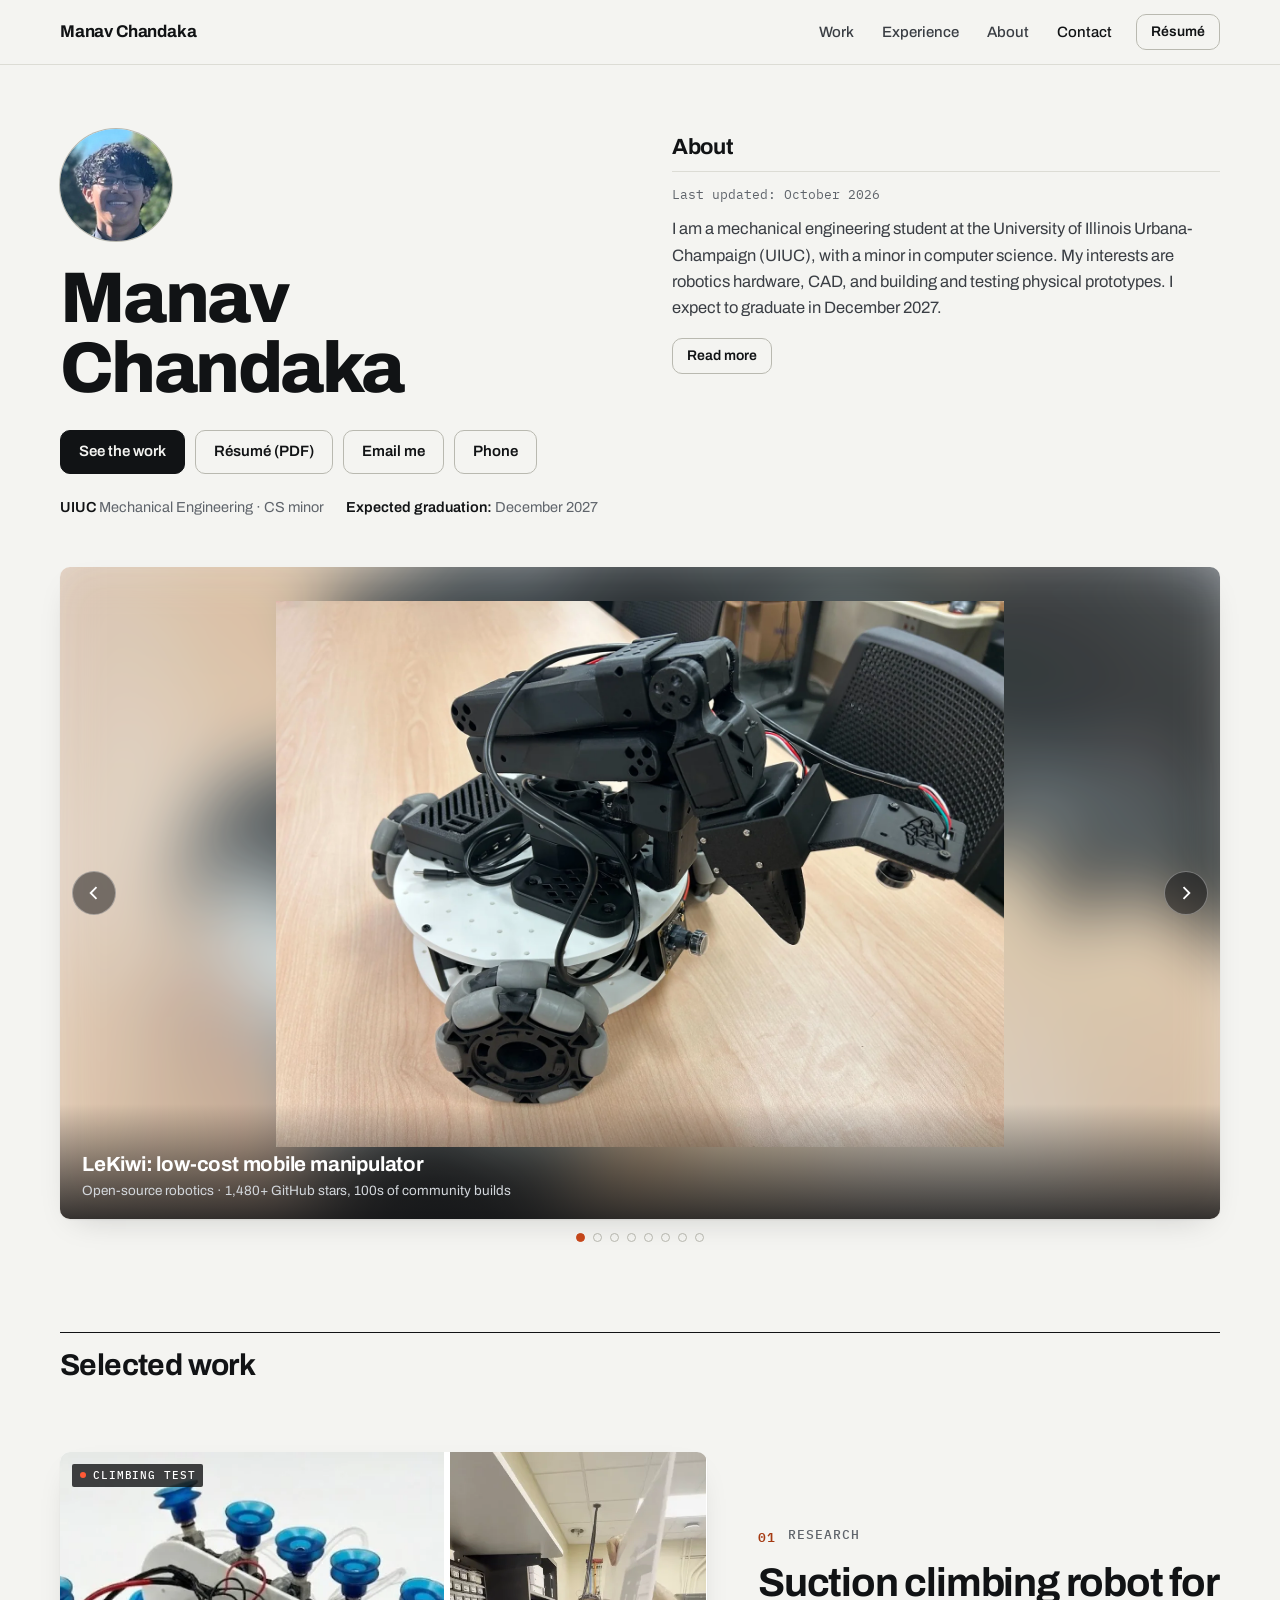
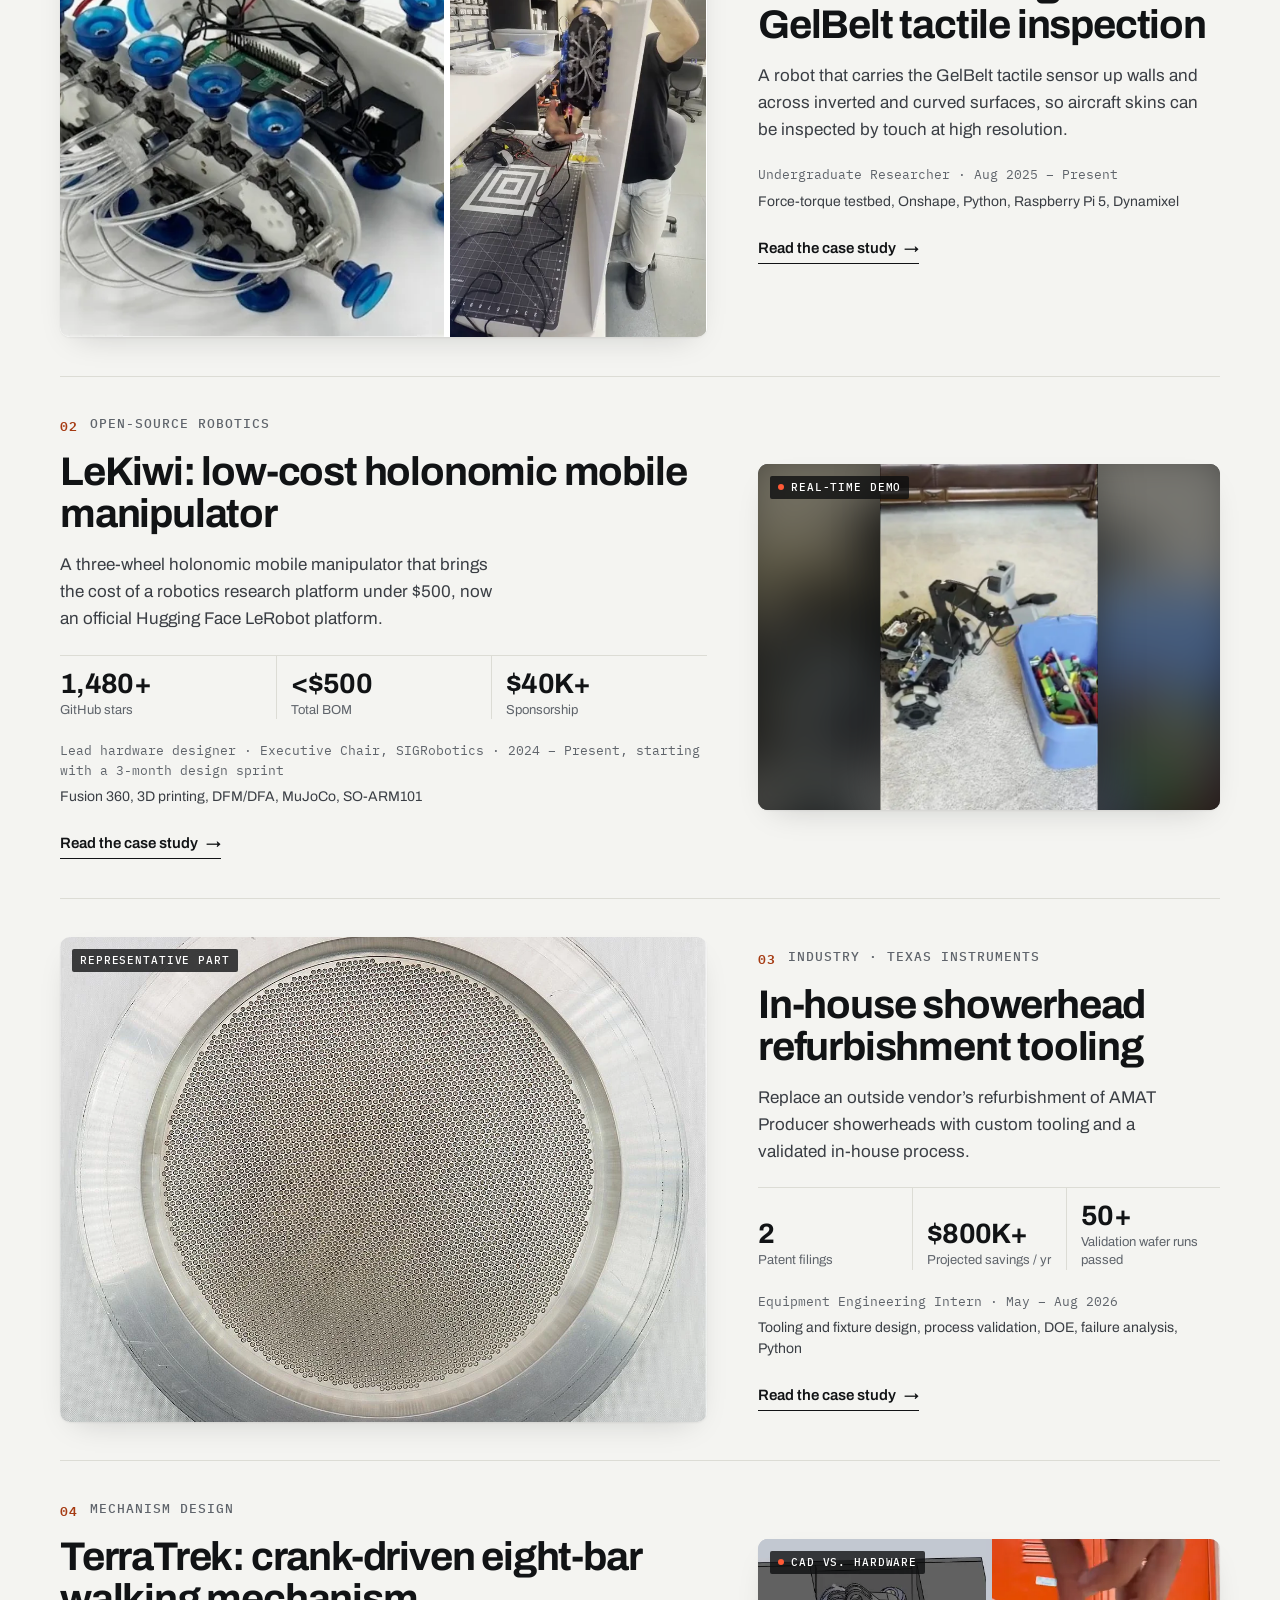
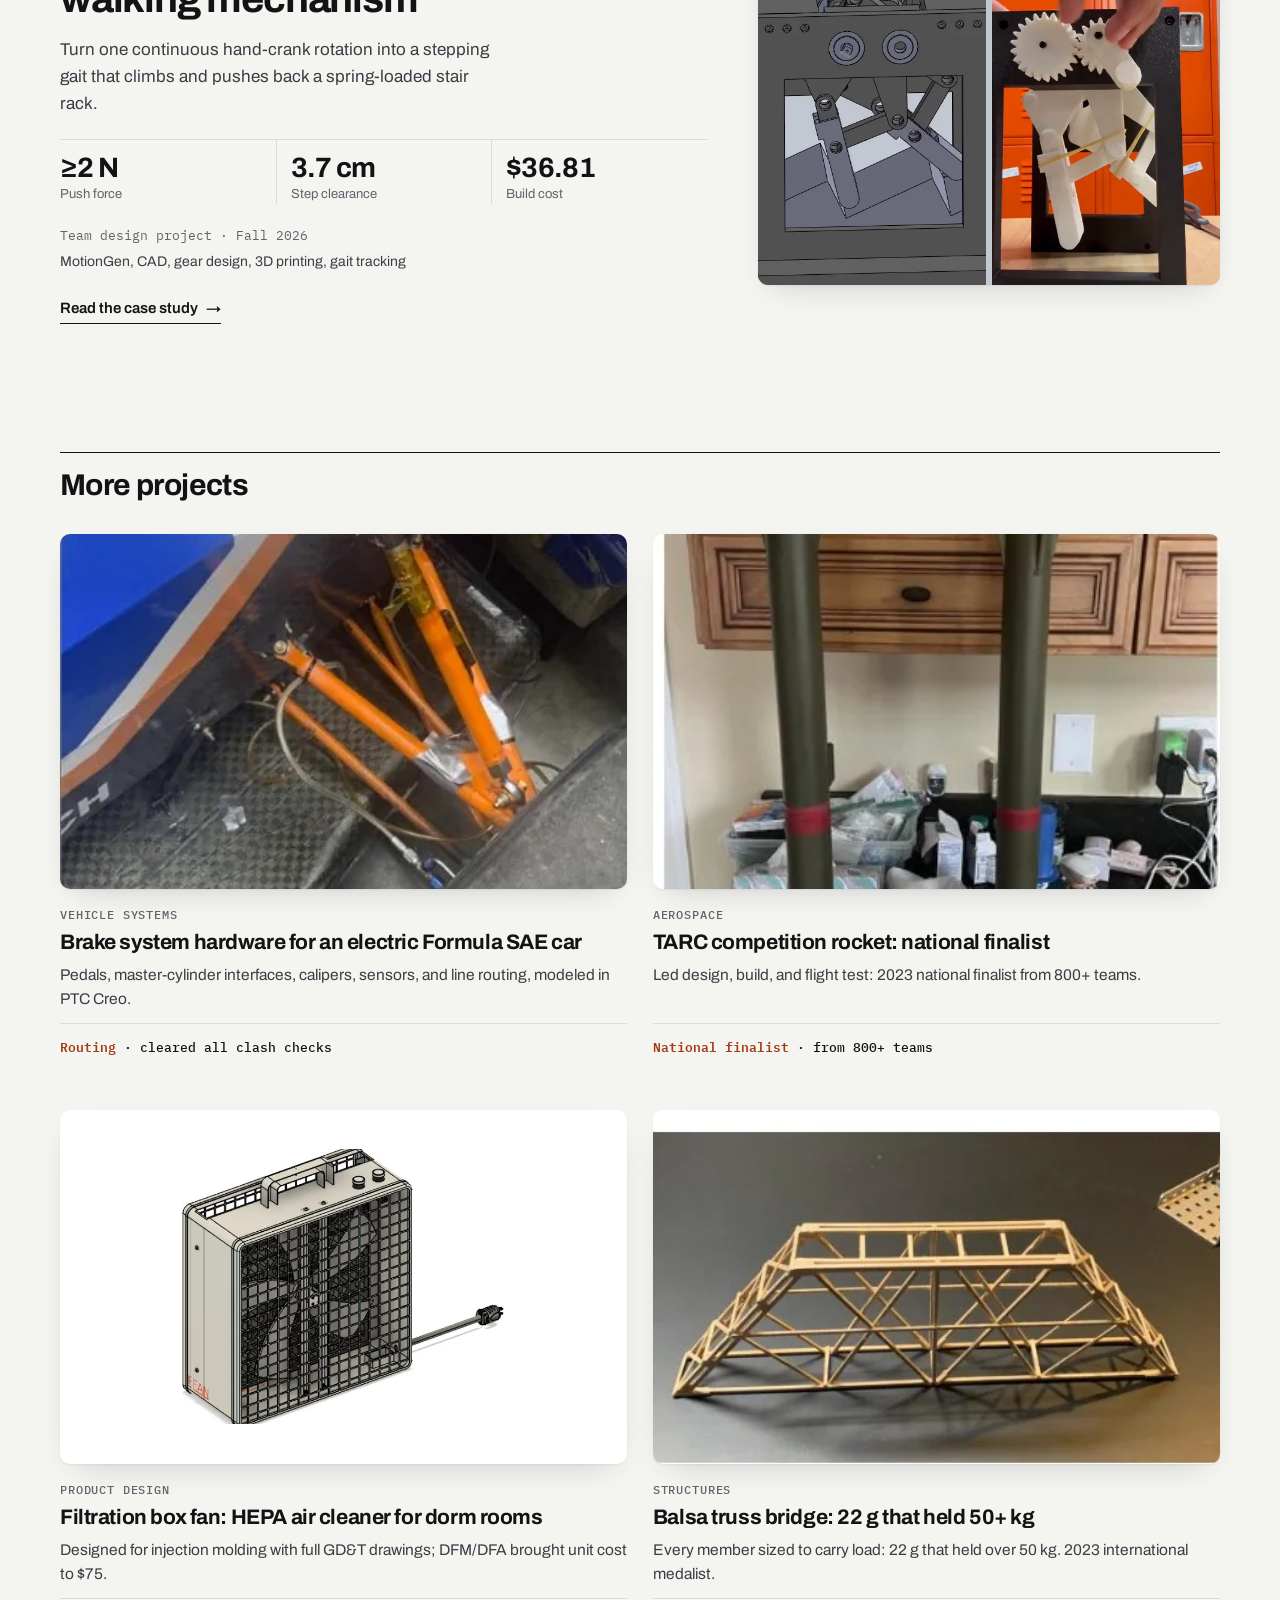
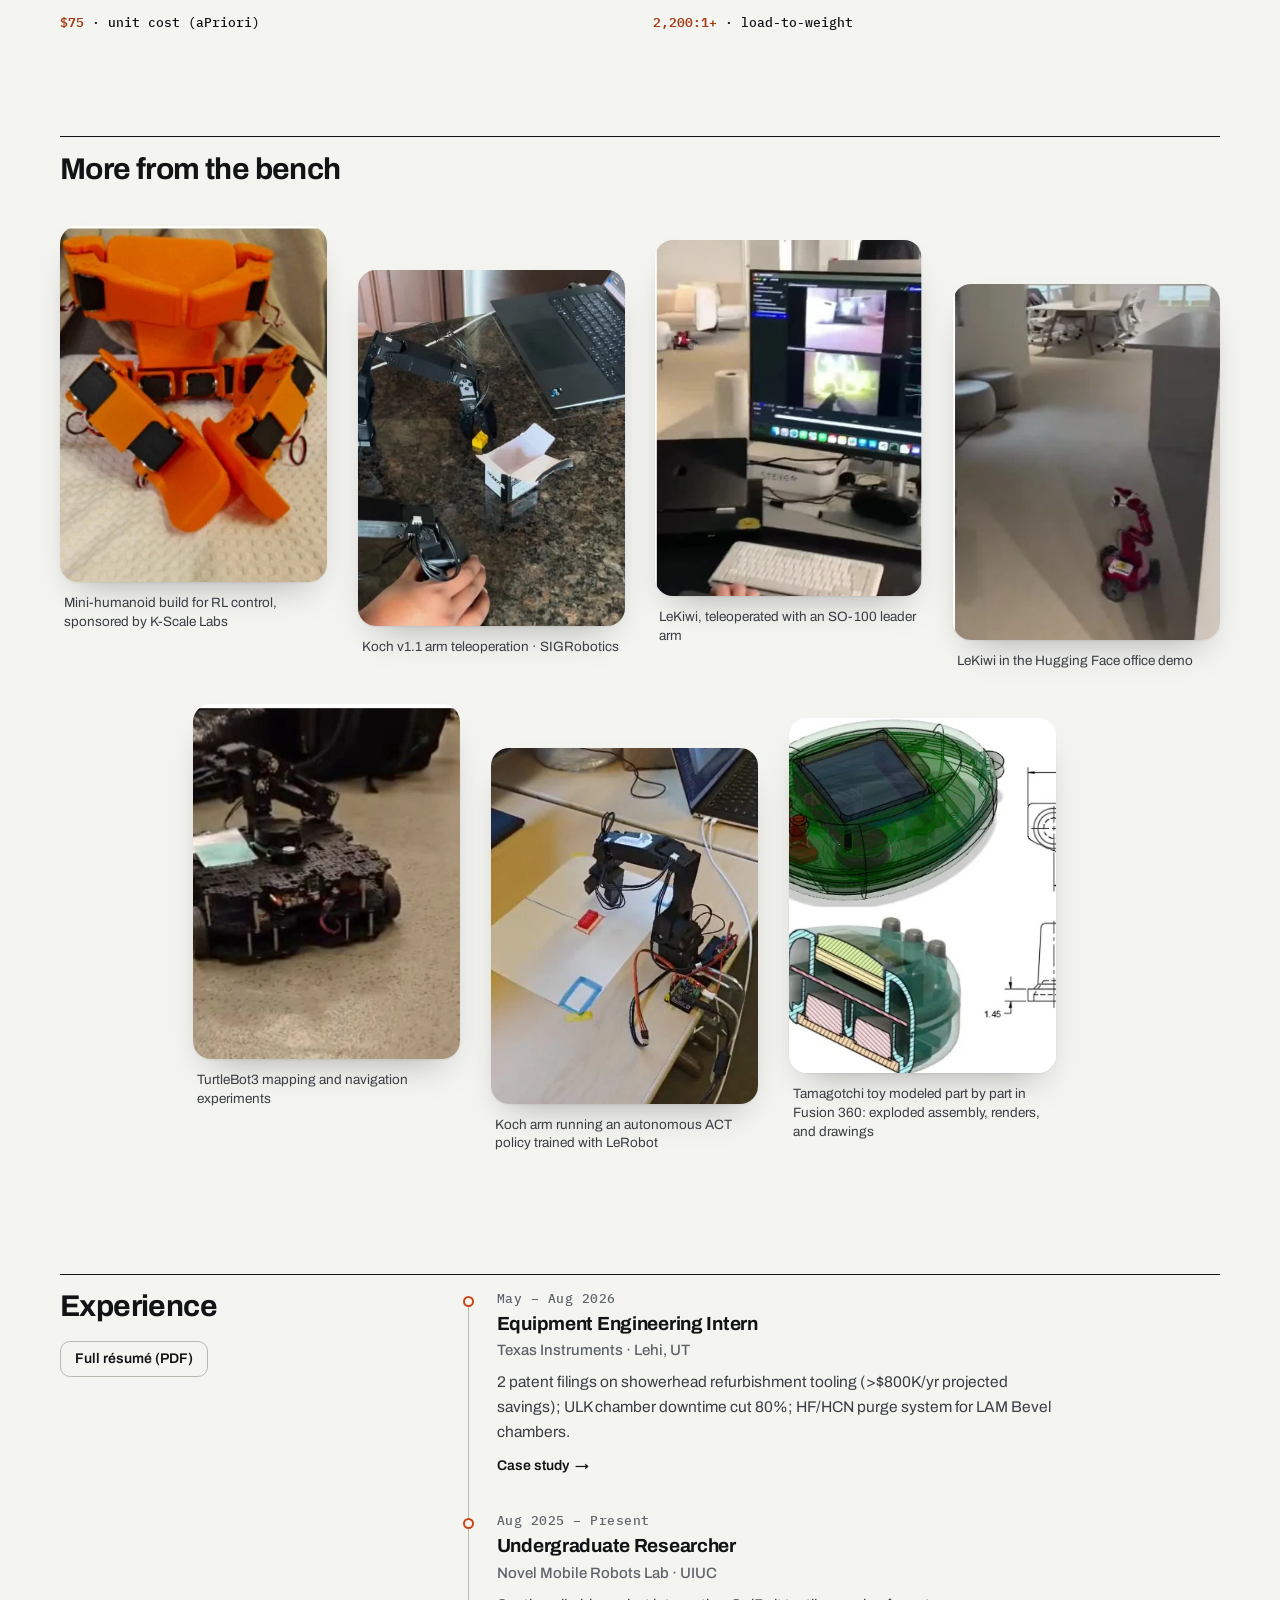
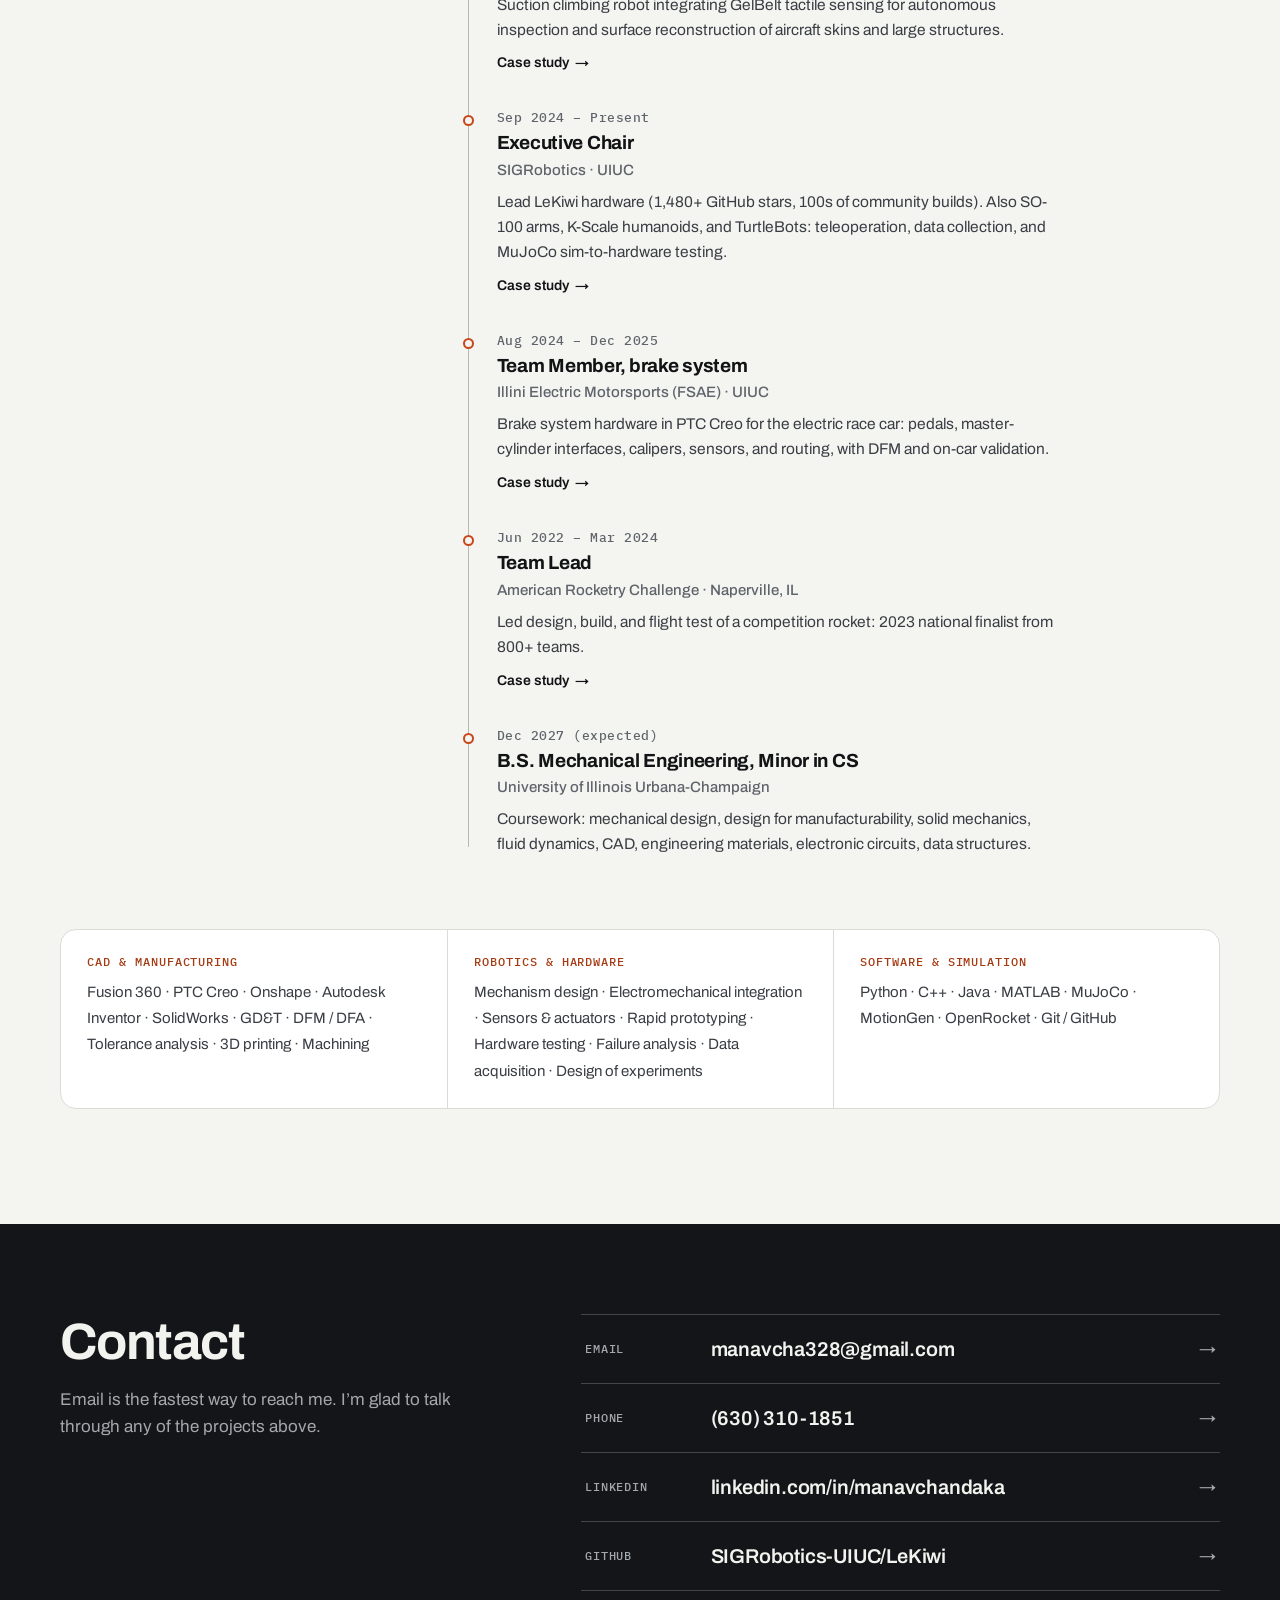
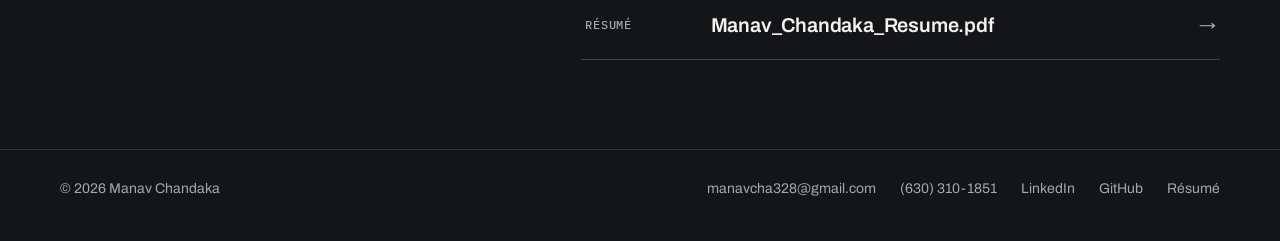
<file: index.html>
<!doctype html>
<html lang="en">
<head>
<meta charset="utf-8" />
<meta name="viewport" content="width=device-width, initial-scale=1, viewport-fit=cover" />
<title>Manav Chandaka · Mechanical Engineering &amp; Robotics Hardware</title>
<meta name="description" content="Manav Chandaka: UIUC mechanical engineering student who designs, builds, and tests robot hardware. Suction climbing robot research, the LeKiwi open-source mobile manipulator, and Texas Instruments equipment engineering." />
<!-- Kept out of search results by choice: anyone with the link can view the site. Remove this line to allow indexing. -->
<meta name="robots" content="noindex, nofollow" />
<link rel="canonical" href="https://manavcha328.github.io/" />
<meta property="og:type" content="website" />
<meta property="og:title" content="Manav Chandaka · Mechanical Engineering &amp; Robotics Hardware" />
<meta property="og:description" content="Manav Chandaka: UIUC mechanical engineering student who designs, builds, and tests robot hardware. Suction climbing robot research, the LeKiwi open-source mobile manipulator, and Texas Instruments equipment engineering." />
<meta property="og:url" content="https://manavcha328.github.io/" />
<meta property="og:image" content="https://manavcha328.github.io/assets/img/og-card.jpg" />
<meta name="twitter:card" content="summary_large_image" />
<meta name="theme-color" content="#f4f4f1" media="(prefers-color-scheme: light)" />
<meta name="theme-color" content="#0e0f11" media="(prefers-color-scheme: dark)" />
<link rel="icon" href="data:image/svg+xml,%3Csvg xmlns='http://www.w3.org/2000/svg' viewBox='0 0 32 32'%3E%3Crect width='32' height='32' rx='4' fill='%23111315'/%3E%3Cpath d='M7 23V9h3l6 8 6-8h3v14h-3v-9l-6 8-6-8v9z' fill='%23f4f4f1'/%3E%3C/svg%3E" />
<link rel="preconnect" href="https://fonts.googleapis.com" />
<link rel="preconnect" href="https://fonts.gstatic.com" crossorigin />
<link rel="stylesheet" href="https://fonts.googleapis.com/css2?family=Archivo:wdth,wght@100..125,400..800&family=IBM+Plex+Mono:wght@400;500;600&display=swap" />
<link rel="stylesheet" href="assets/css/site.css" />
</head>
<body data-home>
<a class="skip" href="#main">Skip to content</a>
<header class="site-header">
  <div class="wrap bar">
    <a class="brand" href="index.html"><span class="brand-name">Manav Chandaka</span></a>
    <button type="button" class="menu-btn" aria-expanded="false" aria-controls="site-nav"><span class="bars" aria-hidden="true"></span>Menu</button>
    <nav class="site-nav" id="site-nav" aria-label="Primary">
      <a href="#work">Work</a>
      <a href="#experience">Experience</a>
      <a href="#about">About</a>
      <a href="#contact">Contact</a>
      <a class="btn btn-sm" href="assets/Manav_Chandaka_Resume.pdf" target="_blank" rel="noopener">Résumé</a>
    </nav>
  </div>
</header>
<main id="main">
<section class="hero" aria-label="Introduction">
  <div class="wrap hero-grid">
    <div class="hero-copy">
      <img src="assets/img/headshot-sm.webp" width="400" height="400" alt="Portrait of Manav Chandaka" class="pfp-lg" fetchpriority="high" decoding="async" />
      <h1 class="hero-name">Manav<br />Chandaka</h1>
      <div class="hero-actions">
        <a class="btn primary" href="#work">See the work</a>
        <a class="btn" href="assets/Manav_Chandaka_Resume.pdf" target="_blank" rel="noopener">Résumé (PDF)</a>
        <a class="btn" href="mailto:manavcha328@gmail.com">Email me</a>
        <a class="btn" href="tel:+16303101851" aria-label="Phone: (630) 310-1851" title="(630) 310-1851">Phone</a>
      </div>
      <p class="facts"><span><b>UIUC</b> Mechanical Engineering · CS minor</span><span><b>Expected graduation:</b> December 2027</span></p>
    </div>
    <section id="about" class="hero-about" aria-labelledby="about-h">
      <h2 id="about-h">About</h2>
      <p class="updated">Last updated: October 2026</p>
      <p>I am a mechanical engineering student at the University of Illinois Urbana-Champaign (UIUC), with a minor in computer science. My interests are robotics hardware, CAD, and building and testing physical prototypes. I expect to graduate in December 2027.</p>
      <div id="about-more" hidden>
        <p>I do undergraduate research in UIUC’s Novel Mobile Robots Lab, where I work on a suction climbing robot for inspecting aircraft skins. I’m also the executive chair of SIGRobotics, a robotics club under ACM@UIUC. Leading the club has been one of my favorite parts of college. It’s where I designed LeKiwi, an open-source mobile manipulator that now has 100s of community builds.</p>
        <p>Last summer, I was an equipment engineering intern at Texas Instruments, where I designed tooling for semiconductor fab equipment. Two of those designs were filed as patent applications.</p>
        <p>Feel free to contact me by email (<a class="ext" href="mailto:manavcha328@gmail.com">manavcha328@gmail.com</a>), phone (<a class="ext" href="tel:+16303101851">(630) 310-1851</a>), or through <a class="ext" href="https://www.linkedin.com/in/manavchandaka/" target="_blank" rel="noopener">LinkedIn</a>, <a class="ext" href="https://github.com/SIGRobotics-UIUC/LeKiwi" target="_blank" rel="noopener nofollow">GitHub</a>, or my <a class="ext" href="assets/Manav_Chandaka_Resume.pdf" target="_blank" rel="noopener">résumé</a>. My full project deck is on <a class="ext" href="https://www.canva.com/design/DAGuM3NbWBQ/75xrgGBHBqUiWjThlxlV5A/view?utm_content=DAGuM3NbWBQ&amp;utm_campaign=designshare&amp;utm_medium=link2&amp;utm_source=uniquelinks&amp;utlId=ha6b7d31971" target="_blank" rel="noopener">Canva</a>.</p>
      </div>
      <button type="button" class="btn btn-sm" id="about-toggle" aria-expanded="false" aria-controls="about-more">Read more</button>
    </section>
  </div>
  <div class="wrap">
    <figure class="hero-show">
      <div class="show-frame" id="hero-slides">
        <a class="slide on" href="projects/lekiwi.html"><span class="slide-bg" style="background-image:url(assets/img/lekiwi-v1-real.webp)" aria-hidden="true"></span><img src="assets/img/lekiwi-v1-real.webp" width="1600" height="1200" alt="LeKiwi on a table: SO-ARM arm with gripper on a round white base with omni wheels" class="contain" fetchpriority="high" decoding="async" /><span class="slide-cap"><span class="t">LeKiwi: low-cost mobile manipulator</span><span class="s">Open-source robotics · 1,480+ GitHub stars, 100s of community builds</span></span></a><a class="slide" href="projects/climbing-robot.html" aria-hidden="true" tabindex="-1"><span class="slide-bg" style="background-image:url(assets/img/climber-robot.webp)" aria-hidden="true"></span><img src="assets/img/climber-robot.webp" width="902" height="641" alt="Suction climbing robot against a plain white background: white chassis with dual chain-drive tracks of blue suction cups, clear vacuum tubing, and a Raspberry Pi onboard" class="contain" loading="lazy" decoding="async" /><span class="slide-cap"><span class="t">Suction climbing robot + GelBelt sensing</span><span class="s">Research · Novel Mobile Robots Lab, UIUC</span></span></a><a class="slide" href="projects/fsae-brakes.html" aria-hidden="true" tabindex="-1"><span class="slide-bg" style="background-image:url(assets/img/fsae-brakes-car.webp)" aria-hidden="true"></span><img src="assets/img/fsae-brakes-car.webp" width="380" height="515" alt="Brake lines and orange suspension hardware installed on the Illini Electric Motorsports Formula SAE car" class="contain" loading="lazy" decoding="async" /><span class="slide-cap"><span class="t">Electric race-car brake system</span><span class="s">Vehicle systems · Illini Electric Motorsports (FSAE)</span></span></a><a class="slide" href="projects/terratrek.html" aria-hidden="true" tabindex="-1"><span class="slide-bg" style="background-image:url(assets/img/terratrek-prototype.webp)" aria-hidden="true"></span><img src="assets/img/terratrek-prototype.webp" width="1200" height="1600" alt="TerraTrek final prototype on a lab bench: black 3D-printed chassis with white eight-bar legs, drive gears, and the hand crank" class="contain" loading="lazy" decoding="async" /><span class="slide-cap"><span class="t">TerraTrek: crank-driven eight-bar walking mechanism</span><span class="s">Classwork · ME 370 Mechanical Design I</span></span></a><a class="slide" href="projects/tarc-rocket.html" aria-hidden="true" tabindex="-1"><span class="slide-bg" style="background-image:url(assets/img/tarc-rockets.webp)" aria-hidden="true"></span><img src="assets/img/tarc-rockets.webp" width="355" height="470" alt="The pair of TARC competition rockets with egg payload capsules before flight" class="contain" loading="lazy" decoding="async" /><span class="slide-cap"><span class="t">TARC competition rocket</span><span class="s">Aerospace · 2023 national finalist from 800+ teams</span></span></a><a class="slide" href="projects/filtration-fan.html" aria-hidden="true" tabindex="-1"><span class="slide-bg" style="background-image:url(assets/img/fan-render.webp)" aria-hidden="true"></span><img src="assets/img/fan-render.webp" width="570" height="485" alt="Fusion 360 render of the filtration box fan, a box fan with a disposable HEPA filter behind the front grille" class="contain" loading="lazy" decoding="async" /><span class="slide-cap"><span class="t">Filtration box fan</span><span class="s">Product design · HEPA air cleaner for dorm rooms</span></span></a><a class="slide" href="projects/bridge.html" aria-hidden="true" tabindex="-1"><span class="slide-bg" style="background-image:url(assets/img/bridge.webp)" aria-hidden="true"></span><img src="assets/img/bridge.webp" width="485" height="290" alt="Balsa wood truss bridge built for the IIT International Bridge Building Contest" class="contain" loading="lazy" decoding="async" /><span class="slide-cap"><span class="t">IIT bridge building contest</span><span class="s">Structures · a 22 g balsa truss that held 50+ kg</span></span></a><a class="slide" href="projects/ti-showerhead.html" aria-hidden="true" tabindex="-1"><span class="slide-bg" style="background-image:url(assets/img/ti-producer-faceplate.webp)" aria-hidden="true"></span><img src="assets/img/ti-producer-faceplate.webp" width="1200" height="1200" alt="Applied Materials Producer 300 mm showerhead faceplate: a machined aluminum ring around a dense field of gas holes" class="contain" loading="lazy" decoding="async" /><span class="slide-cap"><span class="t">AMAT showerhead refurbishment</span><span class="s">Texas Instruments · in-house tooling, two patent filings</span></span></a>
        <button type="button" class="show-arrow prev" aria-label="Previous slide"><svg viewBox="0 0 24 24" fill="none" stroke="currentColor" stroke-width="2.2" aria-hidden="true"><path d="M15 5l-7 7 7 7"/></svg></button>
        <button type="button" class="show-arrow next" aria-label="Next slide"><svg viewBox="0 0 24 24" fill="none" stroke="currentColor" stroke-width="2.2" aria-hidden="true"><path d="M9 5l7 7-7 7"/></svg></button>
      </div>
      <div class="show-dots" role="group" aria-label="Choose slide"></div>
    </figure>
  </div>
</section>
<section class="section" id="work" aria-labelledby="work-h">
  <div class="wrap">
    <div class="sec-head"><h2 id="work-h">Selected work</h2></div>
    <div class="features">
      <article class="feature">
        <a class="feature-link" href="projects/climbing-robot.html">
          <div class="feature-media"><span class="badge live">Climbing test</span><div class="split photo-clip"><img src="assets/img/climber-robot.webp" width="902" height="641" alt="Suction climbing robot against a plain white background: white chassis with dual chain-drive tracks of blue suction cups, clear vacuum tubing, and a Raspberry Pi onboard" loading="lazy" decoding="async" /><video data-loop muted loop playsinline preload="none" poster="assets/img/climber-climb-poster.webp" aria-label="The climbing robot holding onto a panel as it is tilted to vertical, then climbing it"><source src="assets/video/climber-climb.mp4" type="video/mp4" /></video></div></div>
          <div class="feature-body">
            <p class="feature-idx"><b>01</b><span>Research</span></p>
            <h3 class="feature-title">Suction climbing robot for GelBelt tactile inspection</h3>
            <p class="feature-obj">A robot that carries the GelBelt tactile sensor up walls and across inverted and curved surfaces, so aircraft skins can be inspected by touch at high resolution.</p>
            
            <p class="feature-role">Undergraduate Researcher · Aug 2025 – Present</p>
            <p class="feature-tools">Force-torque testbed, Onshape, Python, Raspberry Pi 5, Dynamixel</p>
            <span class="feature-cta">Read the case study <span class="ar" aria-hidden="true">→</span></span>
          </div>
        </a>
      </article>
      <article class="feature flip">
        <a class="feature-link" href="projects/lekiwi.html">
          <div class="feature-media video-fill"><span class="vf-bg" style="background-image:url(assets/img/lekiwi-loop-poster.webp)" aria-hidden="true"></span><span class="badge live">Real-time demo</span><video data-loop muted loop playsinline preload="none" poster="assets/img/lekiwi-loop-poster.webp" aria-label="LeKiwi V2 driving up to an object and picking it up"><source src="assets/video/lekiwi-loop.mp4" type="video/mp4" /></video></div>
          <div class="feature-body">
            <p class="feature-idx"><b>02</b><span>Open-source robotics</span></p>
            <h3 class="feature-title">LeKiwi: low-cost holonomic mobile manipulator</h3>
            <p class="feature-obj">A three-wheel holonomic mobile manipulator that brings the cost of a robotics research platform under $500, now an official Hugging Face LeRobot platform.</p>
            <dl class="metrics"><div><dt>GitHub stars</dt><dd>1,480+</dd></div><div><dt>Total BOM</dt><dd>&lt;$500</dd></div><div><dt>Sponsorship</dt><dd>$40K+</dd></div></dl>
            <p class="feature-role">Lead hardware designer · Executive Chair, SIGRobotics · 2024 – Present, starting with a 3-month design sprint</p>
            <p class="feature-tools">Fusion 360, 3D printing, DFM/DFA, MuJoCo, SO-ARM101</p>
            <span class="feature-cta">Read the case study <span class="ar" aria-hidden="true">→</span></span>
          </div>
        </a>
      </article>
      <article class="feature">
        <a class="feature-link" href="projects/ti-showerhead.html">
          <div class="feature-media"><span class="badge">Representative part</span><img src="assets/img/ti-producer-faceplate.webp" width="1200" height="1200" alt="Applied Materials Producer 300 mm showerhead faceplate: a machined aluminum ring around a dense field of gas holes" loading="lazy" decoding="async" /></div>
          <div class="feature-body">
            <p class="feature-idx"><b>03</b><span>Industry · Texas Instruments</span></p>
            <h3 class="feature-title">In-house showerhead refurbishment tooling</h3>
            <p class="feature-obj">Replace an outside vendor’s refurbishment of AMAT Producer showerheads with custom tooling and a validated in-house process.</p>
            <dl class="metrics"><div><dt>Patent filings</dt><dd>2</dd></div><div><dt>Projected savings / yr</dt><dd>$800K+</dd></div><div><dt>Validation wafer runs passed</dt><dd>50+</dd></div></dl>
            <p class="feature-role">Equipment Engineering Intern · May – Aug 2026</p>
            <p class="feature-tools">Tooling and fixture design, process validation, DOE, failure analysis, Python</p>
            <span class="feature-cta">Read the case study <span class="ar" aria-hidden="true">→</span></span>
          </div>
        </a>
      </article>
      <article class="feature flip">
        <a class="feature-link" href="projects/terratrek.html">
          <div class="feature-media"><span class="badge live">CAD vs. hardware</span><div class="split cad-hw"><video data-loop muted loop playsinline preload="none" poster="assets/img/terratrek-cad-walk-poster.webp" aria-label="CAD animation of TerraTrek stepping over the stair rack"><source src="assets/video/terratrek-cad-walk.mp4" type="video/mp4" /></video><video data-loop muted loop playsinline preload="none" poster="assets/img/terratrek-gait-poster.webp" aria-label="TerraTrek leg linkage stepping as the crank is turned by hand"><source src="assets/video/terratrek-gait.mp4" type="video/mp4" /></video></div></div>
          <div class="feature-body">
            <p class="feature-idx"><b>04</b><span>Mechanism design</span></p>
            <h3 class="feature-title">TerraTrek: crank-driven eight-bar walking mechanism</h3>
            <p class="feature-obj">Turn one continuous hand-crank rotation into a stepping gait that climbs and pushes back a spring-loaded stair rack.</p>
            <dl class="metrics"><div><dt>Push force</dt><dd>≥2 N</dd></div><div><dt>Step clearance</dt><dd>3.7 cm</dd></div><div><dt>Build cost</dt><dd>$36.81</dd></div></dl>
            <p class="feature-role">Team design project · Fall 2026</p>
            <p class="feature-tools">MotionGen, CAD, gear design, 3D printing, gait tracking</p>
            <span class="feature-cta">Read the case study <span class="ar" aria-hidden="true">→</span></span>
          </div>
        </a>
      </article>
    </div>
  </div>
</section>
<section class="section" aria-labelledby="more-h">
  <div class="wrap">
    <div class="sec-head"><h2 id="more-h">More projects</h2></div>
    <div class="cards">
      <a class="card" href="projects/fsae-brakes.html">
        <div class="card-media"><img src="assets/img/fsae-brakes-car.webp" width="380" height="515" alt="Brake lines and orange suspension hardware installed on the Illini Electric Motorsports Formula SAE car" loading="lazy" decoding="async" /></div>
        <p class="card-kicker">Vehicle systems</p>
        <h3 class="card-title">Brake system hardware for an electric Formula SAE car</h3>
        <p class="card-desc">Pedals, master-cylinder interfaces, calipers, sensors, and line routing, modeled in PTC Creo.</p>
        <p class="card-stat"><b>Routing</b> · cleared all clash checks</p>
      </a>
      <a class="card" href="projects/tarc-rocket.html">
        <div class="card-media"><img src="assets/img/tarc-rockets.webp" width="355" height="470" alt="The pair of TARC competition rockets with egg payload capsules before flight" loading="lazy" decoding="async" /></div>
        <p class="card-kicker">Aerospace</p>
        <h3 class="card-title">TARC competition rocket: national finalist</h3>
        <p class="card-desc">Led design, build, and flight test: 2023 national finalist from 800+ teams.</p>
        <p class="card-stat"><b>National finalist</b> · from 800+ teams</p>
      </a>
      <a class="card" href="projects/filtration-fan.html">
        <div class="card-media"><img src="assets/img/fan-render.webp" width="570" height="485" alt="Fusion 360 render of the filtration box fan, a box fan with a disposable HEPA filter behind the front grille" class="contain" loading="lazy" decoding="async" /></div>
        <p class="card-kicker">Product design</p>
        <h3 class="card-title">Filtration box fan: HEPA air cleaner for dorm rooms</h3>
        <p class="card-desc">Designed for injection molding with full GD&amp;T drawings; DFM/DFA brought unit cost to $75.</p>
        <p class="card-stat"><b>$75</b> · unit cost (aPriori)</p>
      </a>
      <a class="card" href="projects/bridge.html">
        <div class="card-media"><img src="assets/img/bridge.webp" width="485" height="290" alt="Balsa wood truss bridge built for the IIT International Bridge Building Contest" loading="lazy" decoding="async" /></div>
        <p class="card-kicker">Structures</p>
        <h3 class="card-title">Balsa truss bridge: 22 g that held 50+ kg</h3>
        <p class="card-desc">Every member sized to carry load: 22 g that held over 50 kg. 2023 international medalist.</p>
        <p class="card-stat"><b>2,200:1+</b> · load-to-weight</p>
      </a>
    </div>
  </div>
</section>
<section class="section" aria-labelledby="bench-h">
  <div class="wrap">
    <div class="sec-head"><h2 id="bench-h">More from the bench</h2></div>
    <div class="float-field">
      <figure class="float-item" style="--i:0"><a class="float-card lb" href="assets/img/bench-humanoid.webp" data-cap="Mini-humanoid build for RL control, sponsored by K-Scale Labs"><img src="assets/img/bench-humanoid.webp" width="450" height="495" alt="Orange 3D-printed mini-humanoid robot built at SIGRobotics" loading="lazy" decoding="async" style="object-position:50% 30%" /></a><figcaption>Mini-humanoid build for RL control, sponsored by K-Scale Labs</figcaption></figure>
      <figure class="float-item" style="--i:1"><a class="float-card lb" href="assets/img/bench-koch-teleop.webp" data-cap="Koch v1.1 arm teleoperation · SIGRobotics"><img src="assets/img/bench-koch-teleop.webp" width="930" height="520" alt="Leader-follower teleoperation of low-cost Koch v1.1 robot arms next to a laptop" loading="lazy" decoding="async" style="object-position:50% 50%" /></a><figcaption>Koch v1.1 arm teleoperation · SIGRobotics</figcaption></figure>
      <figure class="float-item" style="--i:2"><a class="float-card lb" href="assets/img/bench-lekiwi-teleop.webp" data-cap="LeKiwi, teleoperated with an SO-100 leader arm"><img src="assets/img/bench-lekiwi-teleop.webp" width="470" height="770" alt="LeKiwi promo still, the robot being remotely teleoperated with an SO-100 leader arm" loading="lazy" decoding="async" style="object-position:50% 20%" /></a><figcaption>LeKiwi, teleoperated with an SO-100 leader arm</figcaption></figure>
      <figure class="float-item" style="--i:3"><a class="float-card lb" href="assets/img/bench-lekiwi-hf.webp" data-cap="LeKiwi in the Hugging Face office demo"><img src="assets/img/bench-lekiwi-hf.webp" width="425" height="775" alt="Red LeKiwi unit running in the Hugging Face office demo" loading="lazy" decoding="async" style="object-position:50% 85%" /></a><figcaption>LeKiwi in the Hugging Face office demo</figcaption></figure>
      <figure class="float-item" style="--i:4"><a class="float-card lb" href="assets/img/bench-turtlebot.webp" data-cap="TurtleBot3 mapping and navigation experiments"><img src="assets/img/bench-turtlebot.webp" width="920" height="920" alt="TurtleBot3 with an arm mounted on top, used for mapping and navigation experiments" loading="lazy" decoding="async" style="object-position:50% 45%" /></a><figcaption>TurtleBot3 mapping and navigation experiments</figcaption></figure>
      <figure class="float-item" style="--i:5"><a class="float-card lb" href="assets/img/bench-koch-act.webp" data-cap="Koch arm running an autonomous ACT policy trained with LeRobot"><img src="assets/img/bench-koch-act.webp" width="455" height="840" alt="Koch arm running an autonomous ACT policy at a bench with a laptop" loading="lazy" decoding="async" style="object-position:50% 45%" /></a><figcaption>Koch arm running an autonomous ACT policy trained with LeRobot</figcaption></figure>
      <figure class="float-item" style="--i:6"><a class="float-card lb" href="assets/img/tamagotchi.webp" data-cap="Tamagotchi toy modeled part by part in Fusion 360: exploded assembly, renders, and drawings"><img src="assets/img/tamagotchi.webp" width="1135" height="465" alt="Tamagotchi toy model in Fusion 360, exploded assembly, translucent shell render, and part drawings" loading="lazy" decoding="async" style="object-position:30% 50%" /></a><figcaption>Tamagotchi toy modeled part by part in Fusion 360: exploded assembly, renders, and drawings</figcaption></figure>
    </div>
  </div>
</section>
<section class="section" id="experience" aria-labelledby="xp-h">
  <div class="wrap xp-wrap">
    <div class="xp-side">
      <h2 id="xp-h">Experience</h2>
      <a class="btn btn-sm" href="assets/Manav_Chandaka_Resume.pdf" target="_blank" rel="noopener">Full résumé (PDF)</a>
    </div>
    <ol class="timeline">
      <li class="tl-item">
        <p class="tl-when">May – Aug 2026</p>
        <h3>Equipment Engineering Intern</h3>
        <p class="tl-org">Texas Instruments · Lehi, UT</p>
        <p class="tl-text">2 patent filings on showerhead refurbishment tooling (&gt;$800K/yr projected savings); ULK chamber downtime cut 80%; HF/HCN purge system for LAM Bevel chambers.</p>
        <a class="tl-link" href="projects/ti-showerhead.html">Case study <span class="ar" aria-hidden="true">→</span></a>
      </li>
      <li class="tl-item">
        <p class="tl-when">Aug 2025 – Present</p>
        <h3>Undergraduate Researcher</h3>
        <p class="tl-org">Novel Mobile Robots Lab · UIUC</p>
        <p class="tl-text">Suction climbing robot integrating GelBelt tactile sensing for autonomous inspection and surface reconstruction of aircraft skins and large structures.</p>
        <a class="tl-link" href="projects/climbing-robot.html">Case study <span class="ar" aria-hidden="true">→</span></a>
      </li>
      <li class="tl-item">
        <p class="tl-when">Sep 2024 – Present</p>
        <h3>Executive Chair</h3>
        <p class="tl-org">SIGRobotics · UIUC</p>
        <p class="tl-text">Lead LeKiwi hardware (1,480+ GitHub stars, 100s of community builds). Also SO-100 arms, K-Scale humanoids, and TurtleBots: teleoperation, data collection, and MuJoCo sim-to-hardware testing.</p>
        <a class="tl-link" href="projects/lekiwi.html">Case study <span class="ar" aria-hidden="true">→</span></a>
      </li>
      <li class="tl-item">
        <p class="tl-when">Aug 2024 – Dec 2025</p>
        <h3>Team Member, brake system</h3>
        <p class="tl-org">Illini Electric Motorsports (FSAE) · UIUC</p>
        <p class="tl-text">Brake system hardware in PTC Creo for the electric race car: pedals, master-cylinder interfaces, calipers, sensors, and routing, with DFM and on-car validation.</p>
        <a class="tl-link" href="projects/fsae-brakes.html">Case study <span class="ar" aria-hidden="true">→</span></a>
      </li>
      <li class="tl-item">
        <p class="tl-when">Jun 2022 – Mar 2024</p>
        <h3>Team Lead</h3>
        <p class="tl-org">American Rocketry Challenge · Naperville, IL</p>
        <p class="tl-text">Led design, build, and flight test of a competition rocket: 2023 national finalist from 800+ teams.</p>
        <a class="tl-link" href="projects/tarc-rocket.html">Case study <span class="ar" aria-hidden="true">→</span></a>
      </li>
      <li class="tl-item">
        <p class="tl-when">Dec 2027 (expected)</p>
        <h3>B.S. Mechanical Engineering, Minor in CS</h3>
        <p class="tl-org">University of Illinois Urbana-Champaign</p>
        <p class="tl-text">Coursework: mechanical design, design for manufacturability, solid mechanics, fluid dynamics, CAD, engineering materials, electronic circuits, data structures.</p>
        
      </li>
    </ol>
  </div>
  <div class="wrap">
    <div class="skills-panel">
      <div><h3>CAD & manufacturing</h3><p>Fusion 360 · PTC Creo · Onshape · Autodesk Inventor · SolidWorks · GD&amp;T · DFM / DFA · Tolerance analysis · 3D printing · Machining</p></div>
      <div><h3>Robotics & hardware</h3><p>Mechanism design · Electromechanical integration · Sensors &amp; actuators · Rapid prototyping · Hardware testing · Failure analysis · Data acquisition · Design of experiments</p></div>
      <div><h3>Software & simulation</h3><p>Python · C++ · Java · MATLAB · MuJoCo · MotionGen · OpenRocket · Git / GitHub</p></div>
    </div>
  </div>
</section>
<section class="contact" id="contact" aria-labelledby="contact-h">
  <div class="wrap contact-grid">
    <div>
      <h2 id="contact-h" class="contact-title">Contact</h2>
      <p class="lead">Email is the fastest way to reach me. I’m glad to talk through any of the projects above.</p>
    </div>
    <div class="c-rows"><a class="c-row" href="mailto:manavcha328@gmail.com"><span class="c-k">Email</span><span class="c-v">manavcha328@gmail.com</span><span class="ar" aria-hidden="true">→</span></a><a class="c-row" href="tel:+16303101851"><span class="c-k">Phone</span><span class="c-v">(630) 310-1851</span><span class="ar" aria-hidden="true">→</span></a><a class="c-row" href="https://www.linkedin.com/in/manavchandaka/" target="_blank" rel="noopener"><span class="c-k">LinkedIn</span><span class="c-v">linkedin.com/in/manavchandaka</span><span class="ar" aria-hidden="true">→</span></a><a class="c-row" href="https://github.com/SIGRobotics-UIUC/LeKiwi" target="_blank" rel="noopener nofollow"><span class="c-k">GitHub</span><span class="c-v">SIGRobotics-UIUC/LeKiwi</span><span class="ar" aria-hidden="true">→</span></a><a class="c-row" href="assets/Manav_Chandaka_Resume.pdf" target="_blank" rel="noopener"><span class="c-k">Résumé</span><span class="c-v">Manav_Chandaka_Resume.pdf</span><span class="ar" aria-hidden="true">→</span></a></div>
  </div>
</section>
</main>
<footer class="site-footer">
  <div class="wrap foot">
    <span>© 2026 Manav Chandaka</span>
    <span class="sp"></span>
    <a href="mailto:manavcha328@gmail.com">manavcha328@gmail.com</a>
    <a href="tel:+16303101851">(630) 310-1851</a>
    <a href="https://www.linkedin.com/in/manavchandaka/" target="_blank" rel="noopener">LinkedIn</a>
    <a href="https://github.com/SIGRobotics-UIUC/LeKiwi" target="_blank" rel="noopener nofollow">GitHub</a>
    <a href="assets/Manav_Chandaka_Resume.pdf" target="_blank" rel="noopener">Résumé</a>
  </div>
</footer>
<dialog class="lightbox" id="lightbox" aria-label="Image viewer">
  <div class="lb-stage">
    <div class="lb-top"><span class="lb-count"></span><button type="button" class="lb-btn lb-close" aria-label="Close viewer"><svg viewBox="0 0 24 24" fill="none" stroke="currentColor" stroke-width="2" aria-hidden="true"><path d="M6 6l12 12M18 6L6 18"/></svg></button></div>
    <div class="lb-img-wrap">
      <button type="button" class="lb-btn lb-prev" aria-label="Previous image"><svg viewBox="0 0 24 24" fill="none" stroke="currentColor" stroke-width="2" aria-hidden="true"><path d="M15 5l-7 7 7 7"/></svg></button>
      <img alt="" />
      <button type="button" class="lb-btn lb-next" aria-label="Next image"><svg viewBox="0 0 24 24" fill="none" stroke="currentColor" stroke-width="2" aria-hidden="true"><path d="M9 5l7 7-7 7"/></svg></button>
    </div>
    <p class="lb-cap"></p>
  </div>
</dialog>
<script src="assets/js/site.js" defer></script>
<script data-goatcounter="https://manavcha328.goatcounter.com/count" async src="https://gc.zgo.at/count.js"></script>
</body>
</html>
</file>
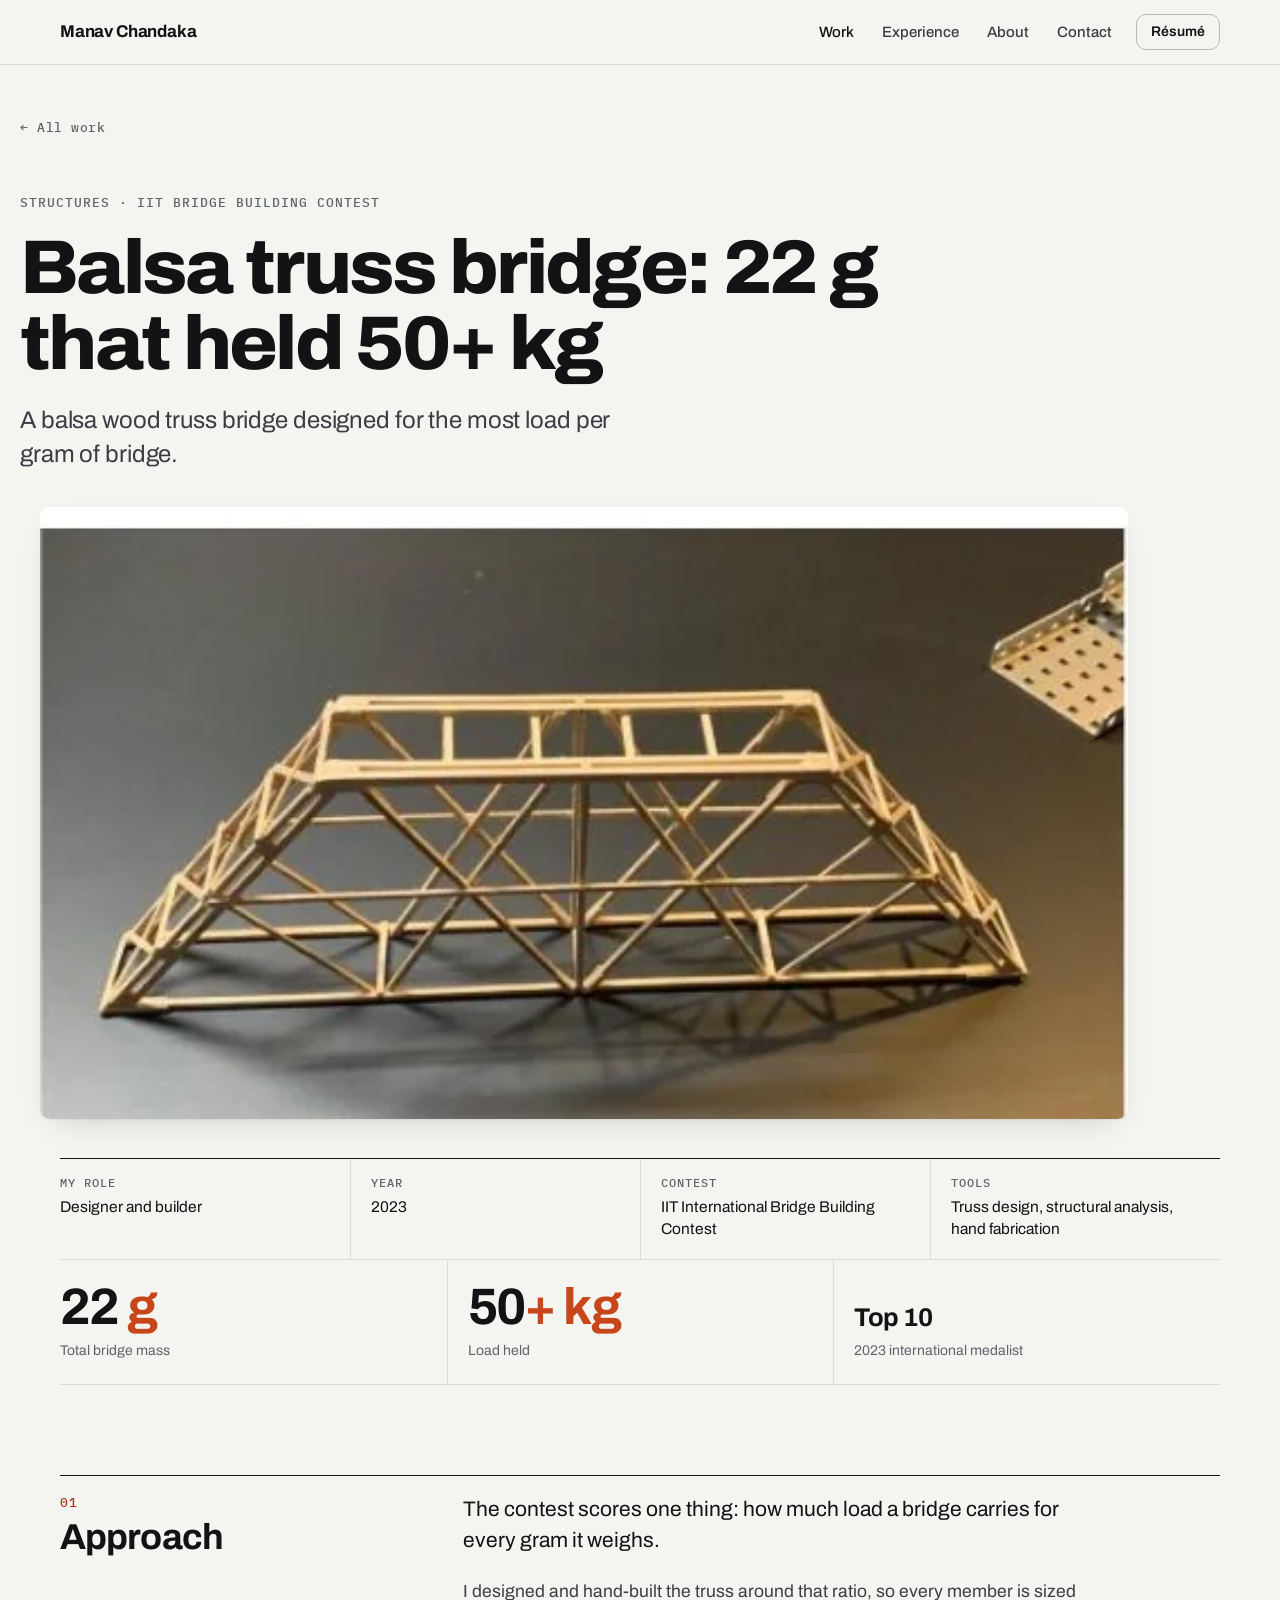
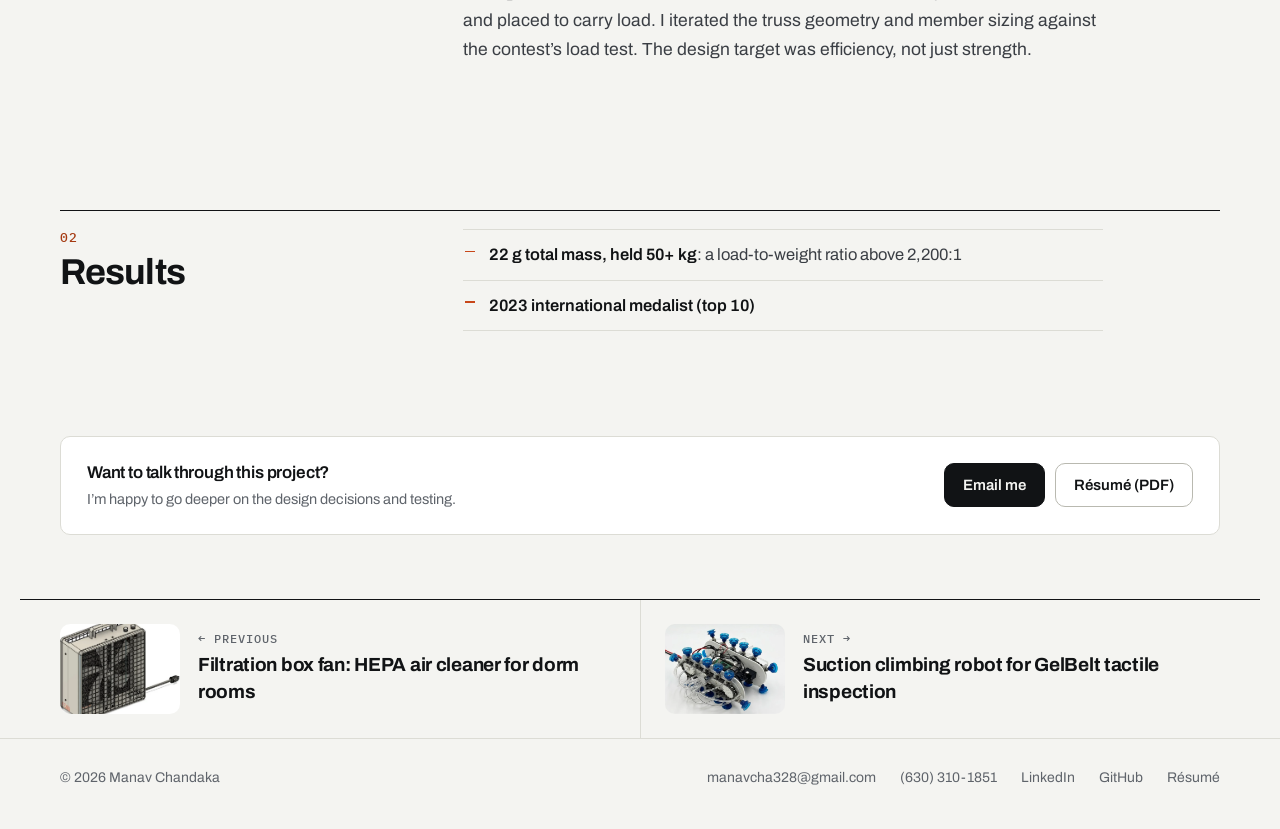
<file: projects/bridge.html>
<!doctype html>
<html lang="en">
<head>
<meta charset="utf-8" />
<meta name="viewport" content="width=device-width, initial-scale=1, viewport-fit=cover" />
<title>Balsa truss bridge: 22 g that held 50+ kg · Manav Chandaka</title>
<meta name="description" content="A balsa wood truss bridge designed for the most load per gram of bridge." />
<!-- Kept out of search results by choice: anyone with the link can view the site. Remove this line to allow indexing. -->
<meta name="robots" content="noindex, nofollow" />
<link rel="canonical" href="https://manavcha328.github.io/projects/bridge.html" />
<meta property="og:type" content="website" />
<meta property="og:title" content="Balsa truss bridge: 22 g that held 50+ kg · Manav Chandaka" />
<meta property="og:description" content="A balsa wood truss bridge designed for the most load per gram of bridge." />
<meta property="og:url" content="https://manavcha328.github.io/projects/bridge.html" />
<meta property="og:image" content="https://manavcha328.github.io/assets/img/bridge.webp" />
<meta name="twitter:card" content="summary_large_image" />
<meta name="theme-color" content="#f4f4f1" media="(prefers-color-scheme: light)" />
<meta name="theme-color" content="#0e0f11" media="(prefers-color-scheme: dark)" />
<link rel="icon" href="data:image/svg+xml,%3Csvg xmlns='http://www.w3.org/2000/svg' viewBox='0 0 32 32'%3E%3Crect width='32' height='32' rx='4' fill='%23111315'/%3E%3Cpath d='M7 23V9h3l6 8 6-8h3v14h-3v-9l-6 8-6-8v9z' fill='%23f4f4f1'/%3E%3C/svg%3E" />
<link rel="preconnect" href="https://fonts.googleapis.com" />
<link rel="preconnect" href="https://fonts.gstatic.com" crossorigin />
<link rel="stylesheet" href="https://fonts.googleapis.com/css2?family=Archivo:wdth,wght@100..125,400..800&family=IBM+Plex+Mono:wght@400;500;600&display=swap" />
<link rel="stylesheet" href="../assets/css/site.css" />
</head>
<body>
<a class="skip" href="#main">Skip to content</a>
<header class="site-header">
  <div class="wrap bar">
    <a class="brand" href="../index.html"><span class="brand-name">Manav Chandaka</span></a>
    <button type="button" class="menu-btn" aria-expanded="false" aria-controls="site-nav"><span class="bars" aria-hidden="true"></span>Menu</button>
    <nav class="site-nav" id="site-nav" aria-label="Primary">
      <a href="../index.html#work" aria-current="true">Work</a>
      <a href="../index.html#experience">Experience</a>
      <a href="../index.html#about">About</a>
      <a href="../index.html#contact">Contact</a>
      <a class="btn btn-sm" href="../assets/Manav_Chandaka_Resume.pdf" target="_blank" rel="noopener">Résumé</a>
    </nav>
  </div>
</header>
<main id="main">
<article class="cs">
<header class="wrap cs-top">
  <a class="crumb" href="../index.html#work">← All work</a>
  <p class="eyebrow">Structures · IIT Bridge Building Contest</p>
  <h1 class="cs-title">Balsa truss bridge: 22 g that held 50+ kg</h1>
  <p class="cs-obj">A balsa wood truss bridge designed for the most load per gram of bridge.</p>
</header>
<div class="cs-hero">
  <figure class="m-single" style="--ar:16/9"><div class="frame"><a class="lb" href="../assets/img/bridge.webp" data-cap="Balsa wood truss bridge built for the IIT International Bridge Building Contest"><img src="../assets/img/bridge.webp" width="485" height="290" alt="Balsa wood truss bridge built for the IIT International Bridge Building Contest" fetchpriority="high" decoding="async" /></a></div></figure>
</div>
<div class="wrap">
  <dl class="cs-facts"><div><dt>My role</dt><dd>Designer and builder</dd></div><div><dt>Year</dt><dd>2023</dd></div><div><dt>Contest</dt><dd>IIT International Bridge Building Contest</dd></div><div><dt>Tools</dt><dd>Truss design, structural analysis, hand fabrication</dd></div></dl>
  <dl class="cs-results" aria-label="Key results"><div><dt>Total bridge mass</dt><dd>22<span> g</span></dd></div><div><dt>Load held</dt><dd>50<span>+ kg</span></dd></div><div><dt>2023 international medalist</dt><dd class="word">Top 10</dd></div></dl>
</div>
<section class="wrap cs-sec" id="approach" aria-labelledby="approach-h">
  <div class="cs-sec-grid">
    <div class="cs-sec-head"><span class="num">01</span><h2 id="approach-h">Approach</h2></div>
    <div class="prose"><p class="lead">The contest scores one thing: how much load a bridge carries for every gram it weighs.</p><p>I designed and hand-built the truss around that ratio, so every member is sized and placed to carry load. I iterated the truss geometry and member sizing against the contest’s load test. The design target was efficiency, not just strength.</p></div>
  </div>
  
</section>
<section class="wrap cs-sec" id="results" aria-labelledby="results-h">
  <div class="cs-sec-grid">
    <div class="cs-sec-head"><span class="num">02</span><h2 id="results-h">Results</h2></div>
    <div class="prose"><ul><li><b>22 g total mass, held 50+ kg</b>: a load-to-weight ratio above 2,200:1</li><li><b>2023 international medalist (top 10)</b></li></ul></div>
  </div>
  
</section>
<div class="wrap"><aside class="cs-cta" aria-label="Get in touch">
  <p>Want to talk through this project?<span>I’m happy to go deeper on the design decisions and testing.</span></p>
  <div><a class="btn primary" href="mailto:manavcha328@gmail.com">Email me</a><a class="btn" href="../assets/Manav_Chandaka_Resume.pdf" target="_blank" rel="noopener">Résumé (PDF)</a></div>
</aside></div>
<nav class="wrap cs-next" aria-label="More projects"><div class="cs-next-grid"><a href="filtration-fan.html"><span class="thumb"><img src="../assets/img/fan-render.webp" width="570" height="485" alt="Fusion 360 render of the filtration box fan, a box fan with a disposable HEPA filter behind the front grille" class="contain" loading="lazy" decoding="async" /></span><span><span class="dir">← Previous</span><span class="ttl">Filtration box fan: HEPA air cleaner for dorm rooms</span></span></a><a href="climbing-robot.html"><span class="thumb"><img src="../assets/img/climber-robot.webp" width="902" height="641" alt="Suction climbing robot against a plain white background: white chassis with dual chain-drive tracks of blue suction cups, clear vacuum tubing, and a Raspberry Pi onboard" loading="lazy" decoding="async" /></span><span><span class="dir">Next →</span><span class="ttl">Suction climbing robot for GelBelt tactile inspection</span></span></a></div></nav>
</article>
</main>
<footer class="site-footer">
  <div class="wrap foot">
    <span>© 2026 Manav Chandaka</span>
    <span class="sp"></span>
    <a href="mailto:manavcha328@gmail.com">manavcha328@gmail.com</a>
    <a href="tel:+16303101851">(630) 310-1851</a>
    <a href="https://www.linkedin.com/in/manavchandaka/" target="_blank" rel="noopener">LinkedIn</a>
    <a href="https://github.com/SIGRobotics-UIUC/LeKiwi" target="_blank" rel="noopener nofollow">GitHub</a>
    <a href="../assets/Manav_Chandaka_Resume.pdf" target="_blank" rel="noopener">Résumé</a>
  </div>
</footer>
<dialog class="lightbox" id="lightbox" aria-label="Image viewer">
  <div class="lb-stage">
    <div class="lb-top"><span class="lb-count"></span><button type="button" class="lb-btn lb-close" aria-label="Close viewer"><svg viewBox="0 0 24 24" fill="none" stroke="currentColor" stroke-width="2" aria-hidden="true"><path d="M6 6l12 12M18 6L6 18"/></svg></button></div>
    <div class="lb-img-wrap">
      <button type="button" class="lb-btn lb-prev" aria-label="Previous image"><svg viewBox="0 0 24 24" fill="none" stroke="currentColor" stroke-width="2" aria-hidden="true"><path d="M15 5l-7 7 7 7"/></svg></button>
      <img alt="" />
      <button type="button" class="lb-btn lb-next" aria-label="Next image"><svg viewBox="0 0 24 24" fill="none" stroke="currentColor" stroke-width="2" aria-hidden="true"><path d="M9 5l7 7-7 7"/></svg></button>
    </div>
    <p class="lb-cap"></p>
  </div>
</dialog>
<script src="../assets/js/site.js" defer></script>
<script data-goatcounter="https://manavcha328.goatcounter.com/count" async src="https://gc.zgo.at/count.js"></script>
</body>
</html>
</file>
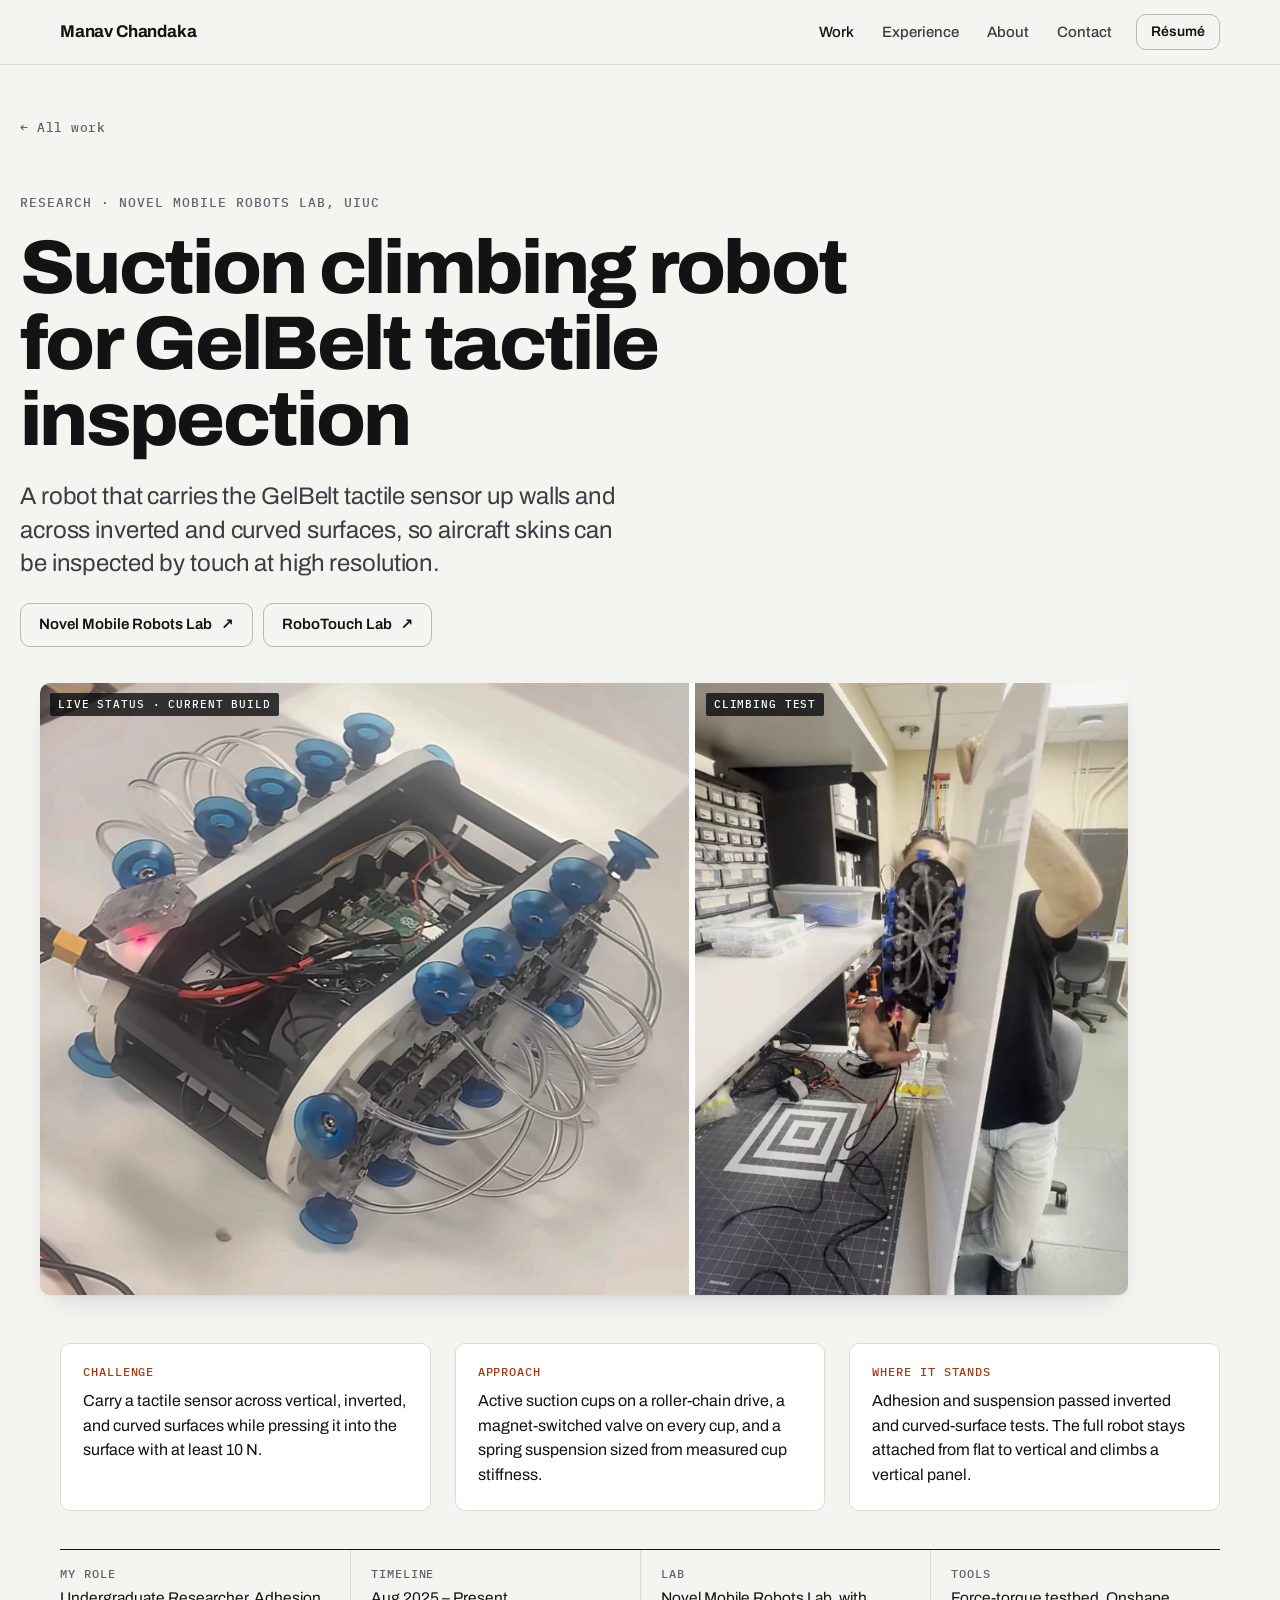
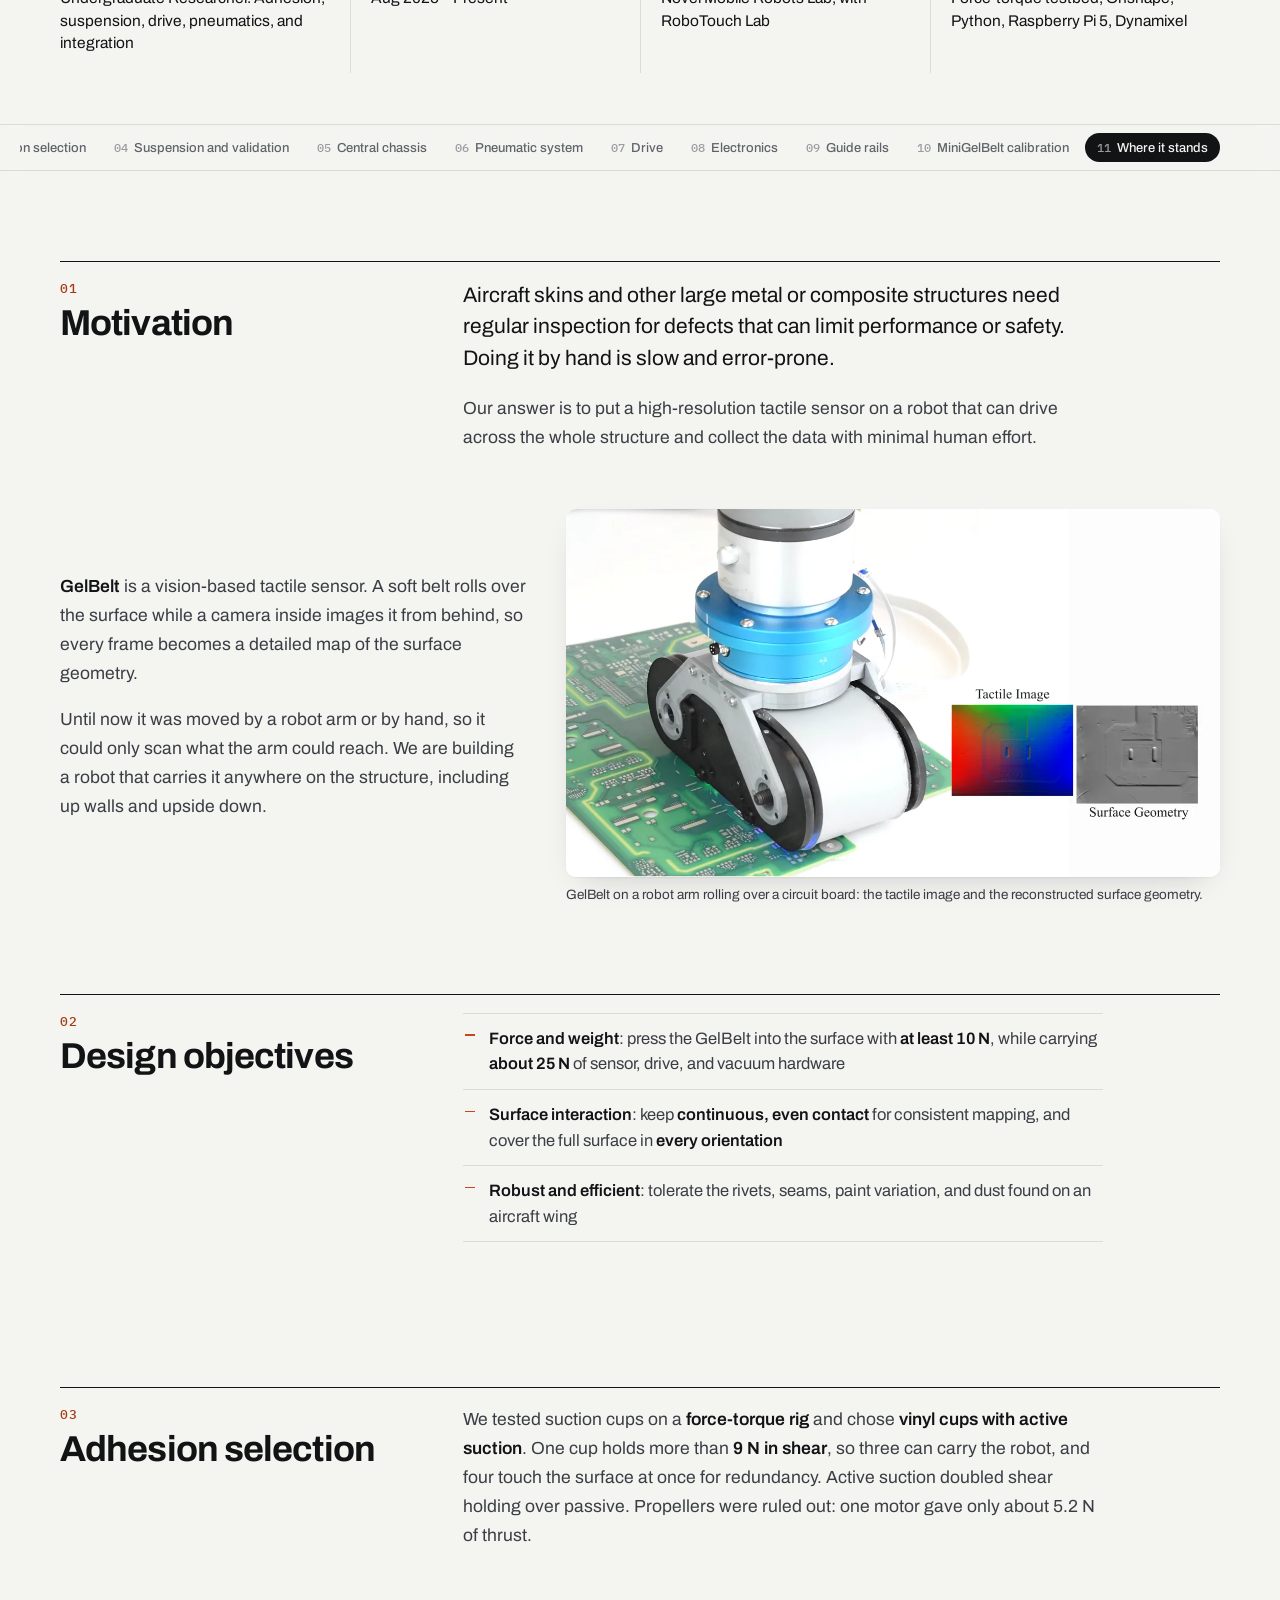
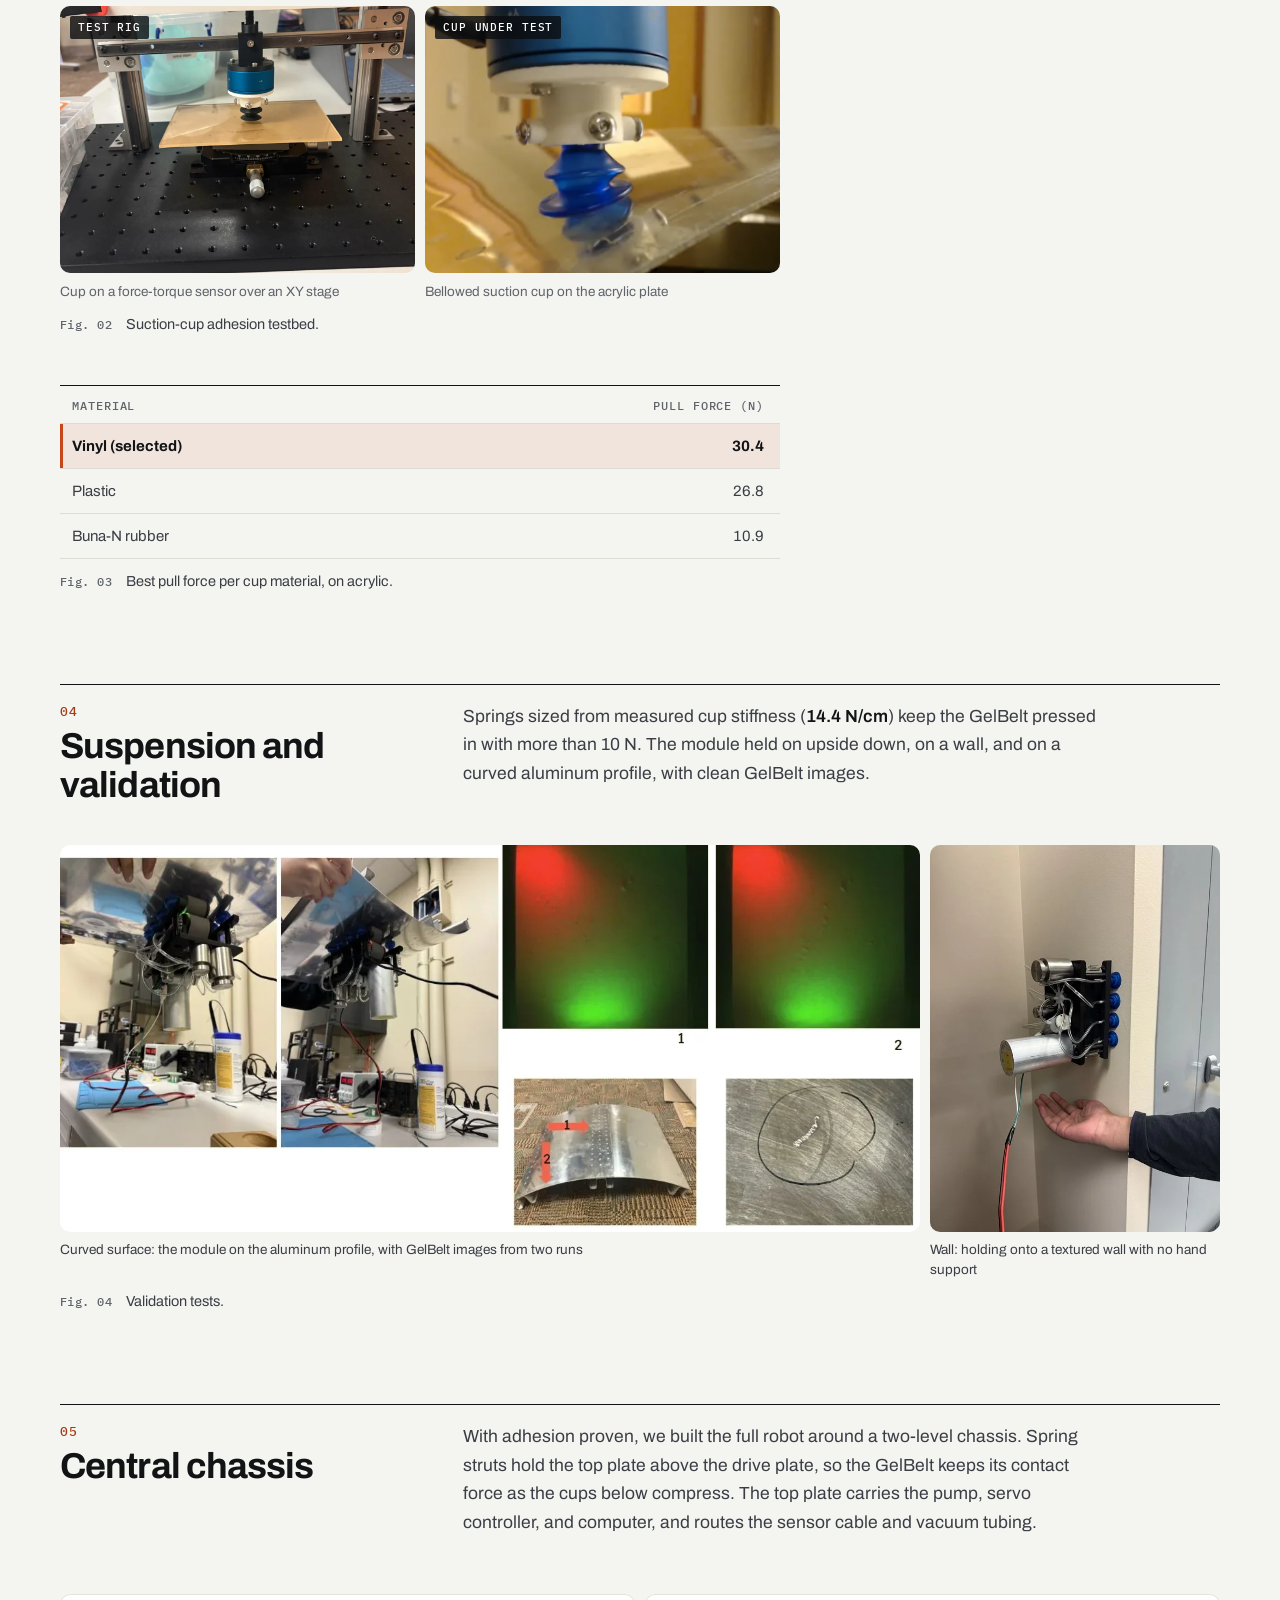
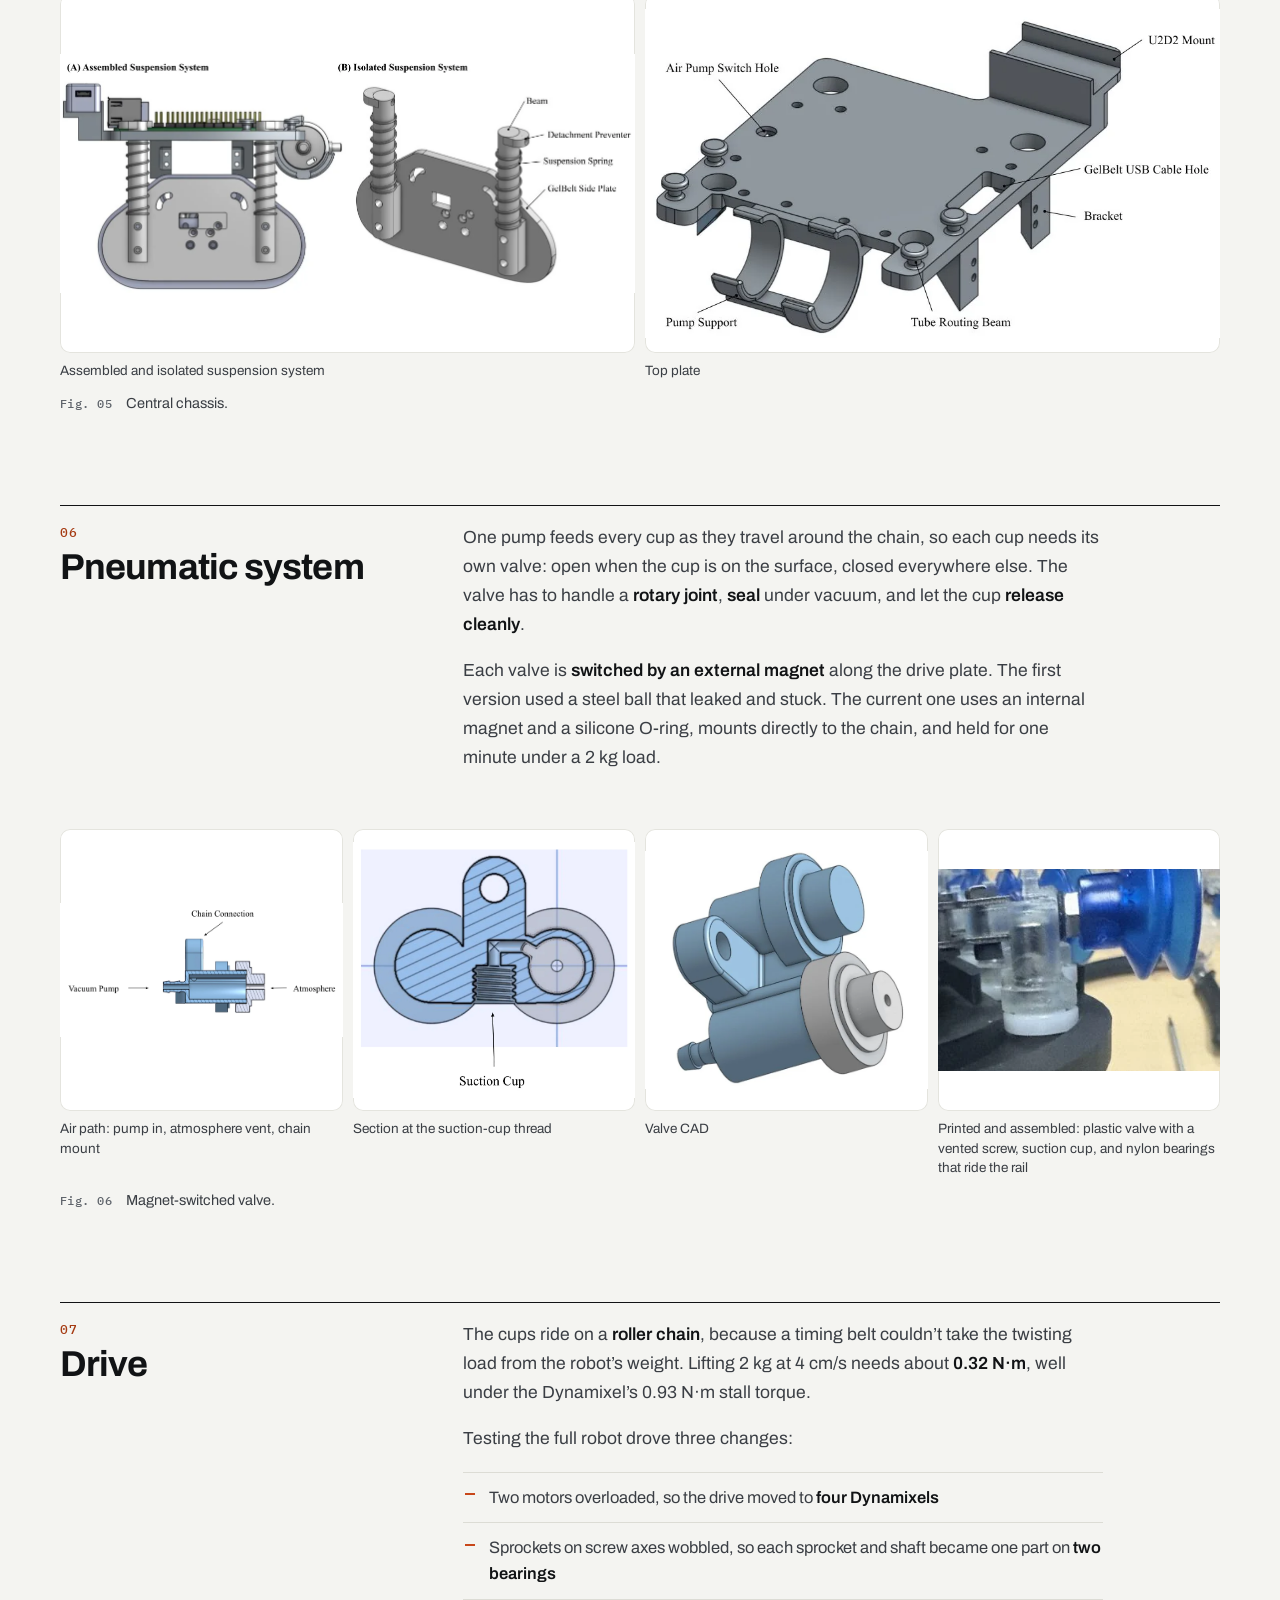
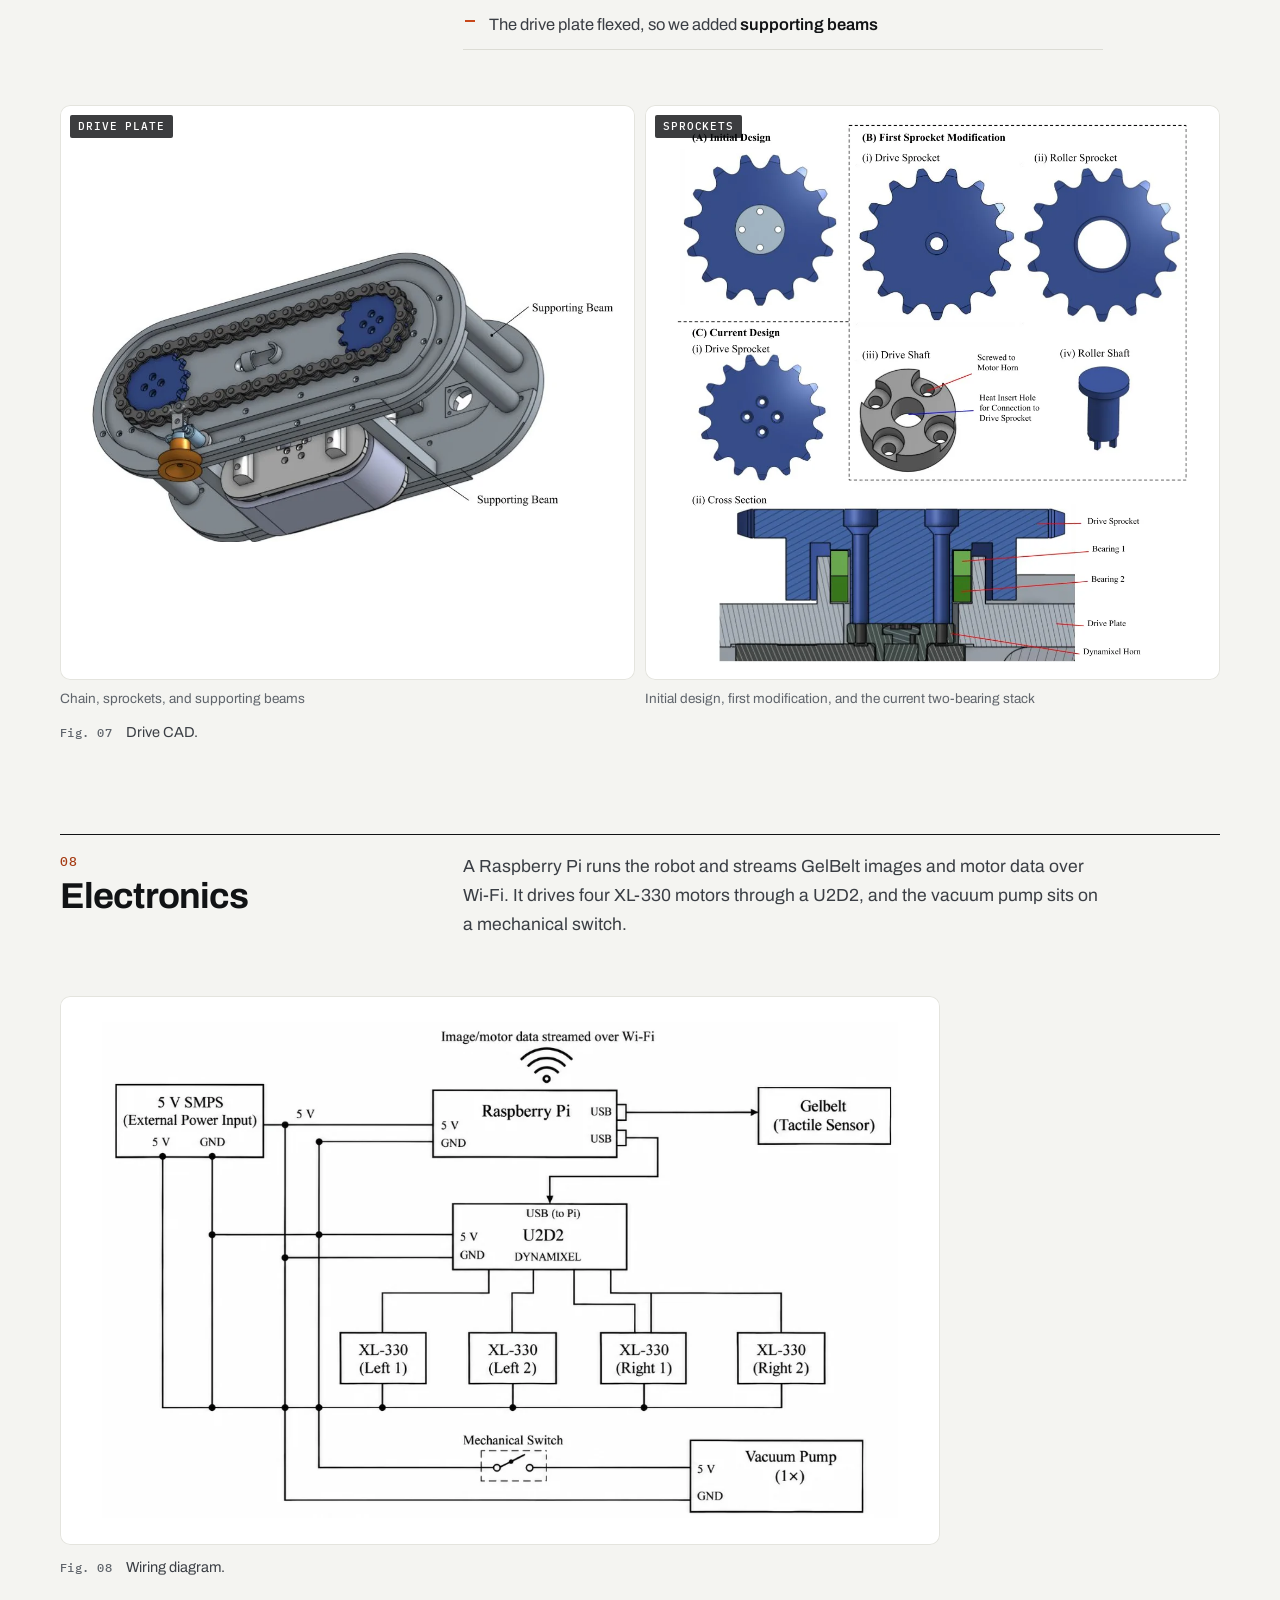
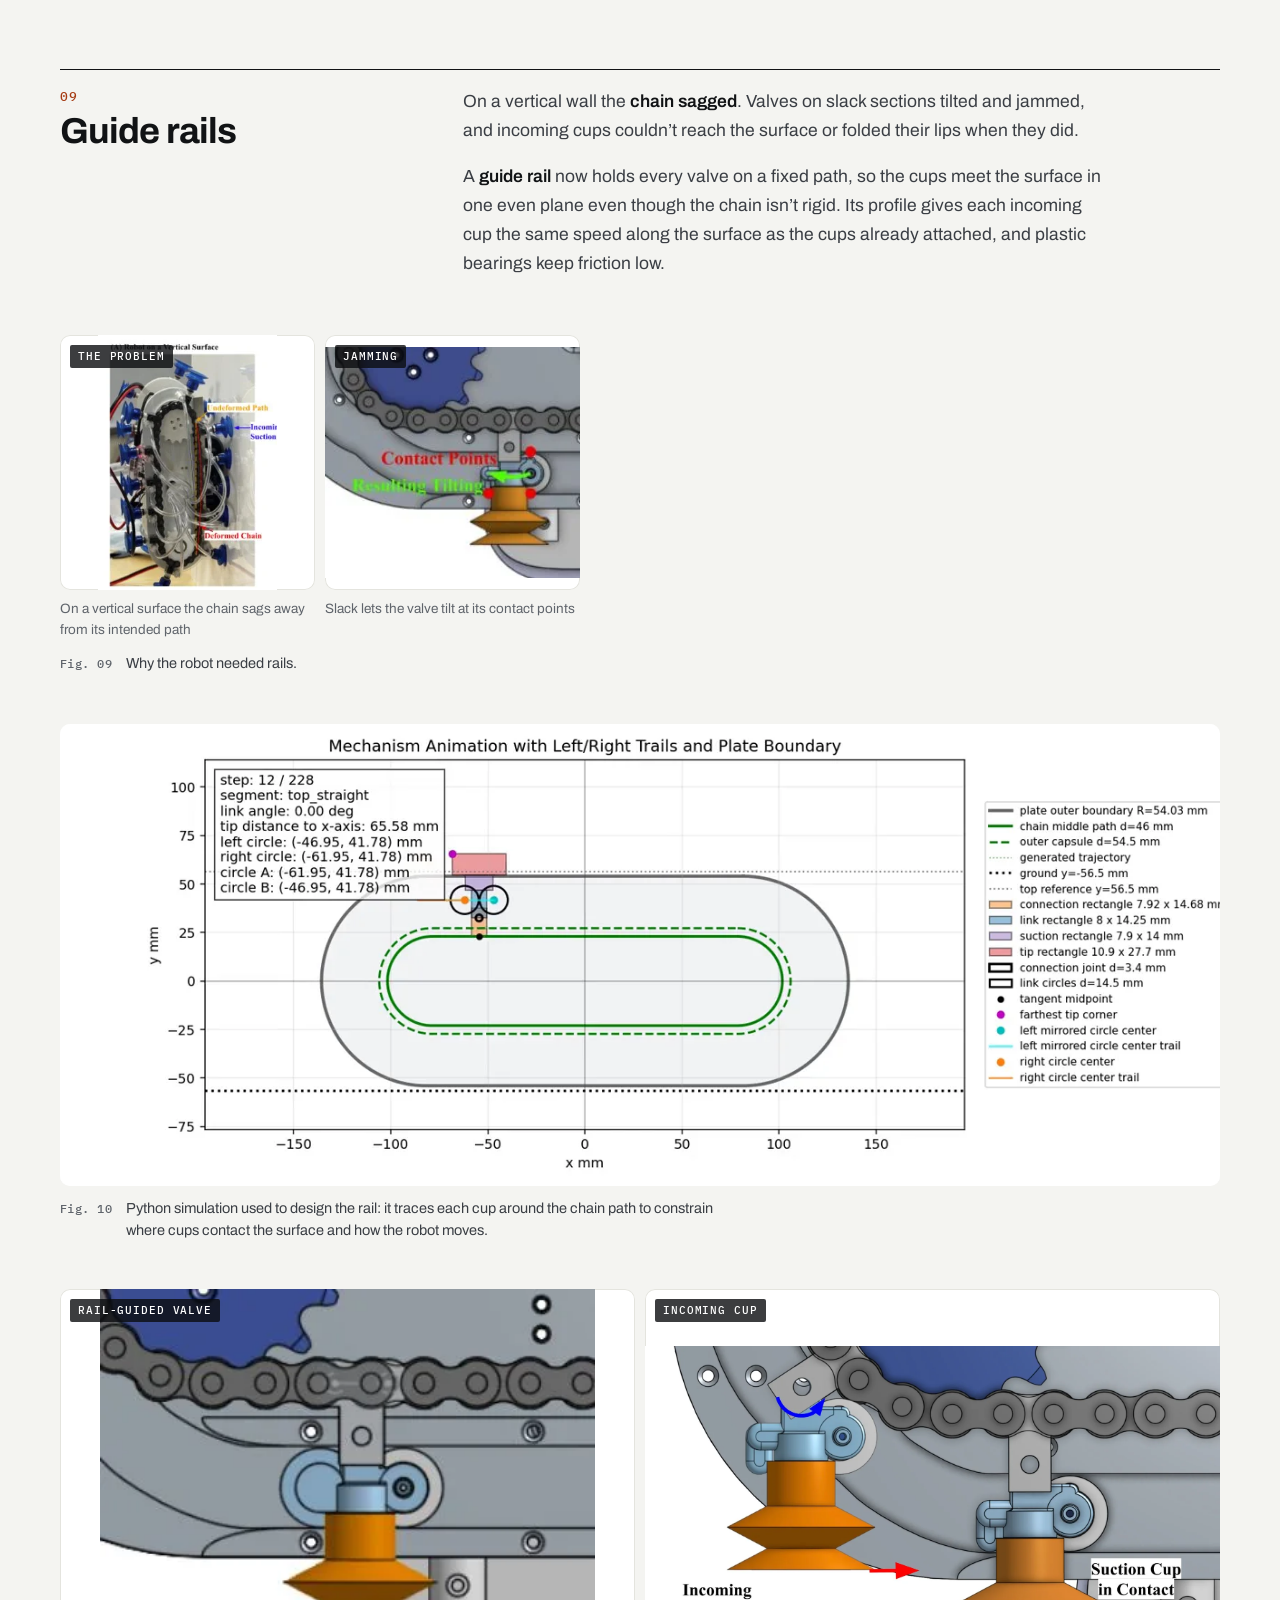
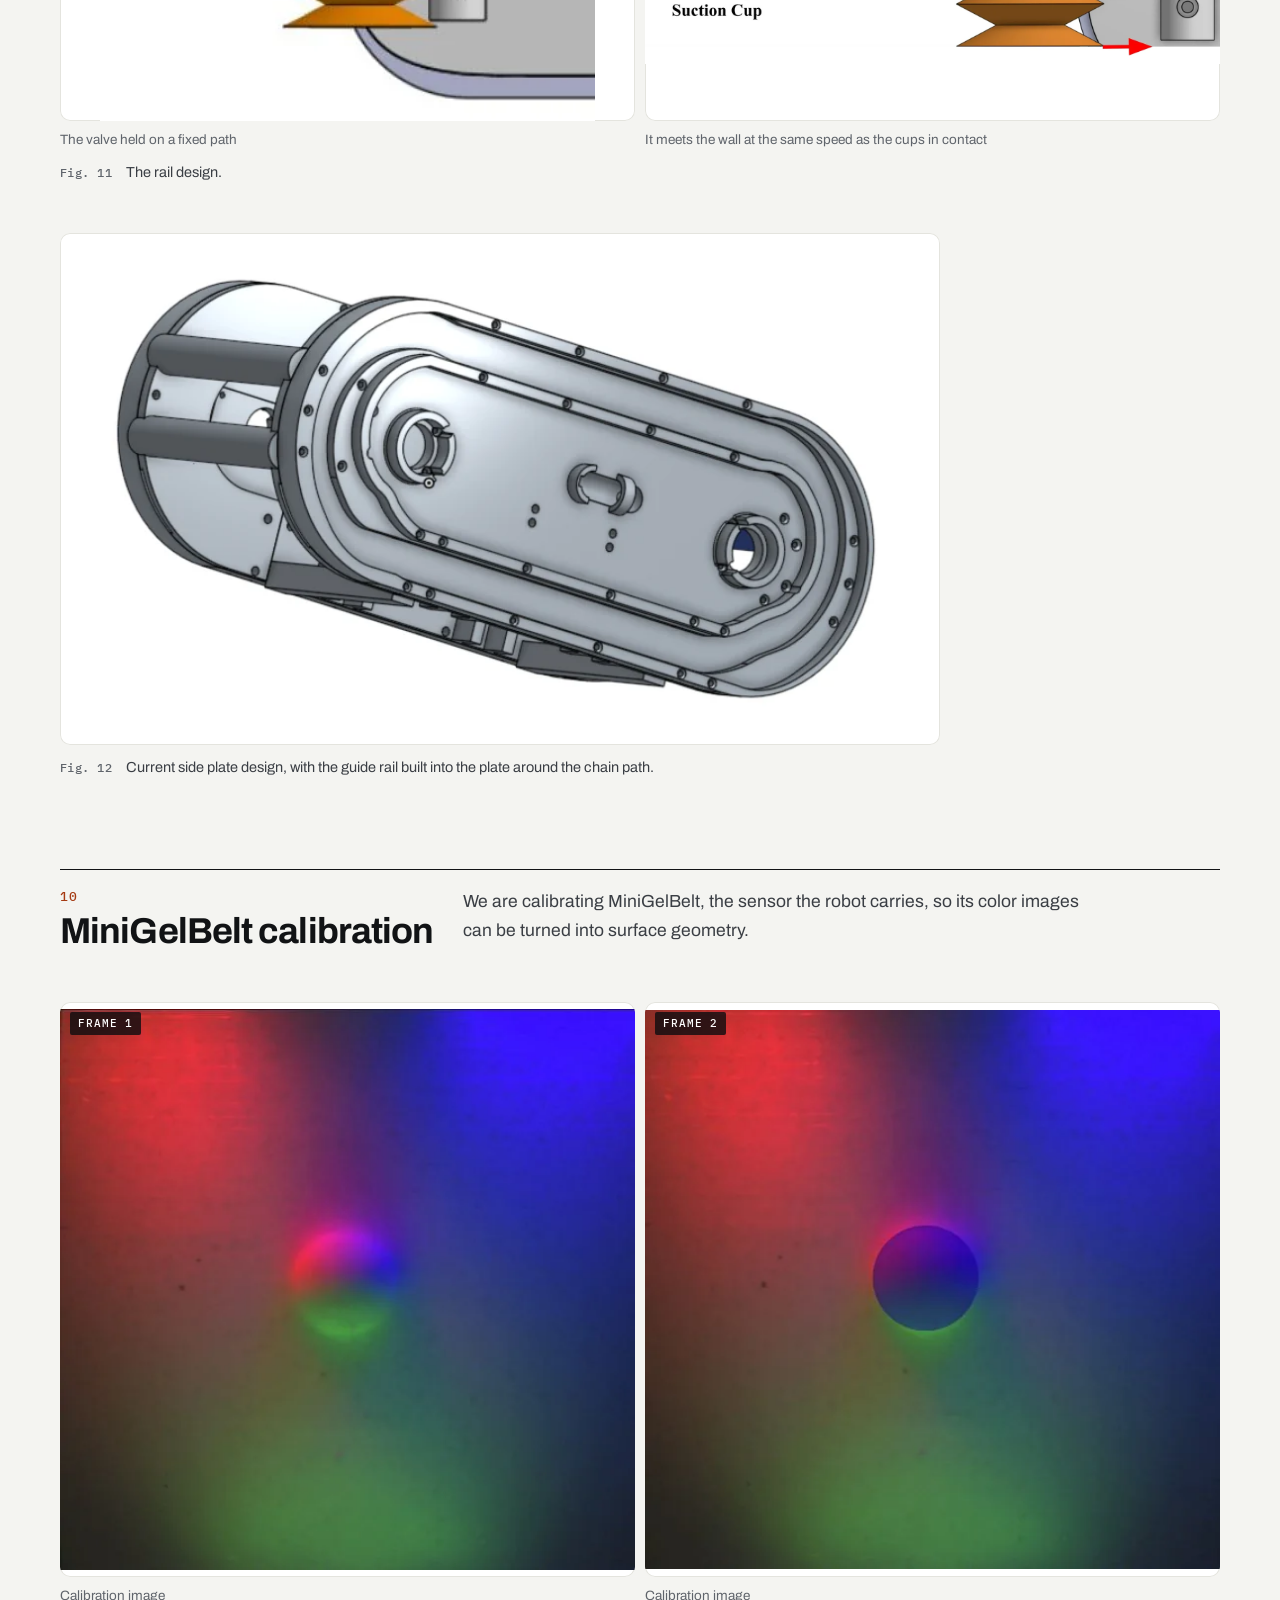
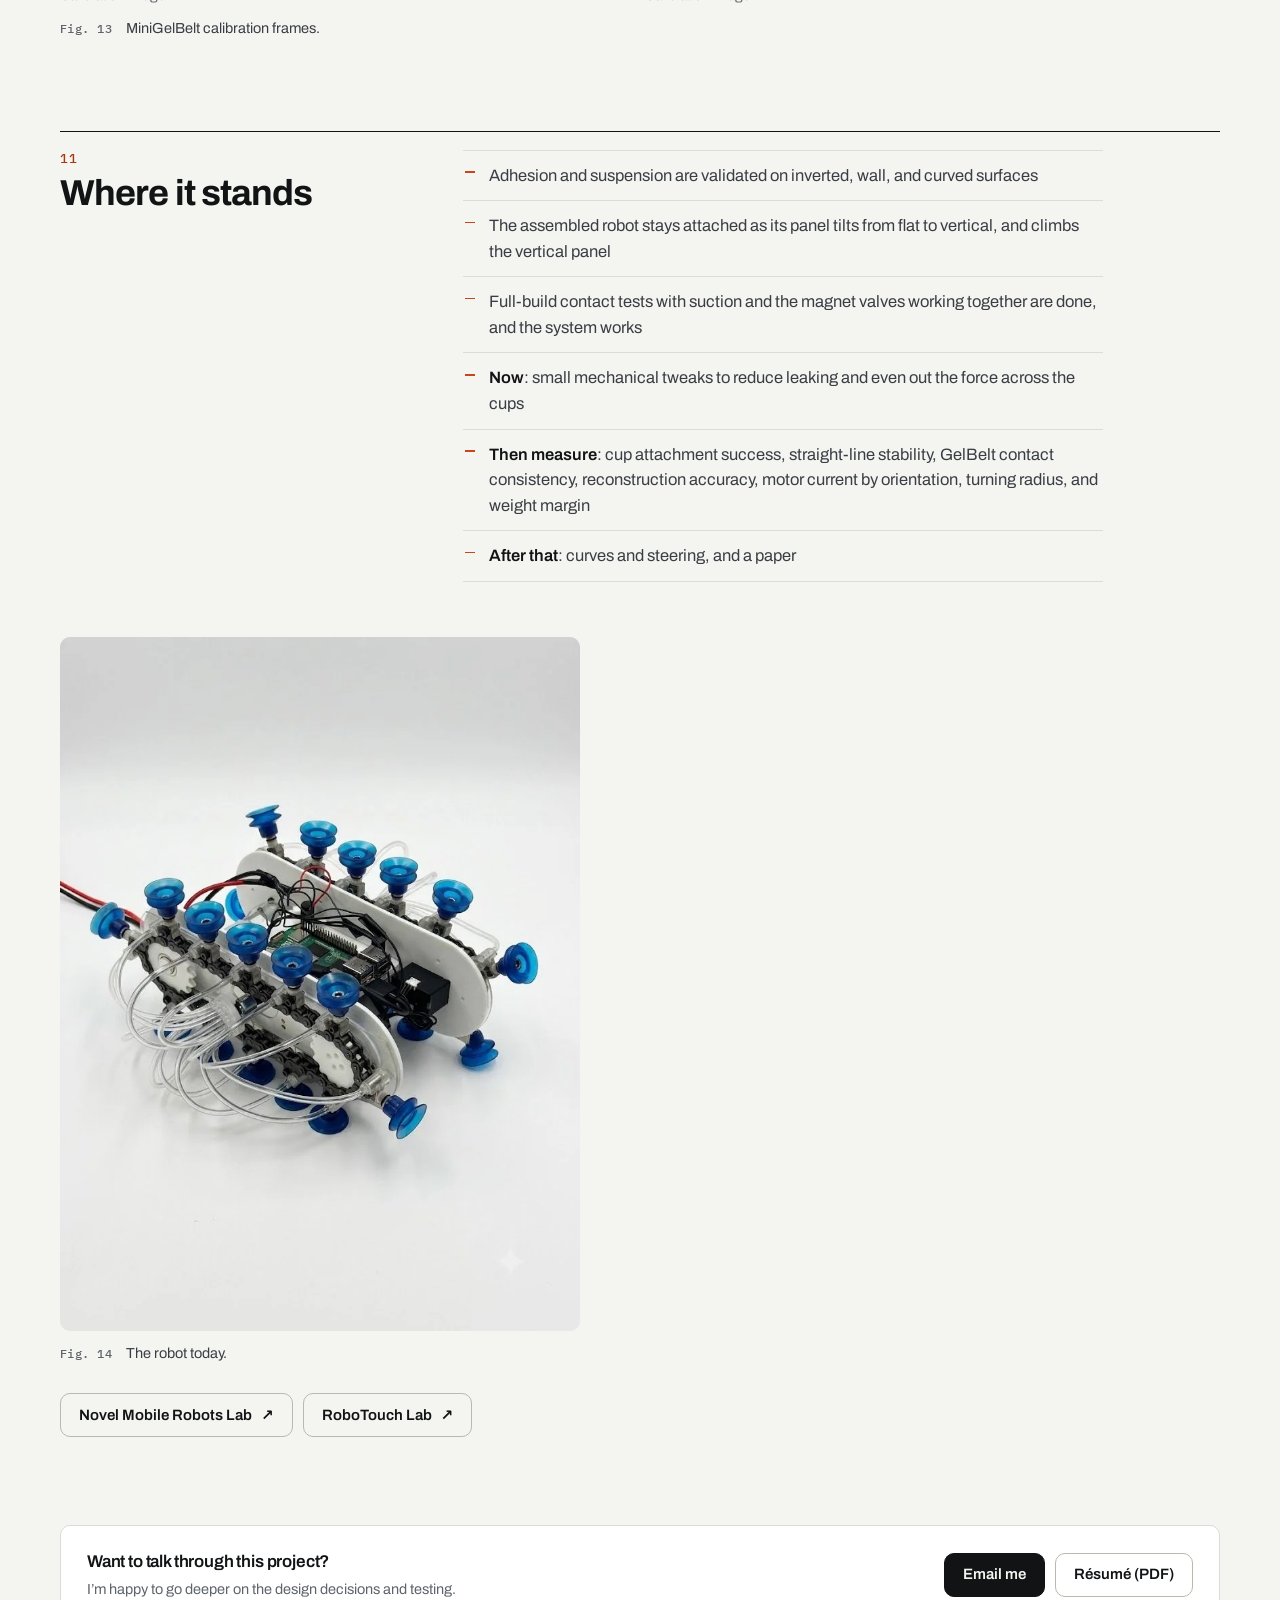
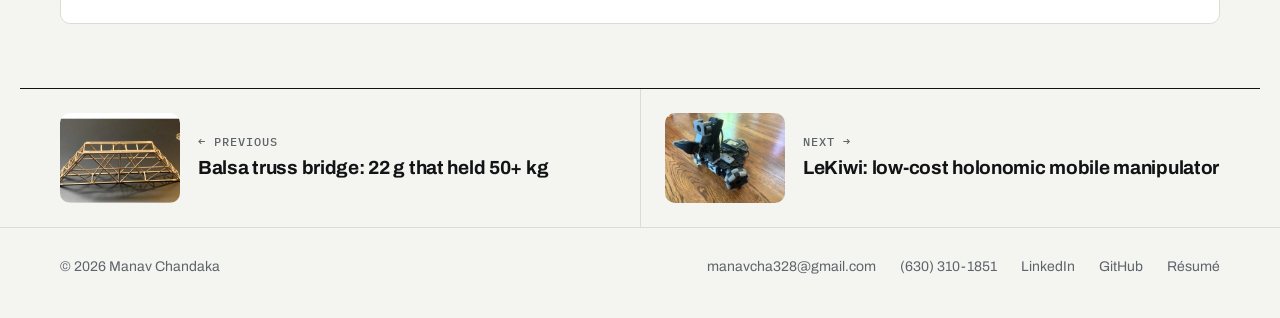
<file: projects/climbing-robot.html>
<!doctype html>
<html lang="en">
<head>
<meta charset="utf-8" />
<meta name="viewport" content="width=device-width, initial-scale=1, viewport-fit=cover" />
<title>Suction climbing robot for GelBelt tactile inspection · Manav Chandaka</title>
<meta name="description" content="A robot that carries the GelBelt tactile sensor up walls and across inverted and curved surfaces, so aircraft skins can be inspected by touch at high resolution." />
<!-- Kept out of search results by choice: anyone with the link can view the site. Remove this line to allow indexing. -->
<meta name="robots" content="noindex, nofollow" />
<link rel="canonical" href="https://manavcha328.github.io/projects/climbing-robot.html" />
<meta property="og:type" content="website" />
<meta property="og:title" content="Suction climbing robot for GelBelt tactile inspection · Manav Chandaka" />
<meta property="og:description" content="A robot that carries the GelBelt tactile sensor up walls and across inverted and curved surfaces, so aircraft skins can be inspected by touch at high resolution." />
<meta property="og:url" content="https://manavcha328.github.io/projects/climbing-robot.html" />
<meta property="og:image" content="https://manavcha328.github.io/assets/img/gb-current-build.webp" />
<meta name="twitter:card" content="summary_large_image" />
<meta name="theme-color" content="#f4f4f1" media="(prefers-color-scheme: light)" />
<meta name="theme-color" content="#0e0f11" media="(prefers-color-scheme: dark)" />
<link rel="icon" href="data:image/svg+xml,%3Csvg xmlns='http://www.w3.org/2000/svg' viewBox='0 0 32 32'%3E%3Crect width='32' height='32' rx='4' fill='%23111315'/%3E%3Cpath d='M7 23V9h3l6 8 6-8h3v14h-3v-9l-6 8-6-8v9z' fill='%23f4f4f1'/%3E%3C/svg%3E" />
<link rel="preconnect" href="https://fonts.googleapis.com" />
<link rel="preconnect" href="https://fonts.gstatic.com" crossorigin />
<link rel="stylesheet" href="https://fonts.googleapis.com/css2?family=Archivo:wdth,wght@100..125,400..800&family=IBM+Plex+Mono:wght@400;500;600&display=swap" />
<link rel="stylesheet" href="../assets/css/site.css" />
</head>
<body>
<a class="skip" href="#main">Skip to content</a>
<header class="site-header">
  <div class="wrap bar">
    <a class="brand" href="../index.html"><span class="brand-name">Manav Chandaka</span></a>
    <button type="button" class="menu-btn" aria-expanded="false" aria-controls="site-nav"><span class="bars" aria-hidden="true"></span>Menu</button>
    <nav class="site-nav" id="site-nav" aria-label="Primary">
      <a href="../index.html#work" aria-current="true">Work</a>
      <a href="../index.html#experience">Experience</a>
      <a href="../index.html#about">About</a>
      <a href="../index.html#contact">Contact</a>
      <a class="btn btn-sm" href="../assets/Manav_Chandaka_Resume.pdf" target="_blank" rel="noopener">Résumé</a>
    </nav>
  </div>
</header>
<main id="main">
<article class="cs">
<header class="wrap cs-top">
  <a class="crumb" href="../index.html#work">← All work</a>
  <p class="eyebrow">Research · Novel Mobile Robots Lab, UIUC</p>
  <h1 class="cs-title">Suction climbing robot for GelBelt tactile inspection</h1>
  <p class="cs-obj">A robot that carries the GelBelt tactile sensor up walls and across inverted and curved surfaces, so aircraft skins can be inspected by touch at high resolution.</p>
  <div class="cs-links cs-links-top"><a class="btn" href="https://publish.illinois.edu/novelmobilerobotslab/" target="_blank" rel="noopener">Novel Mobile Robots Lab <span aria-hidden="true">↗</span></a><a class="btn" href="https://www.robotouchlab.com/" target="_blank" rel="noopener">RoboTouch Lab <span aria-hidden="true">↗</span></a></div>
</header>
<div class="cs-hero">
  <figure class="m-single"><div class="frame hero-split"><span class="tag">Live status · current build</span><span class="tag tag-clip">Climbing test</span><a class="lb" href="../assets/img/gb-current-build.webp" data-cap="The current robot build on a lab bench: black and white chassis with chain tracks of blue suction cups on both sides, clear vacuum tubing looping between them, and a Raspberry Pi and wiring inside"><img src="../assets/img/gb-current-build.webp" width="1039" height="837" alt="The current robot build on a lab bench: black and white chassis with chain tracks of blue suction cups on both sides, clear vacuum tubing looping between them, and a Raspberry Pi and wiring inside" fetchpriority="high" decoding="async" /></a><video data-loop muted loop playsinline preload="metadata" poster="../assets/img/climber-climb-poster.webp" aria-label="The climbing robot holding onto a panel as it is tilted to vertical, then climbing it"><source src="../assets/video/climber-climb.mp4" type="video/mp4" /></video></div></figure>
</div>
<div class="wrap">
  <section class="glance" aria-label="At a glance"><div><h2>Challenge</h2><p>Carry a tactile sensor across vertical, inverted, and curved surfaces while pressing it into the surface with at least 10 N.</p></div><div><h2>Approach</h2><p>Active suction cups on a roller-chain drive, a magnet-switched valve on every cup, and a spring suspension sized from measured cup stiffness.</p></div><div><h2>Where it stands</h2><p>Adhesion and suspension passed inverted and curved-surface tests. The full robot stays attached from flat to vertical and climbs a vertical panel.</p></div></section>
  <dl class="cs-facts"><div><dt>My role</dt><dd>Undergraduate Researcher. Adhesion, suspension, drive, pneumatics, and integration</dd></div><div><dt>Timeline</dt><dd>Aug 2025 – Present</dd></div><div><dt>Lab</dt><dd>Novel Mobile Robots Lab, with RoboTouch Lab</dd></div><div><dt>Tools</dt><dd>Force-torque testbed, Onshape, Python, Raspberry Pi 5, Dynamixel</dd></div></dl>
</div>
<div class="toc-bar"><nav class="wrap toc" aria-label="On this page"><a href="#challenge"><b>01</b>Motivation</a><a href="#objectives"><b>02</b>Design objectives</a><a href="#adhesion"><b>03</b>Adhesion selection</a><a href="#validation"><b>04</b>Suspension and validation</a><a href="#chassis"><b>05</b>Central chassis</a><a href="#pneumatics"><b>06</b>Pneumatic system</a><a href="#drive"><b>07</b>Drive</a><a href="#electronics"><b>08</b>Electronics</a><a href="#rail"><b>09</b>Guide rails</a><a href="#calibration"><b>10</b>MiniGelBelt calibration</a><a href="#status"><b>11</b>Where it stands</a></nav></div>
<section class="wrap cs-sec" id="challenge" aria-labelledby="challenge-h">
  <div class="cs-sec-grid">
    <div class="cs-sec-head"><span class="num">01</span><h2 id="challenge-h">Motivation</h2></div>
    <div class="prose"><p class="lead">Aircraft skins and other large metal or composite structures need regular inspection for defects that can limit performance or safety. Doing it by hand is slow and error-prone.</p><p>Our answer is to put a high-resolution tactile sensor on a robot that can drive across the whole structure and collect the data with minimal human effort.</p></div>
  </div>
  <div class="blocks"><figure class="fig m-side" style="--ar:16/9"><div class="side-grid"><div class="prose"><p><b>GelBelt</b> is a vision-based tactile sensor. A soft belt rolls over the surface while a camera inside images it from behind, so every frame becomes a detailed map of the surface geometry.</p><p>Until now it was moved by a robot arm or by hand, so it could only scan what the arm could reach. We are building a robot that carries it anywhere on the structure, including up walls and upside down.</p></div><div><div class="frame loop-frame"><video data-loop muted loop playsinline preload="metadata" poster="../assets/img/gelbelt-pcb-scan-poster.webp" aria-label="GelBelt on a robot arm rolling over a circuit board: the tactile image and the reconstructed surface geometry."><source src="../assets/video/gelbelt-pcb-scan.mp4" type="video/mp4" /></video></div><p class="gcap">GelBelt on a robot arm rolling over a circuit board: the tactile image and the reconstructed surface geometry.</p></div></div></figure></div>
</section>
<section class="wrap cs-sec" id="objectives" aria-labelledby="objectives-h">
  <div class="cs-sec-grid">
    <div class="cs-sec-head"><span class="num">02</span><h2 id="objectives-h">Design objectives</h2></div>
    <div class="prose"><ul><li><b>Force and weight</b>: press the GelBelt into the surface with <b>at least 10 N</b>, while carrying <b>about 25 N</b> of sensor, drive, and vacuum hardware</li><li><b>Surface interaction</b>: keep <b>continuous, even contact</b> for consistent mapping, and cover the full surface in <b>every orientation</b></li><li><b>Robust and efficient</b>: tolerate the rivets, seams, paint variation, and dust found on an aircraft wing</li></ul></div>
  </div>
  
</section>
<section class="wrap cs-sec" id="adhesion" aria-labelledby="adhesion-h">
  <div class="cs-sec-grid">
    <div class="cs-sec-head"><span class="num">03</span><h2 id="adhesion-h">Adhesion selection</h2></div>
    <div class="prose"><p>We tested suction cups on a <b>force-torque rig</b> and chose <b>vinyl cups with active suction</b>. One cup holds more than <b>9 N in shear</b>, so three can carry the robot, and four touch the surface at once for redundancy. Active suction doubled shear holding over passive. Propellers were ruled out: one motor gave only about 5.2 N of thrust.</p></div>
  </div>
  <div class="blocks"><figure class="fig m-compare narrow" style="--ar:4/3"><div class="pair"><div><div class="frame"><span class="tag">Test rig</span><a class="lb" href="../assets/img/gb-adhesion-testbed.webp" data-cap="Cup on a force-torque sensor over an XY stage"><img src="../assets/img/gb-adhesion-testbed.webp" width="1200" height="1600" alt="Suction-cup adhesion testbed: a cup on a force-torque sensor above an acrylic plate on an XY stage" loading="lazy" decoding="async" /></a></div><p class="sub">Cup on a force-torque sensor over an XY stage</p></div><div><div class="frame"><span class="tag">Cup under test</span><a class="lb" href="../assets/img/gb-cup-closeup.webp" data-cap="Bellowed suction cup on the acrylic plate"><img src="../assets/img/gb-cup-closeup.webp" width="836" height="662" alt="Close-up of a blue bellowed suction cup pressed onto the acrylic test plate" loading="lazy" decoding="async" /></a></div><p class="sub">Bellowed suction cup on the acrylic plate</p></div></div><figcaption class="figcap"><span>Suction-cup adhesion testbed.</span></figcaption></figure><figure class="fig m-table"><div class="tbl-wrap"><table><thead><tr><th scope="col">Material</th><th scope="col">Pull force (N)</th></tr></thead><tbody><tr class="hi"><td>Vinyl (selected)</td><td>30.4</td></tr><tr><td>Plastic</td><td>26.8</td></tr><tr><td>Buna-N rubber</td><td>10.9</td></tr></tbody></table></div><figcaption class="figcap"><span>Best pull force per cup material, on acrylic.</span></figcaption></figure></div>
</section>
<section class="wrap cs-sec" id="validation" aria-labelledby="validation-h">
  <div class="cs-sec-grid">
    <div class="cs-sec-head"><span class="num">04</span><h2 id="validation-h">Suspension and validation</h2></div>
    <div class="prose"><p>Springs sized from measured cup stiffness (<b>14.4 N/cm</b>) keep the GelBelt pressed in with more than 10 N. The module held on upside down, on a wall, and on a curved aluminum profile, with clean GelBelt images.</p></div>
  </div>
  <div class="blocks"><figure class="fig m-row"><div class="row-grid" style="grid-template-columns:2.221fr 0.750fr"><div><div class="frame" style="aspect-ratio:1257/566"><a class="lb" href="../assets/img/gb-val-curved.webp" data-cap="Curved surface: the module on the aluminum profile, with GelBelt images from two runs"><img src="../assets/img/gb-val-curved.webp" width="1257" height="566" alt="Suction module tested on a curved aluminum profile, with two GelBelt tactile images" loading="lazy" decoding="async" /></a></div><p class="gcap">Curved surface: the module on the aluminum profile, with GelBelt images from two runs</p></div><div><div class="frame" style="aspect-ratio:540/720"><a class="lb" href="../assets/img/gb-val-wall.webp" data-cap="Wall: holding onto a textured wall with no hand support"><img src="../assets/img/gb-val-wall.webp" width="540" height="720" alt="Suction module holding onto a textured wall, a hand held below it not touching" loading="lazy" decoding="async" /></a></div><p class="gcap">Wall: holding onto a textured wall with no hand support</p></div></div><figcaption class="figcap"><span>Validation tests.</span></figcaption></figure></div>
</section>
<section class="wrap cs-sec" id="chassis" aria-labelledby="chassis-h">
  <div class="cs-sec-grid">
    <div class="cs-sec-head"><span class="num">05</span><h2 id="chassis-h">Central chassis</h2></div>
    <div class="prose"><p>With adhesion proven, we built the full robot around a two-level chassis. Spring struts hold the top plate above the drive plate, so the GelBelt keeps its contact force as the cups below compress. The top plate carries the pump, servo controller, and computer, and routes the sensor cable and vacuum tubing.</p></div>
  </div>
  <div class="blocks"><figure class="fig m-gallery" style="--cols:2;--ar:16/10"><div class="grid"><div><div class="frame contain"><a class="lb" href="../assets/img/gb-chassis-suspension.webp" data-cap="Assembled and isolated suspension system"><img src="../assets/img/gb-chassis-suspension.webp" width="1153" height="479" alt="CAD of the assembled and isolated suspension: spring struts between the top plate and the GelBelt side plate" loading="lazy" decoding="async" /></a></div><p class="gcap">Assembled and isolated suspension system</p></div><div><div class="frame contain"><a class="lb" href="../assets/img/gb-chassis-top-plate.webp" data-cap="Top plate"><img src="../assets/img/gb-chassis-top-plate.webp" width="866" height="496" alt="CAD of the top plate with pump support, U2D2 mount, GelBelt cable hole, bracket, and tube routing beam" loading="lazy" decoding="async" /></a></div><p class="gcap">Top plate</p></div></div><figcaption class="figcap"><span>Central chassis.</span></figcaption></figure></div>
</section>
<section class="wrap cs-sec" id="pneumatics" aria-labelledby="pneumatics-h">
  <div class="cs-sec-grid">
    <div class="cs-sec-head"><span class="num">06</span><h2 id="pneumatics-h">Pneumatic system</h2></div>
    <div class="prose"><p>One pump feeds every cup as they travel around the chain, so each cup needs its own valve: open when the cup is on the surface, closed everywhere else. The valve has to handle a <b>rotary joint</b>, <b>seal</b> under vacuum, and let the cup <b>release cleanly</b>.</p><p>Each valve is <b>switched by an external magnet</b> along the drive plate. The first version used a steel ball that leaked and stuck. The current one uses an internal magnet and a silicone O-ring, mounts directly to the chain, and held for one minute under a 2 kg load.</p></div>
  </div>
  <div class="blocks"><figure class="fig m-gallery" style="--cols:4;--ar:1/1"><div class="grid"><div><div class="frame contain"><a class="lb" href="../assets/img/gb-valve-chain-section.webp" data-cap="Air path: pump in, atmosphere vent, chain mount"><img src="../assets/img/gb-valve-chain-section.webp" width="1395" height="660" alt="Cross section of the valve: vacuum pump inlet on the left, atmosphere vent on the right, chain connection on top" loading="lazy" decoding="async" /></a></div><p class="gcap">Air path: pump in, atmosphere vent, chain mount</p></div><div><div class="frame contain"><a class="lb" href="../assets/img/gb-valve-cup-section.webp" data-cap="Section at the suction-cup thread"><img src="../assets/img/gb-valve-cup-section.webp" width="905" height="820" alt="Cross section of the valve at the threaded suction-cup port" loading="lazy" decoding="async" /></a></div><p class="gcap">Section at the suction-cup thread</p></div><div><div class="frame contain"><a class="lb" href="../assets/img/gb-valve-cad.webp" data-cap="Valve CAD"><img src="../assets/img/gb-valve-cad.webp" width="677" height="570" alt="CAD of the magnet-switched valve with its chain mount and hose barb" loading="lazy" decoding="async" /></a></div><p class="gcap">Valve CAD</p></div><div><div class="frame contain"><a class="lb" href="../assets/img/gb-valve-on-chain.webp" data-cap="Printed and assembled: plastic valve with a vented screw, suction cup, and nylon bearings that ride the rail"><img src="../assets/img/gb-valve-on-chain.webp" width="358" height="257" alt="Close-up of a printed clear valve and blue suction cup mounted on the chain" loading="lazy" decoding="async" /></a></div><p class="gcap">Printed and assembled: plastic valve with a vented screw, suction cup, and nylon bearings that ride the rail</p></div></div><figcaption class="figcap"><span>Magnet-switched valve.</span></figcaption></figure></div>
</section>
<section class="wrap cs-sec" id="drive" aria-labelledby="drive-h">
  <div class="cs-sec-grid">
    <div class="cs-sec-head"><span class="num">07</span><h2 id="drive-h">Drive</h2></div>
    <div class="prose"><p>The cups ride on a <b>roller chain</b>, because a timing belt couldn’t take the twisting load from the robot’s weight. Lifting 2 kg at 4 cm/s needs about <b>0.32 N·m</b>, well under the Dynamixel’s 0.93 N·m stall torque.</p><p>Testing the full robot drove three changes:</p><ul><li>Two motors overloaded, so the drive moved to <b>four Dynamixels</b></li><li>Sprockets on screw axes wobbled, so each sprocket and shaft became one part on <b>two bearings</b></li><li>The drive plate flexed, so we added <b>supporting beams</b></li></ul></div>
  </div>
  <div class="blocks"><figure class="fig m-compare" style="--ar:1/1"><div class="pair"><div><div class="frame contain pad"><span class="tag">Drive plate</span><a class="lb" href="../assets/img/gb-drive-chassis.webp" data-cap="Chain, sprockets, and supporting beams"><img src="../assets/img/gb-drive-chassis.webp" width="875" height="482" alt="CAD of the drive plate: roller chain around two blue sprockets, with supporting beams" loading="lazy" decoding="async" /></a></div><p class="sub">Chain, sprockets, and supporting beams</p></div><div><div class="frame contain pad"><span class="tag">Sprockets</span><a class="lb" href="../assets/img/gb-drive-sprockets.webp" data-cap="Initial design, first modification, and the current two-bearing stack"><img src="../assets/img/gb-drive-sprockets.webp" width="944" height="996" alt="Sprocket iterations: initial design, first modification, and the current sprocket with its two-bearing cross section" loading="lazy" decoding="async" /></a></div><p class="sub">Initial design, first modification, and the current two-bearing stack</p></div></div><figcaption class="figcap"><span>Drive CAD.</span></figcaption></figure></div>
</section>
<section class="wrap cs-sec" id="electronics" aria-labelledby="electronics-h">
  <div class="cs-sec-grid">
    <div class="cs-sec-head"><span class="num">08</span><h2 id="electronics-h">Electronics</h2></div>
    <div class="prose"><p>A Raspberry Pi runs the robot and streams GelBelt images and motor data over Wi-Fi. It drives four XL-330 motors through a U2D2, and the vacuum pump sits on a mechanical switch.</p></div>
  </div>
  <div class="blocks"><figure class="fig m-single narrow" style="--ar:1166/727"><div class="frame contain pad"><a class="lb" href="../assets/img/gb-electronics.webp" data-cap="Wiring diagram."><img src="../assets/img/gb-electronics.webp" width="1166" height="727" alt="Wiring diagram: power supply, Raspberry Pi, U2D2, four XL-330 motors, GelBelt, and vacuum pump" loading="lazy" decoding="async" /></a></div><figcaption class="figcap"><span>Wiring diagram.</span></figcaption></figure></div>
</section>
<section class="wrap cs-sec" id="rail" aria-labelledby="rail-h">
  <div class="cs-sec-grid">
    <div class="cs-sec-head"><span class="num">09</span><h2 id="rail-h">Guide rails</h2></div>
    <div class="prose"><p>On a vertical wall the <b>chain sagged</b>. Valves on slack sections tilted and jammed, and incoming cups couldn’t reach the surface or folded their lips when they did.</p><p>A <b>guide rail</b> now holds every valve on a fixed path, so the cups meet the surface in one even plane even though the chain isn’t rigid. Its profile gives each incoming cup the same speed along the surface as the cups already attached, and plastic bearings keep friction low.</p></div>
  </div>
  <div class="blocks"><figure class="fig m-compare small" style="--ar:1/1"><div class="pair"><div><div class="frame contain"><span class="tag">The problem</span><a class="lb" href="../assets/img/gb-rail-deformed.webp" data-cap="On a vertical surface the chain sags away from its intended path"><img src="../assets/img/gb-rail-deformed.webp" width="262" height="372" alt="Robot on a vertical surface with the undeformed and deformed chain paths marked" loading="lazy" decoding="async" /></a></div><p class="sub">On a vertical surface the chain sags away from its intended path</p></div><div><div class="frame contain"><span class="tag">Jamming</span><a class="lb" href="../assets/img/gb-jam-tilting.webp" data-cap="Slack lets the valve tilt at its contact points"><img src="../assets/img/gb-jam-tilting.webp" width="232" height="210" alt="CAD of a valve on the chain tilting at its contact points" loading="lazy" decoding="async" /></a></div><p class="sub">Slack lets the valve tilt at its contact points</p></div></div><figcaption class="figcap"><span>Why the robot needed rails.</span></figcaption></figure><figure class="fig m-single" style="--ar:1280/510"><div class="frame loop-frame"><video data-loop muted loop playsinline preload="metadata" poster="../assets/img/gb-rail-sim-poster.webp" aria-label="Python simulation used to design the rail: it traces each cup around the chain path to constrain where cups contact the surface and how the robot moves."><source src="../assets/video/gb-rail-sim.mp4" type="video/mp4" /></video></div><figcaption class="figcap"><span>Python simulation used to design the rail: it traces each cup around the chain path to constrain where cups contact the surface and how the robot moves.</span></figcaption></figure><figure class="fig m-compare" style="--ar:4/3"><div class="pair"><div><div class="frame contain"><span class="tag">Rail-guided valve</span><a class="lb" href="../assets/img/gb-jam-fixed.webp" data-cap="The valve held on a fixed path"><img src="../assets/img/gb-jam-fixed.webp" width="356" height="310" alt="CAD of a valve held level by the guide rail" loading="lazy" decoding="async" /></a></div><p class="sub">The valve held on a fixed path</p></div><div><div class="frame contain"><span class="tag">Incoming cup</span><a class="lb" href="../assets/img/gb-rail-incoming.webp" data-cap="It meets the wall at the same speed as the cups in contact"><img src="../assets/img/gb-rail-incoming.webp" width="1600" height="887" alt="CAD of an incoming suction cup approaching the surface next to a cup already in contact" loading="lazy" decoding="async" /></a></div><p class="sub">It meets the wall at the same speed as the cups in contact</p></div></div><figcaption class="figcap"><span>The rail design.</span></figcaption></figure><figure class="fig m-single narrow" style="--ar:798/464"><div class="frame contain pad"><a class="lb" href="../assets/img/gb-sideplate-current.webp" data-cap="Current side plate design, with the guide rail built into the plate around the chain path."><img src="../assets/img/gb-sideplate-current.webp" width="798" height="464" alt="CAD of the current side plate: an oval plate with the guide rail recessed around the chain path, mounted beside the cylindrical GelBelt housing" loading="lazy" decoding="async" /></a></div><figcaption class="figcap"><span>Current side plate design, with the guide rail built into the plate around the chain path.</span></figcaption></figure></div>
</section>
<section class="wrap cs-sec" id="calibration" aria-labelledby="calibration-h">
  <div class="cs-sec-grid">
    <div class="cs-sec-head"><span class="num">10</span><h2 id="calibration-h">MiniGelBelt calibration</h2></div>
    <div class="prose"><p>We are calibrating MiniGelBelt, the sensor the robot carries, so its color images can be turned into surface geometry.</p></div>
  </div>
  <div class="blocks"><figure class="fig m-compare" style="--ar:1/1"><div class="pair"><div><div class="frame contain"><span class="tag">Frame 1</span><a class="lb" href="../assets/img/gb-mini-cal-1.webp" data-cap="Calibration image"><img src="../assets/img/gb-mini-cal-1.webp" width="581" height="567" alt="MiniGelBelt calibration image: a round indentation lit red, green, and blue" loading="lazy" decoding="async" /></a></div><p class="sub">Calibration image</p></div><div><div class="frame contain"><span class="tag">Frame 2</span><a class="lb" href="../assets/img/gb-mini-cal-2.webp" data-cap="Calibration image"><img src="../assets/img/gb-mini-cal-2.webp" width="581" height="565" alt="Second MiniGelBelt calibration image of a round indentation" loading="lazy" decoding="async" /></a></div><p class="sub">Calibration image</p></div></div><figcaption class="figcap"><span>MiniGelBelt calibration frames.</span></figcaption></figure></div>
</section>
<section class="wrap cs-sec" id="status" aria-labelledby="status-h">
  <div class="cs-sec-grid">
    <div class="cs-sec-head"><span class="num">11</span><h2 id="status-h">Where it stands</h2></div>
    <div class="prose"><ul><li>Adhesion and suspension are validated on inverted, wall, and curved surfaces</li><li>The assembled robot stays attached as its panel tilts from flat to vertical, and climbs the vertical panel</li><li>Full-build contact tests with suction and the magnet valves working together are done, and the system works</li><li><b>Now</b>: small mechanical tweaks to reduce leaking and even out the force across the cups</li><li><b>Then measure</b>: cup attachment success, straight-line stability, GelBelt contact consistency, reconstruction accuracy, motor current by orientation, turning radius, and weight margin</li><li><b>After that</b>: curves and steering, and a paper</li></ul></div>
  </div>
  <div class="blocks"><figure class="fig m-single small" style="--ar:3/4"><div class="frame contain"><a class="lb" href="../assets/img/gb-robot-studio.webp" data-cap="The robot today."><img src="../assets/img/gb-robot-studio.webp" width="768" height="1024" alt="The suction climbing robot on a white background, blue suction cups on two chain tracks" loading="lazy" decoding="async" /></a></div><figcaption class="figcap"><span>The robot today.</span></figcaption></figure></div>
</section>
<div class="wrap"><div class="cs-links"><a class="btn" href="https://publish.illinois.edu/novelmobilerobotslab/" target="_blank" rel="noopener">Novel Mobile Robots Lab <span aria-hidden="true">↗</span></a><a class="btn" href="https://www.robotouchlab.com/" target="_blank" rel="noopener">RoboTouch Lab <span aria-hidden="true">↗</span></a></div></div>
<div class="wrap"><aside class="cs-cta" aria-label="Get in touch">
  <p>Want to talk through this project?<span>I’m happy to go deeper on the design decisions and testing.</span></p>
  <div><a class="btn primary" href="mailto:manavcha328@gmail.com">Email me</a><a class="btn" href="../assets/Manav_Chandaka_Resume.pdf" target="_blank" rel="noopener">Résumé (PDF)</a></div>
</aside></div>
<nav class="wrap cs-next" aria-label="More projects"><div class="cs-next-grid"><a href="bridge.html"><span class="thumb"><img src="../assets/img/bridge.webp" width="485" height="290" alt="Balsa wood truss bridge built for the IIT International Bridge Building Contest" loading="lazy" decoding="async" /></span><span><span class="dir">← Previous</span><span class="ttl">Balsa truss bridge: 22 g that held 50+ kg</span></span></a><a href="lekiwi.html"><span class="thumb"><img src="../assets/img/lekiwi-robot.webp" width="640" height="480" alt="LeKiwi mobile manipulator on a wood floor: gripper and wrist camera at the front, omni wheels, and the onboard computer on its perforated chassis" loading="lazy" decoding="async" /></span><span><span class="dir">Next →</span><span class="ttl">LeKiwi: low-cost holonomic mobile manipulator</span></span></a></div></nav>
</article>
</main>
<footer class="site-footer">
  <div class="wrap foot">
    <span>© 2026 Manav Chandaka</span>
    <span class="sp"></span>
    <a href="mailto:manavcha328@gmail.com">manavcha328@gmail.com</a>
    <a href="tel:+16303101851">(630) 310-1851</a>
    <a href="https://www.linkedin.com/in/manavchandaka/" target="_blank" rel="noopener">LinkedIn</a>
    <a href="https://github.com/SIGRobotics-UIUC/LeKiwi" target="_blank" rel="noopener nofollow">GitHub</a>
    <a href="../assets/Manav_Chandaka_Resume.pdf" target="_blank" rel="noopener">Résumé</a>
  </div>
</footer>
<dialog class="lightbox" id="lightbox" aria-label="Image viewer">
  <div class="lb-stage">
    <div class="lb-top"><span class="lb-count"></span><button type="button" class="lb-btn lb-close" aria-label="Close viewer"><svg viewBox="0 0 24 24" fill="none" stroke="currentColor" stroke-width="2" aria-hidden="true"><path d="M6 6l12 12M18 6L6 18"/></svg></button></div>
    <div class="lb-img-wrap">
      <button type="button" class="lb-btn lb-prev" aria-label="Previous image"><svg viewBox="0 0 24 24" fill="none" stroke="currentColor" stroke-width="2" aria-hidden="true"><path d="M15 5l-7 7 7 7"/></svg></button>
      <img alt="" />
      <button type="button" class="lb-btn lb-next" aria-label="Next image"><svg viewBox="0 0 24 24" fill="none" stroke="currentColor" stroke-width="2" aria-hidden="true"><path d="M9 5l7 7-7 7"/></svg></button>
    </div>
    <p class="lb-cap"></p>
  </div>
</dialog>
<script src="../assets/js/site.js" defer></script>
<script data-goatcounter="https://manavcha328.goatcounter.com/count" async src="https://gc.zgo.at/count.js"></script>
</body>
</html>
</file>
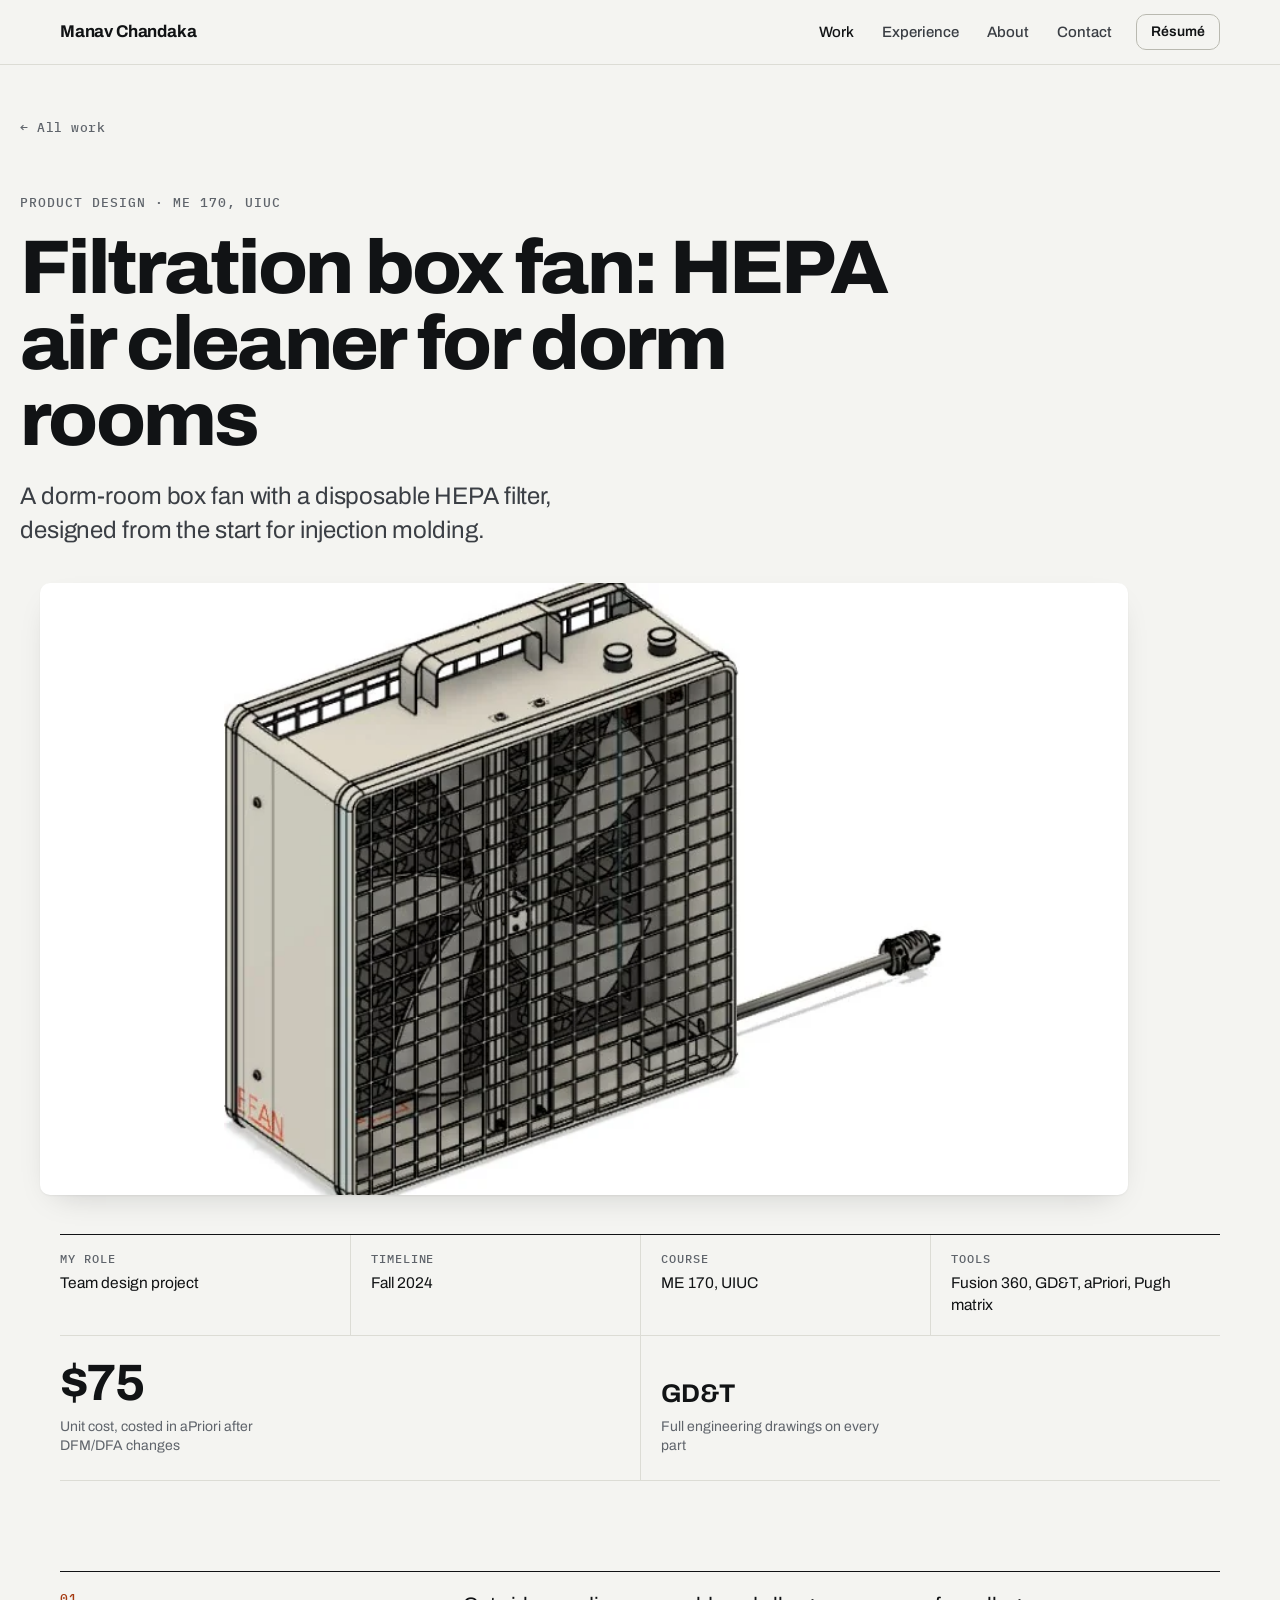
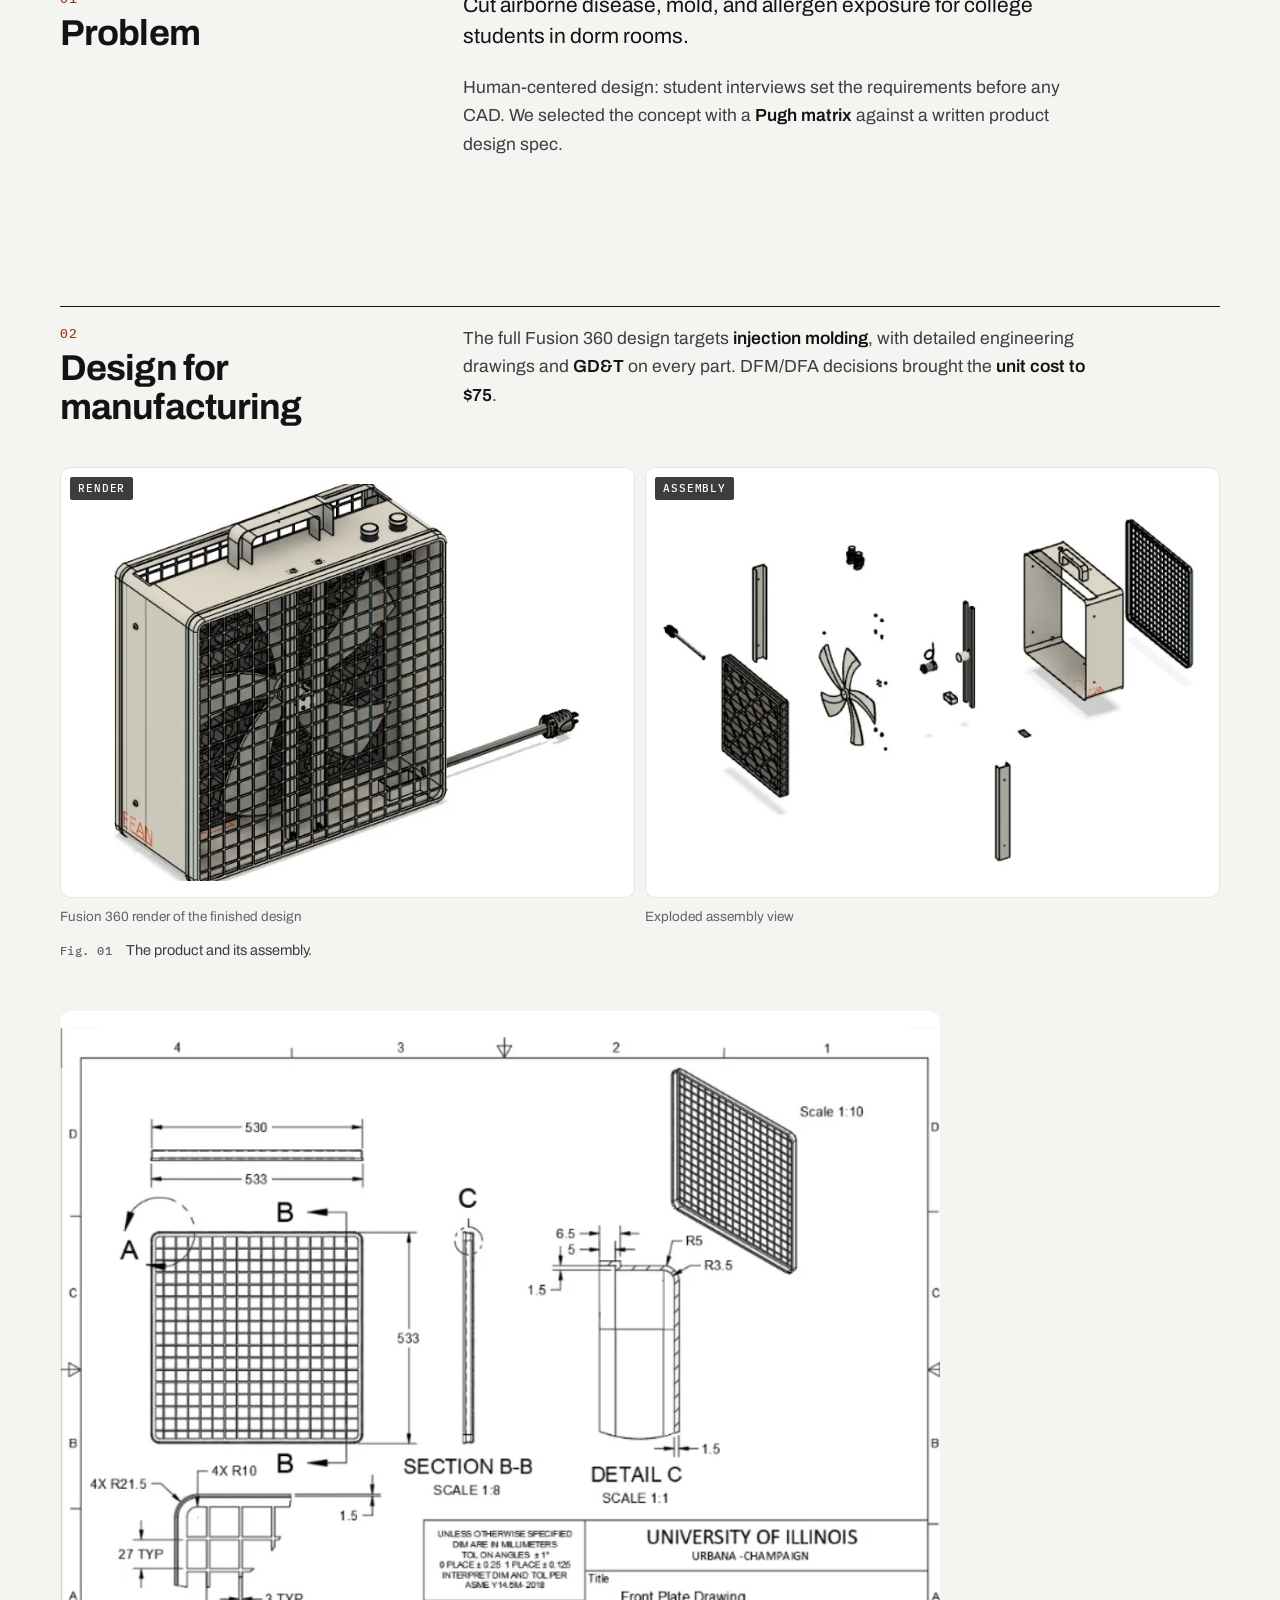
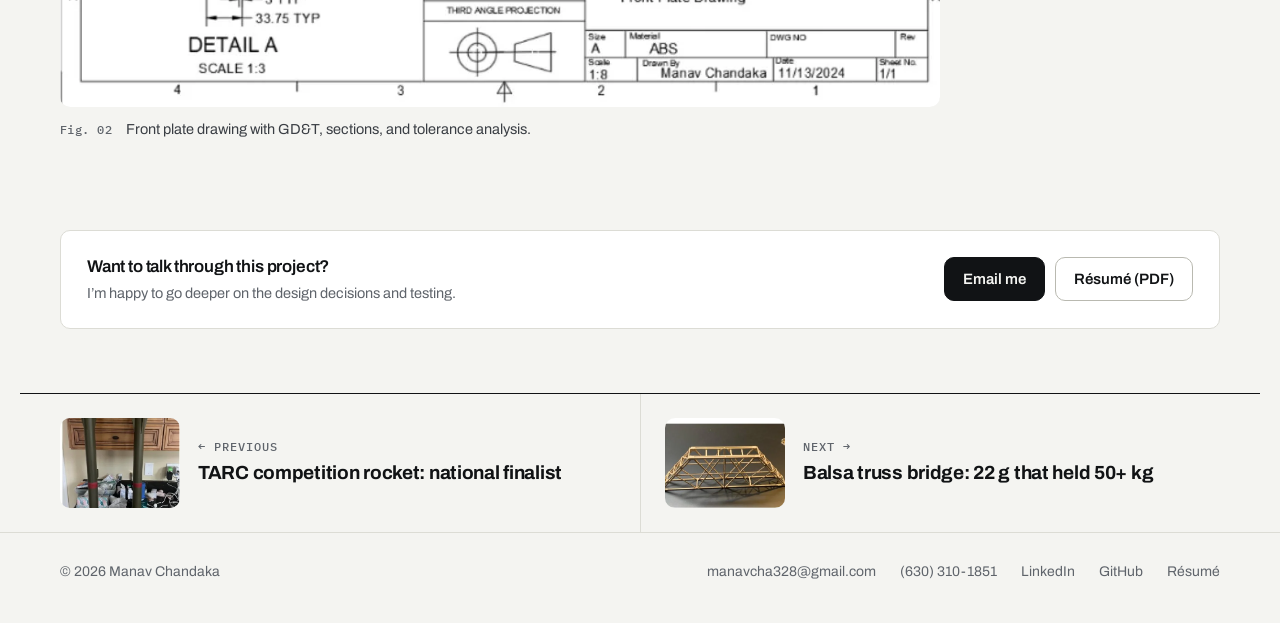
<file: projects/filtration-fan.html>
<!doctype html>
<html lang="en">
<head>
<meta charset="utf-8" />
<meta name="viewport" content="width=device-width, initial-scale=1, viewport-fit=cover" />
<title>Filtration box fan: HEPA air cleaner for dorm rooms · Manav Chandaka</title>
<meta name="description" content="A dorm-room box fan with a disposable HEPA filter, designed from the start for injection molding." />
<!-- Kept out of search results by choice: anyone with the link can view the site. Remove this line to allow indexing. -->
<meta name="robots" content="noindex, nofollow" />
<link rel="canonical" href="https://manavcha328.github.io/projects/filtration-fan.html" />
<meta property="og:type" content="website" />
<meta property="og:title" content="Filtration box fan: HEPA air cleaner for dorm rooms · Manav Chandaka" />
<meta property="og:description" content="A dorm-room box fan with a disposable HEPA filter, designed from the start for injection molding." />
<meta property="og:url" content="https://manavcha328.github.io/projects/filtration-fan.html" />
<meta property="og:image" content="https://manavcha328.github.io/assets/img/fan-render.webp" />
<meta name="twitter:card" content="summary_large_image" />
<meta name="theme-color" content="#f4f4f1" media="(prefers-color-scheme: light)" />
<meta name="theme-color" content="#0e0f11" media="(prefers-color-scheme: dark)" />
<link rel="icon" href="data:image/svg+xml,%3Csvg xmlns='http://www.w3.org/2000/svg' viewBox='0 0 32 32'%3E%3Crect width='32' height='32' rx='4' fill='%23111315'/%3E%3Cpath d='M7 23V9h3l6 8 6-8h3v14h-3v-9l-6 8-6-8v9z' fill='%23f4f4f1'/%3E%3C/svg%3E" />
<link rel="preconnect" href="https://fonts.googleapis.com" />
<link rel="preconnect" href="https://fonts.gstatic.com" crossorigin />
<link rel="stylesheet" href="https://fonts.googleapis.com/css2?family=Archivo:wdth,wght@100..125,400..800&family=IBM+Plex+Mono:wght@400;500;600&display=swap" />
<link rel="stylesheet" href="../assets/css/site.css" />
</head>
<body>
<a class="skip" href="#main">Skip to content</a>
<header class="site-header">
  <div class="wrap bar">
    <a class="brand" href="../index.html"><span class="brand-name">Manav Chandaka</span></a>
    <button type="button" class="menu-btn" aria-expanded="false" aria-controls="site-nav"><span class="bars" aria-hidden="true"></span>Menu</button>
    <nav class="site-nav" id="site-nav" aria-label="Primary">
      <a href="../index.html#work" aria-current="true">Work</a>
      <a href="../index.html#experience">Experience</a>
      <a href="../index.html#about">About</a>
      <a href="../index.html#contact">Contact</a>
      <a class="btn btn-sm" href="../assets/Manav_Chandaka_Resume.pdf" target="_blank" rel="noopener">Résumé</a>
    </nav>
  </div>
</header>
<main id="main">
<article class="cs">
<header class="wrap cs-top">
  <a class="crumb" href="../index.html#work">← All work</a>
  <p class="eyebrow">Product design · ME 170, UIUC</p>
  <h1 class="cs-title">Filtration box fan: HEPA air cleaner for dorm rooms</h1>
  <p class="cs-obj">A dorm-room box fan with a disposable HEPA filter, designed from the start for injection molding.</p>
</header>
<div class="cs-hero">
  <figure class="m-single" style="--ar:16/9"><div class="frame contain"><a class="lb" href="../assets/img/fan-render.webp" data-cap="Fusion 360 render of the filtration box fan, a box fan with a disposable HEPA filter behind the front grille"><img src="../assets/img/fan-render.webp" width="570" height="485" alt="Fusion 360 render of the filtration box fan, a box fan with a disposable HEPA filter behind the front grille" fetchpriority="high" decoding="async" /></a></div></figure>
</div>
<div class="wrap">
  <dl class="cs-facts"><div><dt>My role</dt><dd>Team design project</dd></div><div><dt>Timeline</dt><dd>Fall 2024</dd></div><div><dt>Course</dt><dd>ME 170, UIUC</dd></div><div><dt>Tools</dt><dd>Fusion 360, GD&amp;T, aPriori, Pugh matrix</dd></div></dl>
  <dl class="cs-results" aria-label="Key results"><div><dt>Unit cost, costed in aPriori after DFM/DFA changes</dt><dd>$75</dd></div><div><dt>Full engineering drawings on every part</dt><dd class="word">GD&amp;T</dd></div></dl>
</div>
<section class="wrap cs-sec" id="challenge" aria-labelledby="challenge-h">
  <div class="cs-sec-grid">
    <div class="cs-sec-head"><span class="num">01</span><h2 id="challenge-h">Problem</h2></div>
    <div class="prose"><p class="lead">Cut airborne disease, mold, and allergen exposure for college students in dorm rooms.</p><p>Human-centered design: student interviews set the requirements before any CAD. We selected the concept with a <b>Pugh matrix</b> against a written product design spec.</p></div>
  </div>
  
</section>
<section class="wrap cs-sec" id="design" aria-labelledby="design-h">
  <div class="cs-sec-grid">
    <div class="cs-sec-head"><span class="num">02</span><h2 id="design-h">Design for manufacturing</h2></div>
    <div class="prose"><p>The full Fusion 360 design targets <b>injection molding</b>, with detailed engineering drawings and <b>GD&amp;T</b> on every part. DFM/DFA decisions brought the <b>unit cost to $75</b>.</p></div>
  </div>
  <div class="blocks"><figure class="fig m-compare" style="--ar:4/3"><div class="pair"><div><div class="frame contain pad"><span class="tag">Render</span><a class="lb" href="../assets/img/fan-render.webp" data-cap="Fusion 360 render of the finished design"><img src="../assets/img/fan-render.webp" width="570" height="485" alt="Fusion 360 render of the filtration box fan, a box fan with a disposable HEPA filter behind the front grille" loading="lazy" decoding="async" /></a></div><p class="sub">Fusion 360 render of the finished design</p></div><div><div class="frame contain pad"><span class="tag">Assembly</span><a class="lb" href="../assets/img/fan-exploded.webp" data-cap="Exploded assembly view"><img src="../assets/img/fan-exploded.webp" width="700" height="490" alt="Exploded view of the filtration box fan assembly" loading="lazy" decoding="async" /></a></div><p class="sub">Exploded assembly view</p></div></div><figcaption class="figcap"><span>The product and its assembly.</span></figcaption></figure><figure class="fig m-single narrow" style="--ar:960/760"><div class="frame contain"><a class="lb" href="../assets/img/fan-drawing.webp" data-cap="Front plate drawing with GD&amp;T, sections, and tolerance analysis."><img src="../assets/img/fan-drawing.webp" width="960" height="760" alt="Front plate engineering drawing with GD&amp;T, sections, and tolerance analysis" loading="lazy" decoding="async" /></a></div><figcaption class="figcap"><span>Front plate drawing with GD&amp;T, sections, and tolerance analysis.</span></figcaption></figure></div>
</section>
<div class="wrap"><aside class="cs-cta" aria-label="Get in touch">
  <p>Want to talk through this project?<span>I’m happy to go deeper on the design decisions and testing.</span></p>
  <div><a class="btn primary" href="mailto:manavcha328@gmail.com">Email me</a><a class="btn" href="../assets/Manav_Chandaka_Resume.pdf" target="_blank" rel="noopener">Résumé (PDF)</a></div>
</aside></div>
<nav class="wrap cs-next" aria-label="More projects"><div class="cs-next-grid"><a href="tarc-rocket.html"><span class="thumb"><img src="../assets/img/tarc-rockets.webp" width="355" height="470" alt="The pair of TARC competition rockets with egg payload capsules before flight" loading="lazy" decoding="async" /></span><span><span class="dir">← Previous</span><span class="ttl">TARC competition rocket: national finalist</span></span></a><a href="bridge.html"><span class="thumb"><img src="../assets/img/bridge.webp" width="485" height="290" alt="Balsa wood truss bridge built for the IIT International Bridge Building Contest" loading="lazy" decoding="async" /></span><span><span class="dir">Next →</span><span class="ttl">Balsa truss bridge: 22 g that held 50+ kg</span></span></a></div></nav>
</article>
</main>
<footer class="site-footer">
  <div class="wrap foot">
    <span>© 2026 Manav Chandaka</span>
    <span class="sp"></span>
    <a href="mailto:manavcha328@gmail.com">manavcha328@gmail.com</a>
    <a href="tel:+16303101851">(630) 310-1851</a>
    <a href="https://www.linkedin.com/in/manavchandaka/" target="_blank" rel="noopener">LinkedIn</a>
    <a href="https://github.com/SIGRobotics-UIUC/LeKiwi" target="_blank" rel="noopener nofollow">GitHub</a>
    <a href="../assets/Manav_Chandaka_Resume.pdf" target="_blank" rel="noopener">Résumé</a>
  </div>
</footer>
<dialog class="lightbox" id="lightbox" aria-label="Image viewer">
  <div class="lb-stage">
    <div class="lb-top"><span class="lb-count"></span><button type="button" class="lb-btn lb-close" aria-label="Close viewer"><svg viewBox="0 0 24 24" fill="none" stroke="currentColor" stroke-width="2" aria-hidden="true"><path d="M6 6l12 12M18 6L6 18"/></svg></button></div>
    <div class="lb-img-wrap">
      <button type="button" class="lb-btn lb-prev" aria-label="Previous image"><svg viewBox="0 0 24 24" fill="none" stroke="currentColor" stroke-width="2" aria-hidden="true"><path d="M15 5l-7 7 7 7"/></svg></button>
      <img alt="" />
      <button type="button" class="lb-btn lb-next" aria-label="Next image"><svg viewBox="0 0 24 24" fill="none" stroke="currentColor" stroke-width="2" aria-hidden="true"><path d="M9 5l7 7-7 7"/></svg></button>
    </div>
    <p class="lb-cap"></p>
  </div>
</dialog>
<script src="../assets/js/site.js" defer></script>
<script data-goatcounter="https://manavcha328.goatcounter.com/count" async src="https://gc.zgo.at/count.js"></script>
</body>
</html>
</file>
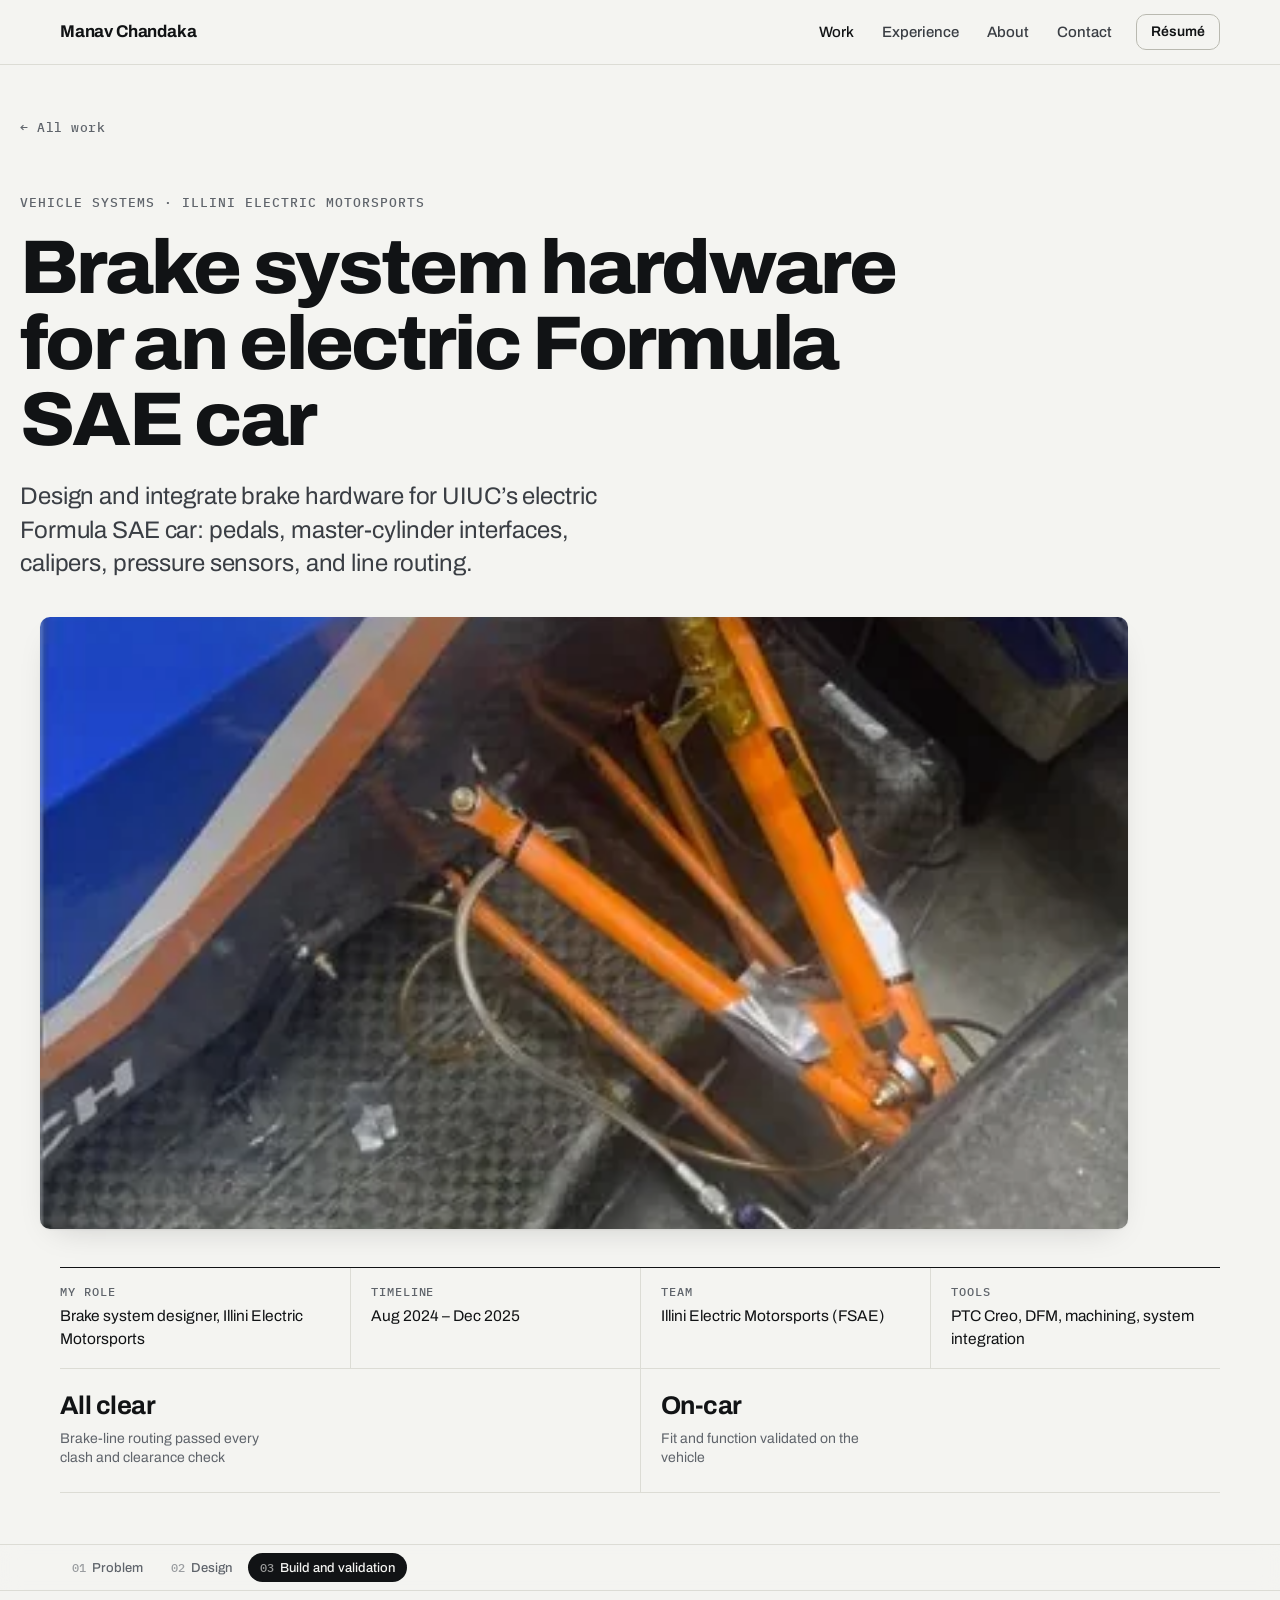
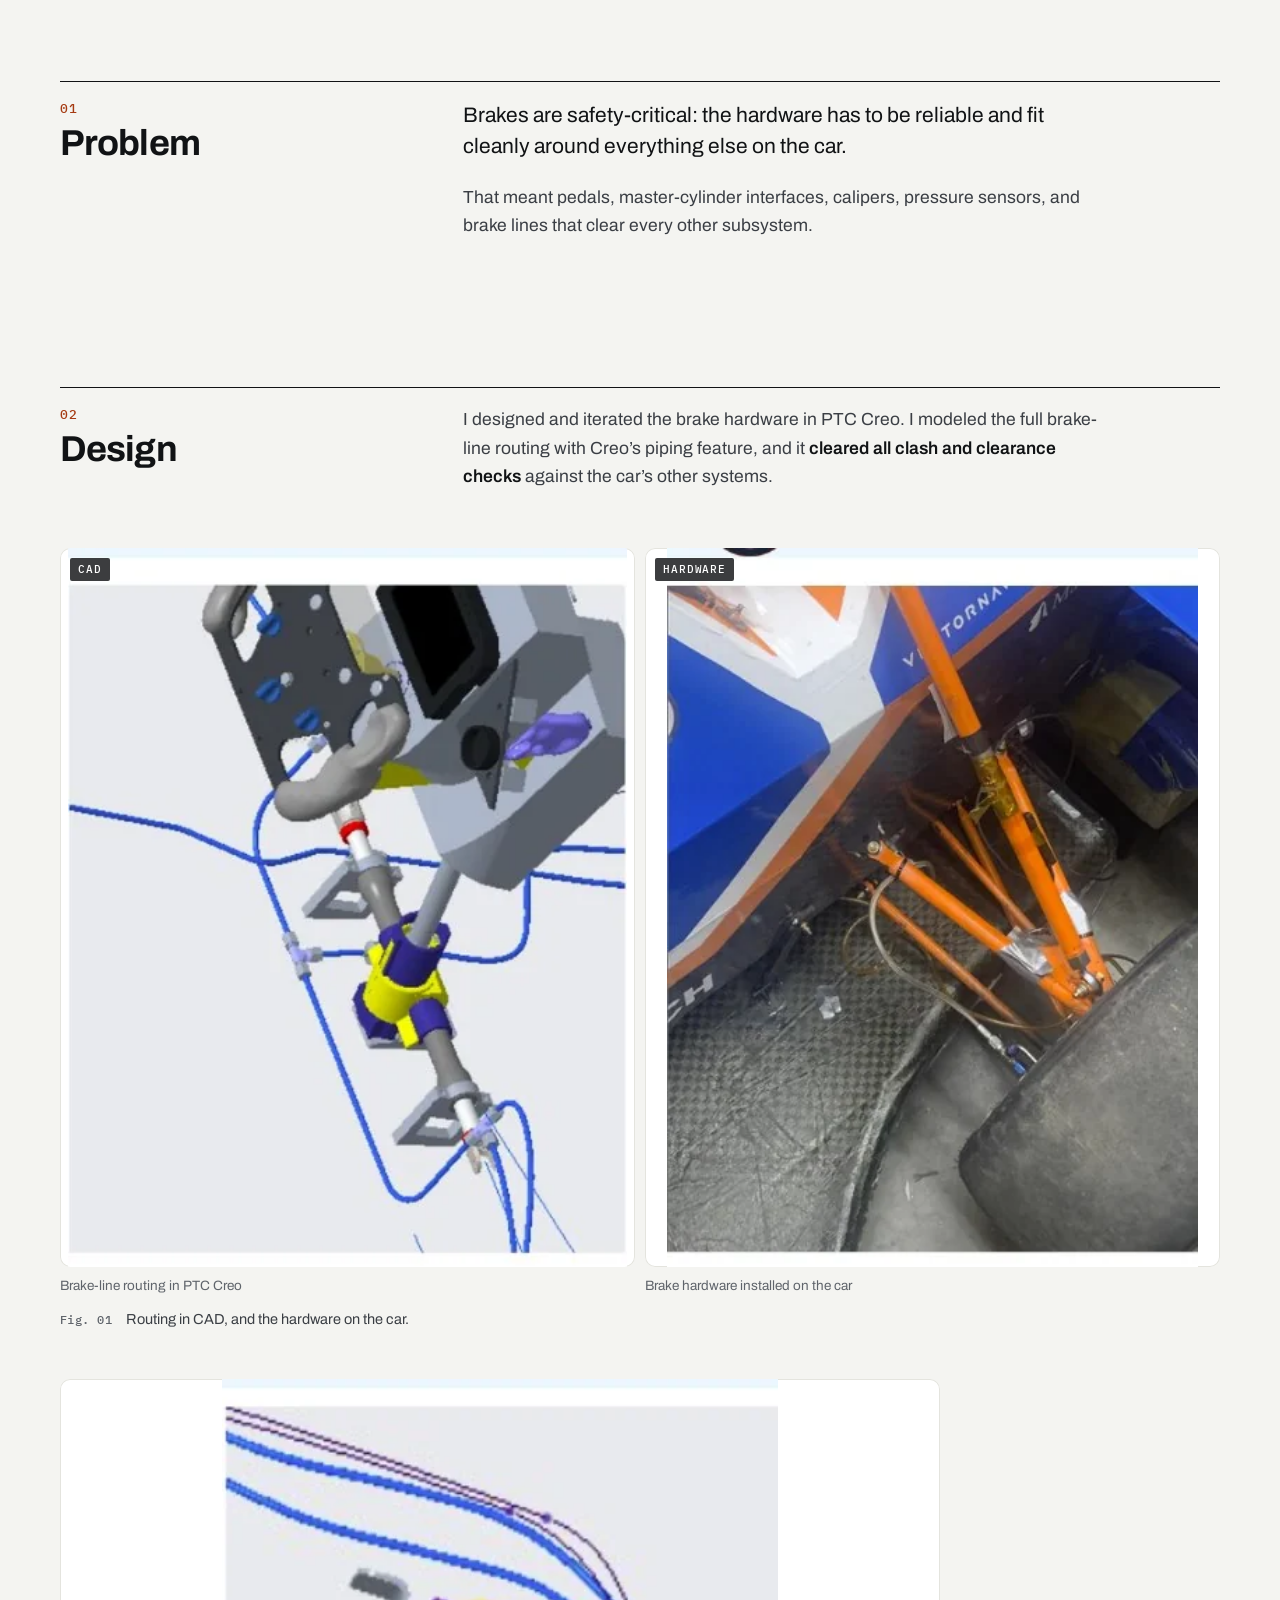
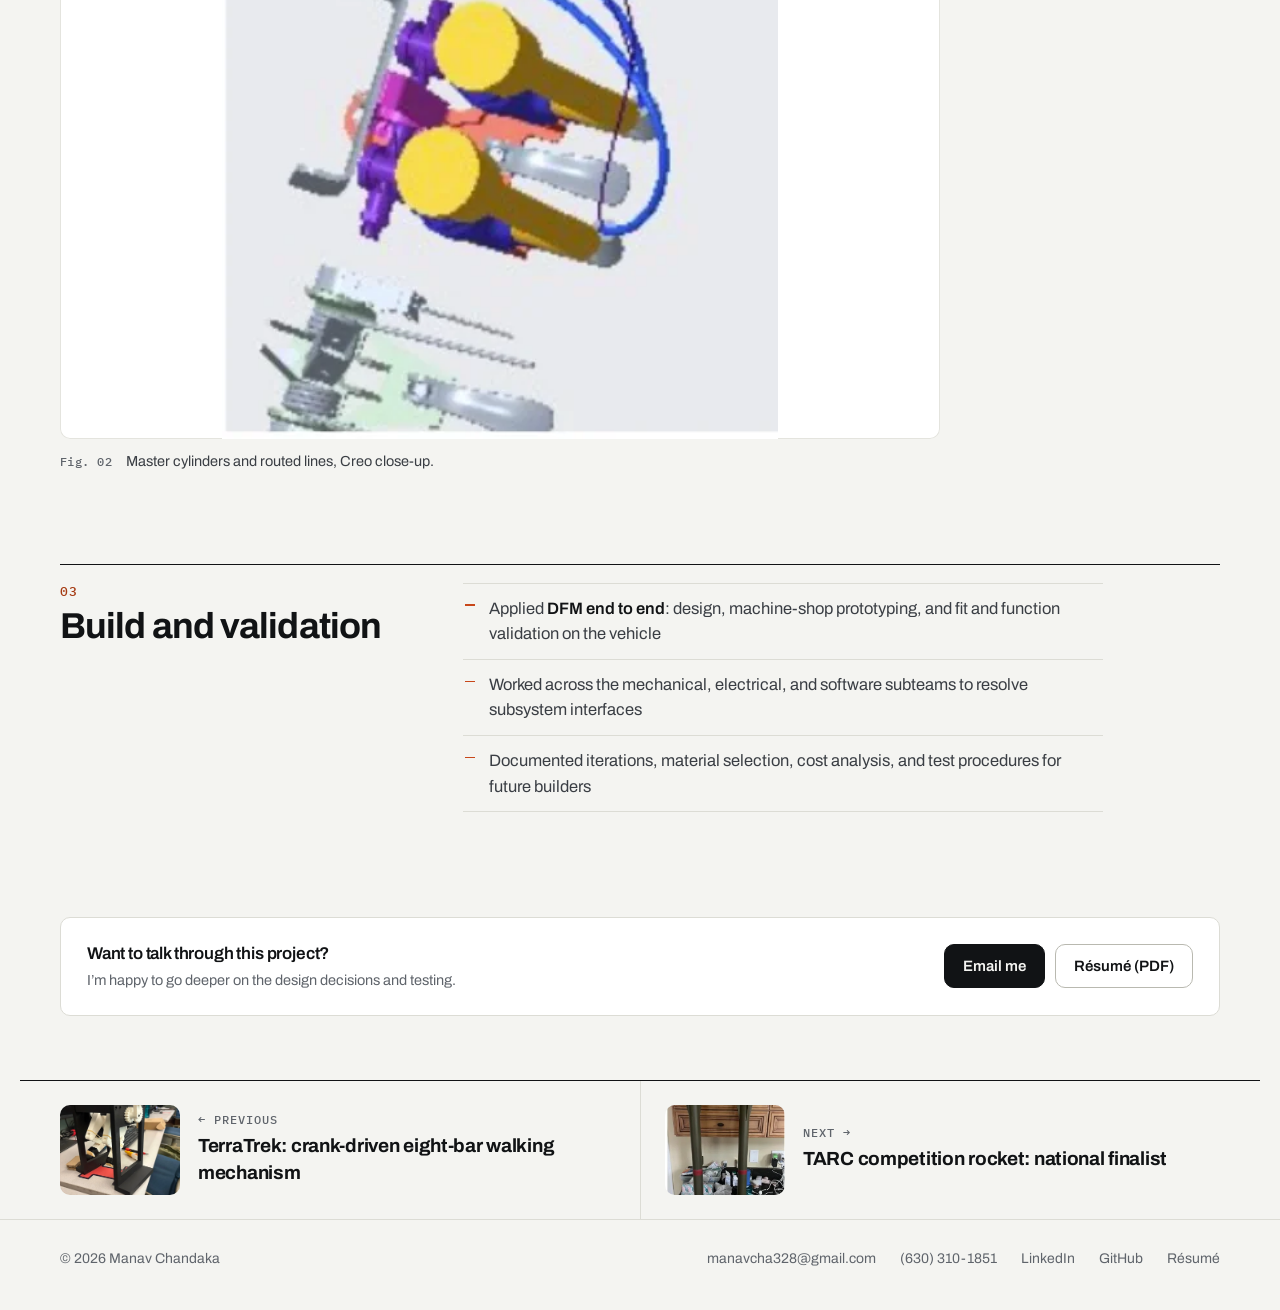
<file: projects/fsae-brakes.html>
<!doctype html>
<html lang="en">
<head>
<meta charset="utf-8" />
<meta name="viewport" content="width=device-width, initial-scale=1, viewport-fit=cover" />
<title>Brake system hardware for an electric Formula SAE car · Manav Chandaka</title>
<meta name="description" content="Design and integrate brake hardware for UIUC’s electric Formula SAE car: pedals, master-cylinder interfaces, calipers, pressure sensors, and line routing." />
<!-- Kept out of search results by choice: anyone with the link can view the site. Remove this line to allow indexing. -->
<meta name="robots" content="noindex, nofollow" />
<link rel="canonical" href="https://manavcha328.github.io/projects/fsae-brakes.html" />
<meta property="og:type" content="website" />
<meta property="og:title" content="Brake system hardware for an electric Formula SAE car · Manav Chandaka" />
<meta property="og:description" content="Design and integrate brake hardware for UIUC’s electric Formula SAE car: pedals, master-cylinder interfaces, calipers, pressure sensors, and line routing." />
<meta property="og:url" content="https://manavcha328.github.io/projects/fsae-brakes.html" />
<meta property="og:image" content="https://manavcha328.github.io/assets/img/fsae-brakes-car.webp" />
<meta name="twitter:card" content="summary_large_image" />
<meta name="theme-color" content="#f4f4f1" media="(prefers-color-scheme: light)" />
<meta name="theme-color" content="#0e0f11" media="(prefers-color-scheme: dark)" />
<link rel="icon" href="data:image/svg+xml,%3Csvg xmlns='http://www.w3.org/2000/svg' viewBox='0 0 32 32'%3E%3Crect width='32' height='32' rx='4' fill='%23111315'/%3E%3Cpath d='M7 23V9h3l6 8 6-8h3v14h-3v-9l-6 8-6-8v9z' fill='%23f4f4f1'/%3E%3C/svg%3E" />
<link rel="preconnect" href="https://fonts.googleapis.com" />
<link rel="preconnect" href="https://fonts.gstatic.com" crossorigin />
<link rel="stylesheet" href="https://fonts.googleapis.com/css2?family=Archivo:wdth,wght@100..125,400..800&family=IBM+Plex+Mono:wght@400;500;600&display=swap" />
<link rel="stylesheet" href="../assets/css/site.css" />
</head>
<body>
<a class="skip" href="#main">Skip to content</a>
<header class="site-header">
  <div class="wrap bar">
    <a class="brand" href="../index.html"><span class="brand-name">Manav Chandaka</span></a>
    <button type="button" class="menu-btn" aria-expanded="false" aria-controls="site-nav"><span class="bars" aria-hidden="true"></span>Menu</button>
    <nav class="site-nav" id="site-nav" aria-label="Primary">
      <a href="../index.html#work" aria-current="true">Work</a>
      <a href="../index.html#experience">Experience</a>
      <a href="../index.html#about">About</a>
      <a href="../index.html#contact">Contact</a>
      <a class="btn btn-sm" href="../assets/Manav_Chandaka_Resume.pdf" target="_blank" rel="noopener">Résumé</a>
    </nav>
  </div>
</header>
<main id="main">
<article class="cs">
<header class="wrap cs-top">
  <a class="crumb" href="../index.html#work">← All work</a>
  <p class="eyebrow">Vehicle systems · Illini Electric Motorsports</p>
  <h1 class="cs-title">Brake system hardware for an electric Formula SAE car</h1>
  <p class="cs-obj">Design and integrate brake hardware for UIUC’s electric Formula SAE car: pedals, master-cylinder interfaces, calipers, pressure sensors, and line routing.</p>
</header>
<div class="cs-hero">
  <figure class="m-single" style="--ar:16/9"><div class="frame"><a class="lb" href="../assets/img/fsae-brakes-car.webp" data-cap="Brake lines and orange suspension hardware installed on the Illini Electric Motorsports Formula SAE car"><img src="../assets/img/fsae-brakes-car.webp" width="380" height="515" alt="Brake lines and orange suspension hardware installed on the Illini Electric Motorsports Formula SAE car" fetchpriority="high" decoding="async" /></a></div></figure>
</div>
<div class="wrap">
  <dl class="cs-facts"><div><dt>My role</dt><dd>Brake system designer, Illini Electric Motorsports</dd></div><div><dt>Timeline</dt><dd>Aug 2024 – Dec 2025</dd></div><div><dt>Team</dt><dd>Illini Electric Motorsports (FSAE)</dd></div><div><dt>Tools</dt><dd>PTC Creo, DFM, machining, system integration</dd></div></dl>
  <dl class="cs-results" aria-label="Key results"><div><dt>Brake-line routing passed every clash and clearance check</dt><dd class="word">All clear</dd></div><div><dt>Fit and function validated on the vehicle</dt><dd class="word">On-car</dd></div></dl>
</div>
<div class="toc-bar"><nav class="wrap toc" aria-label="On this page"><a href="#challenge"><b>01</b>Problem</a><a href="#design"><b>02</b>Design</a><a href="#testing"><b>03</b>Build and validation</a></nav></div>
<section class="wrap cs-sec" id="challenge" aria-labelledby="challenge-h">
  <div class="cs-sec-grid">
    <div class="cs-sec-head"><span class="num">01</span><h2 id="challenge-h">Problem</h2></div>
    <div class="prose"><p class="lead">Brakes are safety-critical: the hardware has to be reliable and fit cleanly around everything else on the car.</p><p>That meant pedals, master-cylinder interfaces, calipers, pressure sensors, and brake lines that clear every other subsystem.</p></div>
  </div>
  
</section>
<section class="wrap cs-sec" id="design" aria-labelledby="design-h">
  <div class="cs-sec-grid">
    <div class="cs-sec-head"><span class="num">02</span><h2 id="design-h">Design</h2></div>
    <div class="prose"><p>I designed and iterated the brake hardware in PTC Creo. I modeled the full brake-line routing with Creo’s piping feature, and it <b>cleared all clash and clearance checks</b> against the car’s other systems.</p></div>
  </div>
  <div class="blocks"><figure class="fig m-compare" style="--ar:4/5"><div class="pair"><div><div class="frame contain"><span class="tag">CAD</span><a class="lb" href="../assets/img/fsae-creo-routing.webp" data-cap="Brake-line routing in PTC Creo"><img src="../assets/img/fsae-creo-routing.webp" width="400" height="515" alt="PTC Creo model of brake-line routing through the pedal box and steering assembly" loading="lazy" decoding="async" /></a></div><p class="sub">Brake-line routing in PTC Creo</p></div><div><div class="frame contain"><span class="tag">Hardware</span><a class="lb" href="../assets/img/fsae-brakes-car.webp" data-cap="Brake hardware installed on the car"><img src="../assets/img/fsae-brakes-car.webp" width="380" height="515" alt="Brake lines and orange suspension hardware installed on the Illini Electric Motorsports Formula SAE car" loading="lazy" decoding="async" /></a></div><p class="sub">Brake hardware installed on the car</p></div></div><figcaption class="figcap"><span>Routing in CAD, and the hardware on the car.</span></figcaption></figure><figure class="fig m-single narrow" style="--ar:4/3"><div class="frame contain"><a class="lb" href="../assets/img/fsae-master-cylinders.webp" data-cap="Master cylinders and routed lines, Creo close-up."><img src="../assets/img/fsae-master-cylinders.webp" width="430" height="510" alt="PTC Creo close-up of the master cylinders and routed brake lines" loading="lazy" decoding="async" /></a></div><figcaption class="figcap"><span>Master cylinders and routed lines, Creo close-up.</span></figcaption></figure></div>
</section>
<section class="wrap cs-sec" id="testing" aria-labelledby="testing-h">
  <div class="cs-sec-grid">
    <div class="cs-sec-head"><span class="num">03</span><h2 id="testing-h">Build and validation</h2></div>
    <div class="prose"><ul><li>Applied <b>DFM end to end</b>: design, machine-shop prototyping, and fit and function validation on the vehicle</li><li>Worked across the mechanical, electrical, and software subteams to resolve subsystem interfaces</li><li>Documented iterations, material selection, cost analysis, and test procedures for future builders</li></ul></div>
  </div>
  
</section>
<div class="wrap"><aside class="cs-cta" aria-label="Get in touch">
  <p>Want to talk through this project?<span>I’m happy to go deeper on the design decisions and testing.</span></p>
  <div><a class="btn primary" href="mailto:manavcha328@gmail.com">Email me</a><a class="btn" href="../assets/Manav_Chandaka_Resume.pdf" target="_blank" rel="noopener">Résumé (PDF)</a></div>
</aside></div>
<nav class="wrap cs-next" aria-label="More projects"><div class="cs-next-grid"><a href="terratrek.html"><span class="thumb"><img src="../assets/img/terratrek-prototype.webp" width="1200" height="1600" alt="TerraTrek final prototype on a lab bench: black 3D-printed chassis with white eight-bar legs, drive gears, and the hand crank" loading="lazy" decoding="async" /></span><span><span class="dir">← Previous</span><span class="ttl">TerraTrek: crank-driven eight-bar walking mechanism</span></span></a><a href="tarc-rocket.html"><span class="thumb"><img src="../assets/img/tarc-rockets.webp" width="355" height="470" alt="The pair of TARC competition rockets with egg payload capsules before flight" loading="lazy" decoding="async" /></span><span><span class="dir">Next →</span><span class="ttl">TARC competition rocket: national finalist</span></span></a></div></nav>
</article>
</main>
<footer class="site-footer">
  <div class="wrap foot">
    <span>© 2026 Manav Chandaka</span>
    <span class="sp"></span>
    <a href="mailto:manavcha328@gmail.com">manavcha328@gmail.com</a>
    <a href="tel:+16303101851">(630) 310-1851</a>
    <a href="https://www.linkedin.com/in/manavchandaka/" target="_blank" rel="noopener">LinkedIn</a>
    <a href="https://github.com/SIGRobotics-UIUC/LeKiwi" target="_blank" rel="noopener nofollow">GitHub</a>
    <a href="../assets/Manav_Chandaka_Resume.pdf" target="_blank" rel="noopener">Résumé</a>
  </div>
</footer>
<dialog class="lightbox" id="lightbox" aria-label="Image viewer">
  <div class="lb-stage">
    <div class="lb-top"><span class="lb-count"></span><button type="button" class="lb-btn lb-close" aria-label="Close viewer"><svg viewBox="0 0 24 24" fill="none" stroke="currentColor" stroke-width="2" aria-hidden="true"><path d="M6 6l12 12M18 6L6 18"/></svg></button></div>
    <div class="lb-img-wrap">
      <button type="button" class="lb-btn lb-prev" aria-label="Previous image"><svg viewBox="0 0 24 24" fill="none" stroke="currentColor" stroke-width="2" aria-hidden="true"><path d="M15 5l-7 7 7 7"/></svg></button>
      <img alt="" />
      <button type="button" class="lb-btn lb-next" aria-label="Next image"><svg viewBox="0 0 24 24" fill="none" stroke="currentColor" stroke-width="2" aria-hidden="true"><path d="M9 5l7 7-7 7"/></svg></button>
    </div>
    <p class="lb-cap"></p>
  </div>
</dialog>
<script src="../assets/js/site.js" defer></script>
<script data-goatcounter="https://manavcha328.goatcounter.com/count" async src="https://gc.zgo.at/count.js"></script>
</body>
</html>
</file>
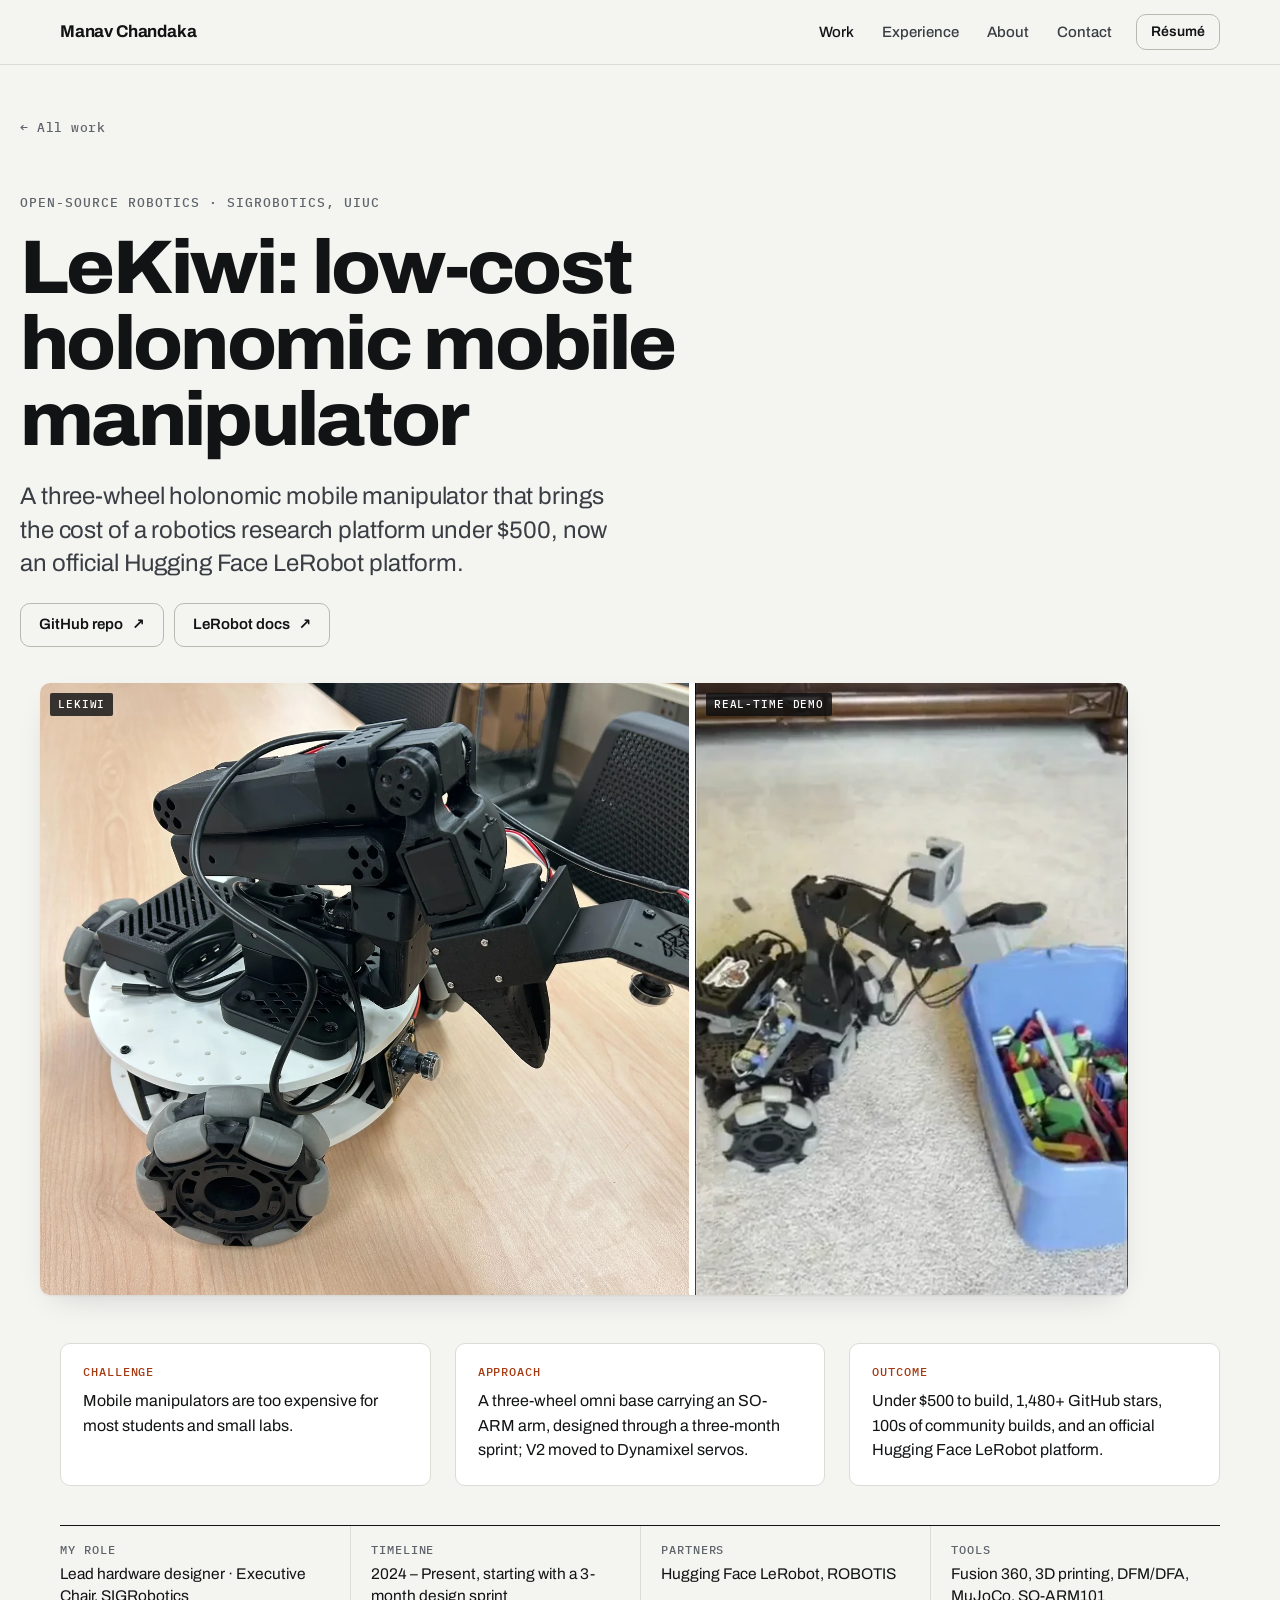
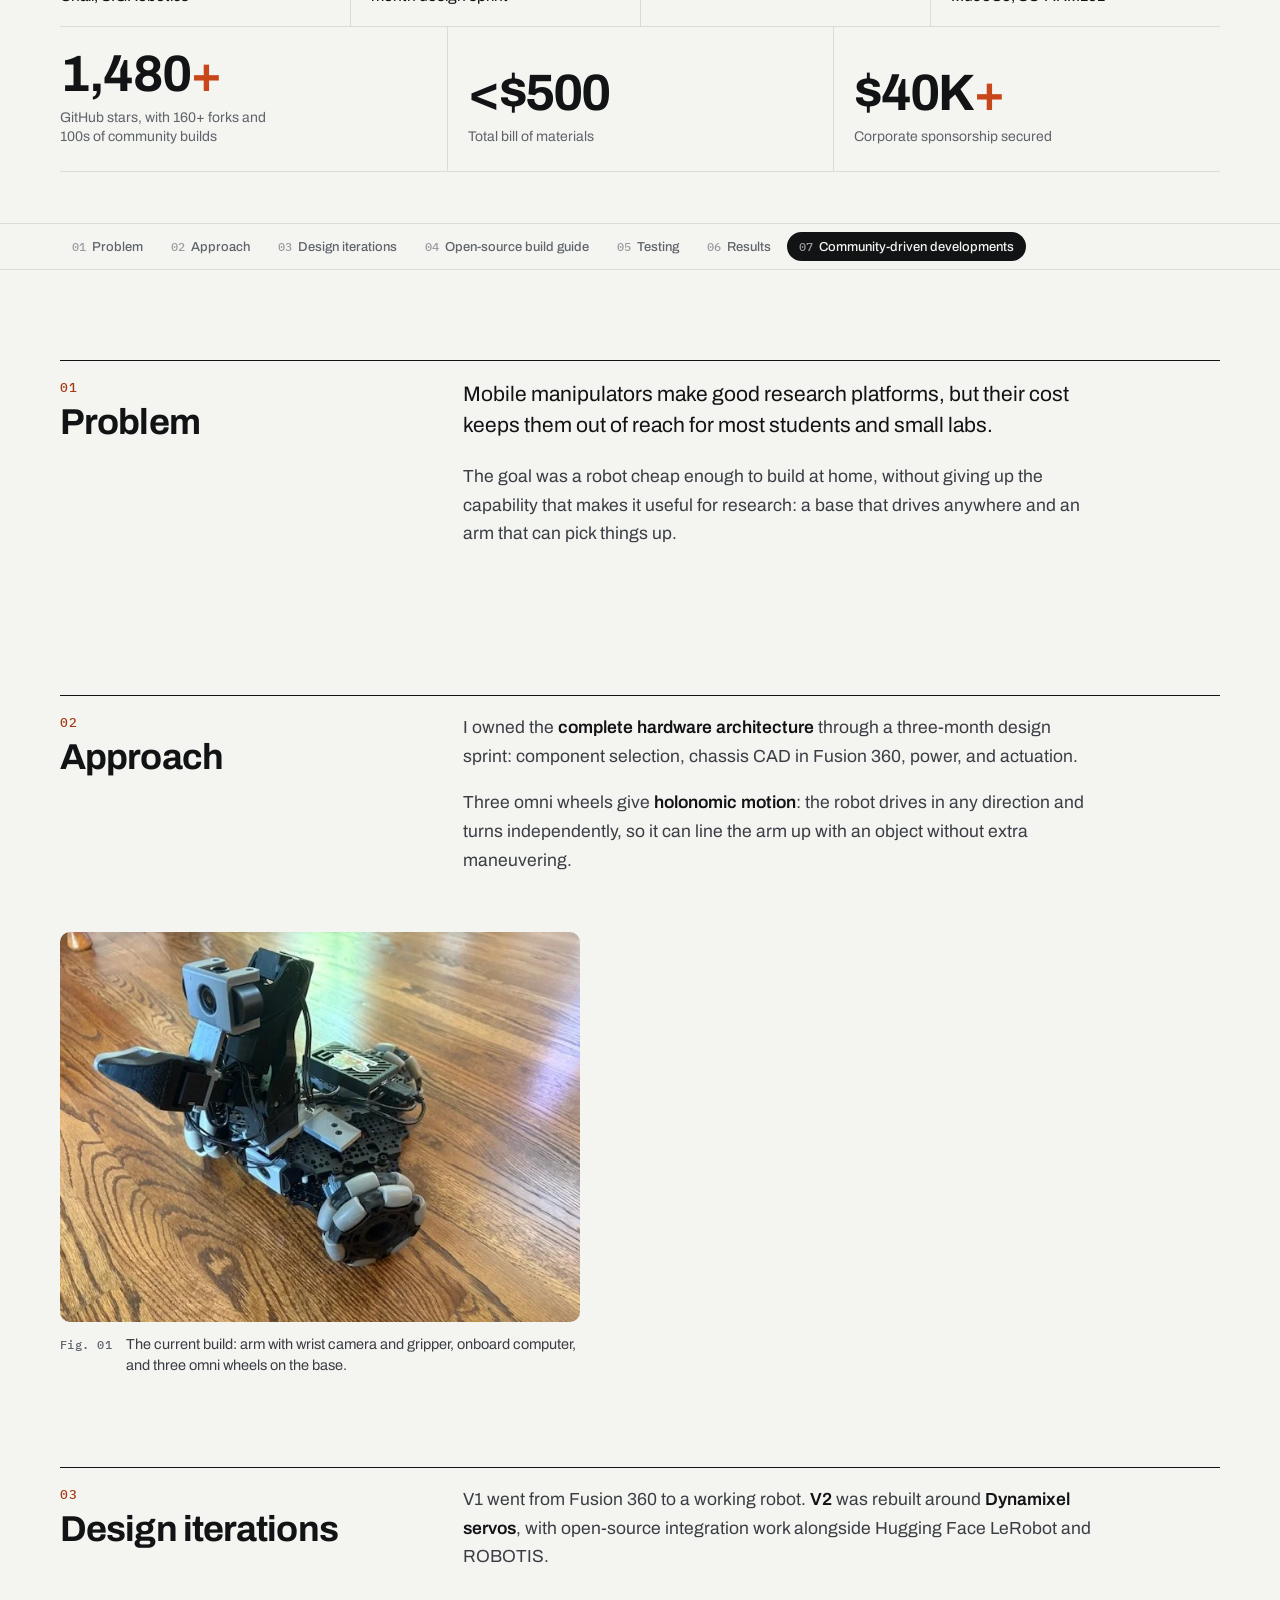
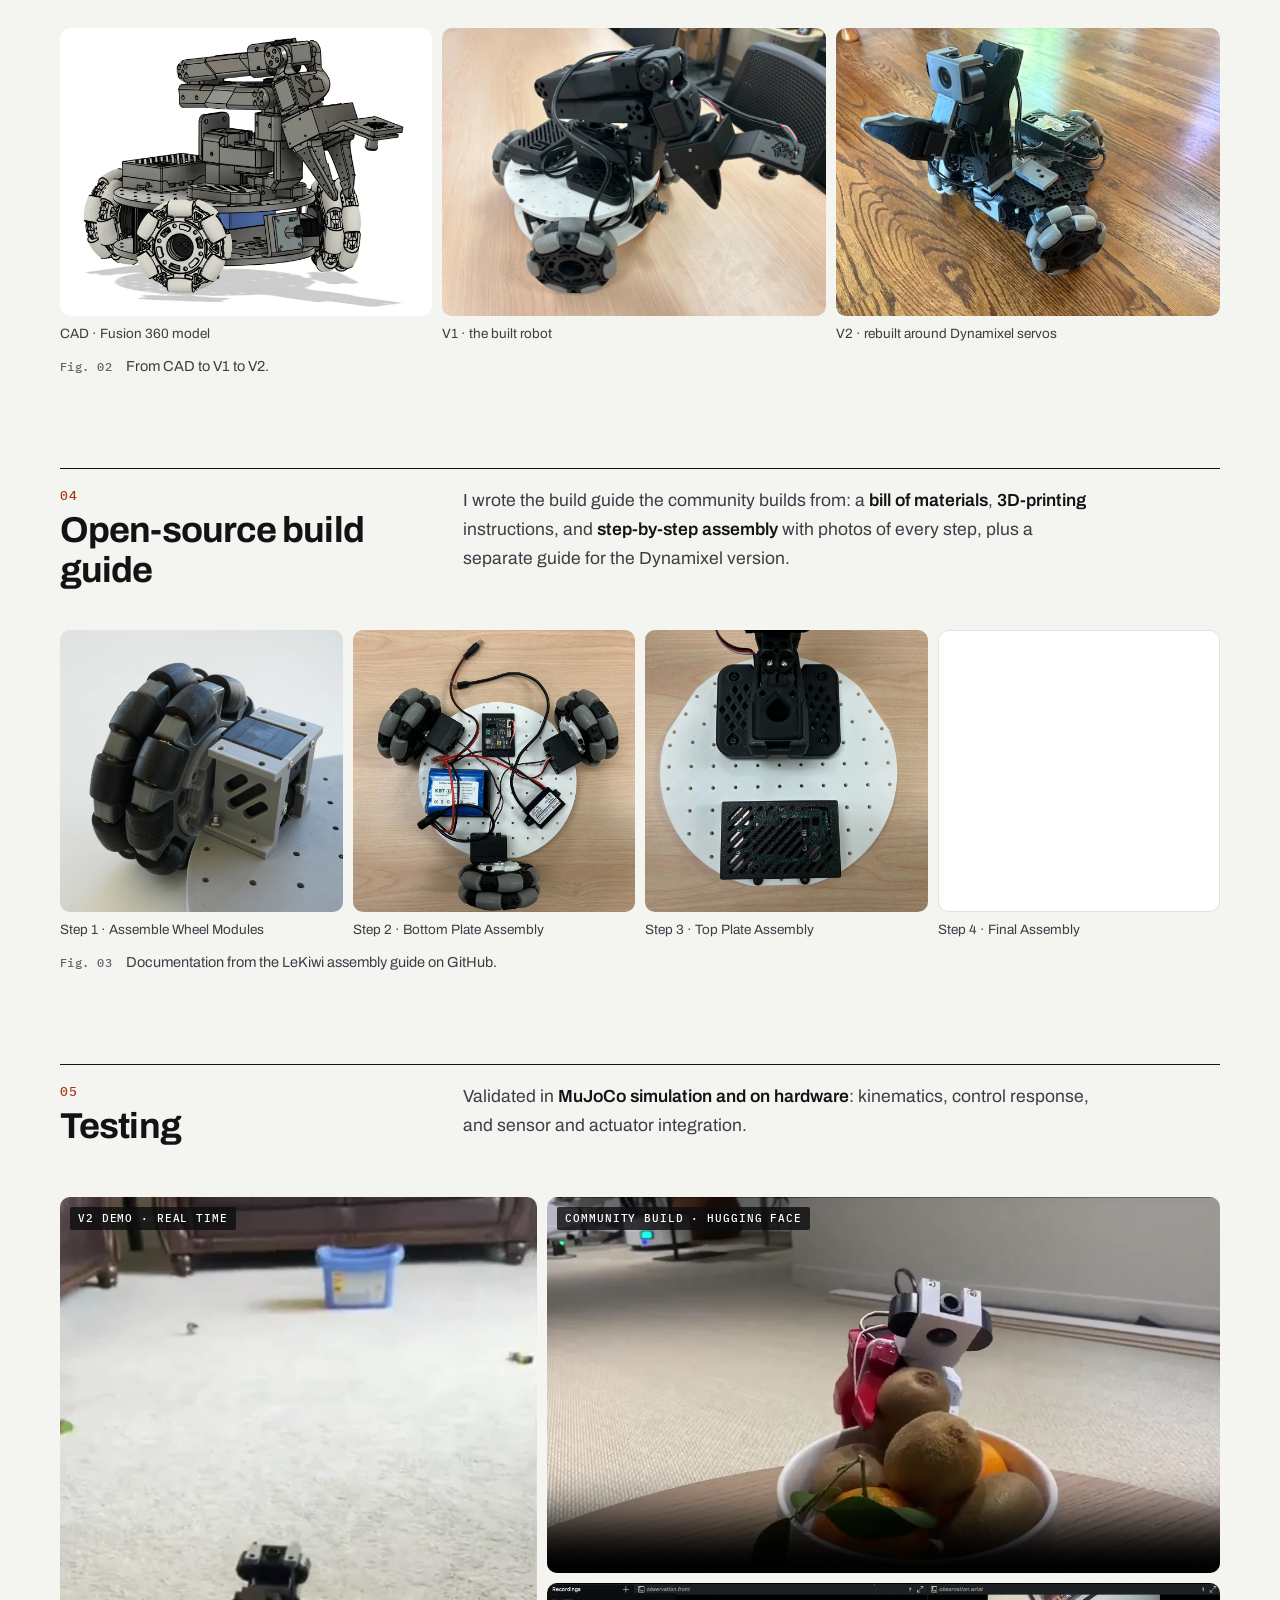
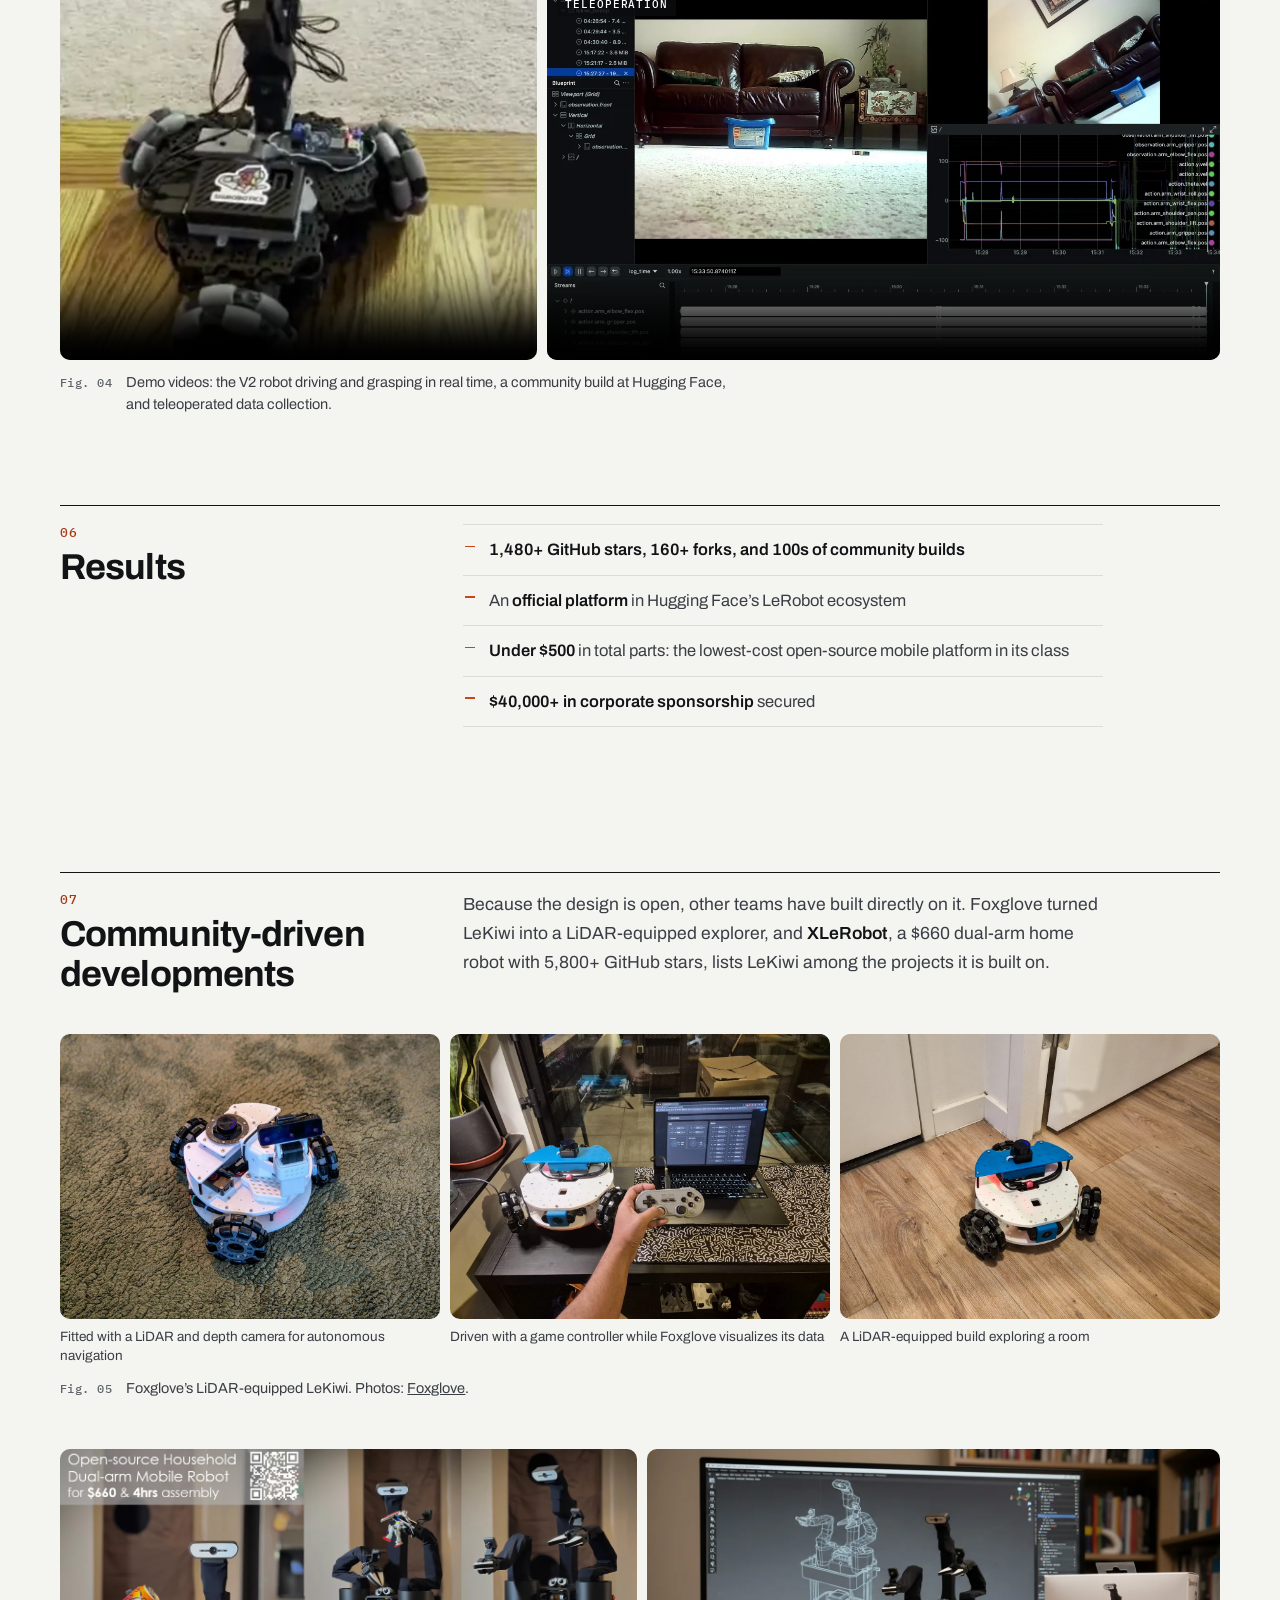
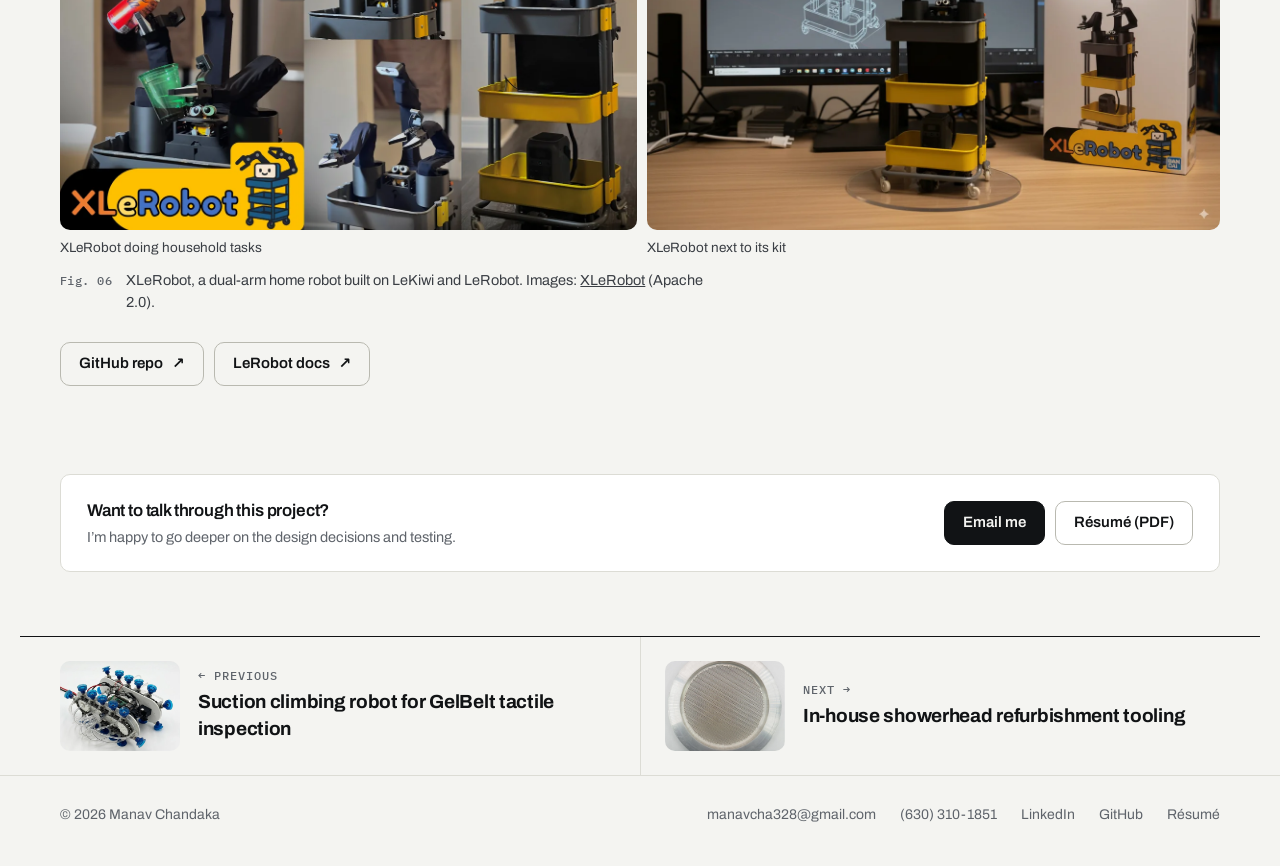
<file: projects/lekiwi.html>
<!doctype html>
<html lang="en">
<head>
<meta charset="utf-8" />
<meta name="viewport" content="width=device-width, initial-scale=1, viewport-fit=cover" />
<title>LeKiwi: low-cost holonomic mobile manipulator · Manav Chandaka</title>
<meta name="description" content="A three-wheel holonomic mobile manipulator that brings the cost of a robotics research platform under $500, now an official Hugging Face LeRobot platform." />
<!-- Kept out of search results by choice: anyone with the link can view the site. Remove this line to allow indexing. -->
<meta name="robots" content="noindex, nofollow" />
<link rel="canonical" href="https://manavcha328.github.io/projects/lekiwi.html" />
<meta property="og:type" content="website" />
<meta property="og:title" content="LeKiwi: low-cost holonomic mobile manipulator · Manav Chandaka" />
<meta property="og:description" content="A three-wheel holonomic mobile manipulator that brings the cost of a robotics research platform under $500, now an official Hugging Face LeRobot platform." />
<meta property="og:url" content="https://manavcha328.github.io/projects/lekiwi.html" />
<meta property="og:image" content="https://manavcha328.github.io/assets/img/lekiwi-v1-real.webp" />
<meta name="twitter:card" content="summary_large_image" />
<meta name="theme-color" content="#f4f4f1" media="(prefers-color-scheme: light)" />
<meta name="theme-color" content="#0e0f11" media="(prefers-color-scheme: dark)" />
<link rel="icon" href="data:image/svg+xml,%3Csvg xmlns='http://www.w3.org/2000/svg' viewBox='0 0 32 32'%3E%3Crect width='32' height='32' rx='4' fill='%23111315'/%3E%3Cpath d='M7 23V9h3l6 8 6-8h3v14h-3v-9l-6 8-6-8v9z' fill='%23f4f4f1'/%3E%3C/svg%3E" />
<link rel="preconnect" href="https://fonts.googleapis.com" />
<link rel="preconnect" href="https://fonts.gstatic.com" crossorigin />
<link rel="stylesheet" href="https://fonts.googleapis.com/css2?family=Archivo:wdth,wght@100..125,400..800&family=IBM+Plex+Mono:wght@400;500;600&display=swap" />
<link rel="stylesheet" href="../assets/css/site.css" />
</head>
<body>
<a class="skip" href="#main">Skip to content</a>
<header class="site-header">
  <div class="wrap bar">
    <a class="brand" href="../index.html"><span class="brand-name">Manav Chandaka</span></a>
    <button type="button" class="menu-btn" aria-expanded="false" aria-controls="site-nav"><span class="bars" aria-hidden="true"></span>Menu</button>
    <nav class="site-nav" id="site-nav" aria-label="Primary">
      <a href="../index.html#work" aria-current="true">Work</a>
      <a href="../index.html#experience">Experience</a>
      <a href="../index.html#about">About</a>
      <a href="../index.html#contact">Contact</a>
      <a class="btn btn-sm" href="../assets/Manav_Chandaka_Resume.pdf" target="_blank" rel="noopener">Résumé</a>
    </nav>
  </div>
</header>
<main id="main">
<article class="cs">
<header class="wrap cs-top">
  <a class="crumb" href="../index.html#work">← All work</a>
  <p class="eyebrow">Open-source robotics · SIGRobotics, UIUC</p>
  <h1 class="cs-title">LeKiwi: low-cost holonomic mobile manipulator</h1>
  <p class="cs-obj">A three-wheel holonomic mobile manipulator that brings the cost of a robotics research platform under $500, now an official Hugging Face LeRobot platform.</p>
  <div class="cs-links cs-links-top"><a class="btn" href="https://github.com/SIGRobotics-UIUC/LeKiwi" target="_blank" rel="noopener nofollow">GitHub repo <span aria-hidden="true">↗</span></a><a class="btn" href="https://huggingface.co/docs/lerobot/lekiwi" target="_blank" rel="noopener">LeRobot docs <span aria-hidden="true">↗</span></a></div>
</header>
<div class="cs-hero">
  <figure class="m-single"><div class="frame hero-split"><span class="tag">LeKiwi</span><span class="tag tag-clip">Real-time demo</span><a class="lb" href="../assets/img/lekiwi-v1-real.webp" data-cap="LeKiwi on a table: SO-ARM arm with gripper on a round white base with omni wheels"><img src="../assets/img/lekiwi-v1-real.webp" width="1600" height="1200" alt="LeKiwi on a table: SO-ARM arm with gripper on a round white base with omni wheels" fetchpriority="high" decoding="async" /></a><video data-loop muted loop playsinline preload="metadata" poster="../assets/img/lekiwi-loop-poster.webp" aria-label="LeKiwi V2 driving up to an object and picking it up, in real time"><source src="../assets/video/lekiwi-loop.mp4" type="video/mp4" /></video></div></figure>
</div>
<div class="wrap">
  <section class="glance" aria-label="At a glance"><div><h2>Challenge</h2><p>Mobile manipulators are too expensive for most students and small labs.</p></div><div><h2>Approach</h2><p>A three-wheel omni base carrying an SO-ARM arm, designed through a three-month sprint; V2 moved to Dynamixel servos.</p></div><div><h2>Outcome</h2><p>Under $500 to build, 1,480+ GitHub stars, 100s of community builds, and an official Hugging Face LeRobot platform.</p></div></section>
  <dl class="cs-facts"><div><dt>My role</dt><dd>Lead hardware designer · Executive Chair, SIGRobotics</dd></div><div><dt>Timeline</dt><dd>2024 – Present, starting with a 3-month design sprint</dd></div><div><dt>Partners</dt><dd>Hugging Face LeRobot, ROBOTIS</dd></div><div><dt>Tools</dt><dd>Fusion 360, 3D printing, DFM/DFA, MuJoCo, SO-ARM101</dd></div></dl>
  <dl class="cs-results" aria-label="Key results"><div><dt>GitHub stars, with 160+ forks and 100s of community builds</dt><dd>1,480<span>+</span></dd></div><div><dt>Total bill of materials</dt><dd><$500</dd></div><div><dt>Corporate sponsorship secured</dt><dd>$40K<span>+</span></dd></div></dl>
</div>
<div class="toc-bar"><nav class="wrap toc" aria-label="On this page"><a href="#challenge"><b>01</b>Problem</a><a href="#approach"><b>02</b>Approach</a><a href="#design"><b>03</b>Design iterations</a><a href="#build-guide"><b>04</b>Open-source build guide</a><a href="#testing"><b>05</b>Testing</a><a href="#results"><b>06</b>Results</a><a href="#community"><b>07</b>Community-driven developments</a></nav></div>
<section class="wrap cs-sec" id="challenge" aria-labelledby="challenge-h">
  <div class="cs-sec-grid">
    <div class="cs-sec-head"><span class="num">01</span><h2 id="challenge-h">Problem</h2></div>
    <div class="prose"><p class="lead">Mobile manipulators make good research platforms, but their cost keeps them out of reach for most students and small labs.</p><p>The goal was a robot cheap enough to build at home, without giving up the capability that makes it useful for research: a base that drives anywhere and an arm that can pick things up.</p></div>
  </div>
  
</section>
<section class="wrap cs-sec" id="approach" aria-labelledby="approach-h">
  <div class="cs-sec-grid">
    <div class="cs-sec-head"><span class="num">02</span><h2 id="approach-h">Approach</h2></div>
    <div class="prose"><p>I owned the <b>complete hardware architecture</b> through a three-month design sprint: component selection, chassis CAD in Fusion 360, power, and actuation.</p><p>Three omni wheels give <b>holonomic motion</b>: the robot drives in any direction and turns independently, so it can line the arm up with an object without extra maneuvering.</p></div>
  </div>
  <div class="blocks"><figure class="fig m-single small" style="--ar:4/3"><div class="frame"><a class="lb" href="../assets/img/lekiwi-robot.webp" data-cap="The current build: arm with wrist camera and gripper, onboard computer, and three omni wheels on the base."><img src="../assets/img/lekiwi-robot.webp" width="640" height="480" alt="LeKiwi mobile manipulator on a wood floor: gripper and wrist camera at the front, omni wheels, and the onboard computer on its perforated chassis" loading="lazy" decoding="async" /></a></div><figcaption class="figcap"><span>The current build: arm with wrist camera and gripper, onboard computer, and three omni wheels on the base.</span></figcaption></figure></div>
</section>
<section class="wrap cs-sec" id="design" aria-labelledby="design-h">
  <div class="cs-sec-grid">
    <div class="cs-sec-head"><span class="num">03</span><h2 id="design-h">Design iterations</h2></div>
    <div class="prose"><p>V1 went from Fusion 360 to a working robot. <b>V2</b> was rebuilt around <b>Dynamixel servos</b>, with open-source integration work alongside Hugging Face LeRobot and ROBOTIS.</p></div>
  </div>
  <div class="blocks"><figure class="fig m-row"><div class="row-grid" style="grid-template-columns:1.290fr 1.333fr 1.333fr"><div><div class="frame" style="aspect-ratio:667/517"><a class="lb" href="../assets/img/lekiwi-cad-v1.webp" data-cap="CAD · Fusion 360 model"><img src="../assets/img/lekiwi-cad-v1.webp" width="667" height="517" alt="Fusion 360 CAD of LeKiwi: arm, onboard electronics, and three omni wheels on a round base" loading="lazy" decoding="async" /></a></div><p class="gcap">CAD · Fusion 360 model</p></div><div><div class="frame" style="aspect-ratio:1600/1200"><a class="lb" href="../assets/img/lekiwi-v1-real.webp" data-cap="V1 · the built robot"><img src="../assets/img/lekiwi-v1-real.webp" width="1600" height="1200" alt="LeKiwi on a table: SO-ARM arm with gripper on a round white base with omni wheels" loading="lazy" decoding="async" /></a></div><p class="gcap">V1 · the built robot</p></div><div><div class="frame" style="aspect-ratio:640/480"><a class="lb" href="../assets/img/lekiwi-v2-dynamixel.webp" data-cap="V2 · rebuilt around Dynamixel servos"><img src="../assets/img/lekiwi-v2-dynamixel.webp" width="640" height="480" alt="LeKiwi V2 on a wood floor: black Dynamixel arm with wrist camera on the omni-wheel base" loading="lazy" decoding="async" /></a></div><p class="gcap">V2 · rebuilt around Dynamixel servos</p></div></div><figcaption class="figcap"><span>From CAD to V1 to V2.</span></figcaption></figure></div>
</section>
<section class="wrap cs-sec" id="build-guide" aria-labelledby="build-guide-h">
  <div class="cs-sec-grid">
    <div class="cs-sec-head"><span class="num">04</span><h2 id="build-guide-h">Open-source build guide</h2></div>
    <div class="prose"><p>I wrote the build guide the community builds from: a <b>bill of materials</b>, <b>3D-printing</b> instructions, and <b>step-by-step assembly</b> with photos of every step, plus a separate guide for the Dynamixel version.</p></div>
  </div>
  <div class="blocks"><figure class="fig m-gallery" style="--cols:4;--ar:1/1"><div class="grid"><div><div class="frame"><a class="lb" href="../assets/img/lekiwi-guide-wheel-module.webp" data-cap="Step 1 · Assemble Wheel Modules"><img src="../assets/img/lekiwi-guide-wheel-module.webp" width="1000" height="1000" alt="Assembled LeKiwi wheel module: omni wheel on its gray printed motor housing, from step 1 of the build guide" loading="lazy" decoding="async" /></a></div><p class="gcap">Step 1 · Assemble Wheel Modules</p></div><div><div class="frame"><a class="lb" href="../assets/img/lekiwi-guide-bottom-plate.webp" data-cap="Step 2 · Bottom Plate Assembly"><img src="../assets/img/lekiwi-guide-bottom-plate.webp" width="1000" height="1000" alt="Bottom plate from above: three omni-wheel modules, battery, and wiring on the white perforated plate" loading="lazy" decoding="async" /></a></div><p class="gcap">Step 2 · Bottom Plate Assembly</p></div><div><div class="frame"><a class="lb" href="../assets/img/lekiwi-guide-top-plate.webp" data-cap="Step 3 · Top Plate Assembly"><img src="../assets/img/lekiwi-guide-top-plate.webp" width="1000" height="1000" alt="Top plate from above with the Raspberry Pi case and the arm base mounted" loading="lazy" decoding="async" /></a></div><p class="gcap">Step 3 · Top Plate Assembly</p></div><div><div class="frame"><a class="lb" href="../assets/img/lekiwi-guide-final.webp" data-cap="Step 4 · Final Assembly"><img src="../assets/img/lekiwi-guide-final.webp" width="1000" height="1000" alt="Fully assembled LeKiwi on a table: arm folded over the two-plate omni-wheel base" loading="lazy" decoding="async" /></a></div><p class="gcap">Step 4 · Final Assembly</p></div></div><figcaption class="figcap"><span>Documentation from the LeKiwi assembly guide on GitHub.</span></figcaption></figure></div>
</section>
<section class="wrap cs-sec" id="testing" aria-labelledby="testing-h">
  <div class="cs-sec-grid">
    <div class="cs-sec-head"><span class="num">05</span><h2 id="testing-h">Testing</h2></div>
    <div class="prose"><p>Validated in <b>MuJoCo simulation and on hardware</b>: kinematics, control response, and sensor and actuator integration.</p></div>
  </div>
  <div class="blocks"><figure class="fig m-reel"><div class="reel"><div class="tile"><span class="tag">V2 demo · real time</span><video controls playsinline preload="none" poster="../assets/img/lekiwi-v2-demo-poster.webp" aria-label="Dynamixel LeKiwi (V2) driving and picking up objects, unedited, with sound"><source src="../assets/video/lekiwi-v2-demo.mp4" type="video/mp4" /></video></div><div class="tile"><span class="tag">Community build · Hugging Face</span><video controls playsinline preload="none" poster="../assets/img/lekiwi-community-poster.webp" aria-label="A community-built LeKiwi driving through the Hugging Face office, with sound"><source src="../assets/video/lekiwi-community-demo.mp4" type="video/mp4" /></video></div><div class="tile"><span class="tag">Teleoperation</span><video controls playsinline preload="none" poster="../assets/img/lekiwi-teleop-poster.webp" aria-label="Teleoperating LeKiwi with its webcam stream for data collection, with sound"><source src="../assets/video/lekiwi-teleop.mp4" type="video/mp4" /></video></div></div><figcaption class="figcap"><span>Demo videos: the V2 robot driving and grasping in real time, a community build at Hugging Face, and teleoperated data collection.</span></figcaption></figure></div>
</section>
<section class="wrap cs-sec" id="results" aria-labelledby="results-h">
  <div class="cs-sec-grid">
    <div class="cs-sec-head"><span class="num">06</span><h2 id="results-h">Results</h2></div>
    <div class="prose"><ul><li><b>1,480+ GitHub stars, 160+ forks, and 100s of community builds</b></li><li>An <b>official platform</b> in Hugging Face’s LeRobot ecosystem</li><li><b>Under $500</b> in total parts: the lowest-cost open-source mobile platform in its class</li><li><b>$40,000+ in corporate sponsorship</b> secured</li></ul></div>
  </div>
  
</section>
<section class="wrap cs-sec" id="community" aria-labelledby="community-h">
  <div class="cs-sec-grid">
    <div class="cs-sec-head"><span class="num">07</span><h2 id="community-h">Community-driven developments</h2></div>
    <div class="prose"><p>Because the design is open, other teams have built directly on it. Foxglove turned LeKiwi into a LiDAR-equipped explorer, and <b>XLeRobot</b>, a $660 dual-arm home robot with 5,800+ GitHub stars, lists LeKiwi among the projects it is built on.</p></div>
  </div>
  <div class="blocks"><figure class="fig m-row"><div class="row-grid" style="grid-template-columns:1.333fr 1.333fr 1.333fr"><div><div class="frame" style="aspect-ratio:1200/900"><a class="lb" href="../assets/img/lekiwi-foxglove-carpet.webp" data-cap="Fitted with a LiDAR and depth camera for autonomous navigation"><img src="../assets/img/lekiwi-foxglove-carpet.webp" width="1200" height="900" alt="A community-built LeKiwi base on a carpet with a LiDAR and a pan-tilt depth camera mounted on top" loading="lazy" decoding="async" /></a></div><p class="gcap">Fitted with a LiDAR and depth camera for autonomous navigation</p></div><div><div class="frame" style="aspect-ratio:1200/900"><a class="lb" href="../assets/img/lekiwi-foxglove-teleop.webp" data-cap="Driven with a game controller while Foxglove visualizes its data"><img src="../assets/img/lekiwi-foxglove-teleop.webp" width="1200" height="900" alt="A person driving a LeKiwi with a game controller beside a laptop showing robot data" loading="lazy" decoding="async" /></a></div><p class="gcap">Driven with a game controller while Foxglove visualizes its data</p></div><div><div class="frame" style="aspect-ratio:1200/900"><a class="lb" href="../assets/img/lekiwi-foxglove-floor.webp" data-cap="A LiDAR-equipped build exploring a room"><img src="../assets/img/lekiwi-foxglove-floor.webp" width="1200" height="900" alt="A LeKiwi with a blue LiDAR mount on a wood floor by a door" loading="lazy" decoding="async" /></a></div><p class="gcap">A LiDAR-equipped build exploring a room</p></div></div><figcaption class="figcap"><span>Foxglove’s LiDAR-equipped LeKiwi. Photos: <a href="https://foxglove.dev/blog/upgrading-the-lekiwi-into-a-lidar-equipped-explorer" target="_blank" rel="noopener">Foxglove</a>.</span></figcaption></figure><figure class="fig m-row"><div class="row-grid" style="grid-template-columns:1.513fr 1.500fr"><div><div class="frame" style="aspect-ratio:1200/793"><a class="lb" href="../assets/img/lekiwi-xlerobot.webp" data-cap="XLeRobot doing household tasks"><img src="../assets/img/lekiwi-xlerobot.webp" width="1200" height="793" alt="XLeRobot, a dual-arm mobile robot on a yellow cart, shown in several household scenes" loading="lazy" decoding="async" /></a></div><p class="gcap">XLeRobot doing household tasks</p></div><div><div class="frame" style="aspect-ratio:1200/800"><a class="lb" href="../assets/img/lekiwi-xlerobot-kit.webp" data-cap="XLeRobot next to its kit"><img src="../assets/img/lekiwi-xlerobot-kit.webp" width="1200" height="800" alt="An assembled XLeRobot on a desk next to its boxed kit and a CAD model on a monitor" loading="lazy" decoding="async" /></a></div><p class="gcap">XLeRobot next to its kit</p></div></div><figcaption class="figcap"><span>XLeRobot, a dual-arm home robot built on LeKiwi and LeRobot. Images: <a href="https://github.com/Vector-Wangel/XLeRobot" target="_blank" rel="noopener">XLeRobot</a> (Apache 2.0).</span></figcaption></figure></div>
</section>
<div class="wrap"><div class="cs-links"><a class="btn" href="https://github.com/SIGRobotics-UIUC/LeKiwi" target="_blank" rel="noopener nofollow">GitHub repo <span aria-hidden="true">↗</span></a><a class="btn" href="https://huggingface.co/docs/lerobot/lekiwi" target="_blank" rel="noopener">LeRobot docs <span aria-hidden="true">↗</span></a></div></div>
<div class="wrap"><aside class="cs-cta" aria-label="Get in touch">
  <p>Want to talk through this project?<span>I’m happy to go deeper on the design decisions and testing.</span></p>
  <div><a class="btn primary" href="mailto:manavcha328@gmail.com">Email me</a><a class="btn" href="../assets/Manav_Chandaka_Resume.pdf" target="_blank" rel="noopener">Résumé (PDF)</a></div>
</aside></div>
<nav class="wrap cs-next" aria-label="More projects"><div class="cs-next-grid"><a href="climbing-robot.html"><span class="thumb"><img src="../assets/img/climber-robot.webp" width="902" height="641" alt="Suction climbing robot against a plain white background: white chassis with dual chain-drive tracks of blue suction cups, clear vacuum tubing, and a Raspberry Pi onboard" loading="lazy" decoding="async" /></span><span><span class="dir">← Previous</span><span class="ttl">Suction climbing robot for GelBelt tactile inspection</span></span></a><a href="ti-showerhead.html"><span class="thumb"><img src="../assets/img/ti-producer-faceplate.webp" width="1200" height="1200" alt="Applied Materials Producer 300 mm showerhead faceplate: a machined aluminum ring around a dense field of gas holes" loading="lazy" decoding="async" /></span><span><span class="dir">Next →</span><span class="ttl">In-house showerhead refurbishment tooling</span></span></a></div></nav>
</article>
</main>
<footer class="site-footer">
  <div class="wrap foot">
    <span>© 2026 Manav Chandaka</span>
    <span class="sp"></span>
    <a href="mailto:manavcha328@gmail.com">manavcha328@gmail.com</a>
    <a href="tel:+16303101851">(630) 310-1851</a>
    <a href="https://www.linkedin.com/in/manavchandaka/" target="_blank" rel="noopener">LinkedIn</a>
    <a href="https://github.com/SIGRobotics-UIUC/LeKiwi" target="_blank" rel="noopener nofollow">GitHub</a>
    <a href="../assets/Manav_Chandaka_Resume.pdf" target="_blank" rel="noopener">Résumé</a>
  </div>
</footer>
<dialog class="lightbox" id="lightbox" aria-label="Image viewer">
  <div class="lb-stage">
    <div class="lb-top"><span class="lb-count"></span><button type="button" class="lb-btn lb-close" aria-label="Close viewer"><svg viewBox="0 0 24 24" fill="none" stroke="currentColor" stroke-width="2" aria-hidden="true"><path d="M6 6l12 12M18 6L6 18"/></svg></button></div>
    <div class="lb-img-wrap">
      <button type="button" class="lb-btn lb-prev" aria-label="Previous image"><svg viewBox="0 0 24 24" fill="none" stroke="currentColor" stroke-width="2" aria-hidden="true"><path d="M15 5l-7 7 7 7"/></svg></button>
      <img alt="" />
      <button type="button" class="lb-btn lb-next" aria-label="Next image"><svg viewBox="0 0 24 24" fill="none" stroke="currentColor" stroke-width="2" aria-hidden="true"><path d="M9 5l7 7-7 7"/></svg></button>
    </div>
    <p class="lb-cap"></p>
  </div>
</dialog>
<script src="../assets/js/site.js" defer></script>
<script data-goatcounter="https://manavcha328.goatcounter.com/count" async src="https://gc.zgo.at/count.js"></script>
</body>
</html>
</file>
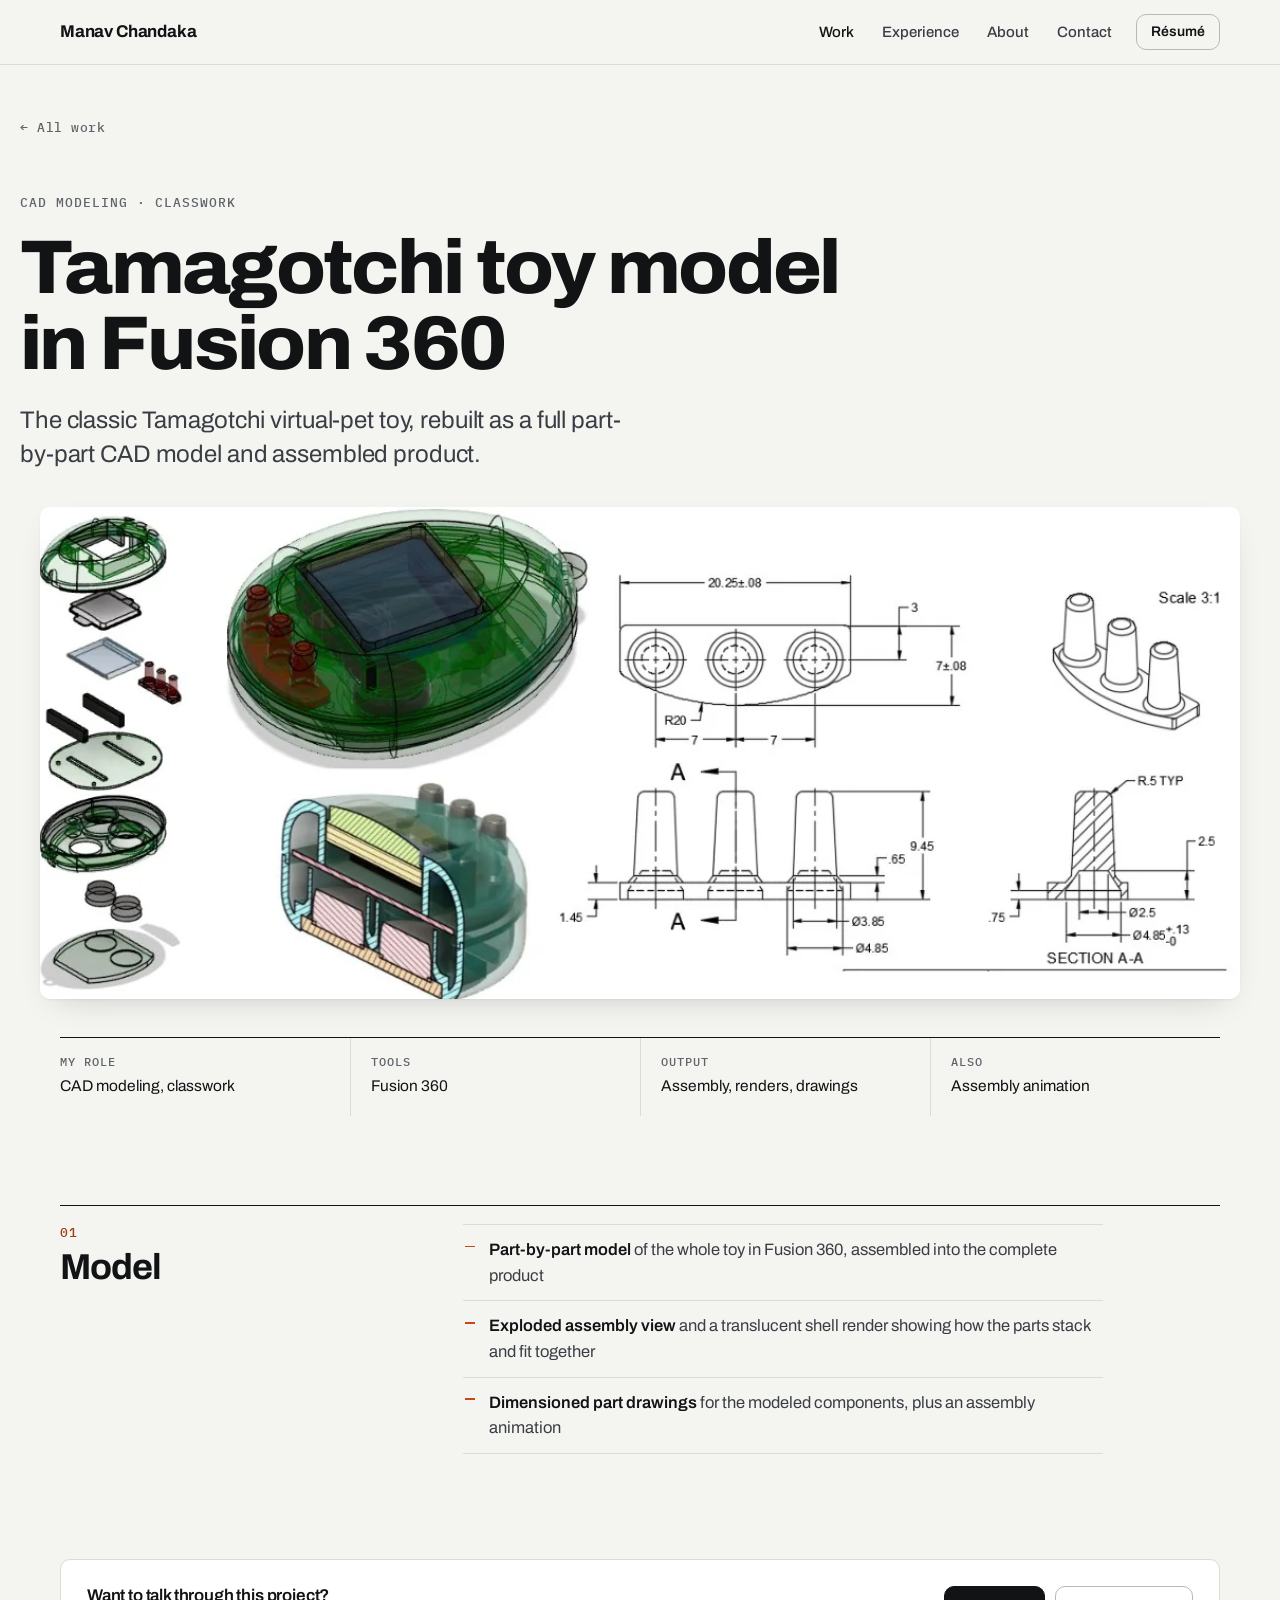
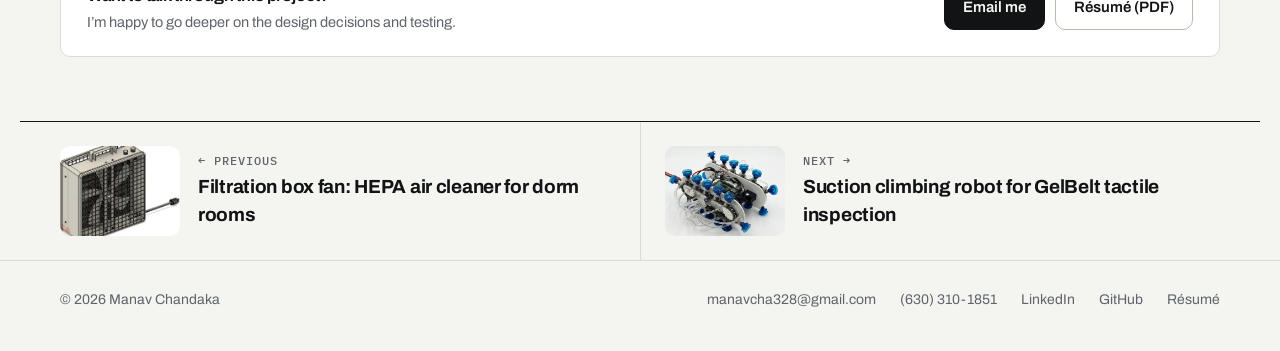
<file: projects/tamagotchi.html>
<!doctype html>
<html lang="en">
<head>
<meta charset="utf-8" />
<meta name="viewport" content="width=device-width, initial-scale=1, viewport-fit=cover" />
<title>Tamagotchi toy model in Fusion 360 · Manav Chandaka</title>
<meta name="description" content="The classic Tamagotchi virtual-pet toy, rebuilt as a full part-by-part CAD model and assembled product." />
<!-- Kept out of search results by choice: anyone with the link can view the site. Remove this line to allow indexing. -->
<meta name="robots" content="noindex, nofollow" />
<link rel="canonical" href="https://manavcha328.github.io/projects/tamagotchi.html" />
<meta property="og:type" content="website" />
<meta property="og:title" content="Tamagotchi toy model in Fusion 360 · Manav Chandaka" />
<meta property="og:description" content="The classic Tamagotchi virtual-pet toy, rebuilt as a full part-by-part CAD model and assembled product." />
<meta property="og:url" content="https://manavcha328.github.io/projects/tamagotchi.html" />
<meta property="og:image" content="https://manavcha328.github.io/assets/img/tamagotchi.webp" />
<meta name="twitter:card" content="summary_large_image" />
<meta name="theme-color" content="#f4f4f1" media="(prefers-color-scheme: light)" />
<meta name="theme-color" content="#0e0f11" media="(prefers-color-scheme: dark)" />
<link rel="icon" href="data:image/svg+xml,%3Csvg xmlns='http://www.w3.org/2000/svg' viewBox='0 0 32 32'%3E%3Crect width='32' height='32' rx='4' fill='%23111315'/%3E%3Cpath d='M7 23V9h3l6 8 6-8h3v14h-3v-9l-6 8-6-8v9z' fill='%23f4f4f1'/%3E%3C/svg%3E" />
<link rel="preconnect" href="https://fonts.googleapis.com" />
<link rel="preconnect" href="https://fonts.gstatic.com" crossorigin />
<link rel="stylesheet" href="https://fonts.googleapis.com/css2?family=Archivo:wdth,wght@100..125,400..800&family=IBM+Plex+Mono:wght@400;500;600&display=swap" />
<link rel="stylesheet" href="../assets/css/site.css" />
</head>
<body>
<a class="skip" href="#main">Skip to content</a>
<header class="site-header">
  <div class="wrap bar">
    <a class="brand" href="../index.html"><span class="brand-name">Manav Chandaka</span></a>
    <button type="button" class="menu-btn" aria-expanded="false" aria-controls="site-nav"><span class="bars" aria-hidden="true"></span>Menu</button>
    <nav class="site-nav" id="site-nav" aria-label="Primary">
      <a href="../index.html#work" aria-current="true">Work</a>
      <a href="../index.html#experience">Experience</a>
      <a href="../index.html#about">About</a>
      <a href="../index.html#contact">Contact</a>
      <a class="btn btn-sm" href="../assets/Manav_Chandaka_Resume.pdf" target="_blank" rel="noopener">Résumé</a>
    </nav>
  </div>
</header>
<main id="main">
<article class="cs">
<header class="wrap cs-top">
  <a class="crumb" href="../index.html#work">← All work</a>
  <p class="eyebrow">CAD modeling · Classwork</p>
  <h1 class="cs-title">Tamagotchi toy model in Fusion 360</h1>
  <p class="cs-obj">The classic Tamagotchi virtual-pet toy, rebuilt as a full part-by-part CAD model and assembled product.</p>
</header>
<div class="cs-hero">
  <figure class="m-single" style="--ar:1135/465"><div class="frame contain"><a class="lb" href="../assets/img/tamagotchi.webp" data-cap="Tamagotchi toy model in Fusion 360, exploded assembly, translucent shell render, and part drawings"><img src="../assets/img/tamagotchi.webp" width="1135" height="465" alt="Tamagotchi toy model in Fusion 360, exploded assembly, translucent shell render, and part drawings" fetchpriority="high" decoding="async" /></a></div></figure>
</div>
<div class="wrap">
  <dl class="cs-facts"><div><dt>My role</dt><dd>CAD modeling, classwork</dd></div><div><dt>Tools</dt><dd>Fusion 360</dd></div><div><dt>Output</dt><dd>Assembly, renders, drawings</dd></div><div><dt>Also</dt><dd>Assembly animation</dd></div></dl>
</div>
<section class="wrap cs-sec" id="design" aria-labelledby="design-h">
  <div class="cs-sec-grid">
    <div class="cs-sec-head"><span class="num">01</span><h2 id="design-h">Model</h2></div>
    <div class="prose"><ul><li><b>Part-by-part model</b> of the whole toy in Fusion 360, assembled into the complete product</li><li><b>Exploded assembly view</b> and a translucent shell render showing how the parts stack and fit together</li><li><b>Dimensioned part drawings</b> for the modeled components, plus an assembly animation</li></ul></div>
  </div>
  
</section>
<div class="wrap"><aside class="cs-cta" aria-label="Get in touch">
  <p>Want to talk through this project?<span>I’m happy to go deeper on the design decisions and testing.</span></p>
  <div><a class="btn primary" href="mailto:manavcha328@gmail.com">Email me</a><a class="btn" href="../assets/Manav_Chandaka_Resume.pdf" target="_blank" rel="noopener">Résumé (PDF)</a></div>
</aside></div>
<nav class="wrap cs-next" aria-label="More projects"><div class="cs-next-grid"><a href="filtration-fan.html"><span class="thumb"><img src="../assets/img/fan-render.webp" width="570" height="485" alt="Fusion 360 render of the filtration box fan, a box fan with a disposable HEPA filter behind the front grille" class="contain" loading="lazy" decoding="async" /></span><span><span class="dir">← Previous</span><span class="ttl">Filtration box fan: HEPA air cleaner for dorm rooms</span></span></a><a href="climbing-robot.html"><span class="thumb"><img src="../assets/img/climber-robot.webp" width="902" height="641" alt="Suction climbing robot against a plain white background: white chassis with dual chain-drive tracks of blue suction cups, clear vacuum tubing, and a Raspberry Pi onboard" loading="lazy" decoding="async" /></span><span><span class="dir">Next →</span><span class="ttl">Suction climbing robot for GelBelt tactile inspection</span></span></a></div></nav>
</article>
</main>
<footer class="site-footer">
  <div class="wrap foot">
    <span>© 2026 Manav Chandaka</span>
    <span class="sp"></span>
    <a href="mailto:manavcha328@gmail.com">manavcha328@gmail.com</a>
    <a href="tel:+16303101851">(630) 310-1851</a>
    <a href="https://www.linkedin.com/in/manavchandaka/" target="_blank" rel="noopener">LinkedIn</a>
    <a href="https://github.com/SIGRobotics-UIUC/LeKiwi" target="_blank" rel="noopener nofollow">GitHub</a>
    <a href="../assets/Manav_Chandaka_Resume.pdf" target="_blank" rel="noopener">Résumé</a>
  </div>
</footer>
<dialog class="lightbox" id="lightbox" aria-label="Image viewer">
  <div class="lb-stage">
    <div class="lb-top"><span class="lb-count"></span><button type="button" class="lb-btn lb-close" aria-label="Close viewer"><svg viewBox="0 0 24 24" fill="none" stroke="currentColor" stroke-width="2" aria-hidden="true"><path d="M6 6l12 12M18 6L6 18"/></svg></button></div>
    <div class="lb-img-wrap">
      <button type="button" class="lb-btn lb-prev" aria-label="Previous image"><svg viewBox="0 0 24 24" fill="none" stroke="currentColor" stroke-width="2" aria-hidden="true"><path d="M15 5l-7 7 7 7"/></svg></button>
      <img alt="" />
      <button type="button" class="lb-btn lb-next" aria-label="Next image"><svg viewBox="0 0 24 24" fill="none" stroke="currentColor" stroke-width="2" aria-hidden="true"><path d="M9 5l7 7-7 7"/></svg></button>
    </div>
    <p class="lb-cap"></p>
  </div>
</dialog>
<script src="../assets/js/site.js" defer></script>
<script data-goatcounter="https://manavcha328.goatcounter.com/count" async src="https://gc.zgo.at/count.js"></script>
</body>
</html>
</file>
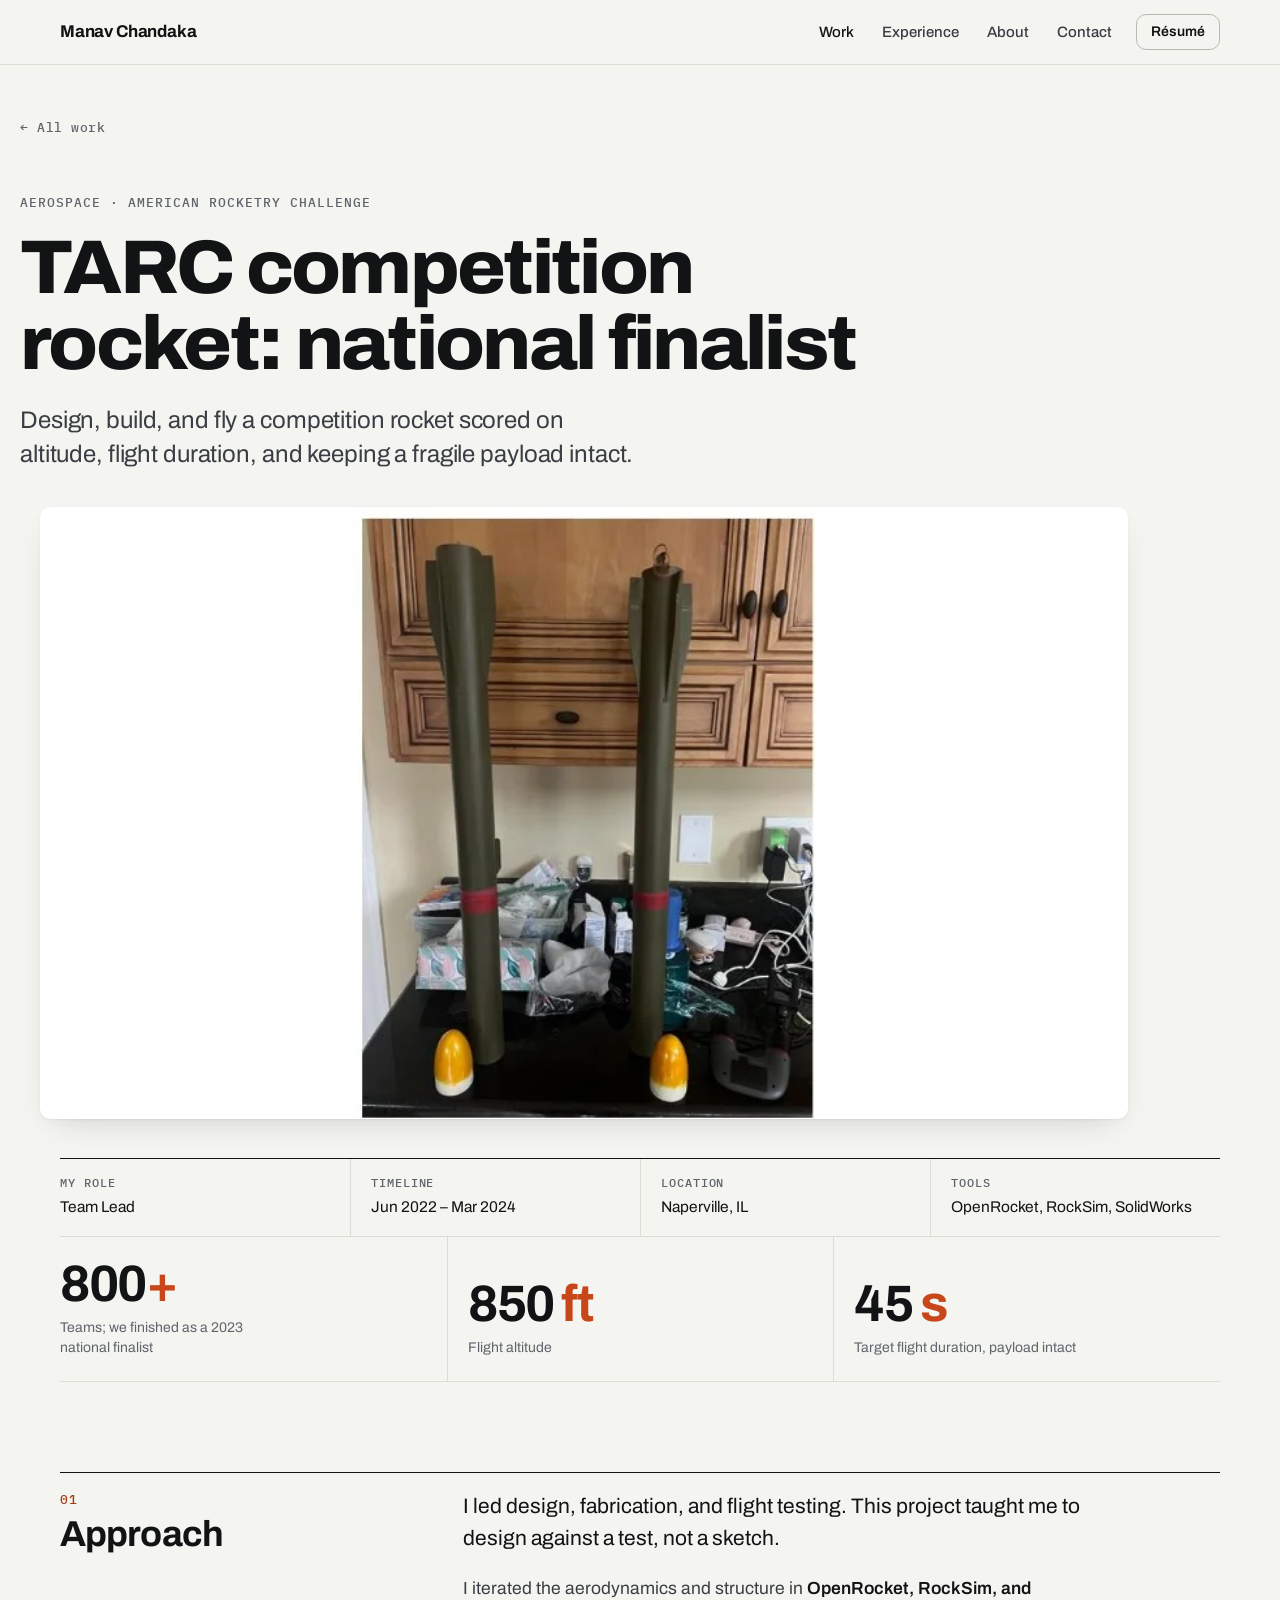
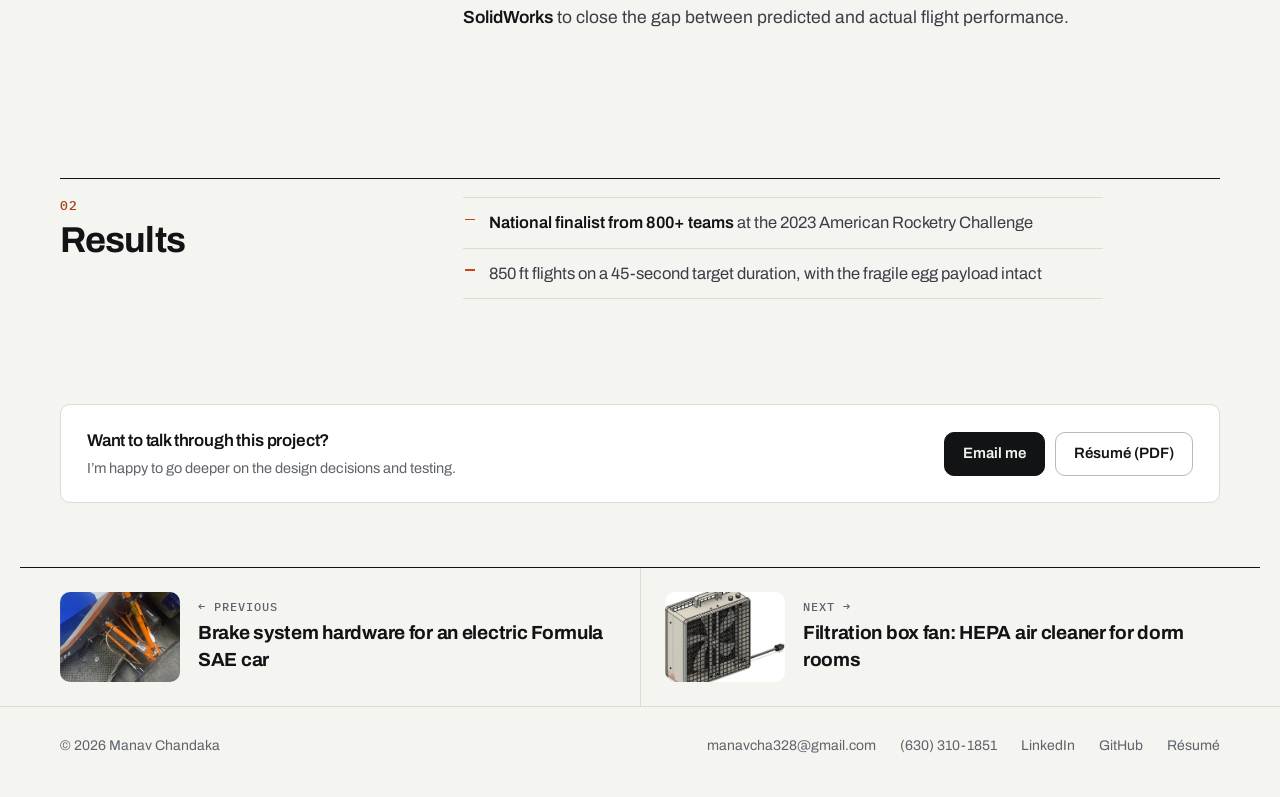
<file: projects/tarc-rocket.html>
<!doctype html>
<html lang="en">
<head>
<meta charset="utf-8" />
<meta name="viewport" content="width=device-width, initial-scale=1, viewport-fit=cover" />
<title>TARC competition rocket: national finalist · Manav Chandaka</title>
<meta name="description" content="Design, build, and fly a competition rocket scored on altitude, flight duration, and keeping a fragile payload intact." />
<!-- Kept out of search results by choice: anyone with the link can view the site. Remove this line to allow indexing. -->
<meta name="robots" content="noindex, nofollow" />
<link rel="canonical" href="https://manavcha328.github.io/projects/tarc-rocket.html" />
<meta property="og:type" content="website" />
<meta property="og:title" content="TARC competition rocket: national finalist · Manav Chandaka" />
<meta property="og:description" content="Design, build, and fly a competition rocket scored on altitude, flight duration, and keeping a fragile payload intact." />
<meta property="og:url" content="https://manavcha328.github.io/projects/tarc-rocket.html" />
<meta property="og:image" content="https://manavcha328.github.io/assets/img/tarc-rockets.webp" />
<meta name="twitter:card" content="summary_large_image" />
<meta name="theme-color" content="#f4f4f1" media="(prefers-color-scheme: light)" />
<meta name="theme-color" content="#0e0f11" media="(prefers-color-scheme: dark)" />
<link rel="icon" href="data:image/svg+xml,%3Csvg xmlns='http://www.w3.org/2000/svg' viewBox='0 0 32 32'%3E%3Crect width='32' height='32' rx='4' fill='%23111315'/%3E%3Cpath d='M7 23V9h3l6 8 6-8h3v14h-3v-9l-6 8-6-8v9z' fill='%23f4f4f1'/%3E%3C/svg%3E" />
<link rel="preconnect" href="https://fonts.googleapis.com" />
<link rel="preconnect" href="https://fonts.gstatic.com" crossorigin />
<link rel="stylesheet" href="https://fonts.googleapis.com/css2?family=Archivo:wdth,wght@100..125,400..800&family=IBM+Plex+Mono:wght@400;500;600&display=swap" />
<link rel="stylesheet" href="../assets/css/site.css" />
</head>
<body>
<a class="skip" href="#main">Skip to content</a>
<header class="site-header">
  <div class="wrap bar">
    <a class="brand" href="../index.html"><span class="brand-name">Manav Chandaka</span></a>
    <button type="button" class="menu-btn" aria-expanded="false" aria-controls="site-nav"><span class="bars" aria-hidden="true"></span>Menu</button>
    <nav class="site-nav" id="site-nav" aria-label="Primary">
      <a href="../index.html#work" aria-current="true">Work</a>
      <a href="../index.html#experience">Experience</a>
      <a href="../index.html#about">About</a>
      <a href="../index.html#contact">Contact</a>
      <a class="btn btn-sm" href="../assets/Manav_Chandaka_Resume.pdf" target="_blank" rel="noopener">Résumé</a>
    </nav>
  </div>
</header>
<main id="main">
<article class="cs">
<header class="wrap cs-top">
  <a class="crumb" href="../index.html#work">← All work</a>
  <p class="eyebrow">Aerospace · American Rocketry Challenge</p>
  <h1 class="cs-title">TARC competition rocket: national finalist</h1>
  <p class="cs-obj">Design, build, and fly a competition rocket scored on altitude, flight duration, and keeping a fragile payload intact.</p>
</header>
<div class="cs-hero">
  <figure class="m-single" style="--ar:16/9"><div class="frame contain"><a class="lb" href="../assets/img/tarc-rockets.webp" data-cap="The pair of TARC competition rockets with egg payload capsules before flight"><img src="../assets/img/tarc-rockets.webp" width="355" height="470" alt="The pair of TARC competition rockets with egg payload capsules before flight" fetchpriority="high" decoding="async" /></a></div></figure>
</div>
<div class="wrap">
  <dl class="cs-facts"><div><dt>My role</dt><dd>Team Lead</dd></div><div><dt>Timeline</dt><dd>Jun 2022 – Mar 2024</dd></div><div><dt>Location</dt><dd>Naperville, IL</dd></div><div><dt>Tools</dt><dd>OpenRocket, RockSim, SolidWorks</dd></div></dl>
  <dl class="cs-results" aria-label="Key results"><div><dt>Teams; we finished as a 2023 national finalist</dt><dd>800<span>+</span></dd></div><div><dt>Flight altitude</dt><dd>850<span> ft</span></dd></div><div><dt>Target flight duration, payload intact</dt><dd>45<span> s</span></dd></div></dl>
</div>
<section class="wrap cs-sec" id="approach" aria-labelledby="approach-h">
  <div class="cs-sec-grid">
    <div class="cs-sec-head"><span class="num">01</span><h2 id="approach-h">Approach</h2></div>
    <div class="prose"><p class="lead">I led design, fabrication, and flight testing. This project taught me to design against a test, not a sketch.</p><p>I iterated the aerodynamics and structure in <b>OpenRocket, RockSim, and SolidWorks</b> to close the gap between predicted and actual flight performance.</p></div>
  </div>
  
</section>
<section class="wrap cs-sec" id="results" aria-labelledby="results-h">
  <div class="cs-sec-grid">
    <div class="cs-sec-head"><span class="num">02</span><h2 id="results-h">Results</h2></div>
    <div class="prose"><ul><li><b>National finalist from 800+ teams</b> at the 2023 American Rocketry Challenge</li><li>850 ft flights on a 45-second target duration, with the fragile egg payload intact</li></ul></div>
  </div>
  
</section>
<div class="wrap"><aside class="cs-cta" aria-label="Get in touch">
  <p>Want to talk through this project?<span>I’m happy to go deeper on the design decisions and testing.</span></p>
  <div><a class="btn primary" href="mailto:manavcha328@gmail.com">Email me</a><a class="btn" href="../assets/Manav_Chandaka_Resume.pdf" target="_blank" rel="noopener">Résumé (PDF)</a></div>
</aside></div>
<nav class="wrap cs-next" aria-label="More projects"><div class="cs-next-grid"><a href="fsae-brakes.html"><span class="thumb"><img src="../assets/img/fsae-brakes-car.webp" width="380" height="515" alt="Brake lines and orange suspension hardware installed on the Illini Electric Motorsports Formula SAE car" loading="lazy" decoding="async" /></span><span><span class="dir">← Previous</span><span class="ttl">Brake system hardware for an electric Formula SAE car</span></span></a><a href="filtration-fan.html"><span class="thumb"><img src="../assets/img/fan-render.webp" width="570" height="485" alt="Fusion 360 render of the filtration box fan, a box fan with a disposable HEPA filter behind the front grille" class="contain" loading="lazy" decoding="async" /></span><span><span class="dir">Next →</span><span class="ttl">Filtration box fan: HEPA air cleaner for dorm rooms</span></span></a></div></nav>
</article>
</main>
<footer class="site-footer">
  <div class="wrap foot">
    <span>© 2026 Manav Chandaka</span>
    <span class="sp"></span>
    <a href="mailto:manavcha328@gmail.com">manavcha328@gmail.com</a>
    <a href="tel:+16303101851">(630) 310-1851</a>
    <a href="https://www.linkedin.com/in/manavchandaka/" target="_blank" rel="noopener">LinkedIn</a>
    <a href="https://github.com/SIGRobotics-UIUC/LeKiwi" target="_blank" rel="noopener nofollow">GitHub</a>
    <a href="../assets/Manav_Chandaka_Resume.pdf" target="_blank" rel="noopener">Résumé</a>
  </div>
</footer>
<dialog class="lightbox" id="lightbox" aria-label="Image viewer">
  <div class="lb-stage">
    <div class="lb-top"><span class="lb-count"></span><button type="button" class="lb-btn lb-close" aria-label="Close viewer"><svg viewBox="0 0 24 24" fill="none" stroke="currentColor" stroke-width="2" aria-hidden="true"><path d="M6 6l12 12M18 6L6 18"/></svg></button></div>
    <div class="lb-img-wrap">
      <button type="button" class="lb-btn lb-prev" aria-label="Previous image"><svg viewBox="0 0 24 24" fill="none" stroke="currentColor" stroke-width="2" aria-hidden="true"><path d="M15 5l-7 7 7 7"/></svg></button>
      <img alt="" />
      <button type="button" class="lb-btn lb-next" aria-label="Next image"><svg viewBox="0 0 24 24" fill="none" stroke="currentColor" stroke-width="2" aria-hidden="true"><path d="M9 5l7 7-7 7"/></svg></button>
    </div>
    <p class="lb-cap"></p>
  </div>
</dialog>
<script src="../assets/js/site.js" defer></script>
<script data-goatcounter="https://manavcha328.goatcounter.com/count" async src="https://gc.zgo.at/count.js"></script>
</body>
</html>
</file>
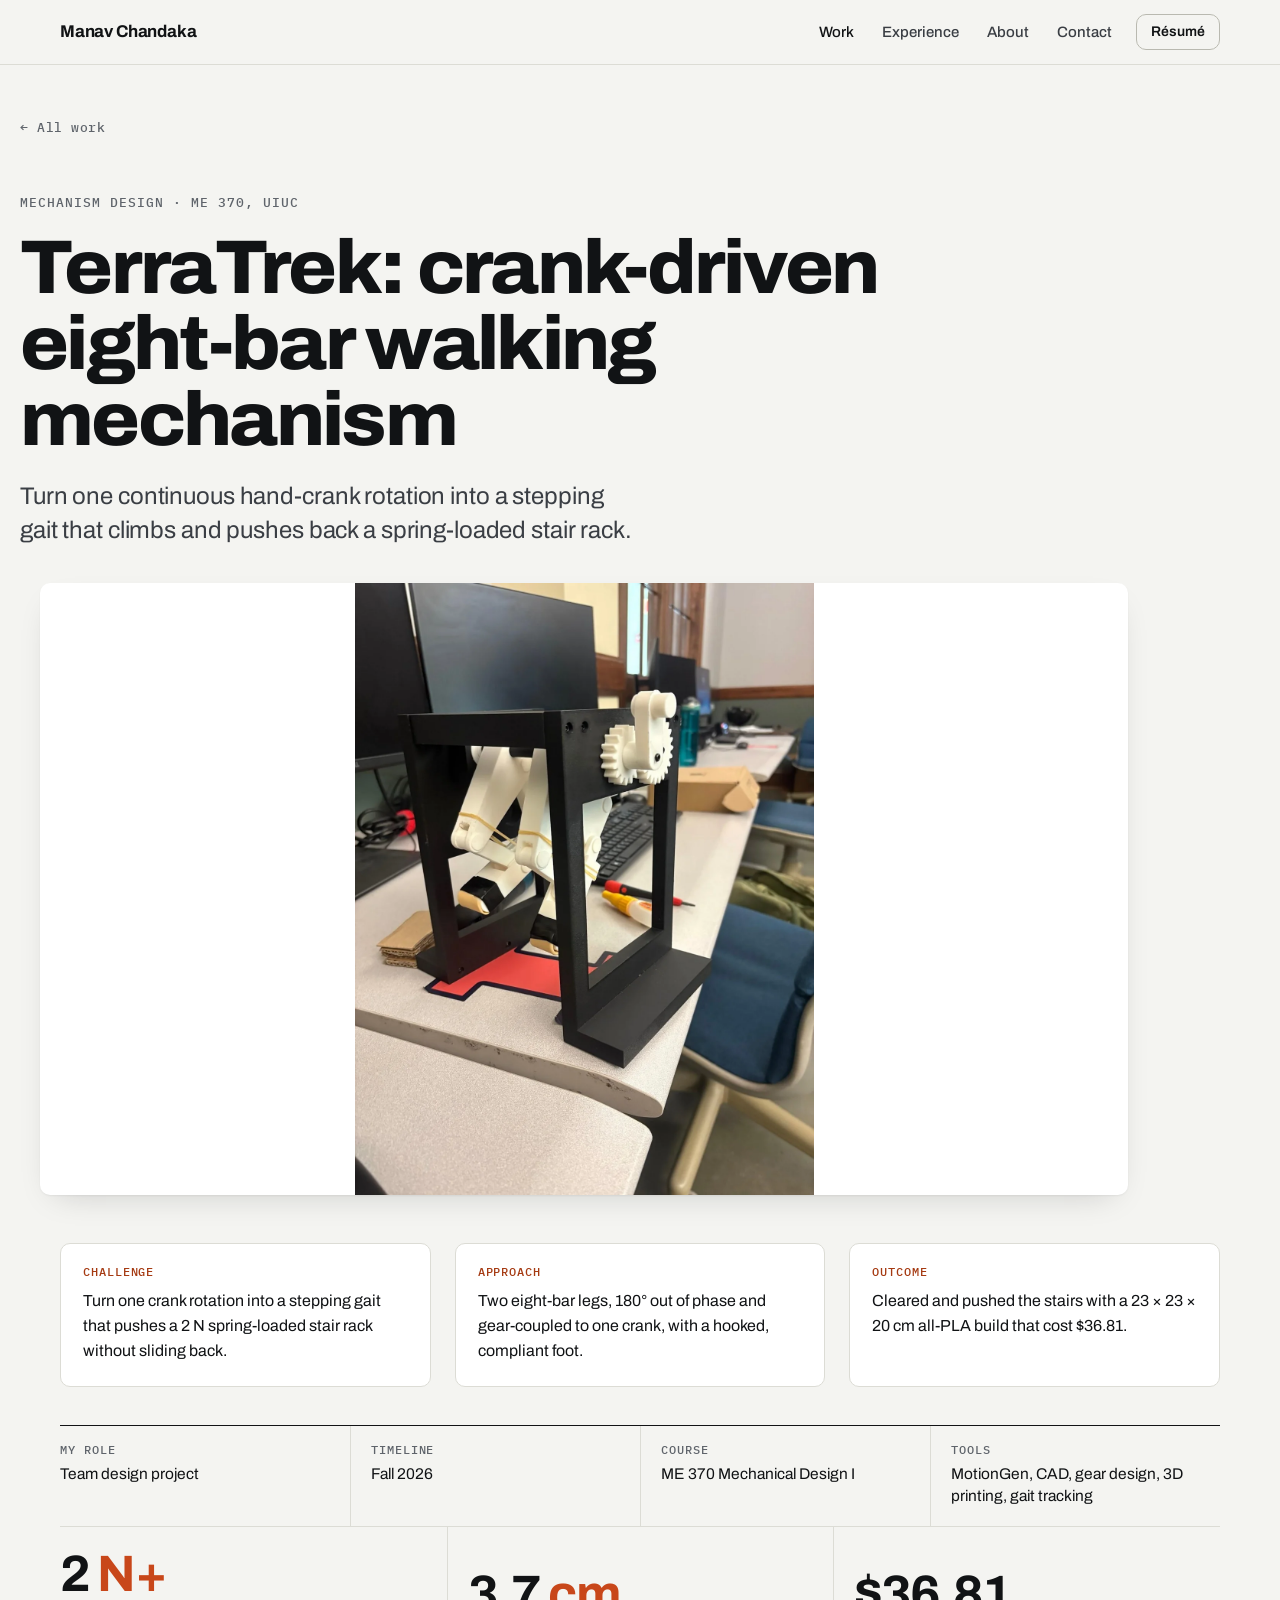
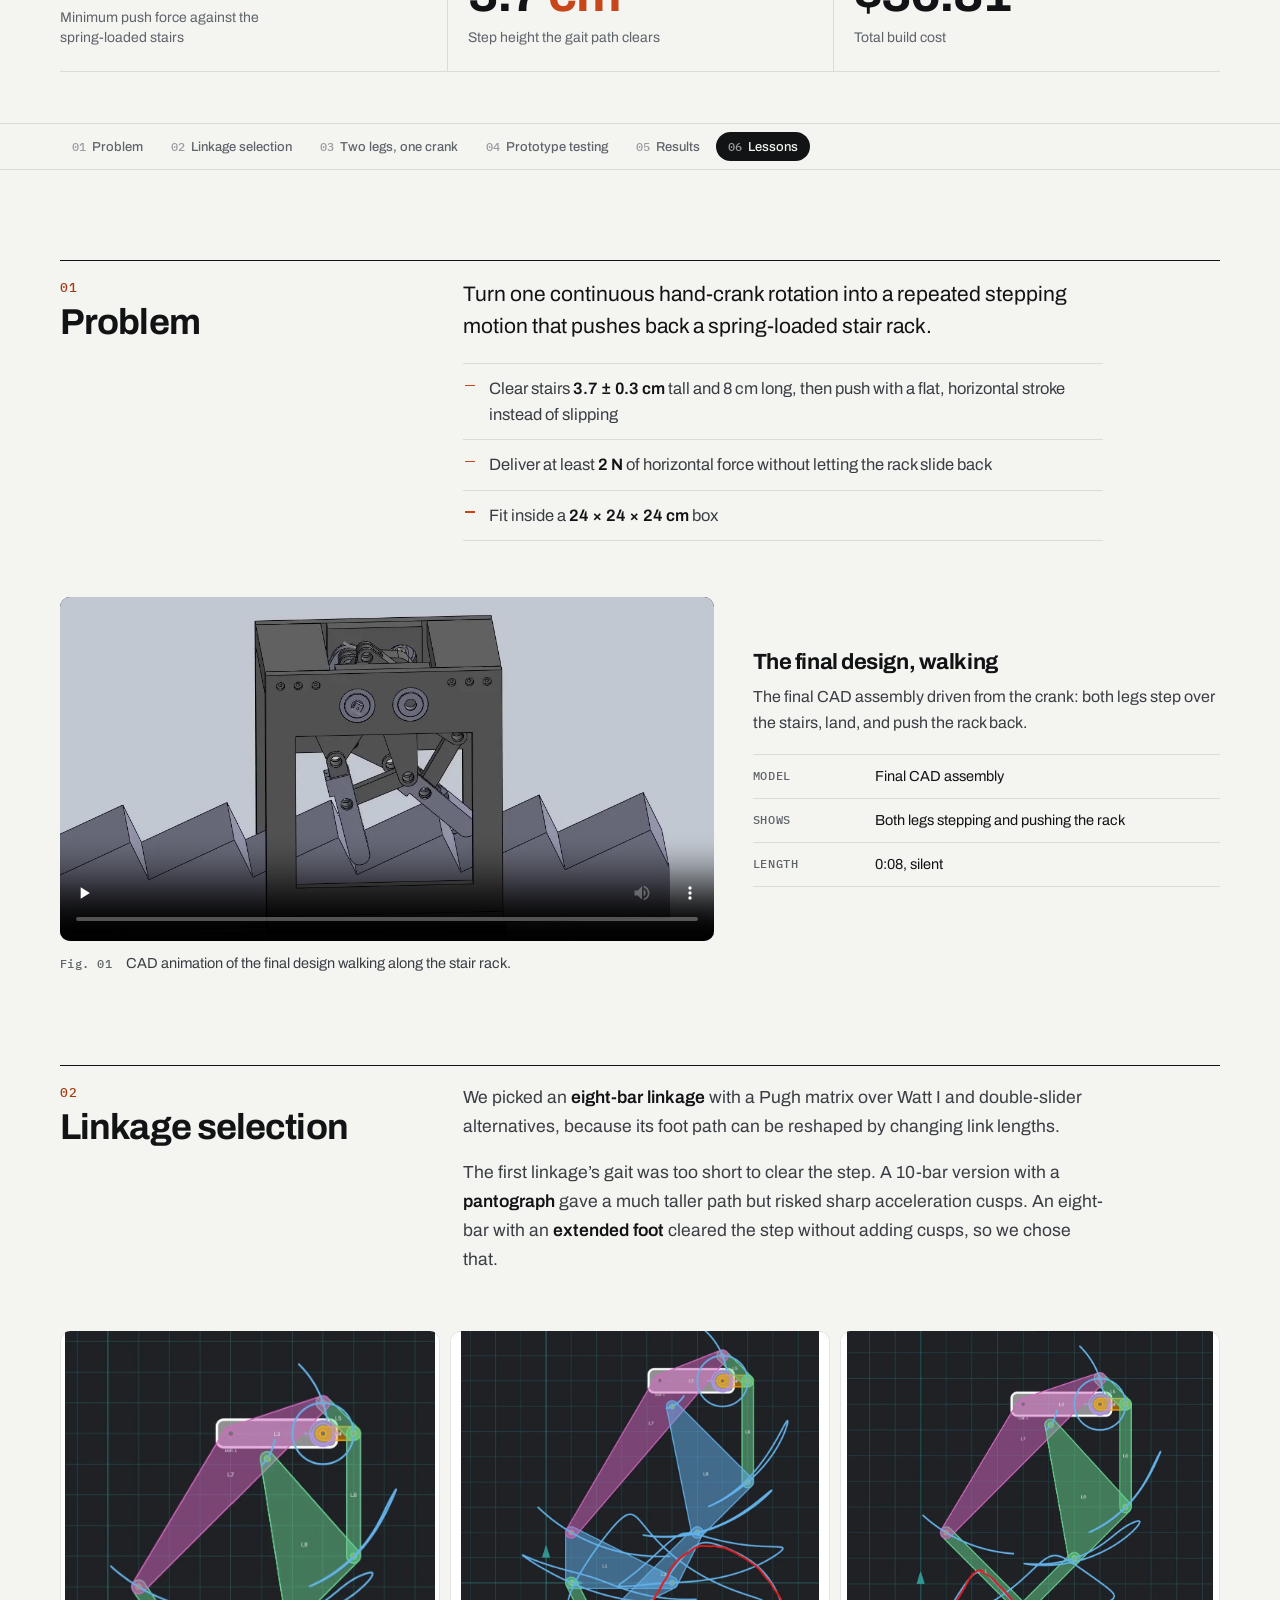
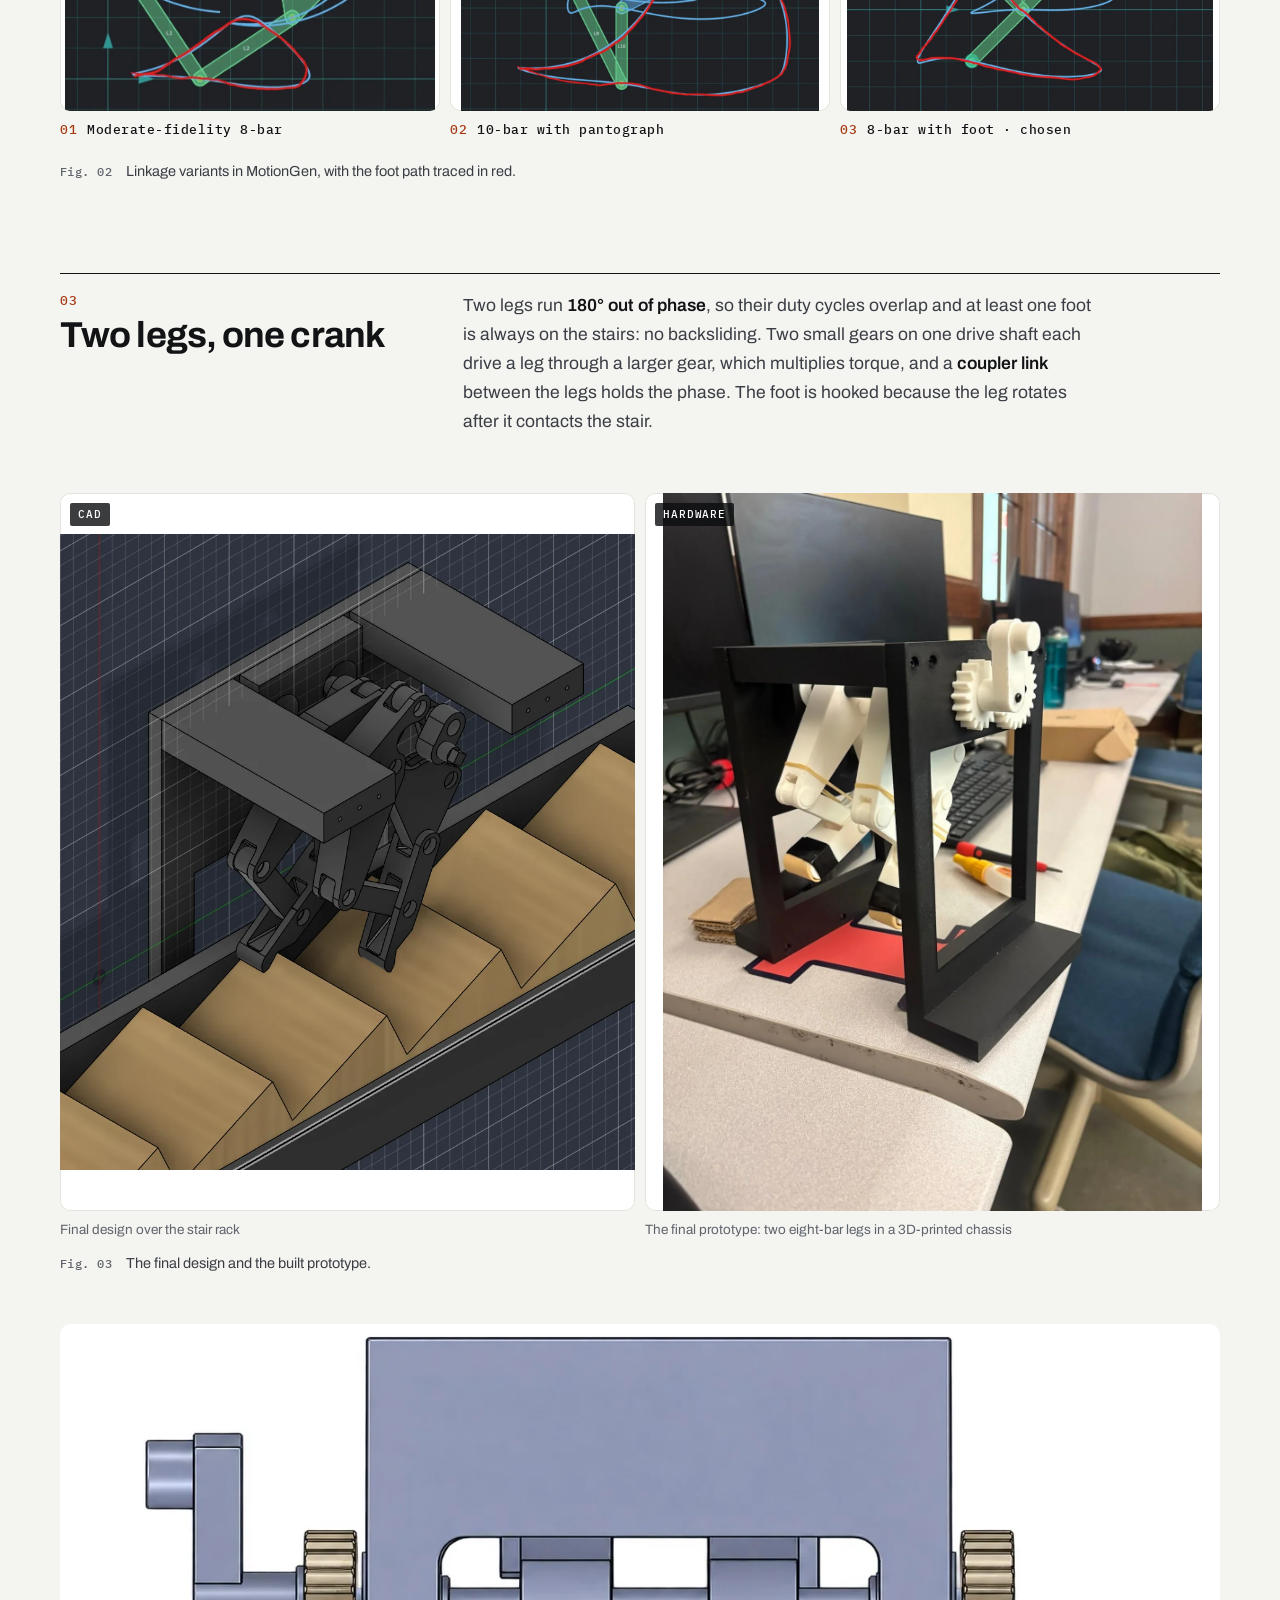
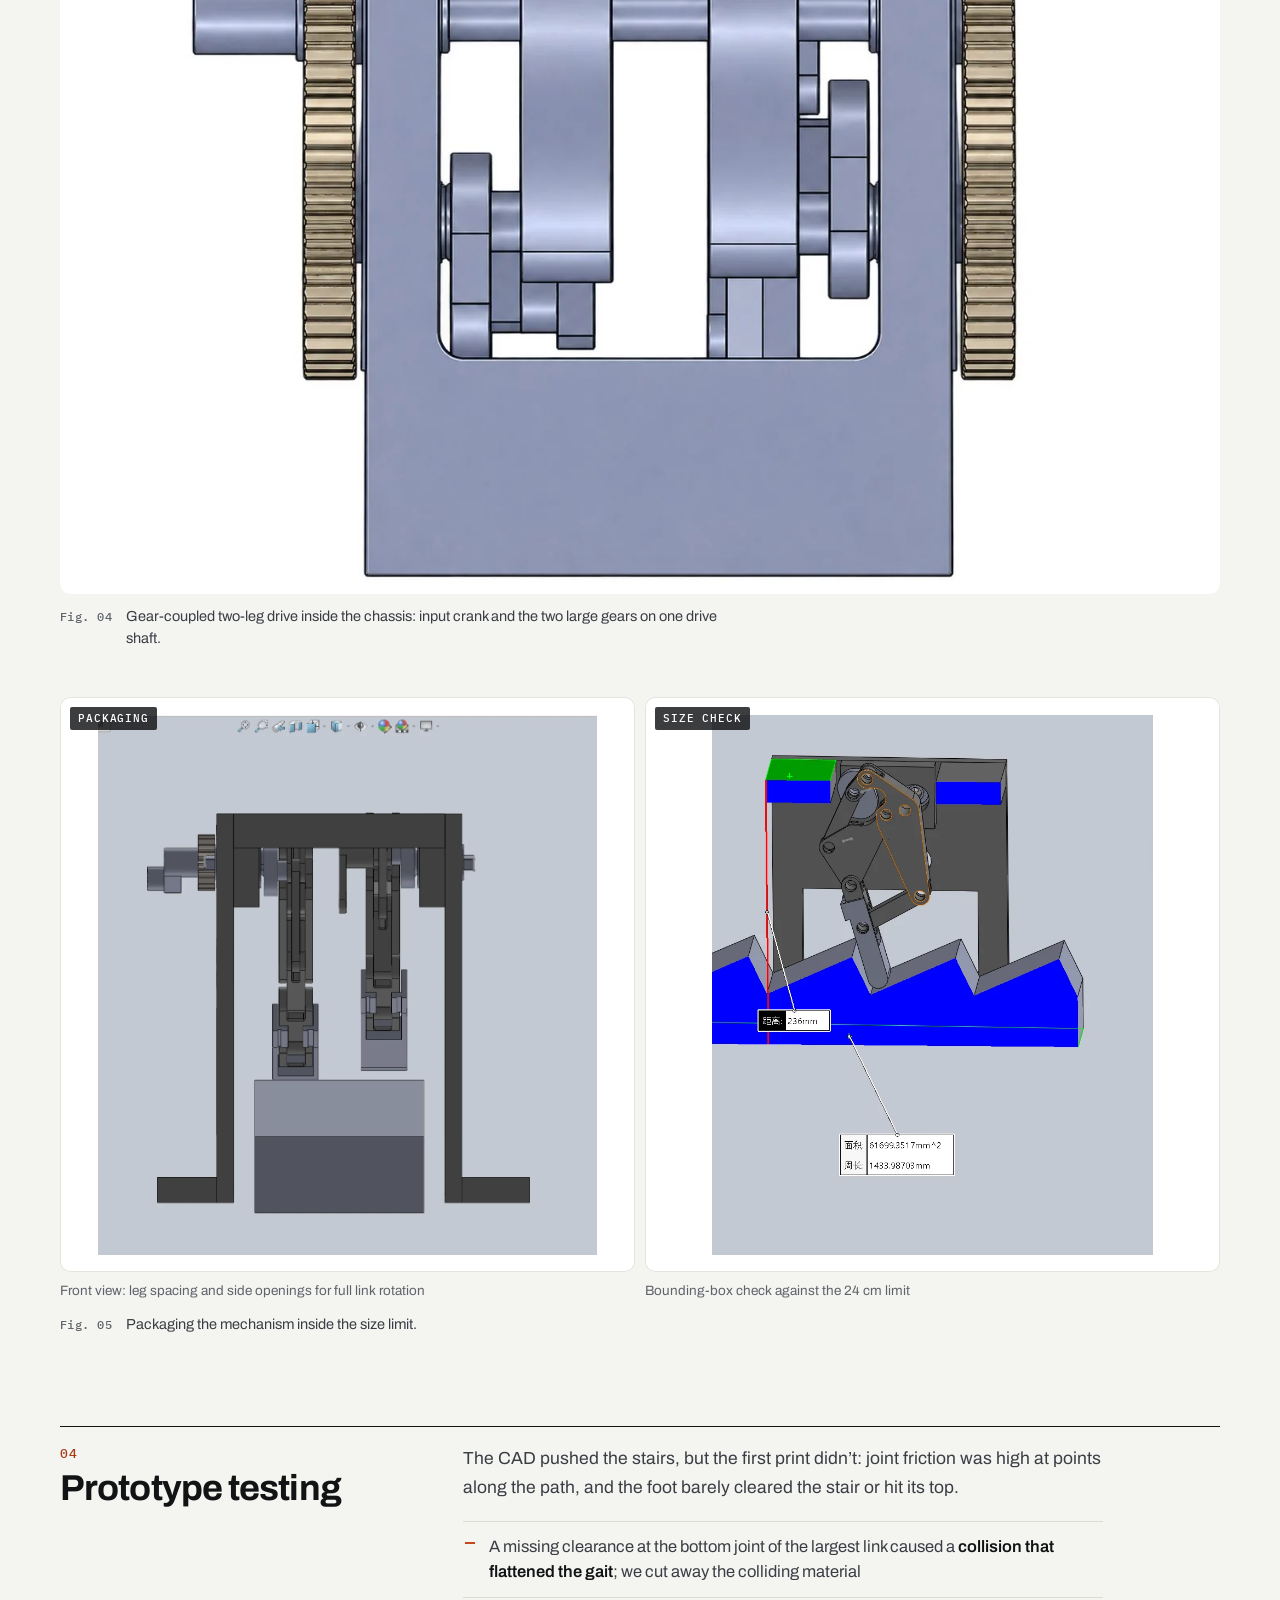
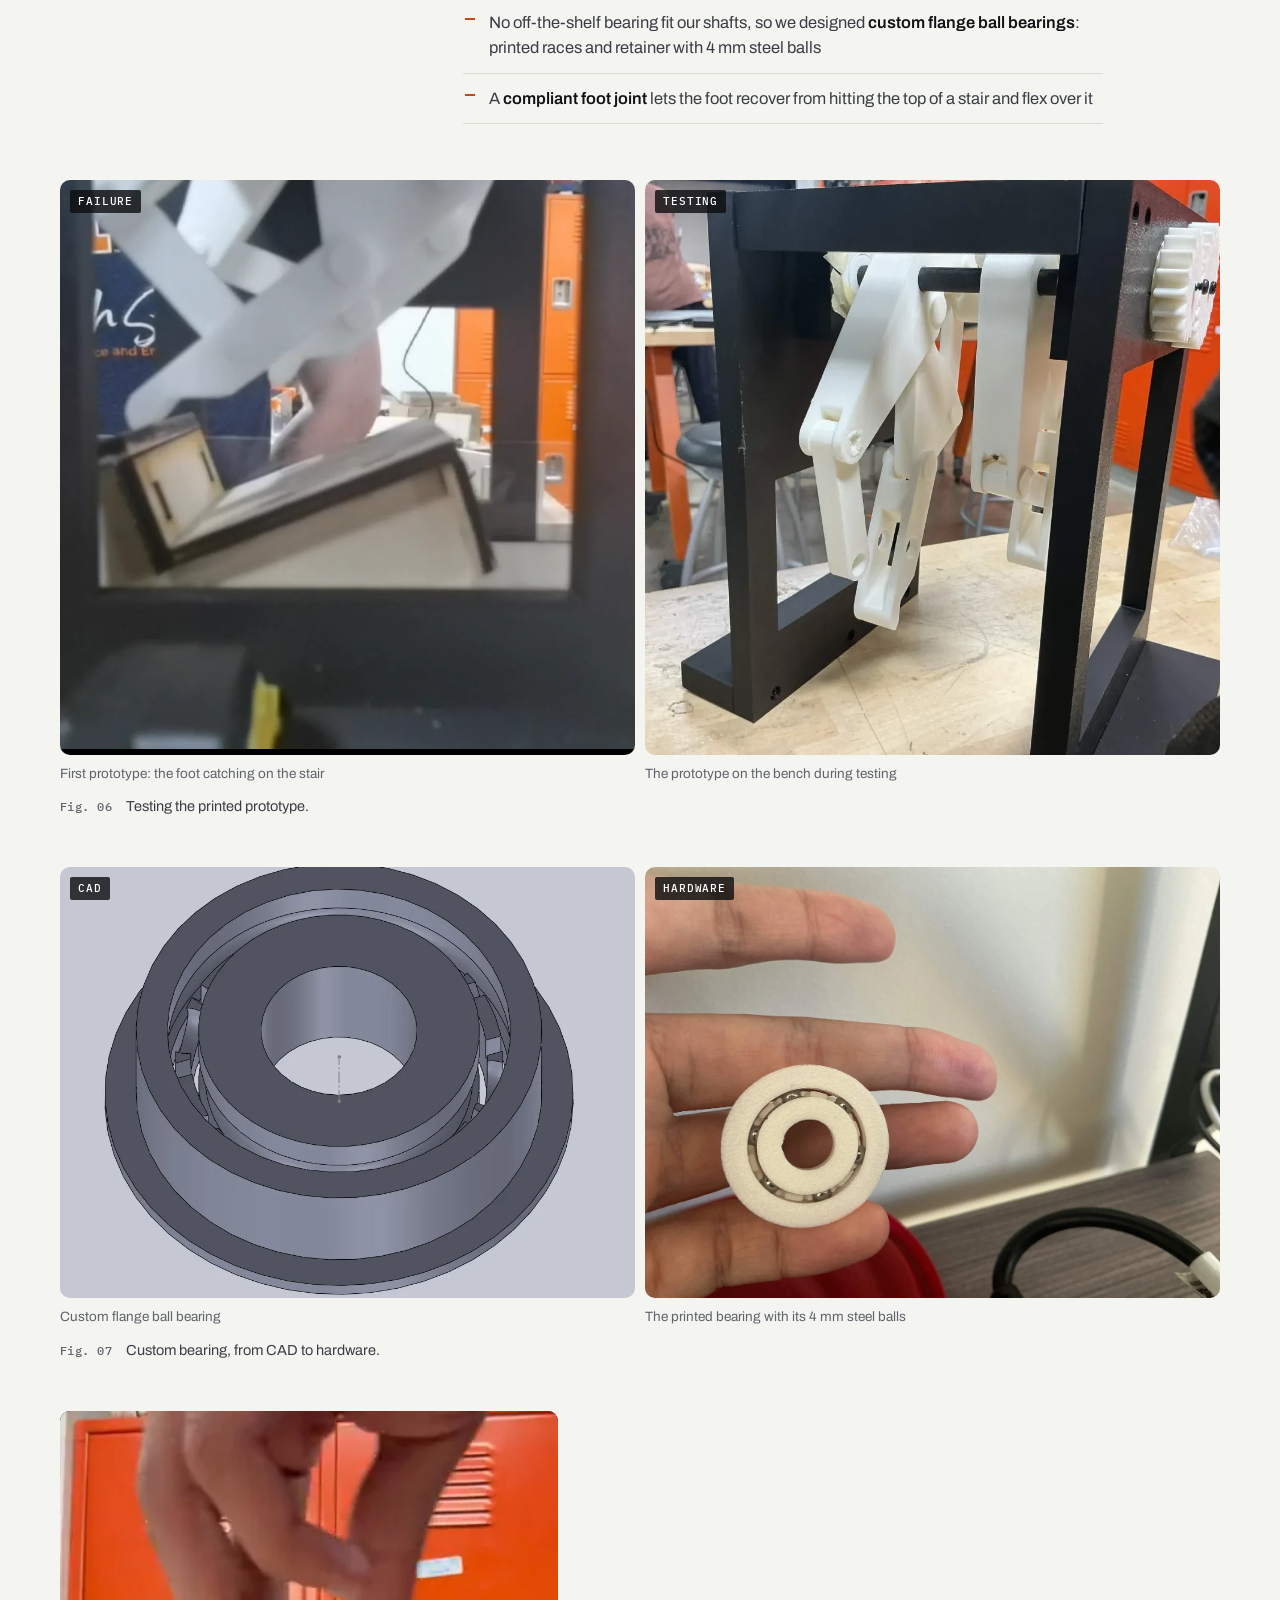
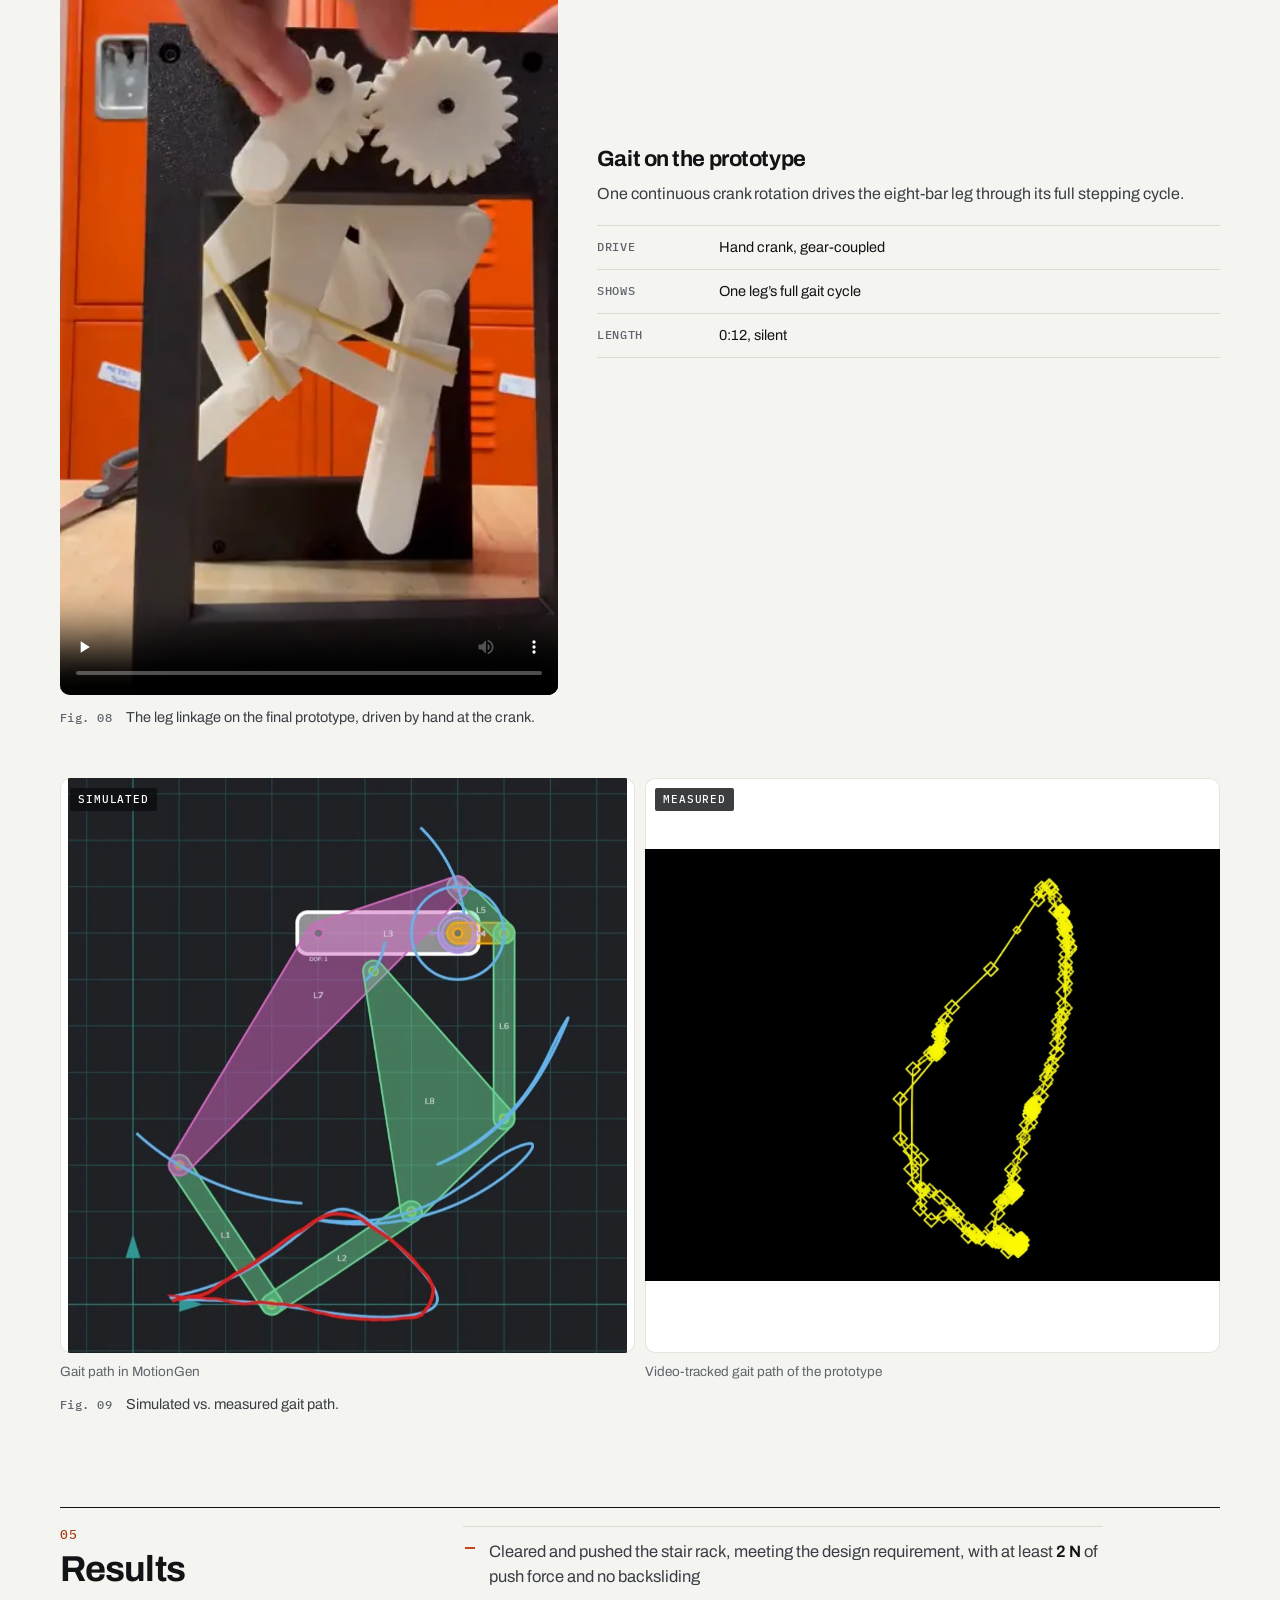
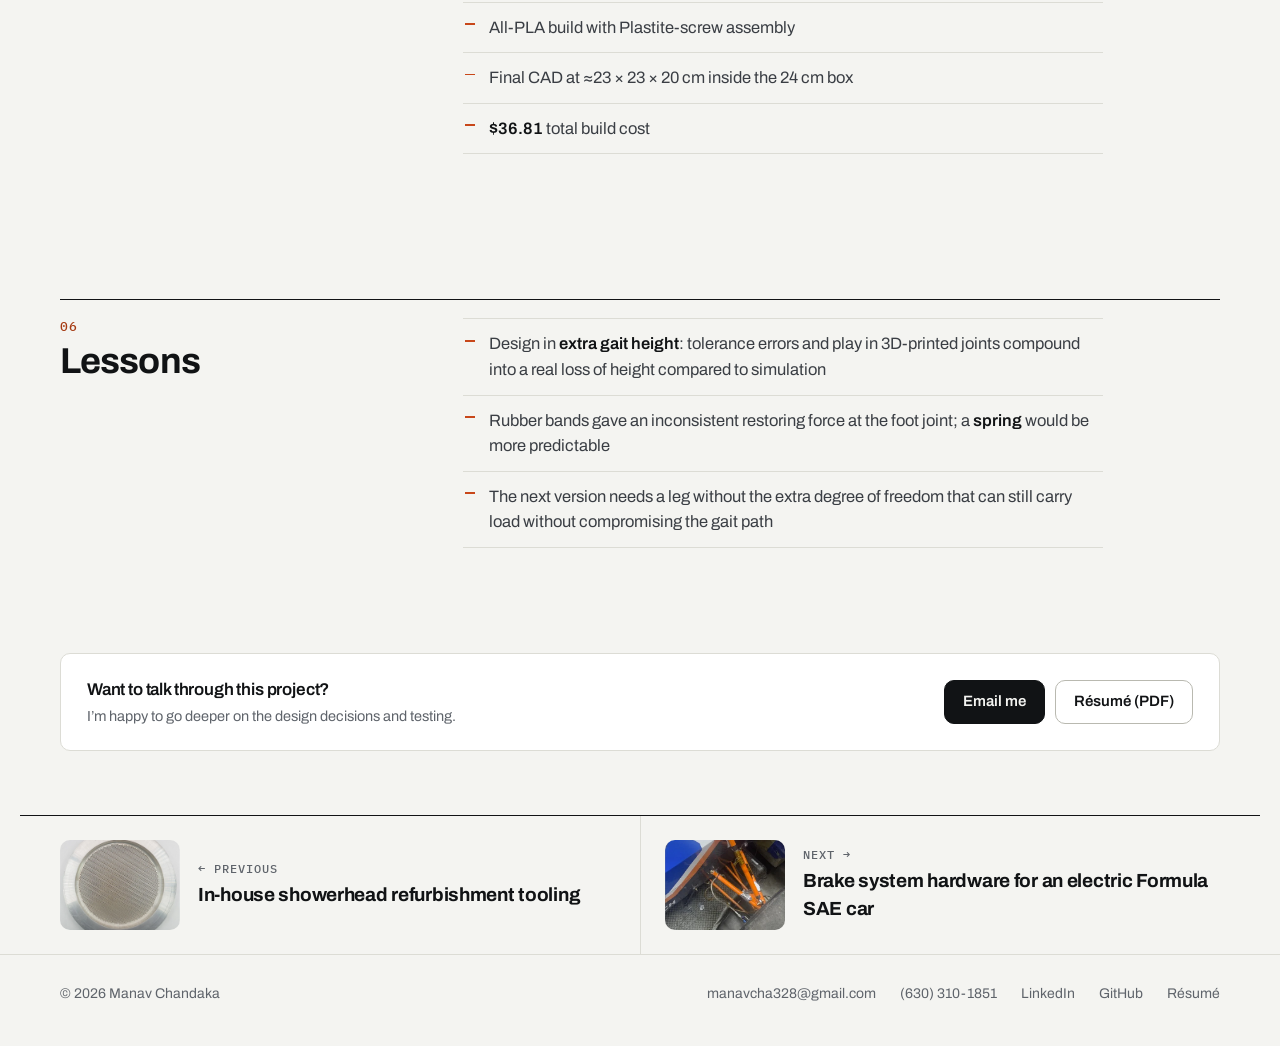
<file: projects/terratrek.html>
<!doctype html>
<html lang="en">
<head>
<meta charset="utf-8" />
<meta name="viewport" content="width=device-width, initial-scale=1, viewport-fit=cover" />
<title>TerraTrek: crank-driven eight-bar walking mechanism · Manav Chandaka</title>
<meta name="description" content="Turn one continuous hand-crank rotation into a stepping gait that climbs and pushes back a spring-loaded stair rack." />
<!-- Kept out of search results by choice: anyone with the link can view the site. Remove this line to allow indexing. -->
<meta name="robots" content="noindex, nofollow" />
<link rel="canonical" href="https://manavcha328.github.io/projects/terratrek.html" />
<meta property="og:type" content="website" />
<meta property="og:title" content="TerraTrek: crank-driven eight-bar walking mechanism · Manav Chandaka" />
<meta property="og:description" content="Turn one continuous hand-crank rotation into a stepping gait that climbs and pushes back a spring-loaded stair rack." />
<meta property="og:url" content="https://manavcha328.github.io/projects/terratrek.html" />
<meta property="og:image" content="https://manavcha328.github.io/assets/img/terratrek-prototype.webp" />
<meta name="twitter:card" content="summary_large_image" />
<meta name="theme-color" content="#f4f4f1" media="(prefers-color-scheme: light)" />
<meta name="theme-color" content="#0e0f11" media="(prefers-color-scheme: dark)" />
<link rel="icon" href="data:image/svg+xml,%3Csvg xmlns='http://www.w3.org/2000/svg' viewBox='0 0 32 32'%3E%3Crect width='32' height='32' rx='4' fill='%23111315'/%3E%3Cpath d='M7 23V9h3l6 8 6-8h3v14h-3v-9l-6 8-6-8v9z' fill='%23f4f4f1'/%3E%3C/svg%3E" />
<link rel="preconnect" href="https://fonts.googleapis.com" />
<link rel="preconnect" href="https://fonts.gstatic.com" crossorigin />
<link rel="stylesheet" href="https://fonts.googleapis.com/css2?family=Archivo:wdth,wght@100..125,400..800&family=IBM+Plex+Mono:wght@400;500;600&display=swap" />
<link rel="stylesheet" href="../assets/css/site.css" />
</head>
<body>
<a class="skip" href="#main">Skip to content</a>
<header class="site-header">
  <div class="wrap bar">
    <a class="brand" href="../index.html"><span class="brand-name">Manav Chandaka</span></a>
    <button type="button" class="menu-btn" aria-expanded="false" aria-controls="site-nav"><span class="bars" aria-hidden="true"></span>Menu</button>
    <nav class="site-nav" id="site-nav" aria-label="Primary">
      <a href="../index.html#work" aria-current="true">Work</a>
      <a href="../index.html#experience">Experience</a>
      <a href="../index.html#about">About</a>
      <a href="../index.html#contact">Contact</a>
      <a class="btn btn-sm" href="../assets/Manav_Chandaka_Resume.pdf" target="_blank" rel="noopener">Résumé</a>
    </nav>
  </div>
</header>
<main id="main">
<article class="cs">
<header class="wrap cs-top">
  <a class="crumb" href="../index.html#work">← All work</a>
  <p class="eyebrow">Mechanism design · ME 370, UIUC</p>
  <h1 class="cs-title">TerraTrek: crank-driven eight-bar walking mechanism</h1>
  <p class="cs-obj">Turn one continuous hand-crank rotation into a stepping gait that climbs and pushes back a spring-loaded stair rack.</p>
</header>
<div class="cs-hero">
  <figure class="m-single" style="--ar:16/9"><div class="frame contain"><a class="lb" href="../assets/img/terratrek-prototype.webp" data-cap="TerraTrek final prototype on a lab bench: black 3D-printed chassis with white eight-bar legs, drive gears, and the hand crank"><img src="../assets/img/terratrek-prototype.webp" width="1200" height="1600" alt="TerraTrek final prototype on a lab bench: black 3D-printed chassis with white eight-bar legs, drive gears, and the hand crank" fetchpriority="high" decoding="async" /></a></div></figure>
</div>
<div class="wrap">
  <section class="glance" aria-label="At a glance"><div><h2>Challenge</h2><p>Turn one crank rotation into a stepping gait that pushes a 2 N spring-loaded stair rack without sliding back.</p></div><div><h2>Approach</h2><p>Two eight-bar legs, 180° out of phase and gear-coupled to one crank, with a hooked, compliant foot.</p></div><div><h2>Outcome</h2><p>Cleared and pushed the stairs with a 23 × 23 × 20 cm all-PLA build that cost $36.81.</p></div></section>
  <dl class="cs-facts"><div><dt>My role</dt><dd>Team design project</dd></div><div><dt>Timeline</dt><dd>Fall 2026</dd></div><div><dt>Course</dt><dd>ME 370 Mechanical Design I</dd></div><div><dt>Tools</dt><dd>MotionGen, CAD, gear design, 3D printing, gait tracking</dd></div></dl>
  <dl class="cs-results" aria-label="Key results"><div><dt>Minimum push force against the spring-loaded stairs</dt><dd>2<span> N+</span></dd></div><div><dt>Step height the gait path clears</dt><dd>3.7<span> cm</span></dd></div><div><dt>Total build cost</dt><dd>$36.81</dd></div></dl>
</div>
<div class="toc-bar"><nav class="wrap toc" aria-label="On this page"><a href="#challenge"><b>01</b>Problem</a><a href="#approach"><b>02</b>Linkage selection</a><a href="#design"><b>03</b>Two legs, one crank</a><a href="#testing"><b>04</b>Prototype testing</a><a href="#results"><b>05</b>Results</a><a href="#lessons"><b>06</b>Lessons</a></nav></div>
<section class="wrap cs-sec" id="challenge" aria-labelledby="challenge-h">
  <div class="cs-sec-grid">
    <div class="cs-sec-head"><span class="num">01</span><h2 id="challenge-h">Problem</h2></div>
    <div class="prose"><p class="lead">Turn one continuous hand-crank rotation into a repeated stepping motion that pushes back a spring-loaded stair rack.</p><ul><li>Clear stairs <b>3.7 ± 0.3 cm</b> tall and 8 cm long, then push with a flat, horizontal stroke instead of slipping</li><li>Deliver at least <b>2 N</b> of horizontal force without letting the rack slide back</li><li>Fit inside a <b>24 × 24 × 24 cm</b> box</li></ul></div>
  </div>
  <div class="blocks"><figure class="fig m-video"><div class="vid"><div class="vframe"><video controls playsinline preload="none" width="1100" height="578" poster="../assets/img/terratrek-cad-walk-poster.webp" aria-label="The final design, walking"><source src="../assets/video/terratrek-cad-walk.mp4" type="video/mp4" /></video></div><div class="spec"><h3>The final design, walking</h3><p>The final CAD assembly driven from the crank: both legs step over the stairs, land, and push the rack back.</p><dl><div><dt>Model</dt><dd>Final CAD assembly</dd></div><div><dt>Shows</dt><dd>Both legs stepping and pushing the rack</dd></div><div><dt>Length</dt><dd>0:08, silent</dd></div></dl></div></div><figcaption class="figcap"><span>CAD animation of the final design walking along the stair rack.</span></figcaption></figure></div>
</section>
<section class="wrap cs-sec" id="approach" aria-labelledby="approach-h">
  <div class="cs-sec-grid">
    <div class="cs-sec-head"><span class="num">02</span><h2 id="approach-h">Linkage selection</h2></div>
    <div class="prose"><p>We picked an <b>eight-bar linkage</b> with a Pugh matrix over Watt I and double-slider alternatives, because its foot path can be reshaped by changing link lengths.</p><p>The first linkage’s gait was too short to clear the step. A 10-bar version with a <b>pantograph</b> gave a much taller path but risked sharp acceleration cusps. An eight-bar with an <b>extended foot</b> cleared the step without adding cusps, so we chose that.</p></div>
  </div>
  <div class="blocks"><figure class="fig m-seq" style="--n:3;--ar:1/1"><div class="steps"><div class="step"><div class="frame contain"><a class="lb" href="../assets/img/terratrek-sim-path.webp" data-cap="Moderate-fidelity 8-bar"><img src="../assets/img/terratrek-sim-path.webp" width="873" height="897" alt="MotionGen simulation of the eight-bar linkage with the simulated foot gait path traced in red" loading="lazy" decoding="async" /></a></div><p class="step-lab">Moderate-fidelity 8-bar</p></div><div class="step"><div class="frame contain"><a class="lb" href="../assets/img/terratrek-linkage-pantograph.webp" data-cap="10-bar with pantograph"><img src="../assets/img/terratrek-linkage-pantograph.webp" width="986" height="1048" alt="MotionGen model of the 10-bar linkage with a pantograph added below the leg, foot path traced in red" loading="lazy" decoding="async" /></a></div><p class="step-lab">10-bar with pantograph</p></div><div class="step"><div class="frame contain"><a class="lb" href="../assets/img/terratrek-linkage-foot.webp" data-cap="8-bar with foot · chosen"><img src="../assets/img/terratrek-linkage-foot.webp" width="993" height="1029" alt="MotionGen model of the eight-bar linkage with an extended foot, foot path traced in red" loading="lazy" decoding="async" /></a></div><p class="step-lab">8-bar with foot · chosen</p></div></div><figcaption class="figcap"><span>Linkage variants in MotionGen, with the foot path traced in red.</span></figcaption></figure></div>
</section>
<section class="wrap cs-sec" id="design" aria-labelledby="design-h">
  <div class="cs-sec-grid">
    <div class="cs-sec-head"><span class="num">03</span><h2 id="design-h">Two legs, one crank</h2></div>
    <div class="prose"><p>Two legs run <b>180° out of phase</b>, so their duty cycles overlap and at least one foot is always on the stairs: no backsliding. Two small gears on one drive shaft each drive a leg through a larger gear, which multiplies torque, and a <b>coupler link</b> between the legs holds the phase. The foot is hooked because the leg rotates after it contacts the stair.</p></div>
  </div>
  <div class="blocks"><figure class="fig m-compare" style="--ar:4/5"><div class="pair"><div><div class="frame contain"><span class="tag">CAD</span><a class="lb" href="../assets/img/terratrek-cad-v2.webp" data-cap="Final design over the stair rack"><img src="../assets/img/terratrek-cad-v2.webp" width="931" height="1030" alt="Final TerraTrek CAD over the wooden stair rack" loading="lazy" decoding="async" /></a></div><p class="sub">Final design over the stair rack</p></div><div><div class="frame contain"><span class="tag">Hardware</span><a class="lb" href="../assets/img/terratrek-prototype.webp" data-cap="The final prototype: two eight-bar legs in a 3D-printed chassis"><img src="../assets/img/terratrek-prototype.webp" width="1200" height="1600" alt="TerraTrek final prototype on a lab bench: black 3D-printed chassis with white eight-bar legs, drive gears, and the hand crank" loading="lazy" decoding="async" /></a></div><p class="sub">The final prototype: two eight-bar legs in a 3D-printed chassis</p></div></div><figcaption class="figcap"><span>The final design and the built prototype.</span></figcaption></figure><figure class="fig m-single" style="--ar:1448/1086"><div class="frame contain"><a class="lb" href="../assets/img/terratrek-gear-drive.webp" data-cap="Gear-coupled two-leg drive inside the chassis: input crank and the two large gears on one drive shaft."><img src="../assets/img/terratrek-gear-drive.webp" width="1448" height="1086" alt="CAD top view of the chassis: input crank and the two large gears coupling both legs to the single drive shaft" loading="lazy" decoding="async" /></a></div><figcaption class="figcap"><span>Gear-coupled two-leg drive inside the chassis: input crank and the two large gears on one drive shaft.</span></figcaption></figure><figure class="fig m-compare" style="--ar:1/1"><div class="pair"><div><div class="frame contain pad"><span class="tag">Packaging</span><a class="lb" href="../assets/img/terratrek-packaging-front.webp" data-cap="Front view: leg spacing and side openings for full link rotation"><img src="../assets/img/terratrek-packaging-front.webp" width="1099" height="1190" alt="Front CAD view of the TerraTrek chassis showing both legs and the side openings" loading="lazy" decoding="async" /></a></div><p class="sub">Front view: leg spacing and side openings for full link rotation</p></div><div><div class="frame contain pad"><span class="tag">Size check</span><a class="lb" href="../assets/img/terratrek-size-check.webp" data-cap="Bounding-box check against the 24 cm limit"><img src="../assets/img/terratrek-size-check.webp" width="805" height="987" alt="CAD bounding-box check of the TerraTrek assembly over the stair rack" loading="lazy" decoding="async" /></a></div><p class="sub">Bounding-box check against the 24 cm limit</p></div></div><figcaption class="figcap"><span>Packaging the mechanism inside the size limit.</span></figcaption></figure></div>
</section>
<section class="wrap cs-sec" id="testing" aria-labelledby="testing-h">
  <div class="cs-sec-grid">
    <div class="cs-sec-head"><span class="num">04</span><h2 id="testing-h">Prototype testing</h2></div>
    <div class="prose"><p>The CAD pushed the stairs, but the first print didn’t: joint friction was high at points along the path, and the foot barely cleared the stair or hit its top.</p><ul><li>A missing clearance at the bottom joint of the largest link caused a <b>collision that flattened the gait</b>; we cut away the colliding material</li><li>No off-the-shelf bearing fit our shafts, so we designed <b>custom flange ball bearings</b>: printed races and retainer with 4 mm steel balls</li><li>A <b>compliant foot joint</b> lets the foot recover from hitting the top of a stair and flex over it</li></ul></div>
  </div>
  <div class="blocks"><figure class="fig m-compare" style="--ar:1/1"><div class="pair"><div><div class="frame"><span class="tag">Failure</span><a class="lb" href="../assets/img/terratrek-proto-issue.webp" data-cap="First prototype: the foot catching on the stair"><img src="../assets/img/terratrek-proto-issue.webp" width="1098" height="1187" alt="Close-up of the first TerraTrek prototype with the foot catching on a stair" loading="lazy" decoding="async" /></a></div><p class="sub">First prototype: the foot catching on the stair</p></div><div><div class="frame"><span class="tag">Testing</span><a class="lb" href="../assets/img/terratrek-proto-testing.webp" data-cap="The prototype on the bench during testing"><img src="../assets/img/terratrek-proto-testing.webp" width="1280" height="960" alt="TerraTrek prototype with black frame and white printed legs on a classroom bench" loading="lazy" decoding="async" /></a></div><p class="sub">The prototype on the bench during testing</p></div></div><figcaption class="figcap"><span>Testing the printed prototype.</span></figcaption></figure><figure class="fig m-compare" style="--ar:4/3"><div class="pair"><div><div class="frame"><span class="tag">CAD</span><a class="lb" href="../assets/img/terratrek-bearing-cad.webp" data-cap="Custom flange ball bearing"><img src="../assets/img/terratrek-bearing-cad.webp" width="1011" height="849" alt="CAD of the custom flange ball bearing: printed races with the ball pockets around the ring" loading="lazy" decoding="async" /></a></div><p class="sub">Custom flange ball bearing</p></div><div><div class="frame"><span class="tag">Hardware</span><a class="lb" href="../assets/img/terratrek-bearing.webp" data-cap="The printed bearing with its 4 mm steel balls"><img src="../assets/img/terratrek-bearing.webp" width="1500" height="1125" alt="The finished 3D-printed ball bearing held in a hand, 4 mm steel balls seated in the printed races" loading="lazy" decoding="async" /></a></div><p class="sub">The printed bearing with its 4 mm steel balls</p></div></div><figcaption class="figcap"><span>Custom bearing, from CAD to hardware.</span></figcaption></figure><figure class="fig m-video portrait"><div class="vid"><div class="vframe"><video controls playsinline preload="none" width="406" height="720" poster="../assets/img/terratrek-gait-poster.webp" aria-label="Gait on the prototype"><source src="../assets/video/terratrek-gait.mp4" type="video/mp4" /></video></div><div class="spec"><h3>Gait on the prototype</h3><p>One continuous crank rotation drives the eight-bar leg through its full stepping cycle.</p><dl><div><dt>Drive</dt><dd>Hand crank, gear-coupled</dd></div><div><dt>Shows</dt><dd>One leg’s full gait cycle</dd></div><div><dt>Length</dt><dd>0:12, silent</dd></div></dl></div></div><figcaption class="figcap"><span>The leg linkage on the final prototype, driven by hand at the crank.</span></figcaption></figure><figure class="fig m-compare" style="--ar:1/1"><div class="pair"><div><div class="frame contain"><span class="tag">Simulated</span><a class="lb" href="../assets/img/terratrek-sim-path.webp" data-cap="Gait path in MotionGen"><img src="../assets/img/terratrek-sim-path.webp" width="873" height="897" alt="MotionGen simulation of the eight-bar linkage with the simulated foot gait path traced in red" loading="lazy" decoding="async" /></a></div><p class="sub">Gait path in MotionGen</p></div><div><div class="frame contain"><span class="tag">Measured</span><a class="lb" href="../assets/img/terratrek-tracked-path.webp" data-cap="Video-tracked gait path of the prototype"><img src="../assets/img/terratrek-tracked-path.webp" width="1448" height="1086" alt="Video-tracked gait path of the physical prototype, a yellow loop traced against a black background" loading="lazy" decoding="async" /></a></div><p class="sub">Video-tracked gait path of the prototype</p></div></div><figcaption class="figcap"><span>Simulated vs. measured gait path.</span></figcaption></figure></div>
</section>
<section class="wrap cs-sec" id="results" aria-labelledby="results-h">
  <div class="cs-sec-grid">
    <div class="cs-sec-head"><span class="num">05</span><h2 id="results-h">Results</h2></div>
    <div class="prose"><ul><li>Cleared and pushed the stair rack, meeting the design requirement, with at least <b>2 N</b> of push force and no backsliding</li><li>All-PLA build with Plastite-screw assembly</li><li>Final CAD at ≈23 × 23 × 20 cm inside the 24 cm box</li><li><b>$36.81</b> total build cost</li></ul></div>
  </div>
  
</section>
<section class="wrap cs-sec" id="lessons" aria-labelledby="lessons-h">
  <div class="cs-sec-grid">
    <div class="cs-sec-head"><span class="num">06</span><h2 id="lessons-h">Lessons</h2></div>
    <div class="prose"><ul><li>Design in <b>extra gait height</b>: tolerance errors and play in 3D-printed joints compound into a real loss of height compared to simulation</li><li>Rubber bands gave an inconsistent restoring force at the foot joint; a <b>spring</b> would be more predictable</li><li>The next version needs a leg without the extra degree of freedom that can still carry load without compromising the gait path</li></ul></div>
  </div>
  
</section>
<div class="wrap"><aside class="cs-cta" aria-label="Get in touch">
  <p>Want to talk through this project?<span>I’m happy to go deeper on the design decisions and testing.</span></p>
  <div><a class="btn primary" href="mailto:manavcha328@gmail.com">Email me</a><a class="btn" href="../assets/Manav_Chandaka_Resume.pdf" target="_blank" rel="noopener">Résumé (PDF)</a></div>
</aside></div>
<nav class="wrap cs-next" aria-label="More projects"><div class="cs-next-grid"><a href="ti-showerhead.html"><span class="thumb"><img src="../assets/img/ti-producer-faceplate.webp" width="1200" height="1200" alt="Applied Materials Producer 300 mm showerhead faceplate: a machined aluminum ring around a dense field of gas holes" loading="lazy" decoding="async" /></span><span><span class="dir">← Previous</span><span class="ttl">In-house showerhead refurbishment tooling</span></span></a><a href="fsae-brakes.html"><span class="thumb"><img src="../assets/img/fsae-brakes-car.webp" width="380" height="515" alt="Brake lines and orange suspension hardware installed on the Illini Electric Motorsports Formula SAE car" loading="lazy" decoding="async" /></span><span><span class="dir">Next →</span><span class="ttl">Brake system hardware for an electric Formula SAE car</span></span></a></div></nav>
</article>
</main>
<footer class="site-footer">
  <div class="wrap foot">
    <span>© 2026 Manav Chandaka</span>
    <span class="sp"></span>
    <a href="mailto:manavcha328@gmail.com">manavcha328@gmail.com</a>
    <a href="tel:+16303101851">(630) 310-1851</a>
    <a href="https://www.linkedin.com/in/manavchandaka/" target="_blank" rel="noopener">LinkedIn</a>
    <a href="https://github.com/SIGRobotics-UIUC/LeKiwi" target="_blank" rel="noopener nofollow">GitHub</a>
    <a href="../assets/Manav_Chandaka_Resume.pdf" target="_blank" rel="noopener">Résumé</a>
  </div>
</footer>
<dialog class="lightbox" id="lightbox" aria-label="Image viewer">
  <div class="lb-stage">
    <div class="lb-top"><span class="lb-count"></span><button type="button" class="lb-btn lb-close" aria-label="Close viewer"><svg viewBox="0 0 24 24" fill="none" stroke="currentColor" stroke-width="2" aria-hidden="true"><path d="M6 6l12 12M18 6L6 18"/></svg></button></div>
    <div class="lb-img-wrap">
      <button type="button" class="lb-btn lb-prev" aria-label="Previous image"><svg viewBox="0 0 24 24" fill="none" stroke="currentColor" stroke-width="2" aria-hidden="true"><path d="M15 5l-7 7 7 7"/></svg></button>
      <img alt="" />
      <button type="button" class="lb-btn lb-next" aria-label="Next image"><svg viewBox="0 0 24 24" fill="none" stroke="currentColor" stroke-width="2" aria-hidden="true"><path d="M9 5l7 7-7 7"/></svg></button>
    </div>
    <p class="lb-cap"></p>
  </div>
</dialog>
<script src="../assets/js/site.js" defer></script>
<script data-goatcounter="https://manavcha328.goatcounter.com/count" async src="https://gc.zgo.at/count.js"></script>
</body>
</html>
</file>
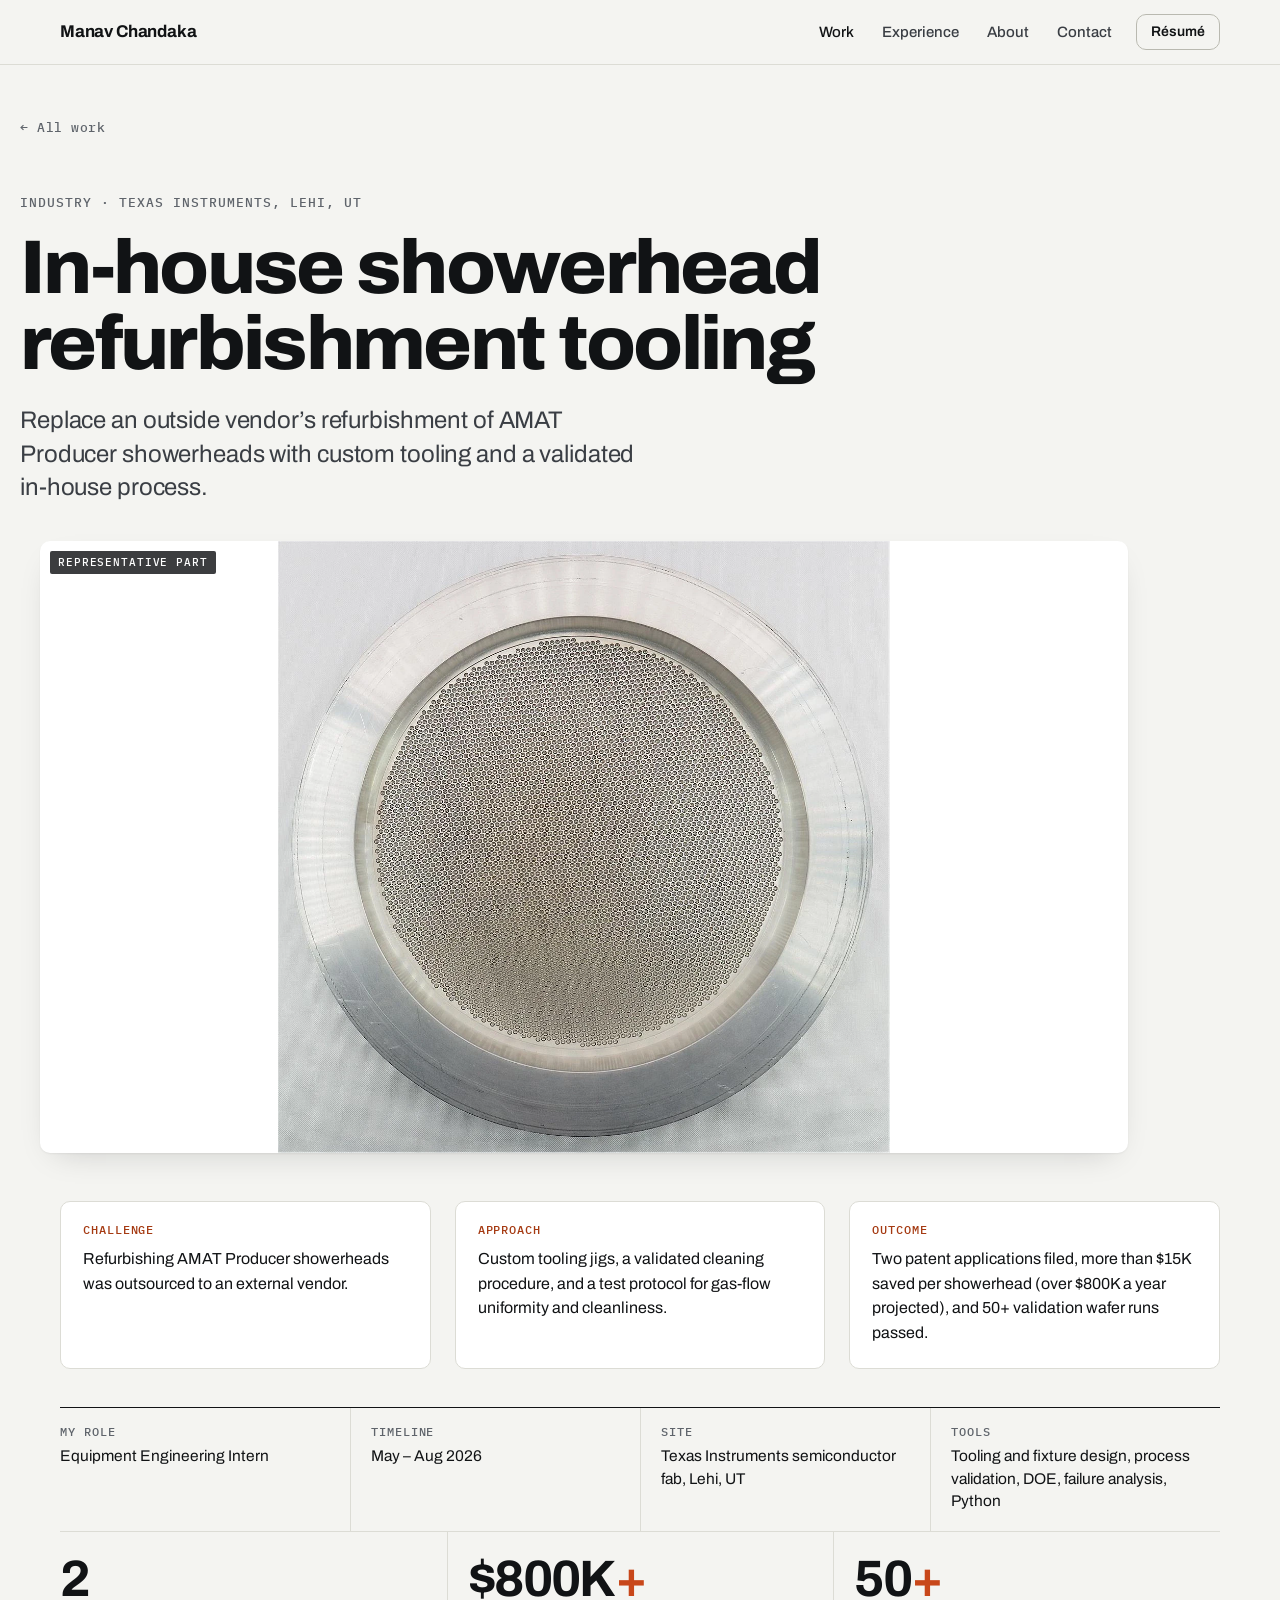
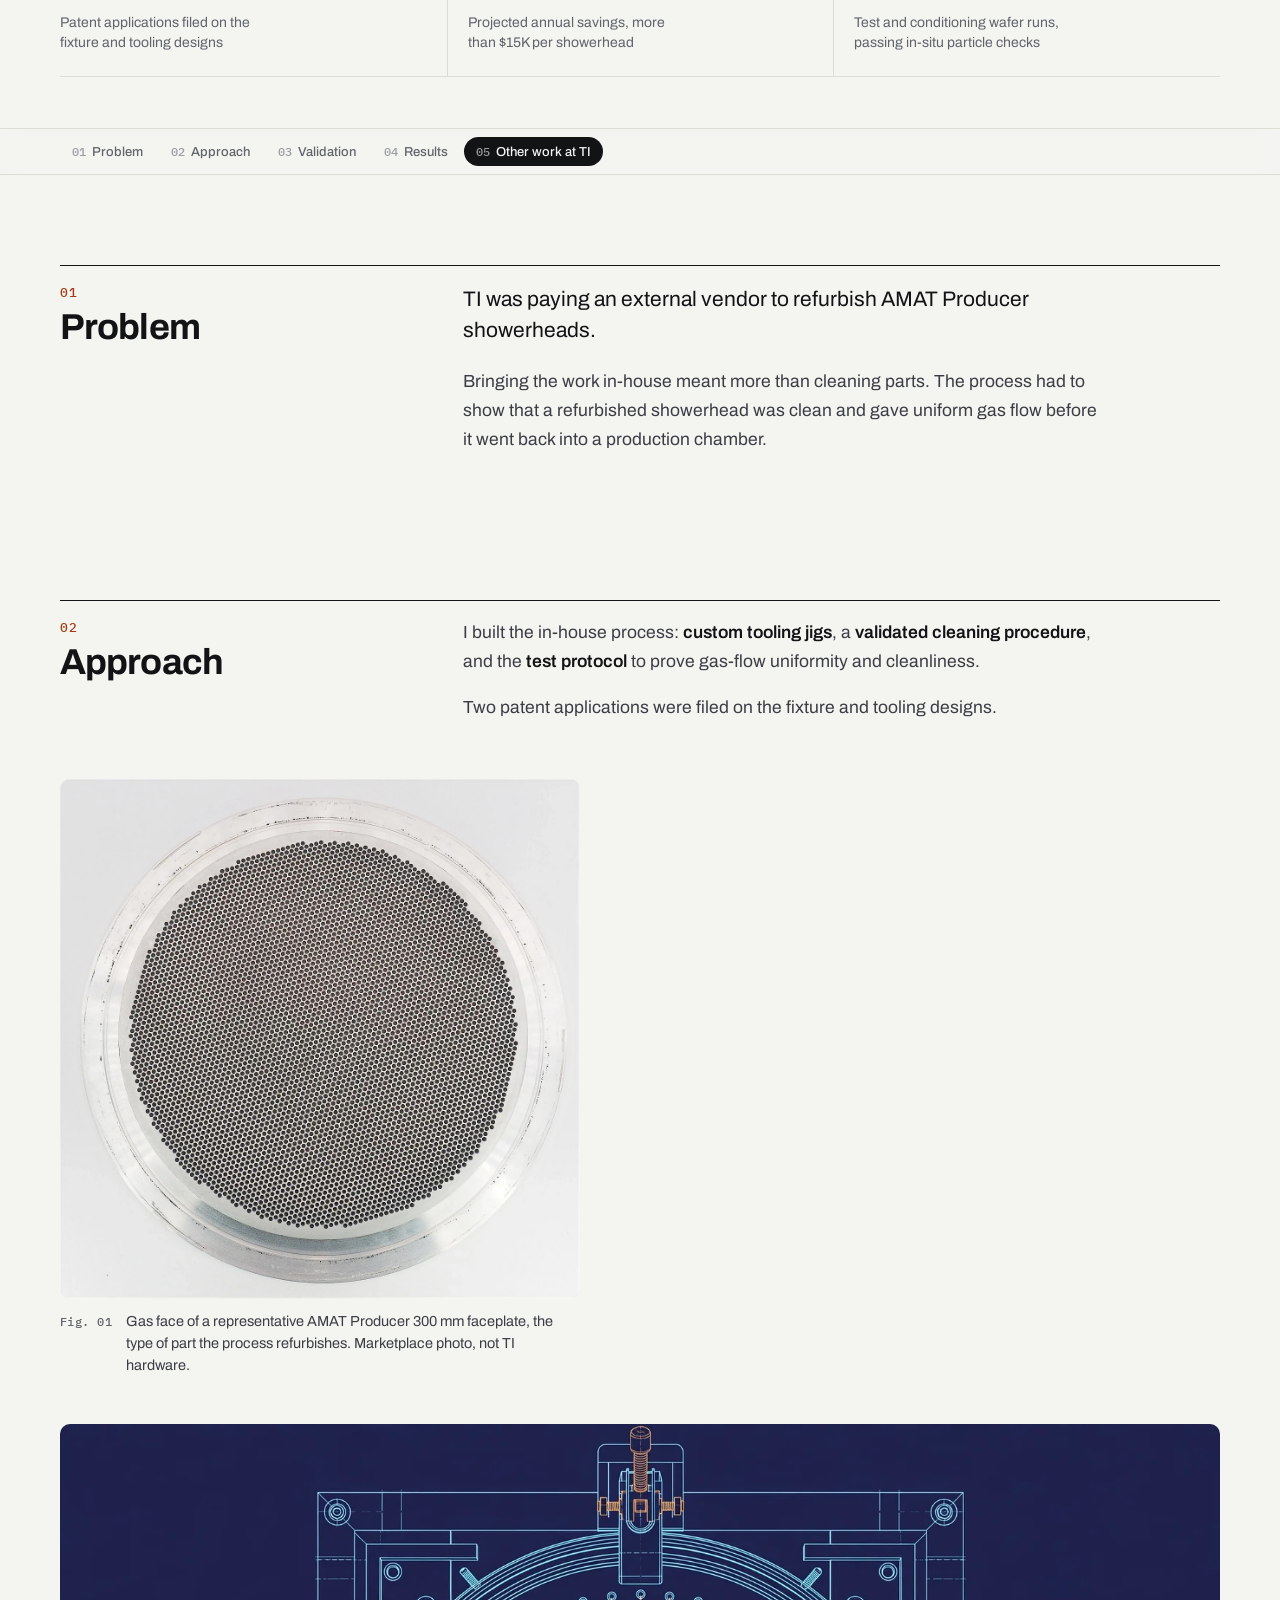
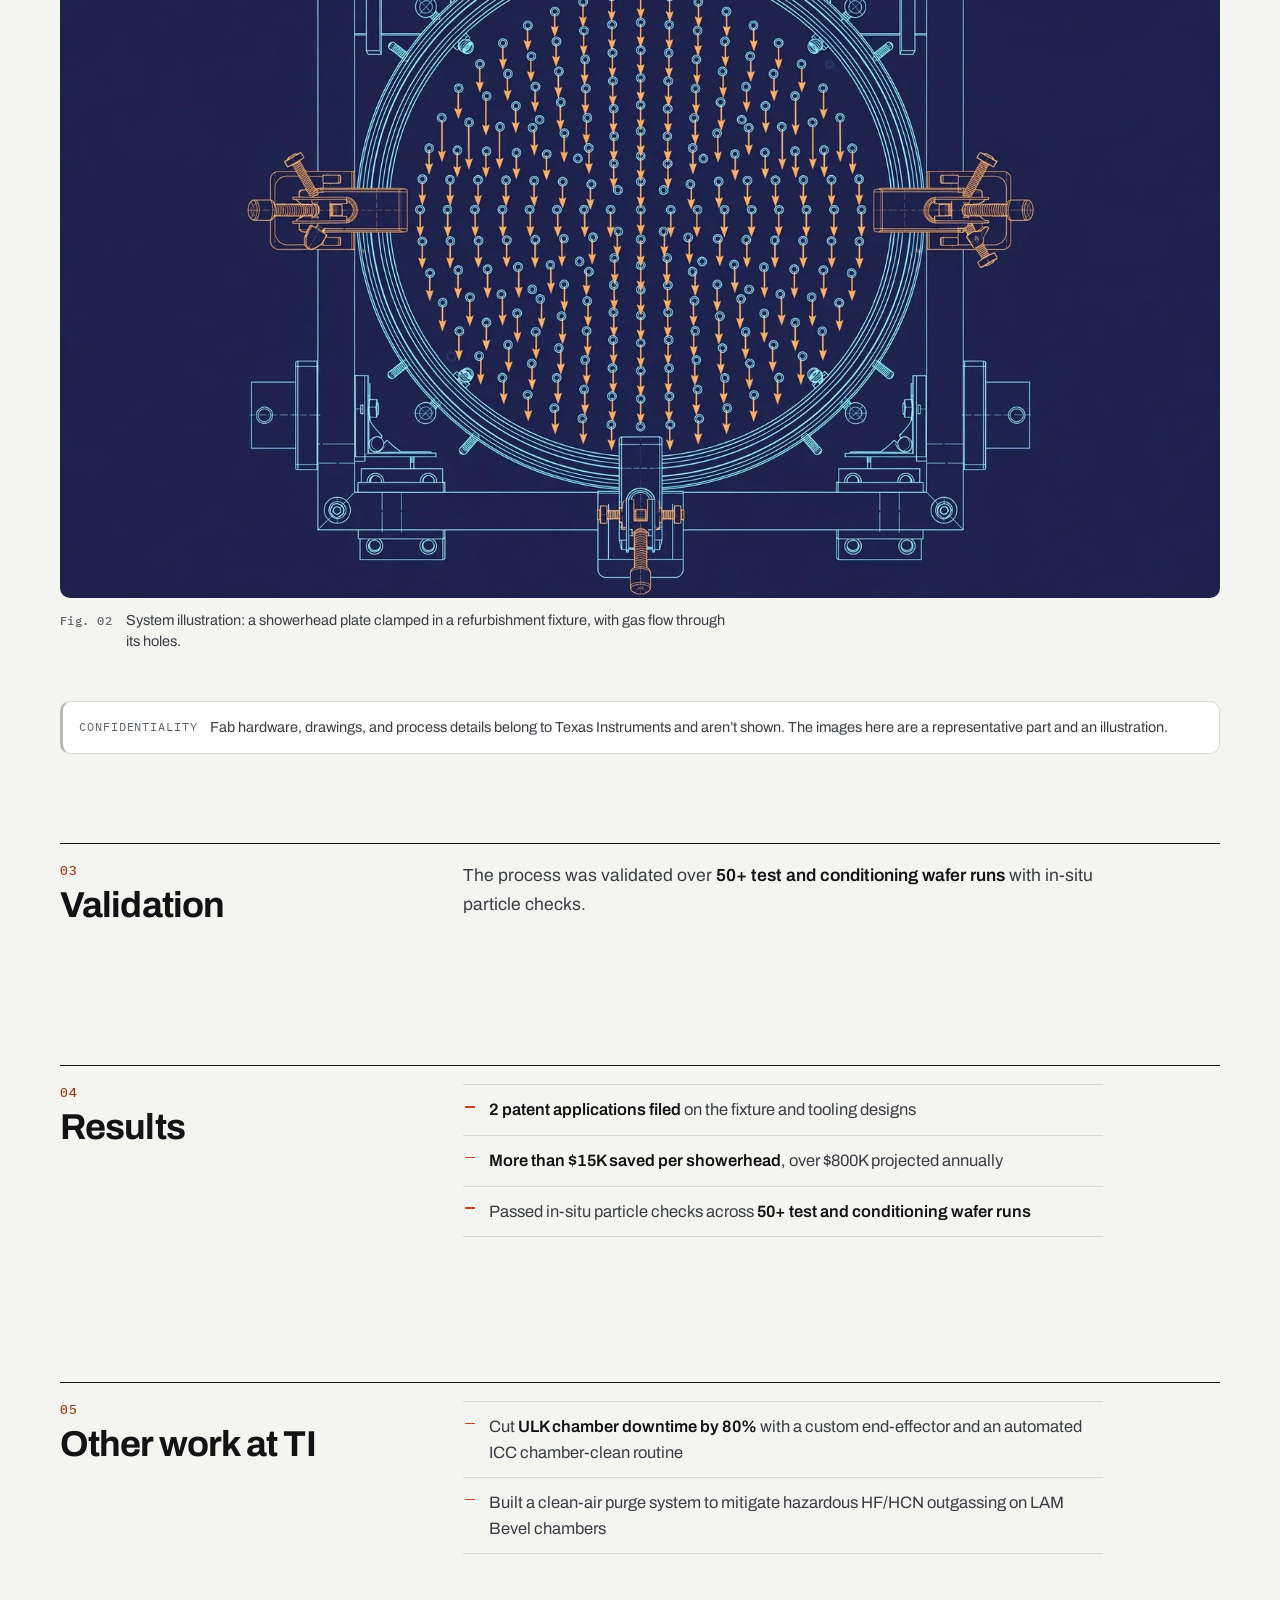
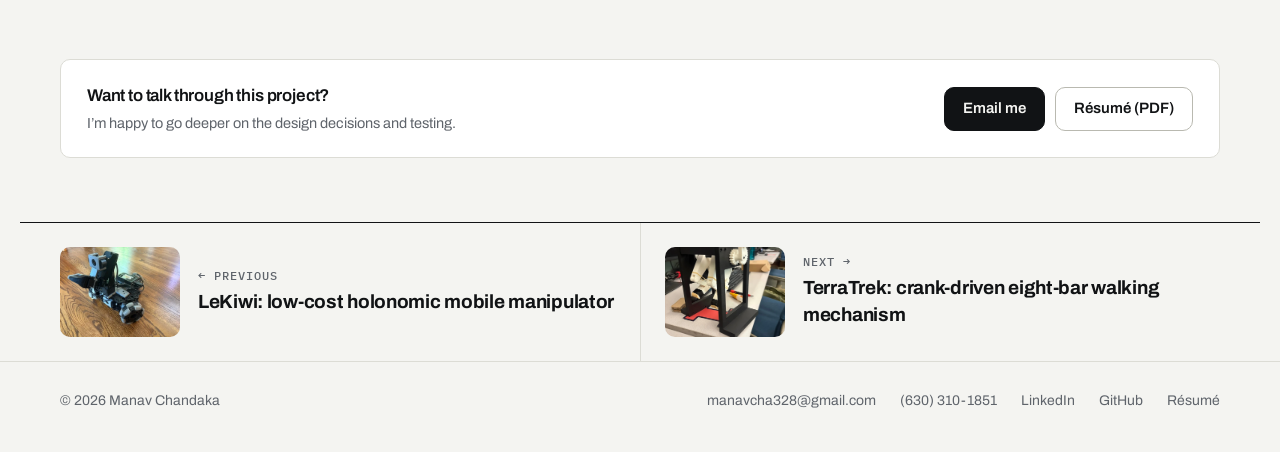
<file: projects/ti-showerhead.html>
<!doctype html>
<html lang="en">
<head>
<meta charset="utf-8" />
<meta name="viewport" content="width=device-width, initial-scale=1, viewport-fit=cover" />
<title>In-house showerhead refurbishment tooling · Manav Chandaka</title>
<meta name="description" content="Replace an outside vendor’s refurbishment of AMAT Producer showerheads with custom tooling and a validated in-house process." />
<!-- Kept out of search results by choice: anyone with the link can view the site. Remove this line to allow indexing. -->
<meta name="robots" content="noindex, nofollow" />
<link rel="canonical" href="https://manavcha328.github.io/projects/ti-showerhead.html" />
<meta property="og:type" content="website" />
<meta property="og:title" content="In-house showerhead refurbishment tooling · Manav Chandaka" />
<meta property="og:description" content="Replace an outside vendor’s refurbishment of AMAT Producer showerheads with custom tooling and a validated in-house process." />
<meta property="og:url" content="https://manavcha328.github.io/projects/ti-showerhead.html" />
<meta property="og:image" content="https://manavcha328.github.io/assets/img/ti-producer-faceplate.webp" />
<meta name="twitter:card" content="summary_large_image" />
<meta name="theme-color" content="#f4f4f1" media="(prefers-color-scheme: light)" />
<meta name="theme-color" content="#0e0f11" media="(prefers-color-scheme: dark)" />
<link rel="icon" href="data:image/svg+xml,%3Csvg xmlns='http://www.w3.org/2000/svg' viewBox='0 0 32 32'%3E%3Crect width='32' height='32' rx='4' fill='%23111315'/%3E%3Cpath d='M7 23V9h3l6 8 6-8h3v14h-3v-9l-6 8-6-8v9z' fill='%23f4f4f1'/%3E%3C/svg%3E" />
<link rel="preconnect" href="https://fonts.googleapis.com" />
<link rel="preconnect" href="https://fonts.gstatic.com" crossorigin />
<link rel="stylesheet" href="https://fonts.googleapis.com/css2?family=Archivo:wdth,wght@100..125,400..800&family=IBM+Plex+Mono:wght@400;500;600&display=swap" />
<link rel="stylesheet" href="../assets/css/site.css" />
</head>
<body>
<a class="skip" href="#main">Skip to content</a>
<header class="site-header">
  <div class="wrap bar">
    <a class="brand" href="../index.html"><span class="brand-name">Manav Chandaka</span></a>
    <button type="button" class="menu-btn" aria-expanded="false" aria-controls="site-nav"><span class="bars" aria-hidden="true"></span>Menu</button>
    <nav class="site-nav" id="site-nav" aria-label="Primary">
      <a href="../index.html#work" aria-current="true">Work</a>
      <a href="../index.html#experience">Experience</a>
      <a href="../index.html#about">About</a>
      <a href="../index.html#contact">Contact</a>
      <a class="btn btn-sm" href="../assets/Manav_Chandaka_Resume.pdf" target="_blank" rel="noopener">Résumé</a>
    </nav>
  </div>
</header>
<main id="main">
<article class="cs">
<header class="wrap cs-top">
  <a class="crumb" href="../index.html#work">← All work</a>
  <p class="eyebrow">Industry · Texas Instruments, Lehi, UT</p>
  <h1 class="cs-title">In-house showerhead refurbishment tooling</h1>
  <p class="cs-obj">Replace an outside vendor’s refurbishment of AMAT Producer showerheads with custom tooling and a validated in-house process.</p>
</header>
<div class="cs-hero">
  <figure class="m-single" style="--ar:16/9"><div class="frame contain"><span class="tag">Representative part</span><a class="lb" href="../assets/img/ti-producer-faceplate.webp" data-cap="Applied Materials Producer 300 mm showerhead faceplate: a machined aluminum ring around a dense field of gas holes"><img src="../assets/img/ti-producer-faceplate.webp" width="1200" height="1200" alt="Applied Materials Producer 300 mm showerhead faceplate: a machined aluminum ring around a dense field of gas holes" fetchpriority="high" decoding="async" /></a></div></figure>
</div>
<div class="wrap">
  <section class="glance" aria-label="At a glance"><div><h2>Challenge</h2><p>Refurbishing AMAT Producer showerheads was outsourced to an external vendor.</p></div><div><h2>Approach</h2><p>Custom tooling jigs, a validated cleaning procedure, and a test protocol for gas-flow uniformity and cleanliness.</p></div><div><h2>Outcome</h2><p>Two patent applications filed, more than $15K saved per showerhead (over $800K a year projected), and 50+ validation wafer runs passed.</p></div></section>
  <dl class="cs-facts"><div><dt>My role</dt><dd>Equipment Engineering Intern</dd></div><div><dt>Timeline</dt><dd>May – Aug 2026</dd></div><div><dt>Site</dt><dd>Texas Instruments semiconductor fab, Lehi, UT</dd></div><div><dt>Tools</dt><dd>Tooling and fixture design, process validation, DOE, failure analysis, Python</dd></div></dl>
  <dl class="cs-results" aria-label="Key results"><div><dt>Patent applications filed on the fixture and tooling designs</dt><dd>2</dd></div><div><dt>Projected annual savings, more than $15K per showerhead</dt><dd>$800K<span>+</span></dd></div><div><dt>Test and conditioning wafer runs, passing in-situ particle checks</dt><dd>50<span>+</span></dd></div></dl>
</div>
<div class="toc-bar"><nav class="wrap toc" aria-label="On this page"><a href="#challenge"><b>01</b>Problem</a><a href="#approach"><b>02</b>Approach</a><a href="#testing"><b>03</b>Validation</a><a href="#results"><b>04</b>Results</a><a href="#other"><b>05</b>Other work at TI</a></nav></div>
<section class="wrap cs-sec" id="challenge" aria-labelledby="challenge-h">
  <div class="cs-sec-grid">
    <div class="cs-sec-head"><span class="num">01</span><h2 id="challenge-h">Problem</h2></div>
    <div class="prose"><p class="lead">TI was paying an external vendor to refurbish AMAT Producer showerheads.</p><p>Bringing the work in-house meant more than cleaning parts. The process had to show that a refurbished showerhead was clean and gave uniform gas flow before it went back into a production chamber.</p></div>
  </div>
  
</section>
<section class="wrap cs-sec" id="approach" aria-labelledby="approach-h">
  <div class="cs-sec-grid">
    <div class="cs-sec-head"><span class="num">02</span><h2 id="approach-h">Approach</h2></div>
    <div class="prose"><p>I built the in-house process: <b>custom tooling jigs</b>, a <b>validated cleaning procedure</b>, and the <b>test protocol</b> to prove gas-flow uniformity and cleanliness.</p><p>Two patent applications were filed on the fixture and tooling designs.</p></div>
  </div>
  <div class="blocks"><figure class="fig m-single small" style="--ar:1/1"><div class="frame contain"><a class="lb" href="../assets/img/ti-producer-faceplate-face.webp" data-cap="Gas face of a representative AMAT Producer 300 mm faceplate, the type of part the process refurbishes. Marketplace photo, not TI hardware."><img src="../assets/img/ti-producer-faceplate-face.webp" width="1200" height="1200" alt="Face-on view of a Producer showerhead faceplate showing its hexagonal gas-hole pattern" loading="lazy" decoding="async" /></a></div><figcaption class="figcap"><span>Gas face of a representative AMAT Producer 300 mm faceplate, the type of part the process refurbishes. Marketplace photo, not TI hardware.</span></figcaption></figure><figure class="fig m-single" style="--ar:3/2"><div class="frame"><a class="lb" href="../assets/img/ti-showerhead-illustration.webp" data-cap="System illustration: a showerhead plate clamped in a refurbishment fixture, with gas flow through its holes."><img src="../assets/img/ti-showerhead-illustration.webp" width="1600" height="1067" alt="Blueprint-style illustration of a perforated semiconductor showerhead plate clamped in a refurbishment fixture, with gas-flow arrows through its holes" loading="lazy" decoding="async" /></a></div><figcaption class="figcap"><span>System illustration: a showerhead plate clamped in a refurbishment fixture, with gas flow through its holes.</span></figcaption></figure><p class="note"><span class="mono">Confidentiality</span><span>Fab hardware, drawings, and process details belong to Texas Instruments and aren’t shown. The images here are a representative part and an illustration.</span></p></div>
</section>
<section class="wrap cs-sec" id="testing" aria-labelledby="testing-h">
  <div class="cs-sec-grid">
    <div class="cs-sec-head"><span class="num">03</span><h2 id="testing-h">Validation</h2></div>
    <div class="prose"><p>The process was validated over <b>50+ test and conditioning wafer runs</b> with in-situ particle checks.</p></div>
  </div>
  
</section>
<section class="wrap cs-sec" id="results" aria-labelledby="results-h">
  <div class="cs-sec-grid">
    <div class="cs-sec-head"><span class="num">04</span><h2 id="results-h">Results</h2></div>
    <div class="prose"><ul><li><b>2 patent applications filed</b> on the fixture and tooling designs</li><li><b>More than $15K saved per showerhead</b>, over $800K projected annually</li><li>Passed in-situ particle checks across <b>50+ test and conditioning wafer runs</b></li></ul></div>
  </div>
  
</section>
<section class="wrap cs-sec" id="other" aria-labelledby="other-h">
  <div class="cs-sec-grid">
    <div class="cs-sec-head"><span class="num">05</span><h2 id="other-h">Other work at TI</h2></div>
    <div class="prose"><ul><li>Cut <b>ULK chamber downtime by 80%</b> with a custom end-effector and an automated ICC chamber-clean routine</li><li>Built a clean-air purge system to mitigate hazardous HF/HCN outgassing on LAM Bevel chambers</li></ul></div>
  </div>
  
</section>
<div class="wrap"><aside class="cs-cta" aria-label="Get in touch">
  <p>Want to talk through this project?<span>I’m happy to go deeper on the design decisions and testing.</span></p>
  <div><a class="btn primary" href="mailto:manavcha328@gmail.com">Email me</a><a class="btn" href="../assets/Manav_Chandaka_Resume.pdf" target="_blank" rel="noopener">Résumé (PDF)</a></div>
</aside></div>
<nav class="wrap cs-next" aria-label="More projects"><div class="cs-next-grid"><a href="lekiwi.html"><span class="thumb"><img src="../assets/img/lekiwi-robot.webp" width="640" height="480" alt="LeKiwi mobile manipulator on a wood floor: gripper and wrist camera at the front, omni wheels, and the onboard computer on its perforated chassis" loading="lazy" decoding="async" /></span><span><span class="dir">← Previous</span><span class="ttl">LeKiwi: low-cost holonomic mobile manipulator</span></span></a><a href="terratrek.html"><span class="thumb"><img src="../assets/img/terratrek-prototype.webp" width="1200" height="1600" alt="TerraTrek final prototype on a lab bench: black 3D-printed chassis with white eight-bar legs, drive gears, and the hand crank" loading="lazy" decoding="async" /></span><span><span class="dir">Next →</span><span class="ttl">TerraTrek: crank-driven eight-bar walking mechanism</span></span></a></div></nav>
</article>
</main>
<footer class="site-footer">
  <div class="wrap foot">
    <span>© 2026 Manav Chandaka</span>
    <span class="sp"></span>
    <a href="mailto:manavcha328@gmail.com">manavcha328@gmail.com</a>
    <a href="tel:+16303101851">(630) 310-1851</a>
    <a href="https://www.linkedin.com/in/manavchandaka/" target="_blank" rel="noopener">LinkedIn</a>
    <a href="https://github.com/SIGRobotics-UIUC/LeKiwi" target="_blank" rel="noopener nofollow">GitHub</a>
    <a href="../assets/Manav_Chandaka_Resume.pdf" target="_blank" rel="noopener">Résumé</a>
  </div>
</footer>
<dialog class="lightbox" id="lightbox" aria-label="Image viewer">
  <div class="lb-stage">
    <div class="lb-top"><span class="lb-count"></span><button type="button" class="lb-btn lb-close" aria-label="Close viewer"><svg viewBox="0 0 24 24" fill="none" stroke="currentColor" stroke-width="2" aria-hidden="true"><path d="M6 6l12 12M18 6L6 18"/></svg></button></div>
    <div class="lb-img-wrap">
      <button type="button" class="lb-btn lb-prev" aria-label="Previous image"><svg viewBox="0 0 24 24" fill="none" stroke="currentColor" stroke-width="2" aria-hidden="true"><path d="M15 5l-7 7 7 7"/></svg></button>
      <img alt="" />
      <button type="button" class="lb-btn lb-next" aria-label="Next image"><svg viewBox="0 0 24 24" fill="none" stroke="currentColor" stroke-width="2" aria-hidden="true"><path d="M9 5l7 7-7 7"/></svg></button>
    </div>
    <p class="lb-cap"></p>
  </div>
</dialog>
<script src="../assets/js/site.js" defer></script>
<script data-goatcounter="https://manavcha328.goatcounter.com/count" async src="https://gc.zgo.at/count.js"></script>
</body>
</html>
</file>
<file: assets/css/site.css>
/* ==========================================================================
   Manav Chandaka · portfolio
   One stylesheet for the homepage and every case-study page.
   ========================================================================== */

:root{
  color-scheme: light dark;
  --bg:#f4f4f1; --surface:#ffffff; --surface-2:#ebebe6;
  --ink:#111315; --ink-2:#3a3e44; --muted:#5f646b;
  --line:#dcdcd5; --line-strong:#b9b9b0;
  --accent:#c8471a; --accent-ink:#a53a12;
  /* Engineering images (CAD, drawings, plots) always sit on the same light
     "paper" in both themes, so white-background renders never look like
     stray white boxes. */
  --paper:#ffffff; --paper-line:#e4e4de;
  --plate:#131518; --plate-ink:#f2f2ee; --plate-muted:#a3a8ae;
  --max:1240px; --gutter:clamp(16px,4vw,40px);
  --sans:"Archivo",system-ui,-apple-system,"Segoe UI",sans-serif;
  --mono:"IBM Plex Mono",ui-monospace,"SFMono-Regular",Menlo,monospace;
  --ease:cubic-bezier(.2,.7,.2,1);
  --r:10px; --shadow:0 1px 2px rgba(17,19,21,.05), 0 12px 32px -16px rgba(17,19,21,.22);
}
@media (prefers-color-scheme: dark){
  :root{
    --bg:#0e0f11; --surface:#16181b; --surface-2:#1d2024;
    --ink:#ecece8; --ink-2:#c3c6cb; --muted:#9298a0;
    --line:#26292e; --line-strong:#3b3f46;
    --accent:#ff7a45; --accent-ink:#ff9466;
    --paper:#f4f4f1; --paper-line:#2c2f34;
    --plate:#16181b; --plate-ink:#ecece8; --plate-muted:#9298a0;
  }
}

*,*::before,*::after{box-sizing:border-box}
html{-webkit-text-size-adjust:100%; scroll-padding-top:76px}
@media (prefers-reduced-motion: no-preference){ html{scroll-behavior:smooth} }
body{
  margin:0; background:var(--bg); color:var(--ink);
  font-family:var(--sans); font-size:17px; line-height:1.6;
  -webkit-font-smoothing:antialiased; text-rendering:optimizeLegibility;
}
img,video{display:block; max-width:100%}
a{color:inherit}
p{margin:0 0 1em}
h1,h2,h3,h4{margin:0; font-weight:700; letter-spacing:-.02em; line-height:1.1}
::selection{background:color-mix(in srgb, var(--accent) 22%, transparent)}
:focus-visible{outline:2px solid var(--accent); outline-offset:3px; border-radius:2px}
.mono{font-family:var(--mono)}
.wrap{max-width:var(--max); margin:0 auto; padding:0 var(--gutter)}
.vh{position:absolute!important; width:1px; height:1px; overflow:hidden; clip:rect(0 0 0 0); white-space:nowrap}

.eyebrow{
  font-family:var(--mono); font-size:12.5px; font-weight:500; letter-spacing:.08em;
  text-transform:uppercase; color:var(--muted); margin:0 0 18px;
}
.eyebrow b{color:var(--accent-ink); font-weight:600}

/* ---------- buttons & links ---------- */
.btn{
  display:inline-flex; align-items:center; gap:9px; min-height:44px;
  padding:10px 18px; border:1px solid var(--line-strong); border-radius:var(--r);
  background:transparent; color:var(--ink); text-decoration:none;
  font:600 15px/1 var(--sans); cursor:pointer;
  transition:border-color .2s, background-color .2s, color .2s;
}
.btn:hover{border-color:var(--ink)}
.btn.primary{background:var(--ink); border-color:var(--ink); color:var(--bg)}
.btn.primary:hover{background:var(--accent-ink); border-color:var(--accent-ink); color:#fff}
.btn svg{width:16px; height:16px; flex:none}
.btn-sm{min-height:36px; padding:8px 14px; font-size:14px}
.arrow-link{
  display:inline-flex; align-items:center; gap:8px; font-weight:600; font-size:15px;
  text-decoration:none; color:var(--ink);
}
.arrow-link .ar{transition:transform .3s var(--ease)}
.arrow-link:hover .ar{transform:translateX(4px)}
.arrow-link:hover{color:var(--accent-ink)}
.ext{text-decoration:underline; text-decoration-color:var(--line-strong); text-underline-offset:4px; text-decoration-thickness:1px}
.ext:hover{text-decoration-color:var(--accent); color:var(--accent-ink)}

/* ---------- header ---------- */
.skip{
  position:absolute; left:16px; top:-80px; z-index:200; background:var(--ink); color:var(--bg);
  padding:10px 16px; border-radius:var(--r); font-weight:600; text-decoration:none;
}
.skip:focus{top:12px}
.site-header{
  position:sticky; top:0; z-index:100;
  background:color-mix(in srgb, var(--bg) 90%, transparent);
  -webkit-backdrop-filter:saturate(1.4) blur(10px); backdrop-filter:saturate(1.4) blur(10px);
  border-bottom:1px solid var(--line);
}
.bar{display:flex; align-items:center; gap:24px; min-height:64px}
.brand{display:flex; flex-direction:column; text-decoration:none; line-height:1.15}
.brand-name{font-weight:700; font-size:17px; letter-spacing:-.01em}
.site-nav{margin-left:auto; display:flex; align-items:center; gap:4px}
.site-nav a:not(.btn){
  text-decoration:none; font-size:15px; font-weight:500; color:var(--ink-2);
  padding:8px 12px; border-radius:var(--r);
}
.site-nav a:not(.btn):hover{color:var(--ink); background:var(--surface-2)}
.site-nav a[aria-current]{color:var(--ink)}
.site-nav .btn{margin-left:8px}
.menu-btn{display:none}
@media (max-width: 760px){
  .menu-btn{
    display:inline-flex; margin-left:auto; align-items:center; gap:8px; min-height:40px;
    padding:8px 12px; border:1px solid var(--line-strong); border-radius:var(--r);
    background:transparent; color:var(--ink); font:600 14px var(--sans); cursor:pointer;
  }
  .menu-btn .bars{width:16px; height:10px; position:relative; border-top:2px solid currentColor; border-bottom:2px solid currentColor}
  .site-nav{
    display:none; position:absolute; left:0; right:0; top:100%;
    flex-direction:column; align-items:stretch; gap:0; padding:8px var(--gutter) 16px;
    background:var(--bg); border-bottom:1px solid var(--line);
  }
  .site-nav.open{display:flex}
  .site-nav a:not(.btn){padding:12px 4px; border-bottom:1px solid var(--line); border-radius:0}
  .site-nav .btn{margin:14px 0 0; justify-content:center}
}

/* ---------- hero: photo + name beside About, slideshow below ---------- */
.hero{padding:clamp(36px,5vw,64px) 0 0}
.hero-grid{display:grid; grid-template-columns:minmax(0,6fr) minmax(0,6fr); gap:clamp(28px,5vw,72px); align-items:start}
.pfp-lg{width:112px; height:112px; border-radius:50%; object-fit:cover; box-shadow:0 0 0 1px var(--line-strong)}
.hero-name{font-size:clamp(44px,5.6vw,72px); font-weight:800; letter-spacing:-.035em; line-height:.98; margin:22px 0 26px}
.hero-actions{display:flex; flex-wrap:wrap; gap:10px; margin-bottom:22px}
.facts{display:flex; flex-wrap:wrap; gap:6px 22px; margin:0; font-size:14.5px; color:var(--muted)}
.facts b{color:var(--ink); font-weight:600}
.hero-about{padding-top:6px}
.hero-about h2{font-size:22px; letter-spacing:-.015em; padding-bottom:12px; margin-bottom:14px; border-bottom:1px solid var(--line)}
.hero-about p{color:var(--ink-2); font-size:16.5px; max-width:62ch}
.hero-about .updated{font:400 13px var(--mono); color:var(--muted)}
.hero-show{margin:clamp(32px,4vw,48px) 0 0}
.show-frame{position:relative; aspect-ratio:16/9; max-height:76vh; width:100%; overflow:hidden; border-radius:var(--r); background:var(--paper)}
.slide{position:absolute; inset:0; display:block; text-decoration:none; color:#fff; opacity:0; visibility:hidden; transition:opacity .7s ease, visibility 0s linear .7s}
.slide.on{opacity:1; visibility:visible; transition:opacity .7s ease}
.slide img{width:100%; height:100%; object-fit:cover}
.slide img{position:relative}
.slide img.contain{object-fit:contain; padding:3% 0 72px}
.slide-bg{position:absolute; inset:-40px; background:center/cover no-repeat; filter:blur(36px) saturate(1.1) brightness(.92); opacity:.9}
.show-frame{box-shadow:var(--shadow)}
.slide-cap{position:absolute; left:0; right:0; bottom:0; padding:48px 22px 18px; background:linear-gradient(to top, rgba(10,11,13,.8), rgba(10,11,13,0))}
.slide-cap .t{display:block; font-weight:700; font-size:clamp(17px,1.6vw,21px); letter-spacing:-.01em; line-height:1.2}
.slide-cap .s{display:block; font-size:13.5px; color:#d3d7dc; margin-top:3px}
.show-arrow{position:absolute; top:50%; transform:translateY(-50%); z-index:3; width:44px; height:44px; border-radius:50%;
  border:1px solid rgba(255,255,255,.35); background:rgba(10,11,13,.5); color:#fff; display:grid; place-items:center; cursor:pointer}
.show-arrow:hover{background:rgba(10,11,13,.85)}
.show-arrow svg{width:20px; height:20px}
.show-arrow.prev{left:12px} .show-arrow.next{right:12px}
.show-dots{display:flex; gap:8px; justify-content:center; margin-top:14px}
.show-dots button{width:9px; height:9px; padding:0; border-radius:50%; border:1px solid var(--line-strong); background:transparent; cursor:pointer}
.show-dots button[aria-pressed="true"]{background:var(--accent); border-color:var(--accent)}

/* ---------- section headings: a rule and a plain title ---------- */
.section{padding:clamp(56px,7vw,96px) 0 0}
.sec-head{border-top:1px solid var(--ink); padding-top:16px; margin-bottom:clamp(20px,3vw,32px)}
.sec-head h2{font-size:clamp(24px,2.4vw,30px); letter-spacing:-.02em}

/* ---------- featured projects (editorial rows) ---------- */
.features{display:flex; flex-direction:column}
.feature + .feature{border-top:1px solid var(--line)}
.feature-link{
  display:grid; grid-template-columns:minmax(0,7fr) minmax(0,5fr); gap:clamp(24px,4vw,56px);
  align-items:center; padding:clamp(24px,3vw,40px) 0; text-decoration:none; color:inherit;
}
.feature.flip .feature-media{order:2}
.feature-media{position:relative; aspect-ratio:4/3; overflow:hidden; border-radius:var(--r); background:var(--paper); box-shadow:var(--shadow); transition:box-shadow .4s var(--ease), transform .4s var(--ease)}
.feature-link:hover .feature-media{transform:translateY(-3px); box-shadow:0 2px 4px rgba(17,19,21,.06), 0 22px 44px -18px rgba(17,19,21,.32)}
.feature-media > img, .feature-media .split > *{transition:transform .9s var(--ease)}
.feature-media > img{width:100%; height:100%; object-fit:cover}
.feature-link:hover .feature-media > img,
.feature-link:hover .feature-media .split > *{transform:scale(1.03)}
.split{display:grid; height:100%; gap:6px; background:var(--paper)}
.split > *{width:100%; height:100%; object-fit:cover; min-height:0}
.split.v{grid-template-columns:2fr 3fr}
.split.v-even{grid-template-columns:1fr 1fr}
.split.photo-clip{grid-template-columns:3fr 2fr}
.split.cad-hw{grid-template-columns:1fr 1fr; background:#c2c7d1}
.split.cad-hw video:last-child{scale:-1 1}
.split.cad-hw video:first-child{object-fit:cover; object-position:49% 50%; background:#c2c7d1}
.split .contain{object-fit:contain; background:var(--paper)}
.video-fill{background:#111; display:flex; justify-content:center}
.video-fill .vf-bg{position:absolute; inset:-30px; background:center/cover no-repeat; filter:blur(28px) brightness(.55)}
.video-fill video{position:relative; height:100%; width:auto; max-width:100%; box-shadow:0 0 40px rgba(0,0,0,.35)}
.badge{
  position:absolute; z-index:2; left:12px; top:12px;
  font:500 11px/1 var(--mono); letter-spacing:.08em; text-transform:uppercase;
  background:rgba(12,13,15,.78); color:#fff; padding:6px 8px; border-radius:2px;
}
.badge.live::before{content:""; display:inline-block; width:6px; height:6px; border-radius:50%; background:#ff5a36; margin-right:7px; vertical-align:1px}
.feature-idx{font:500 12.5px var(--mono); letter-spacing:.08em; text-transform:uppercase; color:var(--muted); margin:0 0 14px; display:flex; gap:12px}
.feature-idx b{color:var(--accent-ink); font-weight:600}
.feature-title{font-size:clamp(28px,3.2vw,40px); letter-spacing:-.03em; line-height:1.05; transition:color .2s}
.feature-link:hover .feature-title{color:var(--accent-ink)}
.feature-obj{color:var(--ink-2); margin:16px 0 22px; font-size:17px; max-width:44ch}
.metrics{display:grid; grid-template-columns:repeat(3,minmax(0,1fr)); gap:0; margin:0 0 22px; border-top:1px solid var(--line)}
.metrics > div{display:flex; flex-direction:column-reverse; gap:4px; padding:14px 12px 0 0}
.metrics > div + div{padding-left:14px; border-left:1px solid var(--line)}
.metrics dd{margin:0; font-size:clamp(22px,2.2vw,28px); font-weight:700; letter-spacing:-.025em; line-height:1}
.metrics dt{font-size:13px; color:var(--muted); line-height:1.35}
.feature-role{font:400 13px/1.5 var(--mono); color:var(--muted); margin:0 0 6px}
.feature-tools{font-size:14px; line-height:1.5; color:var(--ink-2); margin:0 0 22px}
.feature-cta{display:inline-flex; gap:8px; align-items:center; font-weight:600; font-size:15px; border-bottom:1px solid var(--ink); padding-bottom:3px}
.feature-cta .ar{transition:transform .3s var(--ease)}
.feature-link:hover .feature-cta .ar{transform:translateX(5px)}
.feature-link:hover .feature-cta{border-color:var(--accent); color:var(--accent-ink)}

/* ---------- secondary projects ---------- */
.cards{display:grid; grid-template-columns:repeat(6,minmax(0,1fr)); gap:clamp(28px,3vw,40px) clamp(16px,2vw,28px)}
.card{grid-column:span 3}
.card .card-media{aspect-ratio:16/10}
.card{display:flex; flex-direction:column; text-decoration:none; color:inherit}
.card-media{aspect-ratio:4/3; overflow:hidden; border-radius:var(--r); background:var(--paper); margin-bottom:18px; box-shadow:var(--shadow); transition:transform .4s var(--ease)}
.card:hover .card-media{transform:translateY(-3px)}
.card-media img{width:100%; height:100%; object-fit:cover; transition:transform .8s var(--ease)}
.card-media img.contain{object-fit:contain; padding:7%}
.card:hover .card-media img{transform:scale(1.04)}
.card-kicker{font:500 12px var(--mono); letter-spacing:.07em; text-transform:uppercase; color:var(--muted); margin:0 0 8px}
.card-title{font-size:21px; letter-spacing:-.02em; line-height:1.2; margin:0 0 8px; transition:color .2s}
.card:hover .card-title{color:var(--accent-ink)}
.card-desc{color:var(--ink-2); font-size:15.5px; line-height:1.55; margin:0 0 12px}
.card-stat{margin-top:auto; font:500 13px var(--mono); color:var(--ink); padding-top:12px; border-top:1px solid var(--line)}
.card-stat b{color:var(--accent-ink); font-weight:600}

/* ---------- bench: equal cards floating at staggered heights ---------- */
.float-field{display:grid; grid-template-columns:repeat(4,minmax(0,1fr)); gap:72px clamp(20px,2.4vw,36px); align-items:start; padding:8px 0 56px}
.float-item{margin:0; transform:translateY(var(--y,0px))}
.float-item:nth-child(4n+1){--y:0px;  --d:7.5s}
.float-item:nth-child(4n+2){--y:44px; --d:8.5s}
.float-item:nth-child(4n+3){--y:14px; --d:7s}
.float-item:nth-child(4n+4){--y:58px; --d:9s}
.float-item:nth-child(n+5){margin-left:50%; margin-right:-50%}
.float-card{display:block; aspect-ratio:3/4; overflow:hidden; border-radius:18px; background:var(--paper);
  box-shadow:0 1px 2px rgba(17,19,21,.06), 0 18px 36px -18px rgba(17,19,21,.35);
  transition:transform .45s var(--ease), box-shadow .45s var(--ease)}
.float-card img{width:100%; height:100%; object-fit:cover; transition:transform .9s var(--ease)}
.float-card:hover{transform:translateY(-8px) scale(1.02); box-shadow:0 2px 4px rgba(17,19,21,.08), 0 28px 48px -20px rgba(17,19,21,.45)}
.float-card:hover img{transform:scale(1.06)}
.float-item figcaption{margin-top:12px; padding:0 4px; font-size:13.5px; line-height:1.4; color:var(--ink-2)}
@media (prefers-reduced-motion: no-preference){
  @keyframes drift{0%,100%{translate:0 0} 50%{translate:0 -10px}}
  .float-card{animation:drift var(--d,8s) ease-in-out infinite; animation-delay:calc(var(--i,0) * -1.3s)}
}

/* ---------- experience: sticky title beside a timeline ---------- */
.xp-wrap{position:relative; display:grid; grid-template-columns:minmax(0,4fr) minmax(0,8fr); gap:24px; padding-top:16px}
.xp-wrap::before{content:""; position:absolute; top:0; left:var(--gutter); right:var(--gutter); height:1px; background:var(--ink)}
.xp-side{position:sticky; top:96px; align-self:start; display:flex; flex-direction:column; align-items:flex-start; gap:18px}
.xp-side h2{font-size:clamp(24px,2.4vw,30px); letter-spacing:-.02em}
.timeline{list-style:none; margin:0; padding:0; position:relative}
.timeline::before{content:""; position:absolute; left:5px; top:10px; bottom:10px; width:1px; background:var(--line-strong)}
.tl-item{position:relative; padding:0 0 34px 34px}
.tl-item:last-child{padding-bottom:0}
.tl-item::before{content:""; position:absolute; left:0; top:6px; width:11px; height:11px; border-radius:50%; background:var(--bg); border:2px solid var(--accent)}
.tl-when{font:500 12.5px var(--mono); letter-spacing:.04em; color:var(--muted); margin:0 0 6px}
.tl-item h3{font-size:19px; letter-spacing:-.015em; line-height:1.3}
.tl-org{margin:2px 0 8px; font-size:15px; color:var(--muted); font-weight:500}
.tl-text{margin:0; font-size:15.5px; line-height:1.6; color:var(--ink-2); max-width:62ch}
.tl-link{display:inline-flex; gap:6px; margin-top:10px; font-size:14px; font-weight:600; text-decoration:none; color:var(--ink)}
.tl-link .ar{transition:transform .3s var(--ease)}
.tl-link:hover{color:var(--accent-ink)}
.tl-link:hover .ar{transform:translateX(4px)}
.skills-panel{display:grid; grid-template-columns:repeat(3,minmax(0,1fr)); margin-top:clamp(48px,6vw,72px); border:1px solid var(--line); border-radius:16px; background:var(--surface)}
.skills-panel > div{padding:24px 26px}
.skills-panel > div + div{border-left:1px solid var(--line)}
.skills-panel h3{font:500 12px var(--mono); letter-spacing:.08em; text-transform:uppercase; color:var(--accent-ink); margin:0 0 10px}
.skills-panel p{margin:0; font-size:15px; line-height:1.75; color:var(--ink-2)}

/* ---------- contact: closing band with one row per channel ---------- */
.contact{margin-top:clamp(72px,9vw,120px); background:var(--plate); color:var(--plate-ink); padding:clamp(56px,7vw,96px) 0}
.contact-grid{display:grid; grid-template-columns:minmax(0,5fr) minmax(0,7fr); gap:clamp(28px,5vw,72px); align-items:start}
.contact-title{font-size:clamp(34px,4vw,52px); letter-spacing:-.03em; color:var(--plate-ink)}
.contact p.lead{color:var(--plate-muted); max-width:40ch; margin:16px 0 0; font-size:17px}
.c-rows{border-top:1px solid color-mix(in srgb, var(--plate-ink) 22%, transparent)}
.c-row{display:grid; grid-template-columns:110px 1fr auto; align-items:center; gap:16px; padding:18px 4px;
  border-bottom:1px solid color-mix(in srgb, var(--plate-ink) 22%, transparent); text-decoration:none; color:var(--plate-ink); transition:background-color .2s, padding .3s var(--ease)}
.c-row:hover{background:color-mix(in srgb, var(--plate-ink) 6%, transparent); padding-left:12px}
.c-k{font:500 12px var(--mono); letter-spacing:.08em; text-transform:uppercase; color:var(--plate-muted)}
.c-v{font-size:clamp(17px,1.6vw,20px); font-weight:600; letter-spacing:-.01em; overflow-wrap:anywhere}
.c-row .ar{color:var(--plate-muted); transition:transform .3s var(--ease), color .2s}
.c-row:hover .ar{transform:translateX(4px); color:var(--accent)}

/* ---------- case-study clip pairs ---------- */
.m-clips .grid{display:grid; grid-template-columns:repeat(var(--n,2),minmax(0,1fr)); gap:14px; max-width:720px}
.m-clips video{width:100%; height:auto; display:block}
.m-clips .gcap{font-size:13.5px; color:var(--ink-2); margin:8px 0 0}

.site-footer{padding:28px 0 40px; font-size:14px; color:var(--muted); border-top:1px solid var(--line)}
body[data-home] .site-footer{background:var(--plate); color:var(--plate-muted); border-top:1px solid color-mix(in srgb, var(--plate-ink) 14%, transparent)}
.foot{display:flex; flex-wrap:wrap; gap:10px 24px; align-items:center}
.foot .sp{flex:1}
.foot a{color:inherit; text-decoration:none}
.foot a:hover{color:var(--accent)}

/* ==========================================================================
   Case-study pages
   ========================================================================== */
.cs-top{padding:clamp(28px,4vw,48px) 0 clamp(24px,3vw,36px)}
.crumb{display:inline-flex; gap:8px; font:500 13px var(--mono); letter-spacing:.04em; color:var(--muted); text-decoration:none; margin-bottom:clamp(28px,5vw,56px)}
.crumb:hover{color:var(--accent-ink)}
.cs-title{font-size:clamp(38px,6vw,76px); font-weight:800; letter-spacing:-.035em; line-height:1; max-width:18ch; font-stretch:104%}
.cs-obj{font-size:clamp(19px,2vw,24px); line-height:1.4; color:var(--ink-2); max-width:44ch; margin:22px 0 0; letter-spacing:-.005em}
.cs-hero{max-width:calc(var(--max) + 160px); margin:0 auto; padding:0 var(--gutter)}
.cs-hero figure{margin:0}
.cs-hero .frame{max-height:min(68vh,720px); box-shadow:var(--shadow)}
.hero-split{display:grid; grid-template-columns:3fr 2fr; gap:6px; aspect-ratio:16/9; background:var(--paper)}
.hero-split > a, .hero-split > a img, .hero-split > video{width:100%; height:100%; object-fit:cover; display:block; min-height:0}
.hero-split .tag-clip{left:calc(60% + 13px)}
.loop-frame video{width:100%; height:100%; object-fit:contain; display:block; background:#fff}
.cs-hero.portrait .frame{aspect-ratio:16/9}
.cs-facts{
  display:grid; grid-template-columns:repeat(4,minmax(0,1fr)); gap:0; margin:clamp(32px,4vw,48px) 0 0;
  border-top:1px solid var(--ink);
}
.cs-facts > div{padding:16px 20px 18px 0}
.cs-facts > div + div{padding-left:20px; border-left:1px solid var(--line)}
.cs-facts dt{font:500 11.5px var(--mono); letter-spacing:.08em; text-transform:uppercase; color:var(--muted); margin-bottom:6px}
.cs-facts dd{margin:0; font-size:15.5px; line-height:1.45; color:var(--ink)}
.cs-results{
  display:grid; grid-template-columns:repeat(auto-fit,minmax(180px,1fr)); margin:0;
  border-top:1px solid var(--line); border-bottom:1px solid var(--line);
}
.cs-results > div{display:flex; flex-direction:column-reverse; gap:8px; padding:22px 20px 24px 0}
.cs-results > div + div{padding-left:20px; border-left:1px solid var(--line)}
.cs-results dd{margin:0; font-size:clamp(32px,4vw,52px); font-weight:700; letter-spacing:-.035em; line-height:1}
.cs-results dd span{color:var(--accent)}
.cs-results dt{font-size:14px; line-height:1.4; color:var(--muted); max-width:28ch}
.cs-results dd.word{font-size:clamp(20px,2vw,26px); letter-spacing:-.02em; line-height:1.15}
.glance{display:grid; grid-template-columns:repeat(3,minmax(0,1fr)); gap:clamp(16px,2vw,24px); margin:clamp(32px,4vw,48px) 0 0}
.glance > div{background:var(--surface); border:1px solid var(--line); border-radius:var(--r); padding:20px 22px 22px}
.glance h2{font:500 11.5px var(--mono); letter-spacing:.08em; text-transform:uppercase; color:var(--accent-ink); margin:0 0 10px}
.glance p{margin:0; font-size:16px; line-height:1.55; color:var(--ink)}
.cs-facts{margin-top:clamp(28px,3vw,40px)!important}
.toc-bar{position:sticky; top:64px; z-index:40; margin-top:clamp(36px,4vw,56px);
  background:color-mix(in srgb, var(--bg) 92%, transparent); -webkit-backdrop-filter:saturate(1.4) blur(10px); backdrop-filter:saturate(1.4) blur(10px);
  border-top:1px solid var(--line); border-bottom:1px solid var(--line)}
.toc{display:flex; gap:4px; overflow-x:auto; scrollbar-width:none; padding-top:8px; padding-bottom:8px; font:500 13px var(--sans)}
.toc::-webkit-scrollbar{display:none}
.toc a{flex:none; text-decoration:none; color:var(--muted); padding:7px 12px; border-radius:999px; transition:background-color .2s, color .2s}
.toc a:hover{color:var(--ink); background:var(--surface-2)}
.toc a.on{color:var(--bg); background:var(--ink)}
.toc a b{font:500 11.5px var(--mono); margin-right:6px; opacity:.6}

.cs-sec{padding-top:clamp(56px,7vw,96px); scroll-margin-top:120px}
.cs-sec-grid{border-top:1px solid var(--ink); padding-top:18px}
.cs-sec-grid{display:grid; grid-template-columns:minmax(0,4fr) minmax(0,8fr); gap:24px; margin-bottom:clamp(24px,3vw,40px)}
.cs-sec-head .num{display:block; font:500 12.5px var(--mono); letter-spacing:.08em; color:var(--accent-ink); margin-bottom:8px}
.cs-sec-head{position:sticky; top:132px; align-self:start}
.cs-sec-head h2{font-size:clamp(26px,3vw,36px); letter-spacing:-.025em}
.prose{max-width:64ch}
.prose p{color:var(--ink-2); font-size:17.5px; line-height:1.65}
.prose p.lead{color:var(--ink); font-size:clamp(19px,1.7vw,21px); line-height:1.5}
.prose b, .prose strong{color:var(--ink); font-weight:600}
.prose ul{list-style:none; margin:0 0 1em; padding:0; border-top:1px solid var(--line)}
.prose li{position:relative; padding:12px 0 12px 26px; border-bottom:1px solid var(--line); color:var(--ink-2); font-size:16.5px; line-height:1.55}
.prose li::before{content:""; position:absolute; left:2px; top:1.25em; width:10px; height:1.5px; background:var(--accent)}
.note{
  display:flex; gap:12px; align-items:flex-start; margin:0; padding:14px 16px;
  border:1px solid var(--line); border-left:3px solid var(--line-strong); border-radius:var(--r);
  font-size:14.5px; line-height:1.55; color:var(--ink-2); background:var(--surface);
}
.note .mono{font-size:11.5px; letter-spacing:.08em; text-transform:uppercase; color:var(--muted); white-space:nowrap; padding-top:2px}

/* ---------- media system ---------- */
.blocks{display:flex; flex-direction:column; gap:clamp(28px,4vw,48px)}
.fig{margin:0; counter-increment:fig}
body{counter-reset:fig}
.frame{position:relative; overflow:hidden; border-radius:var(--r); background:var(--paper); box-shadow:inset 0 0 0 1px var(--paper-line)}
.frame > img, .frame > a > img{width:100%; height:100%; object-fit:cover}
.frame.contain > img, .frame.contain > a > img, img.contain{object-fit:contain}
.frame.pad > img, .frame.pad > a > img{padding:clamp(12px,3%,32px)}
.frame > a{display:block; height:100%}
.lb{cursor:zoom-in}
.lb img{transition:transform .8s var(--ease)}
.lb:hover img{transform:scale(1.015)}
.figcap{display:flex; gap:14px; margin-top:12px; font-size:14.5px; line-height:1.5; color:var(--ink-2); max-width:84ch}
.figcap::before{content:"Fig. " counter(fig, decimal-leading-zero); flex:none; font:500 12px/1.9 var(--mono); letter-spacing:.04em; color:var(--muted)}
.figcap b{color:var(--ink); font-weight:600}
.tag{
  position:absolute; z-index:2; left:10px; top:10px; pointer-events:none;
  font:500 11px/1 var(--mono); letter-spacing:.08em; text-transform:uppercase;
  background:rgba(12,13,15,.8); color:#fff; padding:6px 8px; border-radius:2px;
}
/* 1. single */
.m-single .frame{aspect-ratio:var(--ar,16/9)}
.m-single.natural .frame{aspect-ratio:auto}
.m-single.natural .frame img{height:auto}
.m-single.narrow{max-width:880px}
.m-single.small{max-width:520px}
.m-compare.narrow{max-width:720px}
/* 2. compare: two images side by side, labelled (e.g. CAD | Hardware) */
.m-compare .pair{display:grid; grid-template-columns:1fr 1fr; gap:10px}
.m-compare .frame{aspect-ratio:var(--ar,4/3)}
.m-compare .sub{font-size:13.5px; color:var(--muted); margin:8px 0 0}
/* 3. sequence: a progression with numbered steps */
.m-seq .steps{display:grid; grid-template-columns:repeat(var(--n,3),minmax(0,1fr)); gap:10px; counter-reset:step}
.m-seq .step{position:relative}
.m-seq .frame{aspect-ratio:var(--ar,1/1)}
.m-seq .step-lab{display:flex; align-items:center; gap:10px; margin-top:10px; font:500 12.5px var(--mono); letter-spacing:.04em; color:var(--ink)}
.m-seq .step-lab::before{counter-increment:step; content:counter(step, decimal-leading-zero); color:var(--accent-ink)}
.m-seq .step + .step .step-lab::after{content:none}
/* 4. annotated: numbered pins over the image + legend */
.m-anno .anno{display:grid; grid-template-columns:minmax(0,8fr) minmax(0,4fr); gap:clamp(16px,3vw,40px); align-items:start}
.m-anno .frame{aspect-ratio:var(--ar,4/3)}
.pin{
  position:absolute; z-index:3; left:var(--x); top:var(--y); transform:translate(-50%,-50%);
  width:28px; height:28px; border-radius:50%; display:grid; place-items:center;
  background:var(--accent); color:#fff; font:600 12px var(--mono);
  box-shadow:0 0 0 3px rgba(255,255,255,.85), 0 2px 10px rgba(0,0,0,.25);
  transition:transform .2s var(--ease), background-color .2s;
}
.pin.on{transform:translate(-50%,-50%) scale(1.25); background:var(--ink)}
.legend{list-style:none; margin:0; padding:0; border-top:1px solid var(--ink); counter-reset:lg}
.legend li{display:grid; grid-template-columns:28px 1fr; gap:12px; padding:14px 0; border-bottom:1px solid var(--line); cursor:default; transition:background-color .2s}
.legend li::before{counter-increment:lg; content:counter(lg); width:24px; height:24px; border-radius:50%; display:grid; place-items:center; background:var(--accent); color:#fff; font:600 11.5px var(--mono)}
.legend li.on{background:var(--surface-2)}
.legend b{display:block; font-size:15.5px; font-weight:600; line-height:1.3}
.legend span{display:block; font-size:14px; color:var(--muted); line-height:1.45; margin-top:3px}
/* 5. video with spec panel */
.m-video .vid{display:grid; grid-template-columns:minmax(0,var(--vcol,7fr)) minmax(0,5fr); gap:clamp(16px,3vw,40px); align-items:center}
.m-video.portrait .vid{--vcol:4fr}
.m-video.portrait .vid > .spec{grid-column:auto}
.vframe{position:relative; border-radius:var(--r); overflow:hidden; background:#000}
.vframe video{width:100%; height:auto; background:#000}
.spec h3{font-size:22px; letter-spacing:-.02em; margin:0 0 10px}
.spec p{color:var(--ink-2); font-size:16px}
.spec dl{margin:18px 0 0; border-top:1px solid var(--line)}
.spec dl div{display:grid; grid-template-columns:110px 1fr; gap:12px; padding:10px 0; border-bottom:1px solid var(--line); font-size:14.5px}
.spec dt{font:500 11.5px/1.9 var(--mono); letter-spacing:.06em; text-transform:uppercase; color:var(--muted)}
.spec dd{margin:0; color:var(--ink)}
/* 6. gallery */
.m-gallery .grid{display:grid; grid-template-columns:repeat(var(--cols,3),minmax(0,1fr)); gap:10px}
.m-gallery .frame{aspect-ratio:var(--ar,4/3)}
.m-gallery .gcap{font-size:13.5px; color:var(--ink-2); margin:8px 0 0; line-height:1.45}
/* streaming embed facade */
.stream{position:relative; aspect-ratio:16/9; border-radius:var(--r); overflow:hidden; background:var(--plate); color:var(--plate-ink)}
.stream button{
  position:absolute; inset:0; width:100%; border:0; background:transparent; color:inherit; cursor:pointer;
  display:flex; flex-direction:column; align-items:center; justify-content:center; gap:14px; font:600 16px var(--sans);
}
.stream button .play{width:68px; height:68px; border-radius:50%; border:1.5px solid currentColor; display:grid; place-items:center}
.stream button:hover .play{background:var(--accent); border-color:var(--accent)}
.stream button small{font:400 12.5px var(--mono); color:var(--plate-muted)}
.stream iframe{position:absolute; inset:0; width:100%; height:100%; border:0}
/* placeholder for media still to be supplied */
.placeholder{
  aspect-ratio:16/9; border:1.5px dashed var(--line-strong); border-radius:var(--r);
  display:flex; flex-direction:column; align-items:center; justify-content:center; text-align:center; gap:8px;
  padding:24px; color:var(--muted); background:repeating-linear-gradient(-45deg, transparent 0 14px, color-mix(in srgb, var(--line) 45%, transparent) 14px 15px);
}
.placeholder b{font:500 12px var(--mono); letter-spacing:.08em; text-transform:uppercase; color:var(--ink-2)}
.placeholder span{max-width:46ch; font-size:15px}

/* ---------- links + next project ---------- */
.cs-links{display:flex; flex-wrap:wrap; gap:10px; margin-top:28px}
.cs-links-top{margin-top:22px}
.cs-cta{margin-top:clamp(56px,7vw,88px); display:flex; flex-wrap:wrap; align-items:center; justify-content:space-between; gap:16px;
  padding:22px 26px; border:1px solid var(--line); border-radius:var(--r); background:var(--surface)}
.cs-cta p{margin:0; font-size:17px; font-weight:600; letter-spacing:-.01em}
.cs-cta p span{display:block; font-size:14.5px; font-weight:400; color:var(--muted); letter-spacing:0; margin-top:2px}
.cs-cta div{display:flex; flex-wrap:wrap; gap:10px}
.cs-next{margin-top:clamp(40px,5vw,64px); border-top:1px solid var(--ink)}
.cs-next-grid{display:grid; grid-template-columns:1fr 1fr}
.cs-next a{display:grid; grid-template-columns:120px 1fr; gap:18px; align-items:center; padding:24px 0; text-decoration:none; color:inherit}
.cs-next a + a{border-left:1px solid var(--line); padding-left:24px}
.cs-next .thumb{aspect-ratio:4/3; overflow:hidden; border-radius:var(--r); background:var(--paper)}
.cs-next .thumb img{width:100%; height:100%; object-fit:cover; transition:transform .8s var(--ease)}
.cs-next a:hover .thumb img{transform:scale(1.05)}
.cs-next .dir{display:block; font:500 12px var(--mono); letter-spacing:.08em; text-transform:uppercase; color:var(--muted); margin-bottom:6px}
.cs-next .ttl{font-size:19px; font-weight:700; letter-spacing:-.015em; line-height:1.25}
.cs-next a:hover .ttl{color:var(--accent-ink)}

/* ---------- lightbox ---------- */
dialog.lightbox{
  width:100vw; height:100vh; max-width:none; max-height:none; margin:0; padding:0; border:0;
  background:rgba(8,9,11,.96); color:#eee;
}
dialog.lightbox::backdrop{background:rgba(8,9,11,.96)}
.lb-stage{position:absolute; inset:0; display:grid; grid-template-rows:auto 1fr auto; padding:12px clamp(12px,3vw,32px) 20px}
.lb-top{display:flex; align-items:center; justify-content:space-between; gap:12px; min-height:48px; font:500 12.5px var(--mono); letter-spacing:.06em; color:#aab0b7}
.lb-img-wrap{display:flex; align-items:center; justify-content:center; min-height:0; position:relative}
.lb-img-wrap img{max-width:100%; max-height:100%; object-fit:contain; border-radius:8px; background:var(--paper)}
.lb-cap{margin:14px auto 0; max-width:80ch; text-align:center; font-size:15px; line-height:1.5; color:#d6d9dd; min-height:1.5em}
.lb-btn{
  width:48px; height:48px; border-radius:50%; border:1px solid rgba(255,255,255,.25); background:rgba(20,22,25,.7);
  color:#fff; display:grid; place-items:center; cursor:pointer;
}
.lb-btn:hover{border-color:#fff; background:rgba(40,42,46,.9)}
.lb-btn svg{width:20px; height:20px}
.lb-prev,.lb-next{position:absolute; top:50%; transform:translateY(-50%); z-index:2}
.lb-prev{left:0} .lb-next{right:0}
dialog.lightbox.single .lb-prev, dialog.lightbox.single .lb-next{display:none}

/* ---------- responsive ---------- */
@media (max-width: 1000px){
  .float-field{grid-template-columns:repeat(3,minmax(0,1fr)); row-gap:48px}
  .float-item:nth-child(n+5){margin:0}
  .glance{grid-template-columns:1fr}
  .cs-sec-head{position:static}
  .cards{grid-template-columns:repeat(2,minmax(0,1fr))}
  .card{grid-column:auto}
  .skills-panel{grid-template-columns:1fr}
  .skills-panel > div + div{border-left:0; border-top:1px solid var(--line)}
  .contact-grid{grid-template-columns:1fr}
  .hero-grid{grid-template-columns:1fr}
  .feature-link{grid-template-columns:1fr}
  .feature.flip .feature-media{order:0}
  .cards{grid-template-columns:repeat(2,minmax(0,1fr))}
  .cs-facts{grid-template-columns:repeat(2,minmax(0,1fr))}
  .cs-facts > div:nth-child(3){border-left:0; padding-left:0}
  .cs-facts > div:nth-child(n+3){border-top:1px solid var(--line)}
  .m-anno .anno, .m-video .vid{grid-template-columns:1fr}
  .m-video.portrait .vid{grid-template-columns:minmax(0,1fr) minmax(0,1fr); align-items:start}
}
@media (max-width: 720px){
  body{font-size:16px}
  .xp-wrap{grid-template-columns:1fr}
  .xp-side{position:static}
  .c-row{grid-template-columns:80px 1fr auto}
  .m-clips .grid{grid-template-columns:1fr 1fr}
  .cs-sec-grid{grid-template-columns:1fr}
  .metrics dd{font-size:22px}
  .cards{grid-template-columns:1fr}
  .m-compare .pair{grid-template-columns:1fr}
  .m-seq .steps{grid-template-columns:repeat(var(--n,3),minmax(0,1fr)); gap:6px}
  .m-seq .step-lab{font-size:11px; gap:6px}
  .m-gallery .grid{grid-template-columns:repeat(2,minmax(0,1fr))}
  .m-video.portrait .vid{grid-template-columns:1fr}
  .m-video.portrait .vframe{max-width:360px; margin:0 auto; width:100%}
  .cs-next-grid{grid-template-columns:1fr}
  .cs-next a + a{border-left:0; padding-left:0; border-top:1px solid var(--line)}
  .cs-next a{grid-template-columns:96px 1fr}
  .show-frame{aspect-ratio:4/3}
  .lb-prev{left:-4px} .lb-next{right:-4px}
}
@media (prefers-reduced-motion: reduce){
  *,*::before,*::after{transition:none!important; animation:none!important}
}
@media print{
  .site-header, .menu-btn, .cs-next, .toc, .stream{display:none!important}
  body{background:#fff; color:#000}
  .contact{background:#fff; color:#000}
  .feature, .card, .fig{break-inside:avoid}
}

/* ---------- data table + prose between figures ---------- */
.m-table .tbl-wrap{overflow-x:auto; border-top:1px solid var(--ink); max-width:720px}
.m-table table{width:100%; border-collapse:collapse; font-size:15px}
.m-table th{font:500 11.5px var(--mono); letter-spacing:.08em; text-transform:uppercase; color:var(--muted); text-align:left; padding:12px 16px 10px 0; border-bottom:1px solid var(--line)}
.m-table td{padding:10px 16px 10px 0; border-bottom:1px solid var(--line); font-variant-numeric:tabular-nums; color:var(--ink-2)}
.m-table td:not(:first-child), .m-table th:not(:first-child){text-align:right}
.m-table tr.hi td{color:var(--ink); font-weight:700; background:color-mix(in srgb, var(--accent) 9%, transparent)}
.m-table tr.hi td:first-child{box-shadow:inset 3px 0 0 var(--accent); padding-left:12px}
.m-table td:first-child{padding-left:12px}
.m-table th:first-child{padding-left:12px}
.prose-inset{margin-left:calc(33.333% + 8px)}
@media (max-width: 720px){ .prose-inset{margin-left:0} }

/* Text beside a looping clip */
.m-side .side-grid{display:grid; grid-template-columns:minmax(0,5fr) minmax(0,7fr); gap:clamp(20px,3vw,40px); align-items:center}
.m-side .prose h3{font-size:22px; letter-spacing:-.02em; margin:0 0 10px}
.m-side .frame{aspect-ratio:var(--ar,16/9); box-shadow:var(--shadow)}
.m-side .gcap{font-size:13.5px; color:var(--ink-2); margin:8px 0 0; line-height:1.45}
@media (max-width: 720px){ .m-side .side-grid{grid-template-columns:1fr} }

.m-compare.small{max-width:520px}
.m-row .row-grid{display:grid; gap:10px; align-items:start}
.m-row .gcap{font-size:13.5px; color:var(--ink-2); margin:8px 0 0; line-height:1.45}
@media (max-width: 720px){ .m-row .row-grid{grid-template-columns:1fr !important} }

/* Demo reel: one tall clip beside two stacked wide clips, no dead space */
.m-reel .reel{display:grid; grid-template-columns:0.631fr 0.889fr; grid-template-rows:1fr 1fr; gap:10px; aspect-ratio:1.52}
.m-reel .tile{position:relative; overflow:hidden; border-radius:var(--r); background:#000; min-width:0; min-height:0}
.m-reel .tile:first-child{grid-row:1 / 3}
.m-reel .tile video{width:100%; height:100%; object-fit:cover; display:block; background:#000}
.m-reel .tile .stream{aspect-ratio:auto; height:100%; border-radius:0}
.m-reel .tile .stream button{font-size:15px}
@media (max-width: 720px){
  .m-reel .reel{grid-template-columns:1fr; grid-template-rows:none; aspect-ratio:auto}
  .m-reel .tile:first-child{grid-row:auto; aspect-ratio:448/710; max-height:70vh}
  .m-reel .tile{aspect-ratio:16/9}
}
</file>
